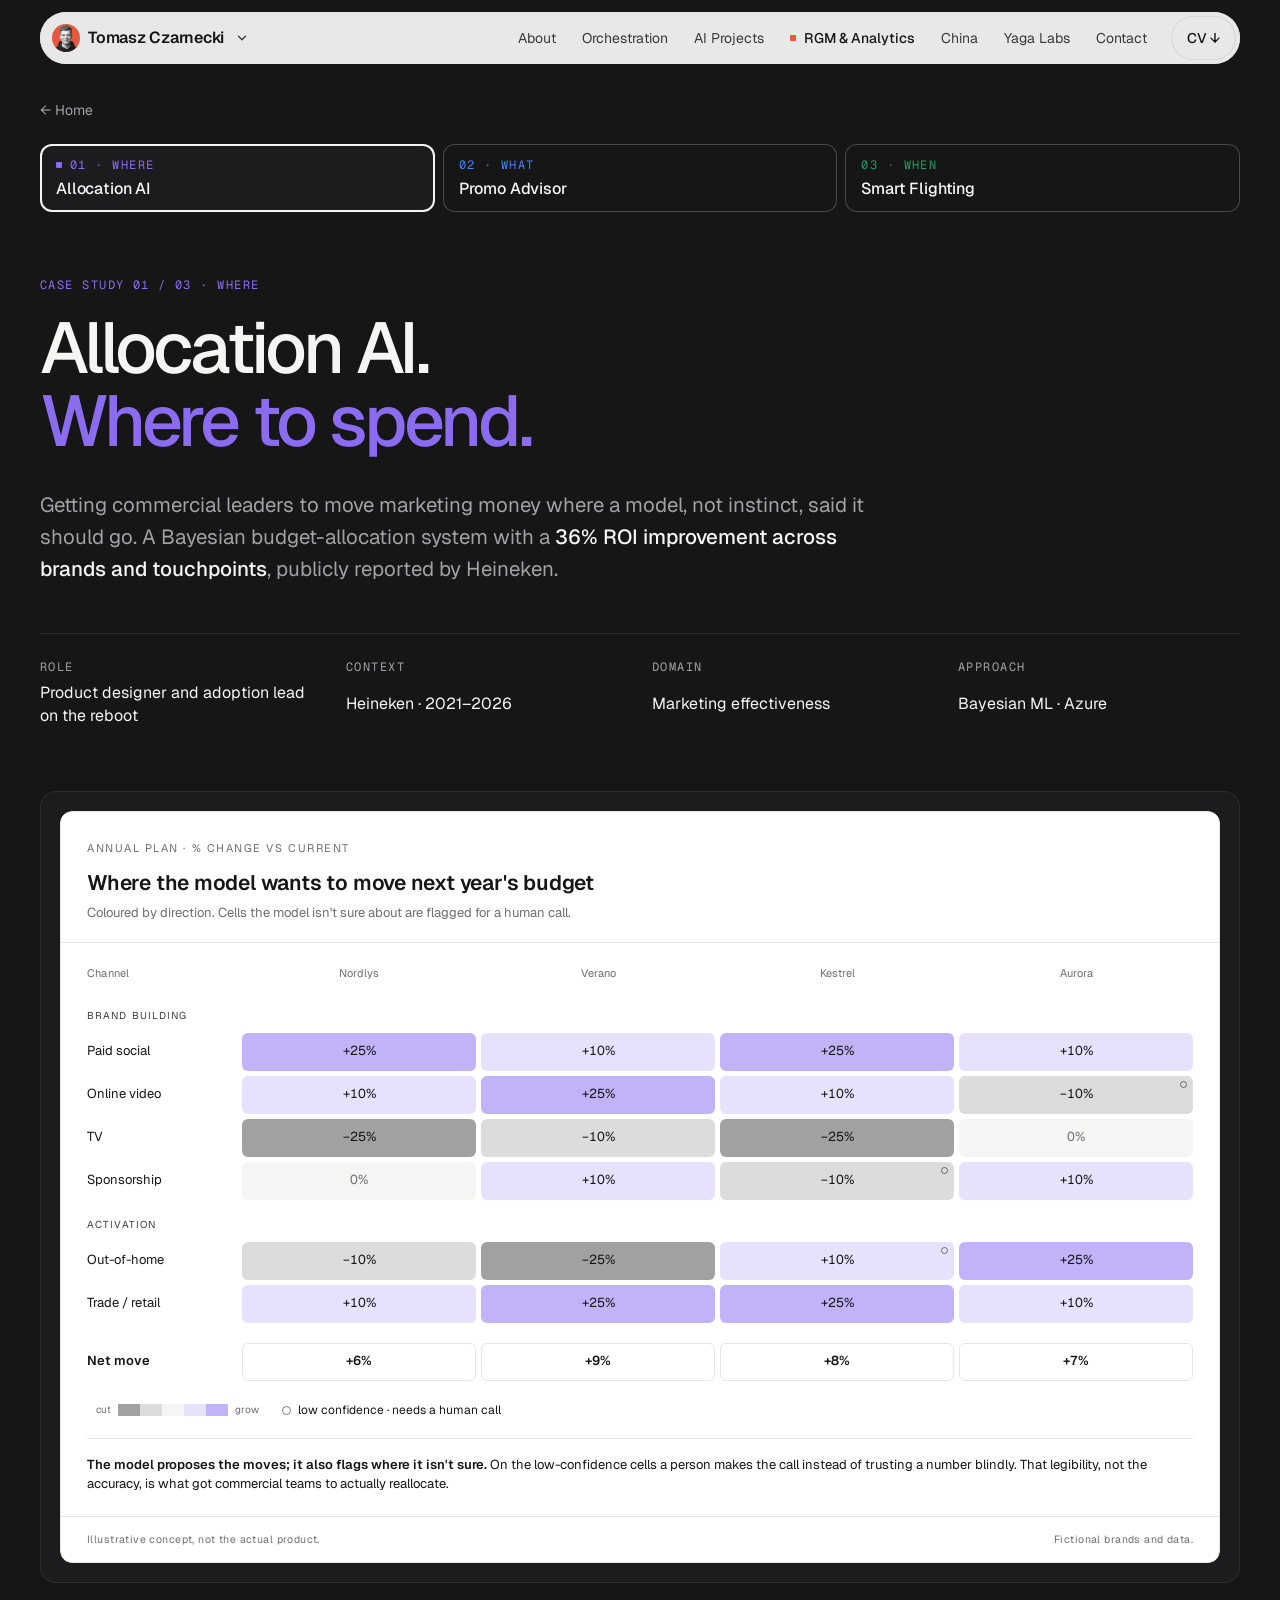
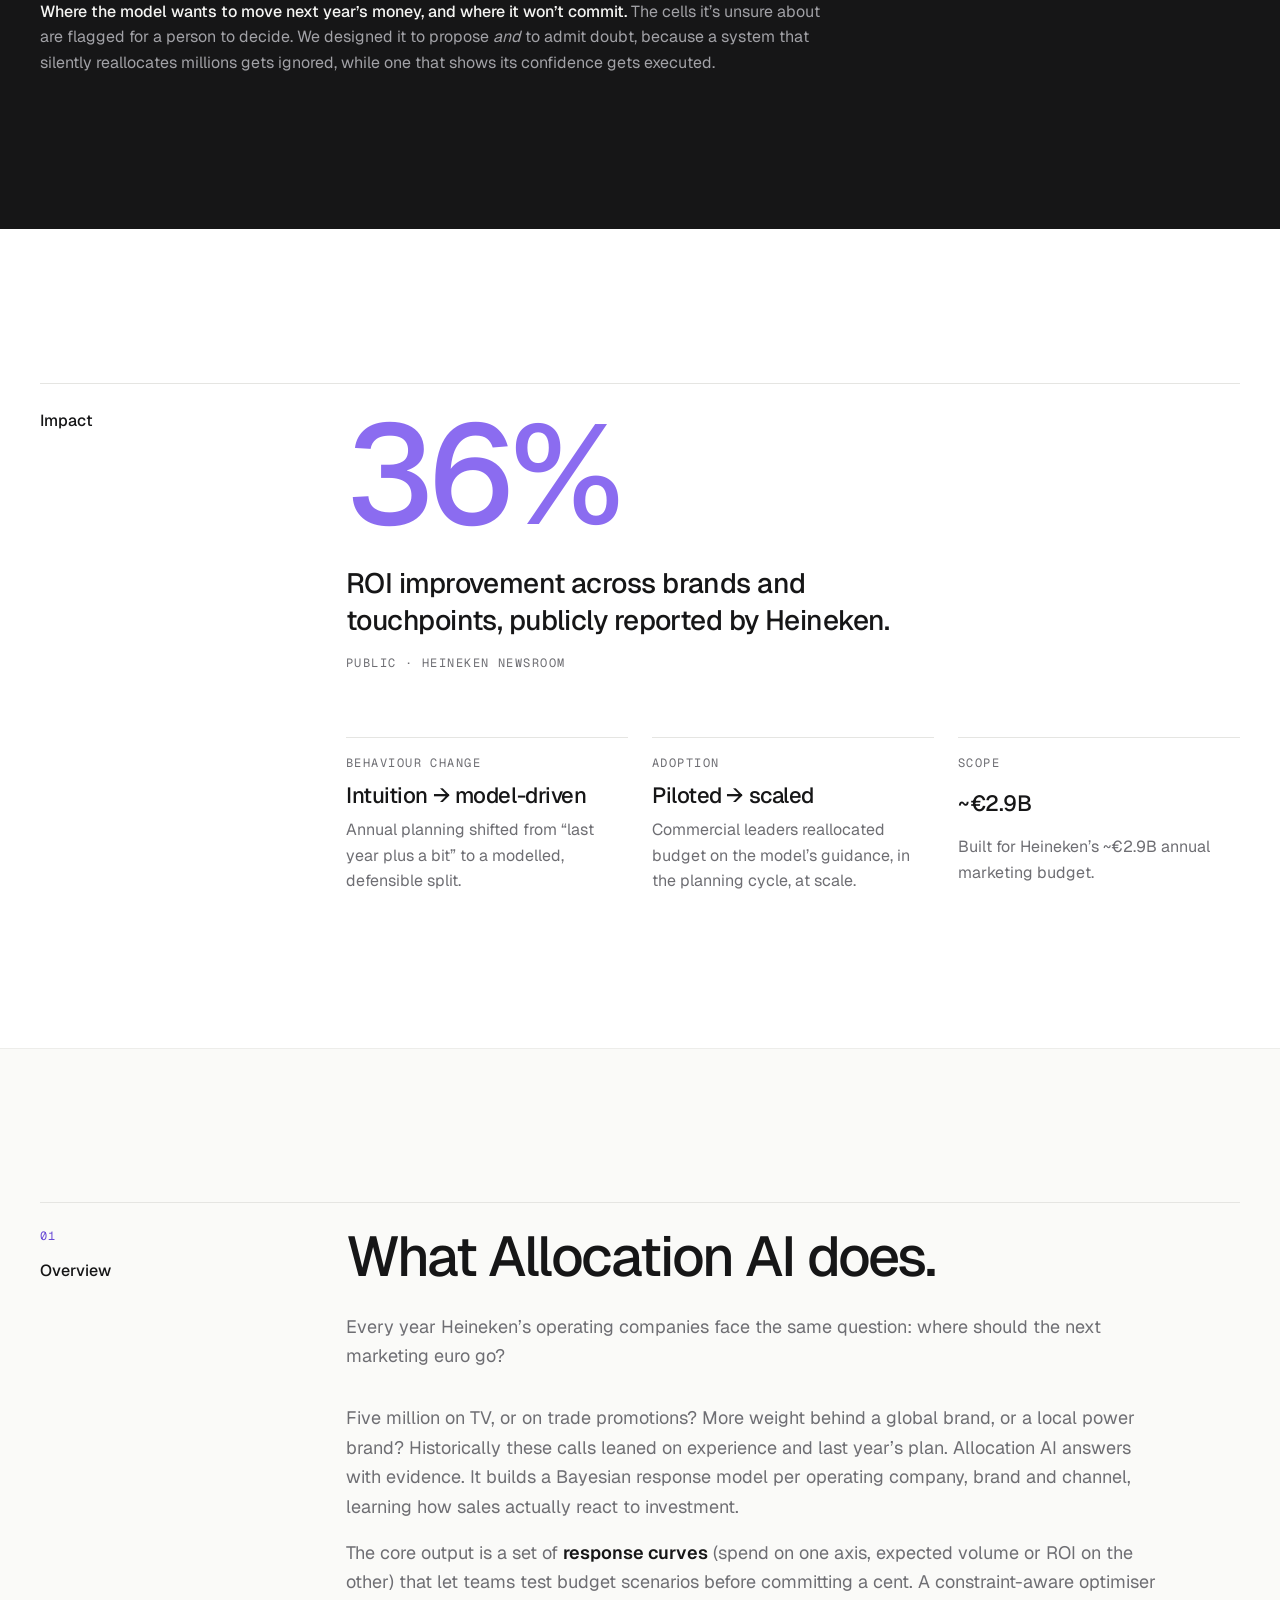
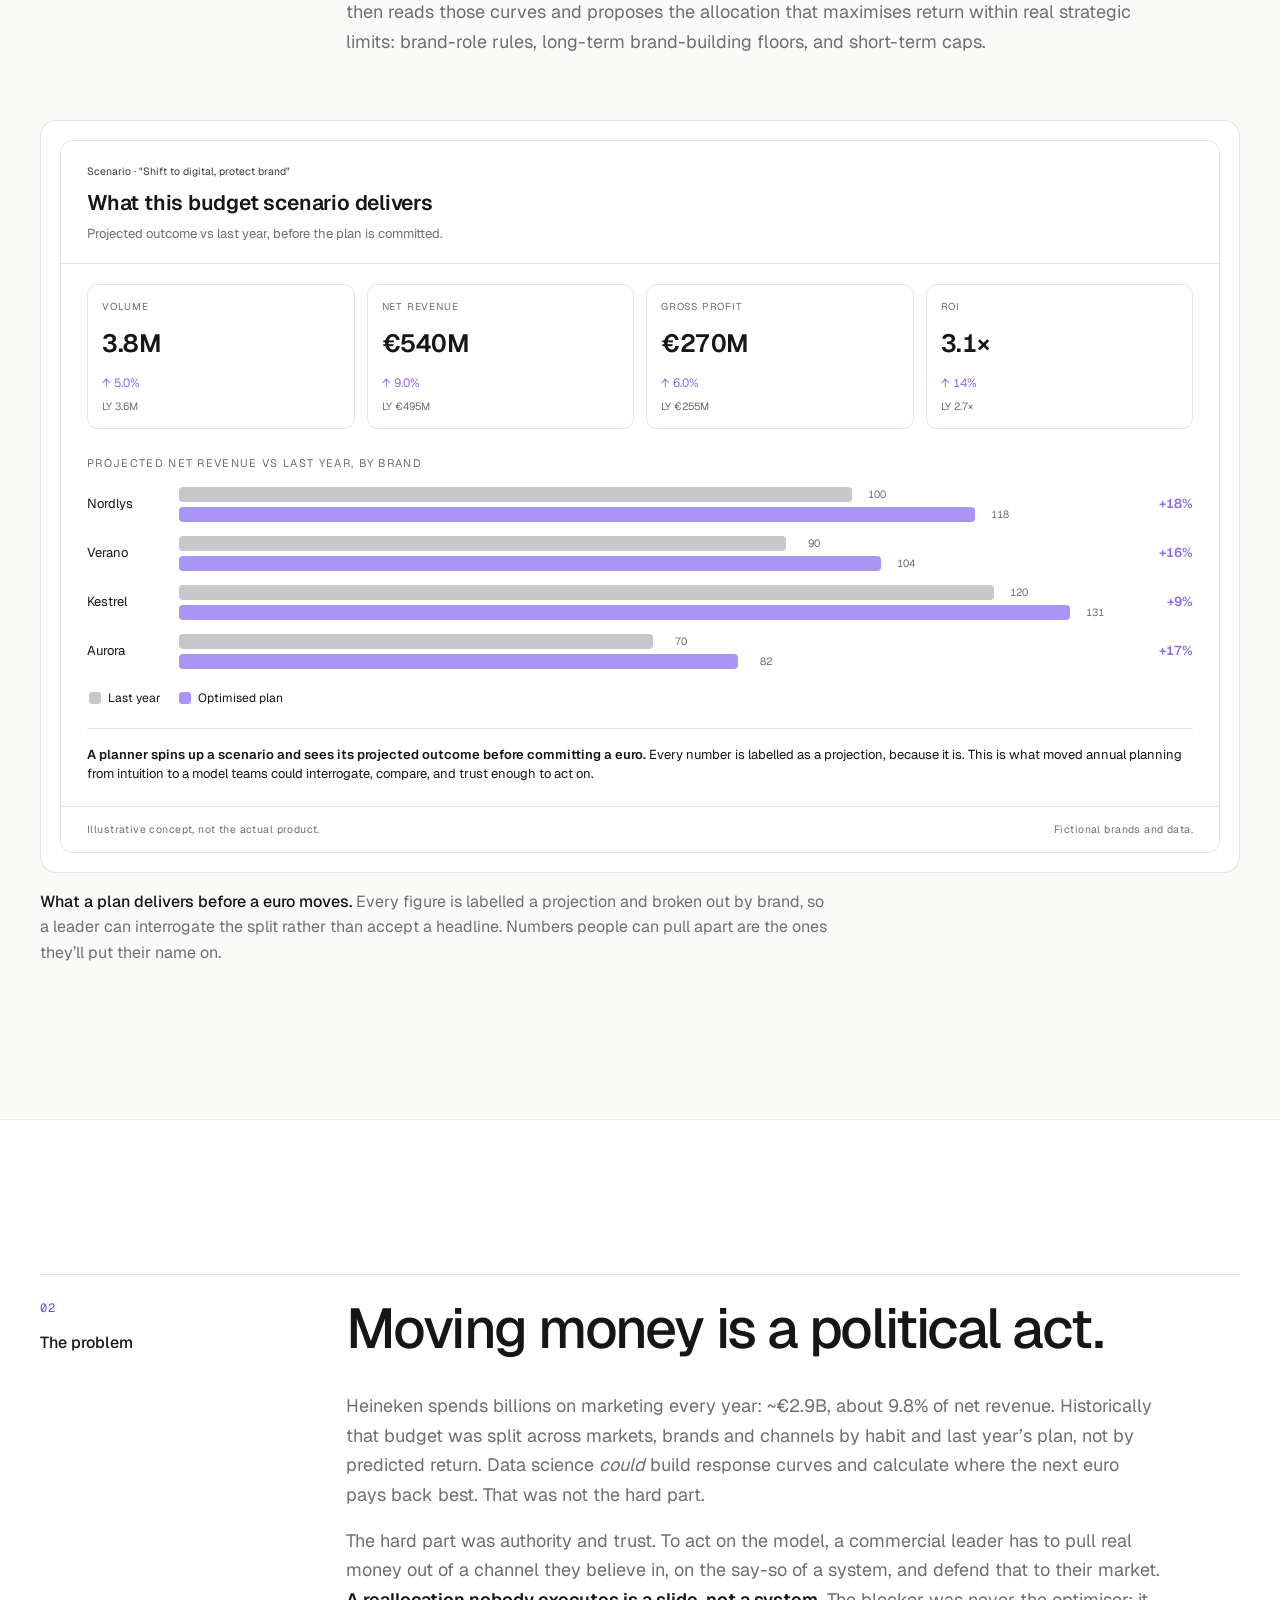
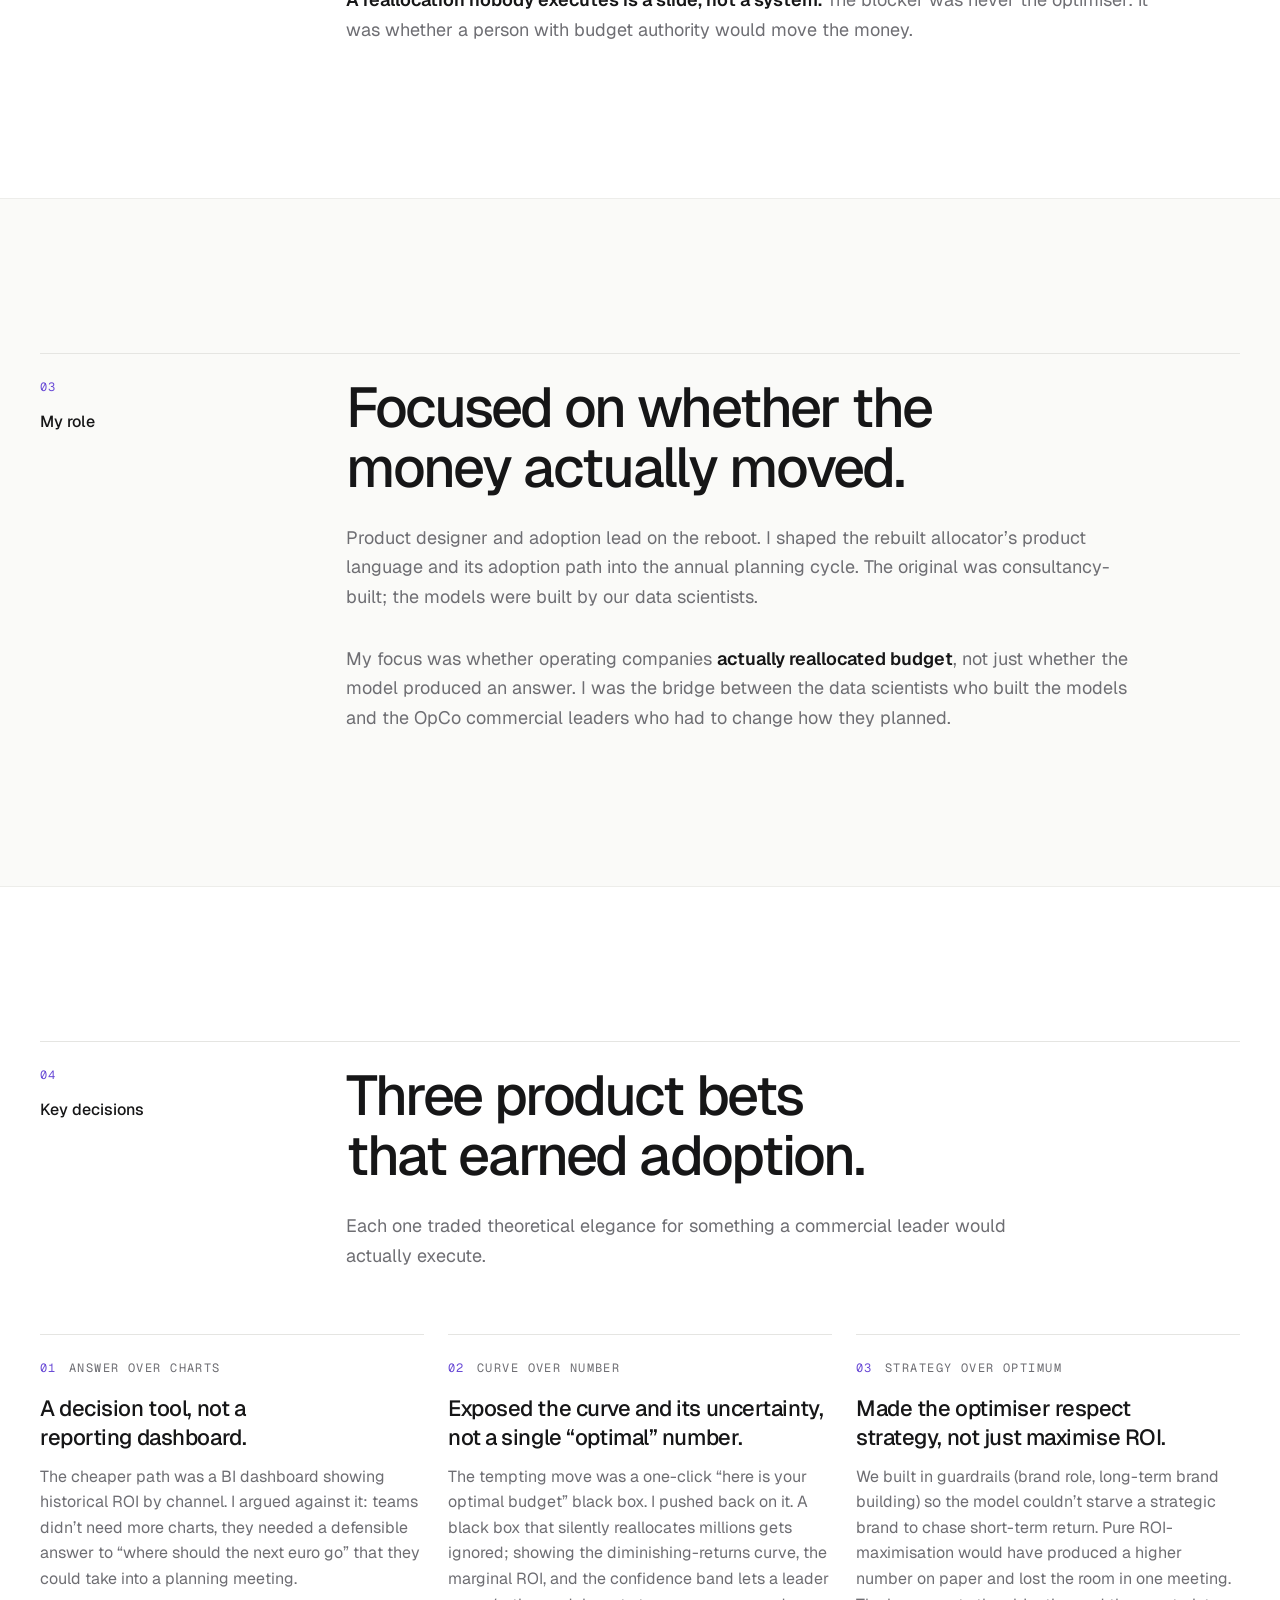
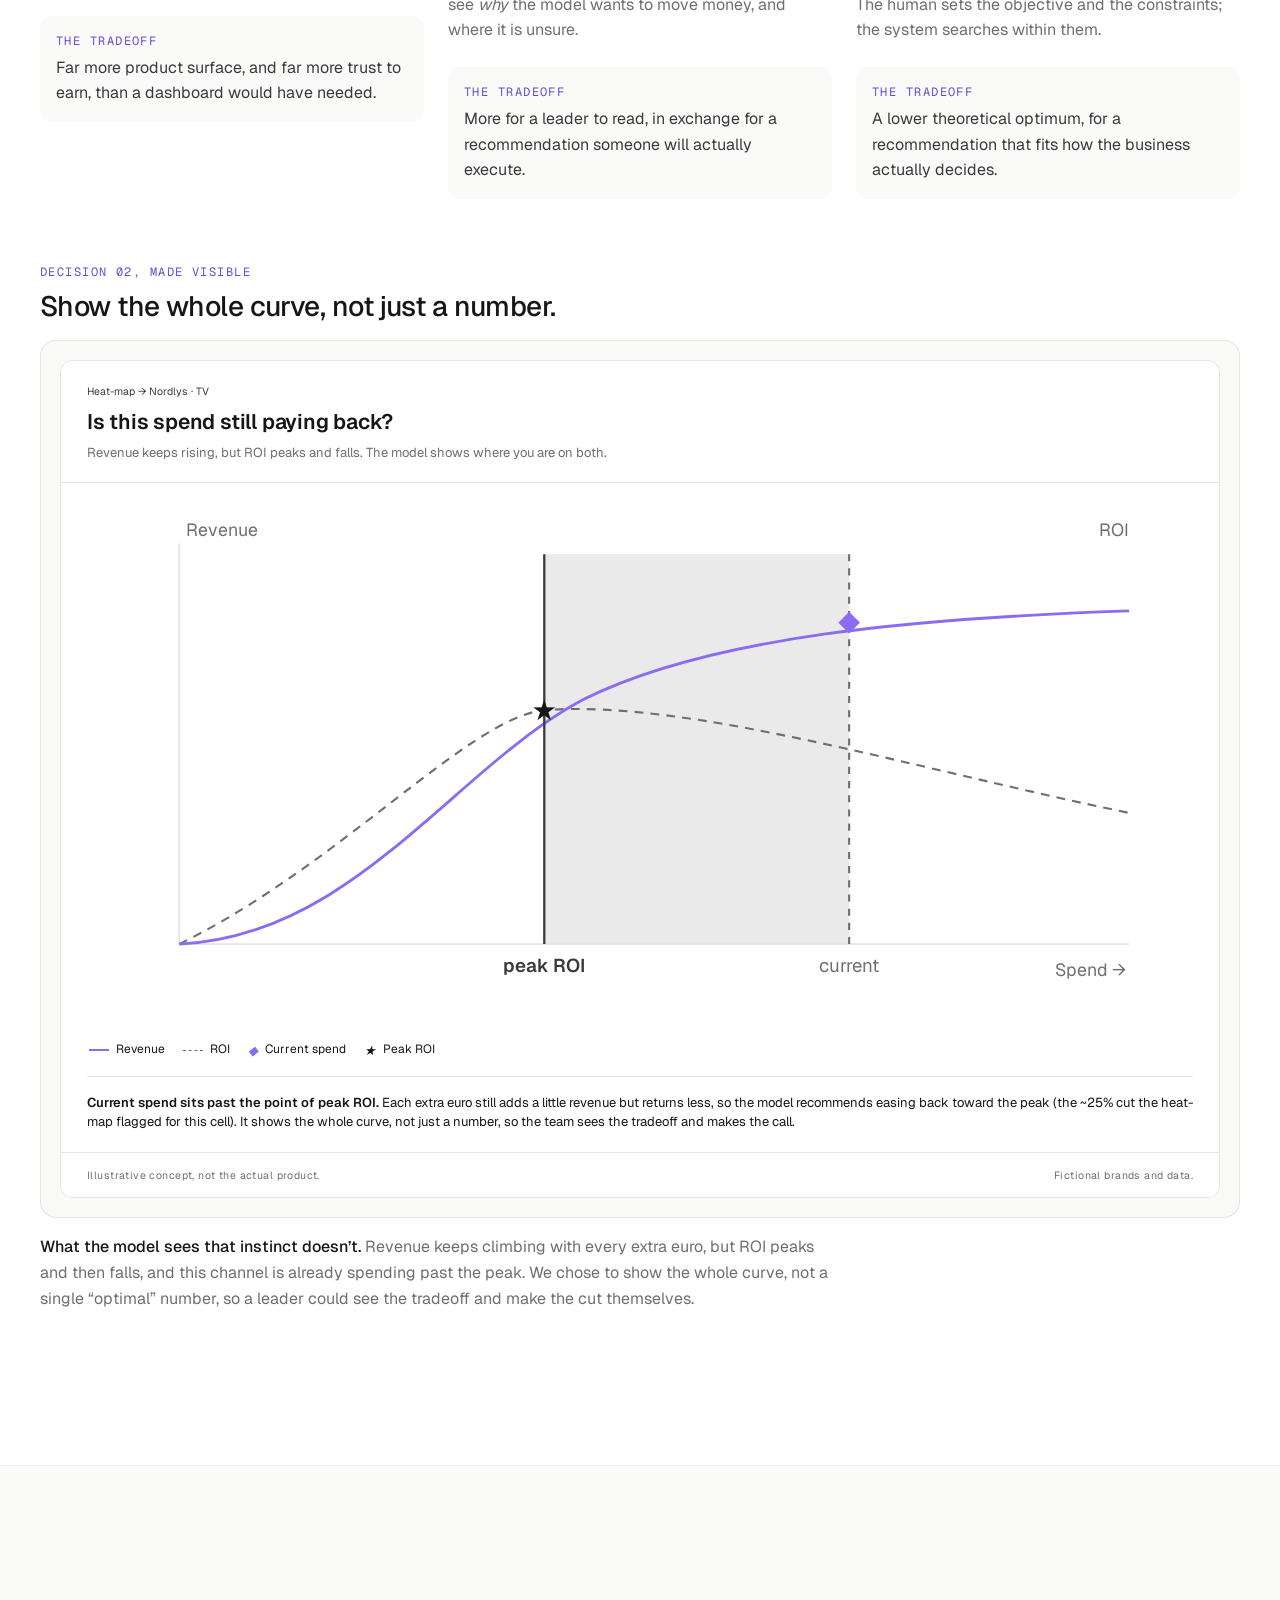
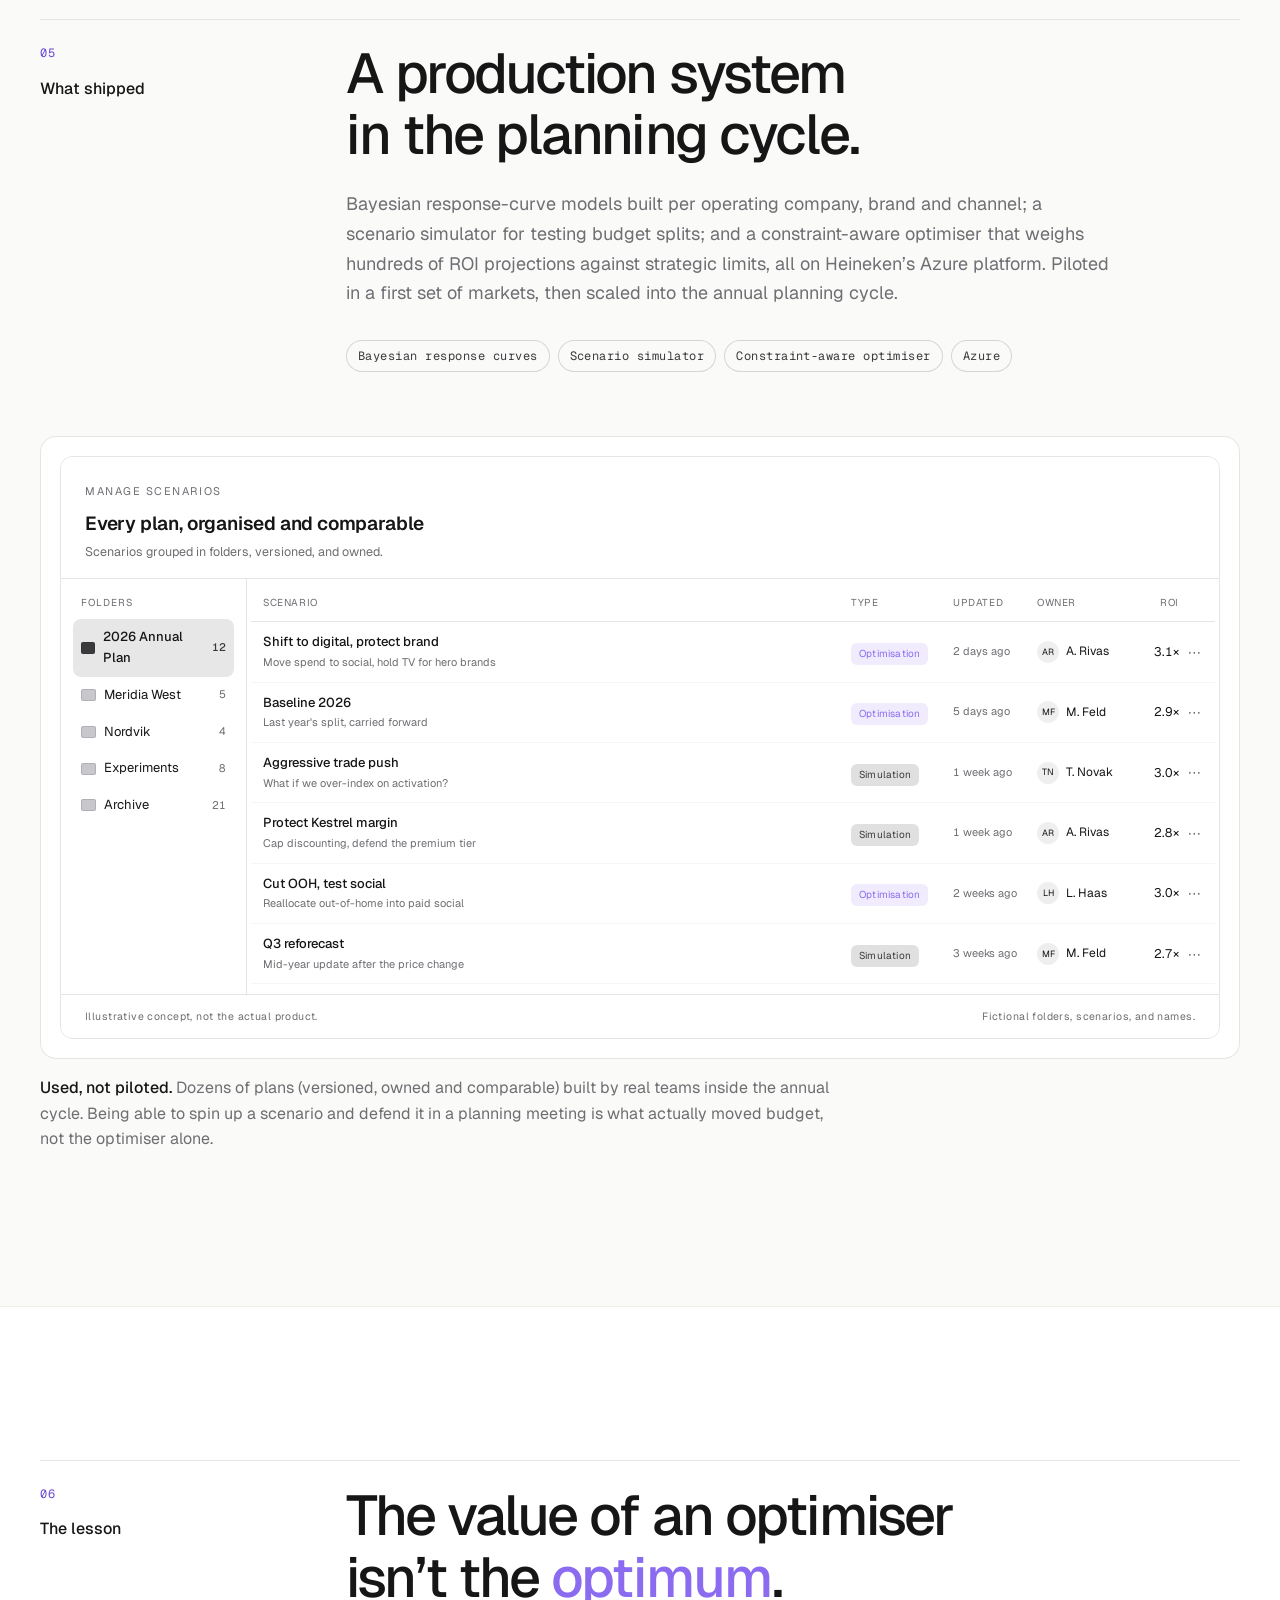
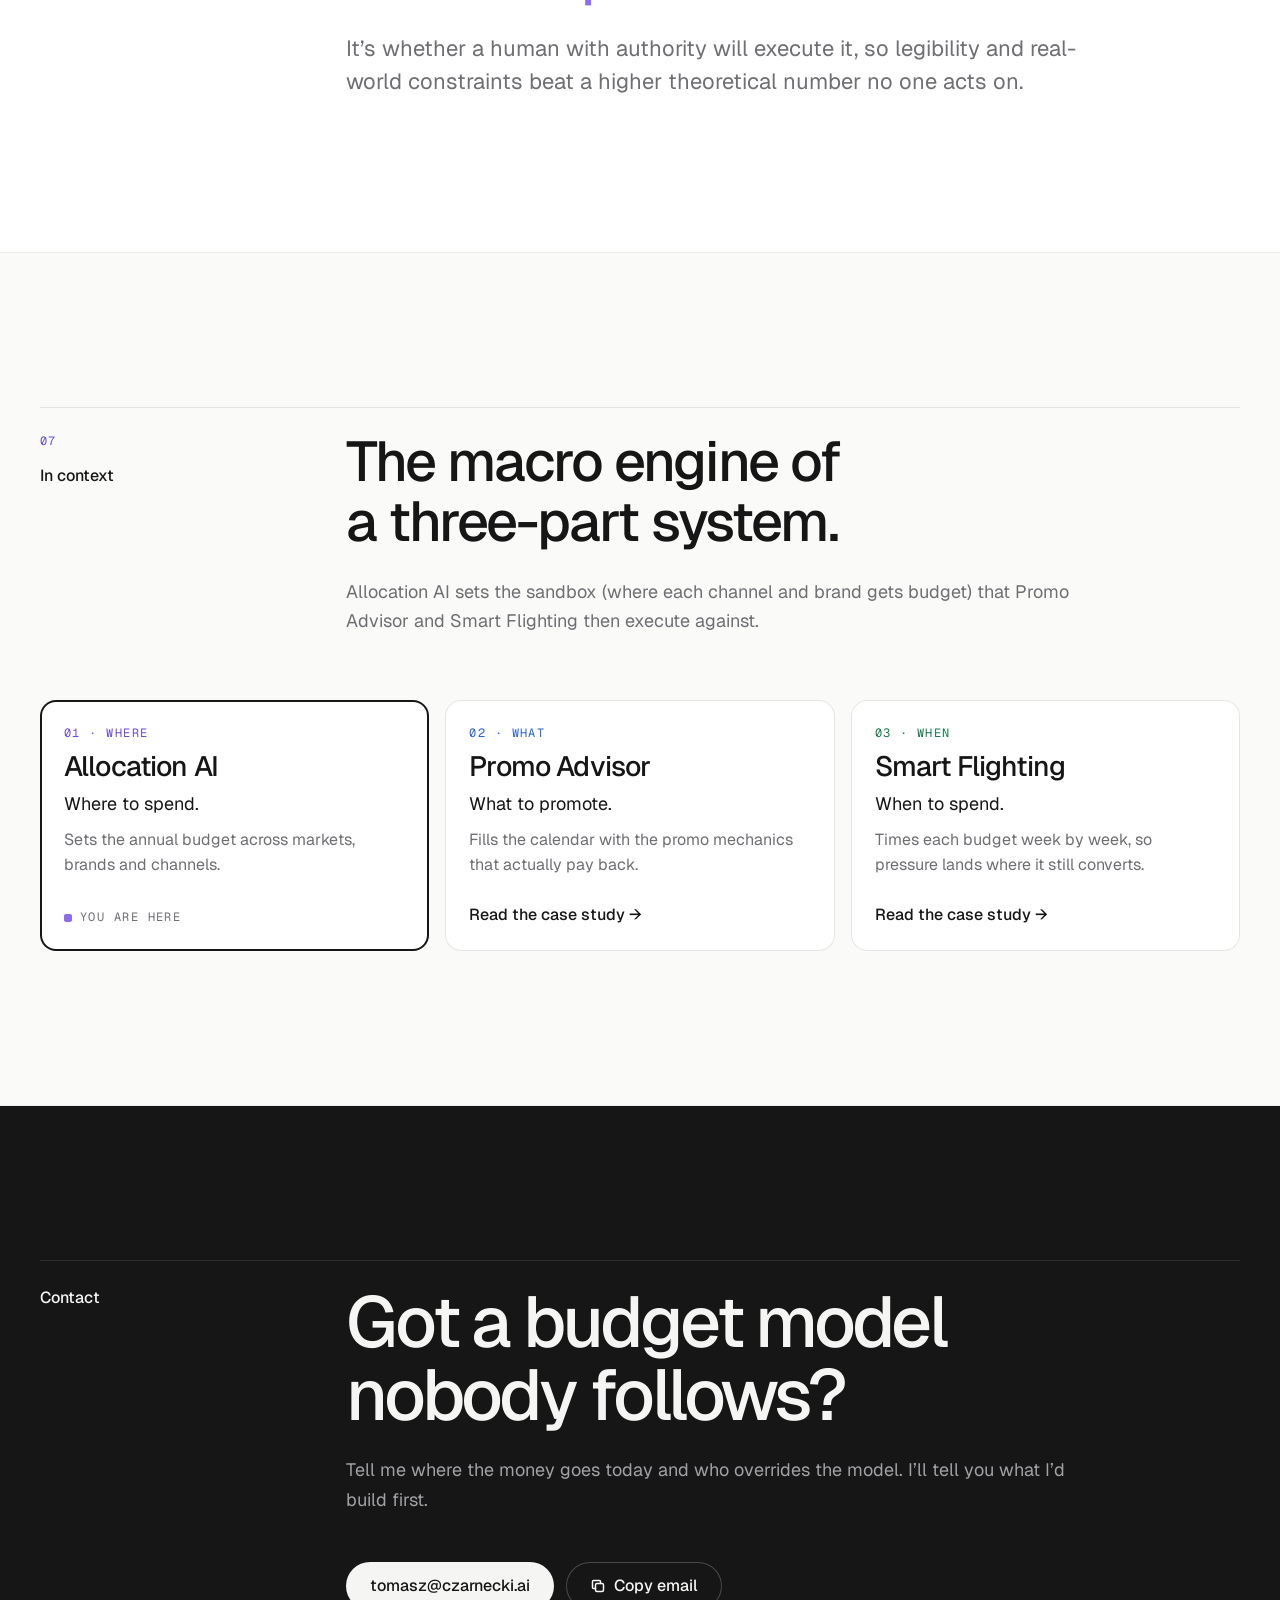
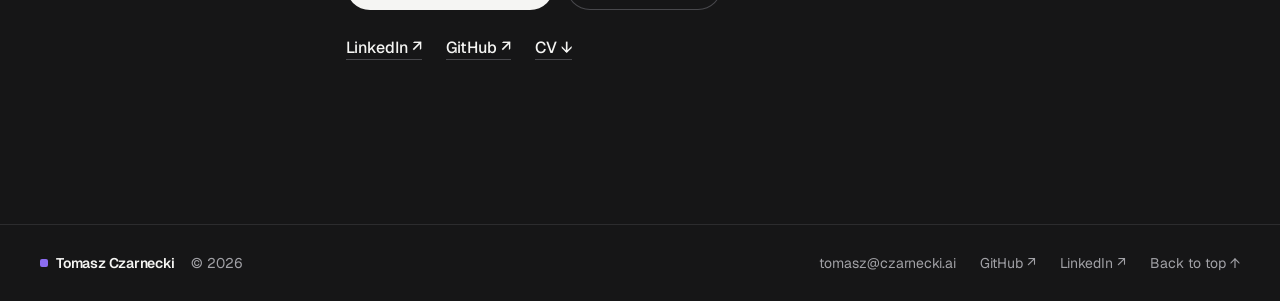
<file: allocation-ai.html>
<!DOCTYPE html>
<html lang="en" data-case="allocation-ai">
<head>
<meta charset="utf-8">
<meta name="viewport" content="width=device-width, initial-scale=1">
<meta name="color-scheme" content="light">
<title>Allocation AI · Case Study | Tomasz Czarnecki</title>
<meta name="description" content="Shaping the reboot of Heineken’s Bayesian budget allocator. 36% ROI improvement across brands and touchpoints, publicly reported by Heineken.">
<meta name="author" content="Tomasz Czarnecki">
<meta property="og:type" content="website">
<meta property="og:site_name" content="Tomasz Czarnecki">
<meta property="og:title" content="Allocation AI · Case Study | Tomasz Czarnecki">
<meta property="og:description" content="Shaping the reboot of Heineken’s Bayesian budget allocator. 36% ROI improvement across brands and touchpoints, publicly reported by Heineken.">
<meta property="og:url" content="https://czarnecki.ai/allocation-ai.html">
<meta property="og:image" content="https://czarnecki.ai/assets/og-card.jpg?v=7">
<meta name="twitter:card" content="summary_large_image">
<meta name="twitter:title" content="Allocation AI · Case Study | Tomasz Czarnecki">
<meta name="twitter:description" content="Shaping the reboot of Heineken’s Bayesian budget allocator. 36% ROI improvement across brands and touchpoints, publicly reported by Heineken.">
<meta name="twitter:image" content="https://czarnecki.ai/assets/og-card.jpg?v=7">
<link rel="canonical" href="https://czarnecki.ai/allocation-ai.html">
<meta name="theme-color" content="#161617">
<link rel="icon" type="image/png" sizes="32x32" href="assets/favicon-32.png?v=6">
<link rel="icon" type="image/png" sizes="16x16" href="assets/favicon-16.png?v=6">
<link rel="apple-touch-icon" sizes="180x180" href="assets/apple-touch-icon.png?v=6">
<link rel="manifest" href="assets/site.webmanifest">
<link rel="preconnect" href="https://fonts.googleapis.com">
<link rel="preconnect" href="https://fonts.gstatic.com" crossorigin>
<link href="https://fonts.googleapis.com/css2?family=Geist:wght@400;500;600&family=Geist+Mono:wght@400;500&display=swap" rel="stylesheet">
<style>
/* OD-LAYOUT-PRIMITIVES v1 — structure only: display, flex/grid, overflow, wrapping, ratio.
   Put this @layer first; product CSS outside the layer always wins. */
@layer od-layout {
  :where(.od-stack,.od-row,.od-row-top,.od-cluster,.od-grid,.od-field,.od-stat,.od-cell,.od-tile) > :where(*) { min-width: 0; }

  /* containers */
  .od-stack   { display: flex; flex-direction: column; gap: var(--od-gap, 8px); }
  .od-row     { display: flex; align-items: center; gap: var(--od-gap, 8px); }
  .od-row-top { display: flex; align-items: flex-start; gap: var(--od-gap, 8px); }
  .od-cluster { display: flex; flex-wrap: wrap; align-items: center; gap: var(--od-gap, 8px); }
  .od-fill    { flex: 1 1 0; min-width: 0; }
  .od-fixed   { flex: none; }
  .od-grid    { display: grid; gap: var(--od-gap, 12px); grid-template-columns: repeat(var(--od-cols, 3), minmax(0, 1fr)); }

  /* stacked information: each piece is its own line — never sibling inline spans */
  .od-stat, .od-field, .od-cell { display: grid; gap: var(--od-gap, 2px); }
  :where(.od-stat,.od-field,.od-cell) > :where(*) { display: block; }
  .od-tile { display: grid; grid-template-rows: auto 1fr; }
  :where(.od-tile) > :where(*) { display: block; }

  /* media keeps its intrinsic ratio by default; never a distorted or cropped
     cover by accident. height:auto lets the ratio win over an <img height="…">
     attribute. Cropping to a uniform box is an explicit opt-in: set --od-ratio
     AND add .od-media-cover together (per the core rule, only where a crop is
     deliberate — tile thumbs, decorative fills — never on full-frame content). */
  .od-media { display: block; width: 100%; height: auto; aspect-ratio: var(--od-ratio, auto); }
  .od-media-cover { object-fit: cover; }

  /* data text only — authored copy is rewritten to its budget instead */
  .od-truncate { display: block; max-width: 100%; overflow: hidden; white-space: nowrap; text-overflow: ellipsis; }
  .od-clamp-2, .od-clamp-3 { display: -webkit-box; -webkit-box-orient: vertical; overflow: hidden; overflow-wrap: anywhere; }
  .od-clamp-2 { -webkit-line-clamp: 2; }
  .od-clamp-3 { -webkit-line-clamp: 3; }
  .od-lines-2 { min-height: calc(2 * 1.4em); }   /* block-level reservation for a shared baseline */
  .od-nowrap  { white-space: nowrap; }           /* 数字+单位 · 价格+起 · 日期+星期 */
  .od-keep    { word-break: keep-all; overflow-wrap: anywhere; } /* CJK labels break at spaces / <wbr> first */

  /* screen skeleton (optional): bars take their own space, the middle scrolls — no padding guessed for chrome */
  .od-screen { display: grid; grid-template-rows: auto minmax(0, 1fr) auto; height: 100%; }
  .od-scroll { overflow-y: auto; overscroll-behavior: contain; min-height: 0; }

  /* horizontal rail: the next item peeks at the edge; trailing room survives overflow */
  .od-rail { display: flex; gap: var(--od-gap, 8px); overflow-x: auto; scroll-snap-type: x proximity; scrollbar-width: none;
             padding-inline: var(--od-rail-pad, 16px); scroll-padding-inline: var(--od-rail-pad, 16px); }
  .od-rail::-webkit-scrollbar { display: none; }
  :where(.od-rail) > :where(*) { flex: none; scroll-snap-align: start; }
  :where(.od-rail) > :where(:last-child) { margin-inline-end: var(--od-rail-pad, 16px); }

  .od-spacer { flex: none; visibility: hidden; pointer-events: none; }
  .od-touch  { min-width: 44px; min-height: 44px; }
}
/* /OD-LAYOUT-PRIMITIVES v1 */
</style>
<link rel="stylesheet" href="css/site.css">
</head>
<body>
<a class="skip" href="#main">Skip to content</a>

<header class="site-head">
  <div class="wrap">
    <nav class="nav" aria-label="Primary">
      <a class="brand" href="index.html"><span class="brand-avatar" aria-hidden="true"><img class="od-media" src="assets/tomasz_hoodie.webp" alt="" width="400" height="400"></span><span>Tomasz Czarnecki</span></a>
      <details class="switcher" data-switcher>
        <summary aria-label="Switch site"><svg class="ico" viewBox="0 0 16 16" fill="none" stroke="currentColor" stroke-width="1.5" stroke-linecap="round" stroke-linejoin="round" aria-hidden="true"><path d="M4 6l4 4 4-4"/></svg></summary>
        <div class="switcher-panel">
          <a class="switcher-item od-row" href="https://www.yaga.sh"><img class="od-fixed" src="assets/yaga-logo.svg" alt="" width="28" height="28"><span class="od-field"><span class="switcher-name">Yaga.sh</span><span class="switcher-desc">Experimentation platform</span></span></a>
          <a class="switcher-item od-row" href="https://yagalabs.io"><img class="od-fixed" src="assets/yagalabs-logo.svg" alt="" width="28" height="28"><span class="od-field"><span class="switcher-name">Yaga Labs</span><span class="switcher-desc">Corporate page</span></span></a>
        </div>
      </details>
      <ul class="nav-links">
        <li><a href="index.html#about">About</a></li>
        <li><a href="index.html#skills">Orchestration</a></li>
        <li><a href="index.html#projects">AI Projects</a></li>
        <li><a href="index.html#work" aria-current="page">RGM &amp; Analytics</a></li>
        <li><a href="index.html#china">China</a></li>
        <li><a href="index.html#yagalabs">Yaga Labs</a></li>
        <li><a href="#contact">Contact</a></li>
      </ul>
      <a class="nav-cv" href="https://czarnecki.ai/CV_TomaszCzarnecki_Latest.pdf" target="_blank" rel="noopener">CV ↓</a>
      <button class="nav-menu" type="button" data-menu-open aria-controls="menu" aria-expanded="false" aria-label="Open menu"><svg class="ico" viewBox="0 0 16 16" fill="none" stroke="currentColor" stroke-width="1.5" stroke-linecap="round" aria-hidden="true"><path d="M3 5.5h10M3 10.5h10"/></svg></button>
    </nav>
  </div>
</header>

<dialog class="sheet" id="menu" aria-label="Menu">
  <div class="sheet-inner">
    <div class="sheet-top od-row">
      <a class="brand" href="index.html"><span class="brand-avatar" aria-hidden="true"><img class="od-media" src="assets/tomasz_hoodie.webp" alt="" width="400" height="400"></span><span>Tomasz Czarnecki</span></a>
      <span class="od-fill"></span>
      <button class="sheet-close" type="button" data-menu-close aria-label="Close menu"><svg class="ico" viewBox="0 0 16 16" fill="none" stroke="currentColor" stroke-width="1.5" stroke-linecap="round" aria-hidden="true"><path d="M4 4l8 8M12 4l-8 8"/></svg></button>
    </div>
    <nav aria-label="Sections">
      <ul class="sheet-links">
        <li><a href="index.html#about"><span class="sheet-name">About</span><span class="sheet-num">01</span></a></li>
        <li><a href="index.html#skills"><span class="sheet-name">Orchestration</span><span class="sheet-num">02</span></a></li>
        <li><a href="index.html#projects"><span class="sheet-name">AI Projects</span><span class="sheet-num">03</span></a></li>
        <li><a href="index.html#work" aria-current="page"><span class="sheet-name">RGM &amp; Analytics</span><span class="sheet-num">04</span></a></li>
        <li><a href="index.html#china"><span class="sheet-name">China</span><span class="sheet-num">05</span></a></li>
        <li><a href="index.html#yagalabs"><span class="sheet-name">Yaga Labs</span><span class="sheet-num">06</span></a></li>
        <li><a href="#contact"><span class="sheet-name">Contact</span></a></li>
      </ul>
    </nav>
    <div class="sheet-foot od-cluster">
      <a class="btn btn-solid" href="mailto:tomasz@czarnecki.ai">Let’s talk</a>
      <a class="btn btn-line" href="https://czarnecki.ai/CV_TomaszCzarnecki_Latest.pdf" target="_blank" rel="noopener">CV ↓</a>
    </div>
  </div>
</dialog>

<main id="main">

  <section class="case-hero is-dark" id="top" aria-labelledby="case-title">
    <div class="wrap">
      <nav class="case-switch" aria-label="Case studies">
        <a class="case-back" href="index.html">← Home</a>
        <ol class="case-tabs">
          <li><span class="case-tab od-stat" data-case="allocation-ai" aria-current="page"><span class="mono-label">01 · Where</span><span class="case-tab-name">Allocation AI</span></span></li>
          <li><a class="case-tab od-stat" data-case="promo-advisor" href="promo-advisor.html"><span class="mono-label">02 · What</span><span class="case-tab-name">Promo Advisor</span></a></li>
          <li><a class="case-tab od-stat" data-case="smart-flighting" href="smart-flighting.html"><span class="mono-label">03 · When</span><span class="case-tab-name">Smart Flighting</span></a></li>
        </ol>
      </nav>
      <span class="mono-label case-eyebrow">Case study 01 / 03 · Where</span>
      <h1 class="case-title" id="case-title"><span>Allocation AI.</span> <span class="accent">Where to spend.</span></h1>
      <p class="case-lead">Getting commercial leaders to move marketing money where a model, not instinct, said it should go. A Bayesian budget-allocation system with a <strong>36% ROI improvement across brands and touchpoints</strong>, publicly reported by Heineken.</p>
      <dl class="facts">
        <div class="od-stat"><dt>Role</dt><dd>Product designer and adoption lead on the reboot</dd></div>
        <div class="od-stat"><dt>Context</dt><dd>Heineken · 2021–2026</dd></div>
        <div class="od-stat"><dt>Domain</dt><dd>Marketing effectiveness</dd></div>
        <div class="od-stat"><dt>Approach</dt><dd>Bayesian ML · Azure</dd></div>
      </dl>
      <figure class="viz" data-reveal>
  <div class="viz-frame"><div class="viz-scroll" tabindex="0" role="region" aria-label="Where the model wants to move next year’s money, and where it won’t commit">
<div style="color:#161617; font-family:'Geist',system-ui,sans-serif;"><div style="background:#FFFFFF; border:1px solid #E5E5E2; border-radius:12px; overflow:hidden;">
      <div style="padding:22px 26px 18px; border-bottom:1px solid #E5E5E2;">
        <span style="font-family:'Geist',system-ui,sans-serif; font-variant-numeric:tabular-nums; font-size:11px; letter-spacing:.14em; text-transform:uppercase; color:#6E6E73;">Annual plan · % change vs current</span>
        <h3 style="margin:6px 0 4px; font-size:21px; font-weight:600; letter-spacing:-.01em;">Where the model wants to move next year's budget</h3>
        <div style="color:#6E6E73; font-size:13px;">Coloured by direction. Cells the model isn't sure about are flagged for a human call.</div>
      </div>
      <div style="overflow-x:auto; overflow-y:hidden; -webkit-overflow-scrolling:touch;">
      <div style="padding:20px 26px 0; min-width:620px;">
        <div style="display:grid; grid-template-columns:150px repeat(4,1fr); gap:5px;">
          <div style="font-family:'Geist',system-ui,sans-serif; font-variant-numeric:tabular-nums; font-size:11px; letter-spacing:.02em; color:#6E6E73; text-align:left; padding:2px 0 8px;">Channel</div>
          <div style="font-family:'Geist',system-ui,sans-serif; font-variant-numeric:tabular-nums; font-size:11px; color:#6E6E73; text-align:center; padding:2px 0 8px;">Nordlys</div>
          <div style="font-family:'Geist',system-ui,sans-serif; font-variant-numeric:tabular-nums; font-size:11px; color:#6E6E73; text-align:center; padding:2px 0 8px;">Verano</div>
          <div style="font-family:'Geist',system-ui,sans-serif; font-variant-numeric:tabular-nums; font-size:11px; color:#6E6E73; text-align:center; padding:2px 0 8px;">Kestrel</div>
          <div style="font-family:'Geist',system-ui,sans-serif; font-variant-numeric:tabular-nums; font-size:11px; color:#6E6E73; text-align:center; padding:2px 0 8px;">Aurora</div>

          <div style="grid-column:1 / -1; font-family:'Geist',system-ui,sans-serif; font-variant-numeric:tabular-nums; font-size:10px; letter-spacing:.11em; text-transform:uppercase; color:#3A3A3D; padding:12px 0 4px;">Brand building</div>
          <div style="display:flex; align-items:center; font-size:13px; padding-right:8px;">Paid social</div>
          <div style="position:relative; height:38px; display:flex; align-items:center; justify-content:center; border-radius:6px; font-family:'Geist',system-ui,sans-serif; font-variant-numeric:tabular-nums; font-size:13px; background:rgba(139,108,240,.52);">+25%</div>
          <div style="position:relative; height:38px; display:flex; align-items:center; justify-content:center; border-radius:6px; font-family:'Geist',system-ui,sans-serif; font-variant-numeric:tabular-nums; font-size:13px; background:rgba(139,108,240,.20);">+10%</div>
          <div style="position:relative; height:38px; display:flex; align-items:center; justify-content:center; border-radius:6px; font-family:'Geist',system-ui,sans-serif; font-variant-numeric:tabular-nums; font-size:13px; background:rgba(139,108,240,.52);">+25%</div>
          <div style="position:relative; height:38px; display:flex; align-items:center; justify-content:center; border-radius:6px; font-family:'Geist',system-ui,sans-serif; font-variant-numeric:tabular-nums; font-size:13px; background:rgba(139,108,240,.20);">+10%</div>

          <div style="display:flex; align-items:center; font-size:13px; padding-right:8px;">Online video</div>
          <div style="position:relative; height:38px; display:flex; align-items:center; justify-content:center; border-radius:6px; font-family:'Geist',system-ui,sans-serif; font-variant-numeric:tabular-nums; font-size:13px; background:rgba(139,108,240,.20);">+10%</div>
          <div style="position:relative; height:38px; display:flex; align-items:center; justify-content:center; border-radius:6px; font-family:'Geist',system-ui,sans-serif; font-variant-numeric:tabular-nums; font-size:13px; background:rgba(139,108,240,.52);">+25%</div>
          <div style="position:relative; height:38px; display:flex; align-items:center; justify-content:center; border-radius:6px; font-family:'Geist',system-ui,sans-serif; font-variant-numeric:tabular-nums; font-size:13px; background:rgba(139,108,240,.20);">+10%</div>
          <div style="position:relative; height:38px; display:flex; align-items:center; justify-content:center; border-radius:6px; font-family:'Geist',system-ui,sans-serif; font-variant-numeric:tabular-nums; font-size:13px; background:rgba(22,22,23,.15);">−10%<span style="position:absolute; top:5px; right:6px; width:7px; height:7px; border:1.5px solid rgba(22,22,23,.55); border-radius:50%;"></span></div>

          <div style="display:flex; align-items:center; font-size:13px; padding-right:8px;">TV</div>
          <div style="position:relative; height:38px; display:flex; align-items:center; justify-content:center; border-radius:6px; font-family:'Geist',system-ui,sans-serif; font-variant-numeric:tabular-nums; font-size:13px; background:rgba(22,22,23,.40);">−25%</div>
          <div style="position:relative; height:38px; display:flex; align-items:center; justify-content:center; border-radius:6px; font-family:'Geist',system-ui,sans-serif; font-variant-numeric:tabular-nums; font-size:13px; background:rgba(22,22,23,.15);">−10%</div>
          <div style="position:relative; height:38px; display:flex; align-items:center; justify-content:center; border-radius:6px; font-family:'Geist',system-ui,sans-serif; font-variant-numeric:tabular-nums; font-size:13px; background:rgba(22,22,23,.40);">−25%</div>
          <div style="position:relative; height:38px; display:flex; align-items:center; justify-content:center; border-radius:6px; font-family:'Geist',system-ui,sans-serif; font-variant-numeric:tabular-nums; font-size:13px; background:#F5F5F3; color:#6E6E73;">0%</div>

          <div style="display:flex; align-items:center; font-size:13px; padding-right:8px;">Sponsorship</div>
          <div style="position:relative; height:38px; display:flex; align-items:center; justify-content:center; border-radius:6px; font-family:'Geist',system-ui,sans-serif; font-variant-numeric:tabular-nums; font-size:13px; background:#F5F5F3; color:#6E6E73;">0%</div>
          <div style="position:relative; height:38px; display:flex; align-items:center; justify-content:center; border-radius:6px; font-family:'Geist',system-ui,sans-serif; font-variant-numeric:tabular-nums; font-size:13px; background:rgba(139,108,240,.20);">+10%</div>
          <div style="position:relative; height:38px; display:flex; align-items:center; justify-content:center; border-radius:6px; font-family:'Geist',system-ui,sans-serif; font-variant-numeric:tabular-nums; font-size:13px; background:rgba(22,22,23,.15);">−10%<span style="position:absolute; top:5px; right:6px; width:7px; height:7px; border:1.5px solid rgba(22,22,23,.55); border-radius:50%;"></span></div>
          <div style="position:relative; height:38px; display:flex; align-items:center; justify-content:center; border-radius:6px; font-family:'Geist',system-ui,sans-serif; font-variant-numeric:tabular-nums; font-size:13px; background:rgba(139,108,240,.20);">+10%</div>

          <div style="grid-column:1 / -1; font-family:'Geist',system-ui,sans-serif; font-variant-numeric:tabular-nums; font-size:10px; letter-spacing:.11em; text-transform:uppercase; color:#3A3A3D; padding:12px 0 4px;">Activation</div>
          <div style="display:flex; align-items:center; font-size:13px; padding-right:8px;">Out-of-home</div>
          <div style="position:relative; height:38px; display:flex; align-items:center; justify-content:center; border-radius:6px; font-family:'Geist',system-ui,sans-serif; font-variant-numeric:tabular-nums; font-size:13px; background:rgba(22,22,23,.15);">−10%</div>
          <div style="position:relative; height:38px; display:flex; align-items:center; justify-content:center; border-radius:6px; font-family:'Geist',system-ui,sans-serif; font-variant-numeric:tabular-nums; font-size:13px; background:rgba(22,22,23,.40);">−25%</div>
          <div style="position:relative; height:38px; display:flex; align-items:center; justify-content:center; border-radius:6px; font-family:'Geist',system-ui,sans-serif; font-variant-numeric:tabular-nums; font-size:13px; background:rgba(139,108,240,.20);">+10%<span style="position:absolute; top:5px; right:6px; width:7px; height:7px; border:1.5px solid rgba(22,22,23,.55); border-radius:50%;"></span></div>
          <div style="position:relative; height:38px; display:flex; align-items:center; justify-content:center; border-radius:6px; font-family:'Geist',system-ui,sans-serif; font-variant-numeric:tabular-nums; font-size:13px; background:rgba(139,108,240,.52);">+25%</div>

          <div style="display:flex; align-items:center; font-size:13px; padding-right:8px;">Trade / retail</div>
          <div style="position:relative; height:38px; display:flex; align-items:center; justify-content:center; border-radius:6px; font-family:'Geist',system-ui,sans-serif; font-variant-numeric:tabular-nums; font-size:13px; background:rgba(139,108,240,.20);">+10%</div>
          <div style="position:relative; height:38px; display:flex; align-items:center; justify-content:center; border-radius:6px; font-family:'Geist',system-ui,sans-serif; font-variant-numeric:tabular-nums; font-size:13px; background:rgba(139,108,240,.52);">+25%</div>
          <div style="position:relative; height:38px; display:flex; align-items:center; justify-content:center; border-radius:6px; font-family:'Geist',system-ui,sans-serif; font-variant-numeric:tabular-nums; font-size:13px; background:rgba(139,108,240,.52);">+25%</div>
          <div style="position:relative; height:38px; display:flex; align-items:center; justify-content:center; border-radius:6px; font-family:'Geist',system-ui,sans-serif; font-variant-numeric:tabular-nums; font-size:13px; background:rgba(139,108,240,.20);">+10%</div>

          <div style="grid-column:1 / -1; height:10px;"></div>
          <div style="display:flex; align-items:center; font-size:13px; padding-right:8px; font-weight:600;">Net move</div>
          <div style="position:relative; height:38px; display:flex; align-items:center; justify-content:center; border-radius:6px; font-family:'Geist',system-ui,sans-serif; font-variant-numeric:tabular-nums; font-size:13px; border:1px solid #E5E5E2; font-weight:600;">+6%</div>
          <div style="position:relative; height:38px; display:flex; align-items:center; justify-content:center; border-radius:6px; font-family:'Geist',system-ui,sans-serif; font-variant-numeric:tabular-nums; font-size:13px; border:1px solid #E5E5E2; font-weight:600;">+9%</div>
          <div style="position:relative; height:38px; display:flex; align-items:center; justify-content:center; border-radius:6px; font-family:'Geist',system-ui,sans-serif; font-variant-numeric:tabular-nums; font-size:13px; border:1px solid #E5E5E2; font-weight:600;">+8%</div>
          <div style="position:relative; height:38px; display:flex; align-items:center; justify-content:center; border-radius:6px; font-family:'Geist',system-ui,sans-serif; font-variant-numeric:tabular-nums; font-size:13px; border:1px solid #E5E5E2; font-weight:600;">+7%</div>
        </div>
      </div>
      </div>
      <div style="padding:0 26px 22px;">
        <div style="display:flex; gap:16px; flex-wrap:wrap; align-items:center; margin:20px 2px 0; font-size:12px;">
          <span style="display:inline-flex; align-items:center; gap:0;">
            <span style="font-family:'Geist',system-ui,sans-serif; font-variant-numeric:tabular-nums; font-size:10px; color:#6E6E73; margin:0 7px;">cut</span>
            <i style="width:22px; height:12px; display:inline-block; background:rgba(22,22,23,.40);"></i><i style="width:22px; height:12px; display:inline-block; background:rgba(22,22,23,.15);"></i><i style="width:22px; height:12px; display:inline-block; background:#F5F5F3;"></i><i style="width:22px; height:12px; display:inline-block; background:rgba(139,108,240,.20);"></i><i style="width:22px; height:12px; display:inline-block; background:rgba(139,108,240,.52);"></i>
            <span style="font-family:'Geist',system-ui,sans-serif; font-variant-numeric:tabular-nums; font-size:10px; color:#6E6E73; margin:0 7px;">grow</span>
          </span>
          <span style="display:inline-flex; align-items:center; gap:7px;"><span style="width:9px; height:9px; border:1.5px solid rgba(22,22,23,.55); border-radius:50%; display:inline-block;"></span>low confidence · needs a human call</span>
        </div>

        <div style="margin-top:18px; border-top:1px solid #E5E5E2; padding-top:16px; font-size:13px; line-height:1.5;"><b style="font-weight:600;">The model proposes the moves; it also flags where it isn't sure.</b> On the low-confidence cells a person makes the call instead of trusting a number blindly. That legibility, not the accuracy, is what got commercial teams to actually reallocate.</div>
      </div>
      <div style="padding:14px 26px; border-top:1px solid #E5E5E2; font-family:'Geist',system-ui,sans-serif; font-variant-numeric:tabular-nums; font-size:10.5px; letter-spacing:.04em; color:#6E6E73; display:flex; justify-content:space-between; flex-wrap:wrap; gap:6px;">
        <span>Illustrative concept, not the actual product.</span><span>Fictional brands and data.</span>
      </div>
    </div></div>
  </div></div>
  <figcaption><span>Where the model wants to move next year’s money, and where it won’t commit.</span> The cells it’s unsure about are flagged for a person to decide. We designed it to propose <em>and</em> to admit doubt, because a system that silently reallocates millions gets ignored, while one that shows its confidence gets executed.</figcaption>
</figure>
    </div>
  </section>

  <section class="sec" id="impact" aria-labelledby="impact-label">
    <div class="wrap">
      <div class="sec-head grid12" data-reveal>
        <div class="sec-index col-index"><span class="sec-label" id="impact-label">Impact</span></div>
        <div class="col-body">
          <p class="impact-num">36%</p>
          <p class="impact-text">ROI improvement across brands and touchpoints, publicly reported by Heineken.</p>
          <span class="mono-label impact-src">Public · Heineken newsroom</span>
          <ul class="impact-cards">
            <li class="od-stat"><span class="mono-label">Behaviour change</span><span class="impact-v">Intuition → model-driven</span><span class="impact-d">Annual planning shifted from “last year plus a bit” to a modelled, defensible split.</span></li>
            <li class="od-stat"><span class="mono-label">Adoption</span><span class="impact-v">Piloted → scaled</span><span class="impact-d">Commercial leaders reallocated budget on the model’s guidance, in the planning cycle, at scale.</span></li>
            <li class="od-stat"><span class="mono-label">Scope</span><span class="impact-v">~€2.9B</span><span class="impact-d">Built for Heineken’s ~€2.9B annual marketing budget.</span></li>
          </ul>
        </div>
      </div>
    </div>
  </section>

  <section class="sec sec--alt" id="overview" aria-labelledby="overview-title">
    <div class="wrap">
      <header class="sec-head grid12" data-reveal>
        <div class="sec-index col-index"><span class="sec-num">01</span><span class="sec-label">Overview</span></div>
        <div class="col-body">
          <h2 class="sec-title" id="overview-title">What Allocation AI does.</h2>
          <p class="lead">Every year Heineken’s operating companies face the same question: where should the next marketing euro go?</p>
        </div>
      </header>
      <div class="grid12">
        <div class="prose col-body" data-reveal>
          <p>Five million on TV, or on trade promotions? More weight behind a global brand, or a local power brand? Historically these calls leaned on experience and last year’s plan. Allocation AI answers with evidence. It builds a Bayesian response model per operating company, brand and channel, learning how sales actually react to investment.</p>
          <p>The core output is a set of <strong>response curves</strong> (spend on one axis, expected volume or ROI on the other) that let teams test budget scenarios before committing a cent. A constraint-aware optimiser then reads those curves and proposes the allocation that maximises return within real strategic limits: brand-role rules, long-term brand-building floors, and short-term caps.</p>
        </div>
      </div>
      <figure class="viz" data-reveal>
  <div class="viz-frame"><div class="viz-scroll" tabindex="0" role="region" aria-label="What a plan delivers before a euro moves">
<div style="color:#161617; font-family:'Geist',system-ui,sans-serif;"><div style="background:#FFFFFF; border:1px solid #E5E5E2; border-radius:12px; overflow:hidden;">
      <div style="padding:22px 26px 18px; border-bottom:1px solid #E5E5E2;">
        <div style="font-family:'Geist',system-ui,sans-serif; font-variant-numeric:tabular-nums; font-size:10.5px; color:#3A3A3D; margin-bottom:2px;">Scenario · "Shift to digital, protect brand"</div>
        <h3 style="margin:6px 0 4px; font-size:21px; font-weight:600; letter-spacing:-.01em;">What this budget scenario delivers</h3>
        <div style="color:#6E6E73; font-size:13px;">Projected outcome vs last year, before the plan is committed.</div>
      </div>
      <div style="padding:20px 26px 0;">
        <div id="v2-kpi-scenario" style="display:grid; grid-template-columns:repeat(4,1fr); gap:12px; margin-bottom:26px;">
          <div style="border:1px solid #E5E5E2; border-radius:11px; padding:14px 14px 13px;"><div style="font-family:'Geist',system-ui,sans-serif; font-variant-numeric:tabular-nums; font-size:10px; letter-spacing:.08em; text-transform:uppercase; color:#6E6E73;">Volume</div><div style="font-family:'Geist',system-ui,sans-serif; font-variant-numeric:tabular-nums; font-size:25px; font-weight:600; letter-spacing:-.02em; margin:8px 0 6px;">3.8M</div><div style="font-family:'Geist',system-ui,sans-serif; font-variant-numeric:tabular-nums; font-size:12px; color:#8B6CF0; display:inline-flex; align-items:center; gap:4px;">↑ 5.0%</div><div style="font-family:'Geist',system-ui,sans-serif; font-variant-numeric:tabular-nums; font-size:10.5px; color:#6E6E73; margin-top:4px;">LY 3.6M</div></div>
          <div style="border:1px solid #E5E5E2; border-radius:11px; padding:14px 14px 13px;"><div style="font-family:'Geist',system-ui,sans-serif; font-variant-numeric:tabular-nums; font-size:10px; letter-spacing:.08em; text-transform:uppercase; color:#6E6E73;">Net revenue</div><div style="font-family:'Geist',system-ui,sans-serif; font-variant-numeric:tabular-nums; font-size:25px; font-weight:600; letter-spacing:-.02em; margin:8px 0 6px;">€540M</div><div style="font-family:'Geist',system-ui,sans-serif; font-variant-numeric:tabular-nums; font-size:12px; color:#8B6CF0; display:inline-flex; align-items:center; gap:4px;">↑ 9.0%</div><div style="font-family:'Geist',system-ui,sans-serif; font-variant-numeric:tabular-nums; font-size:10.5px; color:#6E6E73; margin-top:4px;">LY €495M</div></div>
          <div style="border:1px solid #E5E5E2; border-radius:11px; padding:14px 14px 13px;"><div style="font-family:'Geist',system-ui,sans-serif; font-variant-numeric:tabular-nums; font-size:10px; letter-spacing:.08em; text-transform:uppercase; color:#6E6E73;">Gross profit</div><div style="font-family:'Geist',system-ui,sans-serif; font-variant-numeric:tabular-nums; font-size:25px; font-weight:600; letter-spacing:-.02em; margin:8px 0 6px;">€270M</div><div style="font-family:'Geist',system-ui,sans-serif; font-variant-numeric:tabular-nums; font-size:12px; color:#8B6CF0; display:inline-flex; align-items:center; gap:4px;">↑ 6.0%</div><div style="font-family:'Geist',system-ui,sans-serif; font-variant-numeric:tabular-nums; font-size:10.5px; color:#6E6E73; margin-top:4px;">LY €255M</div></div>
          <div style="border:1px solid #E5E5E2; border-radius:11px; padding:14px 14px 13px;"><div style="font-family:'Geist',system-ui,sans-serif; font-variant-numeric:tabular-nums; font-size:10px; letter-spacing:.08em; text-transform:uppercase; color:#6E6E73;">ROI</div><div style="font-family:'Geist',system-ui,sans-serif; font-variant-numeric:tabular-nums; font-size:25px; font-weight:600; letter-spacing:-.02em; margin:8px 0 6px;">3.1×</div><div style="font-family:'Geist',system-ui,sans-serif; font-variant-numeric:tabular-nums; font-size:12px; color:#8B6CF0; display:inline-flex; align-items:center; gap:4px;">↑ 14%</div><div style="font-family:'Geist',system-ui,sans-serif; font-variant-numeric:tabular-nums; font-size:10.5px; color:#6E6E73; margin-top:4px;">LY 2.7×</div></div>
        </div>

        <div style="font-family:'Geist',system-ui,sans-serif; font-variant-numeric:tabular-nums; font-size:11px; letter-spacing:.12em; text-transform:uppercase; color:#6E6E73; margin-bottom:14px;">Projected net revenue vs last year, by brand</div>
      </div>
      <div style="overflow-x:auto; overflow-y:hidden; -webkit-overflow-scrolling:touch;">
      <div style="padding:0 26px; min-width:560px;">
        <div style="display:grid; grid-template-columns:78px 1fr 52px; align-items:center; gap:14px; margin-bottom:14px;">
          <span style="font-size:13px;">Nordlys</span>
          <div style="display:flex; flex-direction:column; gap:5px;">
            <div style="height:15px; border-radius:4px; display:flex; align-items:center; position:relative; background:#C7C7CC; width:71%;"><span style="position:absolute; right:-34px; font-family:'Geist',system-ui,sans-serif; font-variant-numeric:tabular-nums; font-size:10.5px; color:#6E6E73;">100</span></div>
            <div style="height:15px; border-radius:4px; display:flex; align-items:center; position:relative; background:rgba(139,108,240,.72); width:84%;"><span style="position:absolute; right:-34px; font-family:'Geist',system-ui,sans-serif; font-variant-numeric:tabular-nums; font-size:10.5px; color:#6E6E73;">118</span></div>
          </div>
          <span style="font-family:'Geist',system-ui,sans-serif; font-variant-numeric:tabular-nums; font-size:13px; color:#8B6CF0; text-align:right; font-weight:600;">+18%</span>
        </div>
        <div style="display:grid; grid-template-columns:78px 1fr 52px; align-items:center; gap:14px; margin-bottom:14px;">
          <span style="font-size:13px;">Verano</span>
          <div style="display:flex; flex-direction:column; gap:5px;">
            <div style="height:15px; border-radius:4px; display:flex; align-items:center; position:relative; background:#C7C7CC; width:64%;"><span style="position:absolute; right:-34px; font-family:'Geist',system-ui,sans-serif; font-variant-numeric:tabular-nums; font-size:10.5px; color:#6E6E73;">90</span></div>
            <div style="height:15px; border-radius:4px; display:flex; align-items:center; position:relative; background:rgba(139,108,240,.72); width:74%;"><span style="position:absolute; right:-34px; font-family:'Geist',system-ui,sans-serif; font-variant-numeric:tabular-nums; font-size:10.5px; color:#6E6E73;">104</span></div>
          </div>
          <span style="font-family:'Geist',system-ui,sans-serif; font-variant-numeric:tabular-nums; font-size:13px; color:#8B6CF0; text-align:right; font-weight:600;">+16%</span>
        </div>
        <div style="display:grid; grid-template-columns:78px 1fr 52px; align-items:center; gap:14px; margin-bottom:14px;">
          <span style="font-size:13px;">Kestrel</span>
          <div style="display:flex; flex-direction:column; gap:5px;">
            <div style="height:15px; border-radius:4px; display:flex; align-items:center; position:relative; background:#C7C7CC; width:86%;"><span style="position:absolute; right:-34px; font-family:'Geist',system-ui,sans-serif; font-variant-numeric:tabular-nums; font-size:10.5px; color:#6E6E73;">120</span></div>
            <div style="height:15px; border-radius:4px; display:flex; align-items:center; position:relative; background:rgba(139,108,240,.72); width:94%;"><span style="position:absolute; right:-34px; font-family:'Geist',system-ui,sans-serif; font-variant-numeric:tabular-nums; font-size:10.5px; color:#6E6E73;">131</span></div>
          </div>
          <span style="font-family:'Geist',system-ui,sans-serif; font-variant-numeric:tabular-nums; font-size:13px; color:#8B6CF0; text-align:right; font-weight:600;">+9%</span>
        </div>
        <div style="display:grid; grid-template-columns:78px 1fr 52px; align-items:center; gap:14px; margin-bottom:14px;">
          <span style="font-size:13px;">Aurora</span>
          <div style="display:flex; flex-direction:column; gap:5px;">
            <div style="height:15px; border-radius:4px; display:flex; align-items:center; position:relative; background:#C7C7CC; width:50%;"><span style="position:absolute; right:-34px; font-family:'Geist',system-ui,sans-serif; font-variant-numeric:tabular-nums; font-size:10.5px; color:#6E6E73;">70</span></div>
            <div style="height:15px; border-radius:4px; display:flex; align-items:center; position:relative; background:rgba(139,108,240,.72); width:59%;"><span style="position:absolute; right:-34px; font-family:'Geist',system-ui,sans-serif; font-variant-numeric:tabular-nums; font-size:10.5px; color:#6E6E73;">82</span></div>
          </div>
          <span style="font-family:'Geist',system-ui,sans-serif; font-variant-numeric:tabular-nums; font-size:13px; color:#8B6CF0; text-align:right; font-weight:600;">+17%</span>
        </div>
      </div>
      </div>
      <div style="padding:0 26px 22px;">
        <div style="display:flex; gap:18px; flex-wrap:wrap; margin:6px 2px 0; font-size:12px;">
          <span style="display:inline-flex; align-items:center; gap:7px;"><i style="width:12px; height:12px; border-radius:3px; display:inline-block; background:#C7C7CC;"></i>Last year</span>
          <span style="display:inline-flex; align-items:center; gap:7px;"><i style="width:12px; height:12px; border-radius:3px; display:inline-block; background:rgba(139,108,240,.72);"></i>Optimised plan</span>
        </div>

        <div style="margin-top:20px; border-top:1px solid #E5E5E2; padding-top:16px; font-size:13px; line-height:1.5;"><b style="font-weight:600;">A planner spins up a scenario and sees its projected outcome before committing a euro.</b> Every number is labelled as a projection, because it is. This is what moved annual planning from intuition to a model teams could interrogate, compare, and trust enough to act on.</div>
      </div>
      <div style="padding:14px 26px; border-top:1px solid #E5E5E2; font-family:'Geist',system-ui,sans-serif; font-variant-numeric:tabular-nums; font-size:10.5px; letter-spacing:.04em; color:#6E6E73; display:flex; justify-content:space-between; flex-wrap:wrap; gap:6px;">
        <span>Illustrative concept, not the actual product.</span><span>Fictional brands and data.</span>
      </div>
    </div></div>
  </div></div>
  <figcaption><span>What a plan delivers before a euro moves.</span> Every figure is labelled a projection and broken out by brand, so a leader can interrogate the split rather than accept a headline. Numbers people can pull apart are the ones they’ll put their name on.</figcaption>
</figure>
    </div>
  </section>

  <section class="sec" id="problem" aria-labelledby="problem-title">
    <div class="wrap">
      <header class="sec-head grid12" data-reveal>
        <div class="sec-index col-index"><span class="sec-num">02</span><span class="sec-label">The problem</span></div>
        <div class="col-body">
          <h2 class="sec-title" id="problem-title">Moving money is a political act.</h2>
        </div>
      </header>
      <div class="grid12">
        <div class="prose col-body" data-reveal>
          <p>Heineken spends billions on marketing every year: ~€2.9B, about 9.8% of net revenue. Historically that budget was split across markets, brands and channels by habit and last year’s plan, not by predicted return. Data science <em>could</em> build response curves and calculate where the next euro pays back best. That was not the hard part.</p>
          <p>The hard part was authority and trust. To act on the model, a commercial leader has to pull real money out of a channel they believe in, on the say-so of a system, and defend that to their market. <strong>A reallocation nobody executes is a slide, not a system.</strong> The blocker was never the optimiser: it was whether a person with budget authority would move the money.</p>
        </div>
      </div>
    </div>
  </section>

  <section class="sec sec--alt" id="role" aria-labelledby="role-title">
    <div class="wrap">
      <header class="sec-head grid12" data-reveal>
        <div class="sec-index col-index"><span class="sec-num">03</span><span class="sec-label">My role</span></div>
        <div class="col-body">
          <h2 class="sec-title" id="role-title">Focused on whether the money actually moved.</h2>
          <p class="lead">Product designer and adoption lead on the reboot. I shaped the rebuilt allocator’s product language and its adoption path into the annual planning cycle. The original was consultancy-built; the models were built by our data scientists.</p>
        </div>
      </header>
      <div class="grid12">
        <div class="prose col-body" data-reveal>
          <p>My focus was whether operating companies <strong>actually reallocated budget</strong>, not just whether the model produced an answer. I was the bridge between the data scientists who built the models and the OpCo commercial leaders who had to change how they planned.</p>
        </div>
      </div>
    </div>
  </section>

  <section class="sec" id="decisions" aria-labelledby="decisions-title">
    <div class="wrap">
      <header class="sec-head grid12" data-reveal>
        <div class="sec-index col-index"><span class="sec-num">04</span><span class="sec-label">Key decisions</span></div>
        <div class="col-body">
          <h2 class="sec-title" id="decisions-title">Three product bets that earned adoption.</h2>
          <p class="lead">Each one traded theoretical elegance for something a commercial leader would actually execute.</p>
        </div>
      </header>
      <div class="decisions" data-reveal>
        <article class="decision">
          <div class="decision-meta od-row"><span class="decision-num">01</span><span class="decision-tag">Answer over charts</span></div>
          <h3 class="decision-title">A decision tool, not a reporting dashboard.</h3>
          <p>The cheaper path was a BI dashboard showing historical ROI by channel. I argued against it: teams didn’t need more charts, they needed a defensible answer to “where should the next euro go” that they could take into a planning meeting.</p>
          <div class="tradeoff od-field"><span class="mono-label">The tradeoff</span><span>Far more product surface, and far more trust to earn, than a dashboard would have needed.</span></div>
        </article>
        <article class="decision">
          <div class="decision-meta od-row"><span class="decision-num">02</span><span class="decision-tag">Curve over number</span></div>
          <h3 class="decision-title">Exposed the curve and its uncertainty, not a single “optimal” number.</h3>
          <p>The tempting move was a one-click “here is your optimal budget” black box. I pushed back on it. A black box that silently reallocates millions gets ignored; showing the diminishing-returns curve, the marginal ROI, and the confidence band lets a leader see <em>why</em> the model wants to move money, and where it is unsure.</p>
          <div class="tradeoff od-field"><span class="mono-label">The tradeoff</span><span>More for a leader to read, in exchange for a recommendation someone will actually execute.</span></div>
        </article>
        <article class="decision">
          <div class="decision-meta od-row"><span class="decision-num">03</span><span class="decision-tag">Strategy over optimum</span></div>
          <h3 class="decision-title">Made the optimiser respect strategy, not just maximise ROI.</h3>
          <p>We built in guardrails (brand role, long-term brand building) so the model couldn’t starve a strategic brand to chase short-term return. Pure ROI-maximisation would have produced a higher number on paper and lost the room in one meeting. The human sets the objective and the constraints; the system searches within them.</p>
          <div class="tradeoff od-field"><span class="mono-label">The tradeoff</span><span>A lower theoretical optimum, for a recommendation that fits how the business actually decides.</span></div>
        </article>
      </div>
      <figure class="viz" data-reveal>
  <div class="viz-head od-stack"><span class="mono-label">Decision 02, made visible</span><h3 class="viz-title">Show the whole curve, not just a number.</h3></div>
  <div class="viz-frame"><div class="viz-scroll" tabindex="0" role="region" aria-label="Show the whole curve, not just a number.">
<div style="color:#161617; font-family:'Geist',system-ui,sans-serif;"><div style="background:#FFFFFF; border:1px solid #E5E5E2; border-radius:12px; overflow:hidden;">
      <div style="padding:22px 26px 18px; border-bottom:1px solid #E5E5E2;">
        <div style="font-family:'Geist',system-ui,sans-serif; font-variant-numeric:tabular-nums; font-size:10.5px; color:#3A3A3D; margin-bottom:2px;">Heat-map → Nordlys · TV</div>
        <h3 style="margin:6px 0 4px; font-size:21px; font-weight:600; letter-spacing:-.01em;">Is this spend still paying back?</h3>
        <div style="color:#6E6E73; font-size:13px;">Revenue keeps rising, but ROI peaks and falls. The model shows where you are on both.</div>
      </div>
      <div style="padding:18px 26px 20px;">
        <svg style="width:100%; height:auto; display:block;" viewBox="0 0 624 300" role="img" aria-label="Response curve: revenue and ROI against spend">
          <rect x="258" y="30" width="172" height="220" fill="rgba(22,22,23,0.09)"></rect>
          <line x1="52" y1="24" x2="52" y2="250" stroke="#E5E5E2" stroke-width="1"></line>
          <line x1="52" y1="250" x2="588" y2="250" stroke="#E5E5E2" stroke-width="1"></line>
          <path d="M52,250 C142,206 216,122 258,118 C340,112 462,150 588,176" fill="none" stroke="#6E6E73" stroke-width="1.2" stroke-dasharray="5 4"></path>
          <path d="M52,250 C150,246 208,150 280,112 C352,76 470,66 588,62" fill="none" stroke="#8B6CF0" stroke-width="1.6"></path>
          <line x1="430" y1="30" x2="430" y2="250" stroke="#6E6E73" stroke-width="1.2" stroke-dasharray="4 4"></line>
          <line x1="258" y1="30" x2="258" y2="250" stroke="#3A3A3D" stroke-width="1.3"></line>
          <text x="430" y="67" font-size="16" fill="#8B6CF0" text-anchor="middle" dominant-baseline="central">◆</text>
          <text x="258" y="118" font-size="16" fill="#161617" text-anchor="middle" dominant-baseline="central">★</text>
          <text x="56" y="20" font-family="Geist" font-size="10" fill="#6E6E73">Revenue</text>
          <text x="588" y="20" text-anchor="end" font-family="Geist" font-size="10" fill="#6E6E73">ROI</text>
          <text x="586" y="268" text-anchor="end" font-family="Geist" font-size="10" fill="#6E6E73">Spend →</text>
          <text x="258" y="266" text-anchor="middle" font-family="Geist" font-size="10.5" fill="#3A3A3D" font-weight="600">peak ROI</text>
          <text x="430" y="266" text-anchor="middle" font-family="Geist" font-size="10.5" fill="#6E6E73">current</text>
        </svg>
        <div style="display:flex; gap:18px; flex-wrap:wrap; margin:8px 2px 0; font-size:12px;">
          <span style="display:inline-flex; align-items:center; gap:7px;"><i style="width:20px; height:0; border-top:2.5px solid #8B6CF0; display:inline-block;"></i>Revenue</span>
          <span style="display:inline-flex; align-items:center; gap:7px;"><i style="width:20px; height:0; border-top:1.8px dashed #6E6E73; display:inline-block;"></i>ROI</span>
          <span style="display:inline-flex; align-items:center; gap:7px;"><i style="font-family:'Geist',system-ui,sans-serif; font-variant-numeric:tabular-nums; font-size:13px; line-height:1; color:#8B6CF0;">◆</i>Current spend</span>
          <span style="display:inline-flex; align-items:center; gap:7px;"><i style="font-family:'Geist',system-ui,sans-serif; font-variant-numeric:tabular-nums; font-size:13px; line-height:1; color:#161617;">★</i>Peak ROI</span>
        </div>
        <div style="margin-top:16px; border-top:1px solid #E5E5E2; padding-top:16px; font-size:13px; line-height:1.5;"><b style="font-weight:600;">Current spend sits past the point of peak ROI.</b> Each extra euro still adds a little revenue but returns less, so the model recommends easing back toward the peak (the ~25% cut the heat-map flagged for this cell). It shows the whole curve, not just a number, so the team sees the tradeoff and makes the call.</div>
      </div>
      <div style="padding:14px 26px; border-top:1px solid #E5E5E2; font-family:'Geist',system-ui,sans-serif; font-variant-numeric:tabular-nums; font-size:10.5px; letter-spacing:.04em; color:#6E6E73; display:flex; justify-content:space-between; flex-wrap:wrap; gap:6px;">
        <span>Illustrative concept, not the actual product.</span><span>Fictional brands and data.</span>
      </div>
    </div></div>
  </div></div>
  <figcaption><span>What the model sees that instinct doesn’t.</span> Revenue keeps climbing with every extra euro, but ROI peaks and then falls, and this channel is already spending past the peak. We chose to show the whole curve, not a single “optimal” number, so a leader could see the tradeoff and make the cut themselves.</figcaption>
</figure>
    </div>
  </section>

  <section class="sec sec--alt" id="shipped" aria-labelledby="shipped-title">
    <div class="wrap">
      <header class="sec-head grid12" data-reveal>
        <div class="sec-index col-index"><span class="sec-num">05</span><span class="sec-label">What shipped</span></div>
        <div class="col-body">
          <h2 class="sec-title" id="shipped-title">A production system in the planning cycle.</h2>
          <p class="lead">Bayesian response-curve models built per operating company, brand and channel; a scenario simulator for testing budget splits; and a constraint-aware optimiser that weighs hundreds of ROI projections against strategic limits, all on Heineken’s Azure platform. Piloted in a first set of markets, then scaled into the annual planning cycle.</p>
          <ul class="chips od-cluster" aria-label="What it is built on"><li class="chip">Bayesian response curves</li><li class="chip">Scenario simulator</li><li class="chip">Constraint-aware optimiser</li><li class="chip">Azure</li></ul>
        </div>
      </header>
      <figure class="viz" data-reveal>
  <div class="viz-frame"><div class="viz-scroll" tabindex="0" role="region" aria-label="Used, not piloted">
<div style="color:#161617; font-family:'Geist',system-ui,sans-serif;"><div style="background:#FFFFFF; border:1px solid #E5E5E2; border-radius:12px; overflow:hidden;">
      <div style="padding:20px 24px 16px; border-bottom:1px solid #E5E5E2;">
        <span style="font-family:'Geist',system-ui,sans-serif; font-variant-numeric:tabular-nums; font-size:11px; letter-spacing:.14em; text-transform:uppercase; color:#6E6E73;">Manage scenarios</span>
        <h3 style="margin:6px 0 3px; font-size:19px; font-weight:600; letter-spacing:-.01em;">Every plan, organised and comparable</h3>
        <div style="color:#6E6E73; font-size:12.5px;">Scenarios grouped in folders, versioned, and owned.</div>
      </div>
      <div style="display:grid; grid-template-columns:186px 1fr; min-height:380px;">
        <div style="border-right:1px solid #E5E5E2; padding:16px 12px;">
          <div style="font-family:'Geist',system-ui,sans-serif; font-variant-numeric:tabular-nums; font-size:10px; letter-spacing:.1em; text-transform:uppercase; color:#6E6E73; padding:0 8px 8px;">Folders</div>
          <div style="display:flex; align-items:center; justify-content:space-between; gap:8px; padding:8px 8px; border-radius:8px; font-size:13px; background:rgba(22,22,23,.10); color:#161617; font-weight:500;"><span style="display:flex; align-items:center; gap:8px;"><i style="width:15px; height:12px; border-radius:2px; background:#3A3A3D; display:inline-block; border:1px solid rgba(22,22,23,.12);"></i>2026 Annual Plan</span><span style="font-family:'Geist',system-ui,sans-serif; font-variant-numeric:tabular-nums; font-size:11px; color:#3A3A3D;">12</span></div>
          <div style="display:flex; align-items:center; justify-content:space-between; gap:8px; padding:8px 8px; border-radius:8px; font-size:13px;"><span style="display:flex; align-items:center; gap:8px;"><i style="width:15px; height:12px; border-radius:2px; background:#C7C7CC; display:inline-block; border:1px solid rgba(22,22,23,.12);"></i>Meridia West</span><span style="font-family:'Geist',system-ui,sans-serif; font-variant-numeric:tabular-nums; font-size:11px; color:#6E6E73;">5</span></div>
          <div style="display:flex; align-items:center; justify-content:space-between; gap:8px; padding:8px 8px; border-radius:8px; font-size:13px;"><span style="display:flex; align-items:center; gap:8px;"><i style="width:15px; height:12px; border-radius:2px; background:#C7C7CC; display:inline-block; border:1px solid rgba(22,22,23,.12);"></i>Nordvik</span><span style="font-family:'Geist',system-ui,sans-serif; font-variant-numeric:tabular-nums; font-size:11px; color:#6E6E73;">4</span></div>
          <div style="display:flex; align-items:center; justify-content:space-between; gap:8px; padding:8px 8px; border-radius:8px; font-size:13px;"><span style="display:flex; align-items:center; gap:8px;"><i style="width:15px; height:12px; border-radius:2px; background:#C7C7CC; display:inline-block; border:1px solid rgba(22,22,23,.12);"></i>Experiments</span><span style="font-family:'Geist',system-ui,sans-serif; font-variant-numeric:tabular-nums; font-size:11px; color:#6E6E73;">8</span></div>
          <div style="display:flex; align-items:center; justify-content:space-between; gap:8px; padding:8px 8px; border-radius:8px; font-size:13px;"><span style="display:flex; align-items:center; gap:8px;"><i style="width:15px; height:12px; border-radius:2px; background:#C7C7CC; display:inline-block; border:1px solid rgba(22,22,23,.12);"></i>Archive</span><span style="font-family:'Geist',system-ui,sans-serif; font-variant-numeric:tabular-nums; font-size:11px; color:#6E6E73;">21</span></div>
        </div>
        <div style="padding:6px 4px 10px;">
          <div style="display:grid; grid-template-columns:1fr 94px 76px 92px 42px 16px; align-items:center; gap:8px; padding:10px 12px; border-bottom:1px solid #E5E5E2; font-family:'Geist',system-ui,sans-serif; font-variant-numeric:tabular-nums; font-size:10px; letter-spacing:.06em; text-transform:uppercase; color:#6E6E73;">
            <span>Scenario</span><span>Type</span><span>Updated</span><span>Owner</span><span style="text-align:right;">ROI</span><span></span>
          </div>
          
            <div style="display:grid; grid-template-columns:1fr 94px 76px 92px 42px 16px; align-items:center; gap:8px; padding:10px 12px; border-bottom:1px solid #F5F5F3;">
              <div><div style="font-size:13px; font-weight:500;">Shift to digital, protect brand</div><div style="font-size:11px; color:#6E6E73; margin-top:1px; white-space:nowrap; overflow:hidden; text-overflow:ellipsis;">Move spend to social, hold TV for hero brands</div></div>
              <span><span style="font-family:'Geist',system-ui,sans-serif; font-variant-numeric:tabular-nums; font-size:10px; letter-spacing:.02em; padding:3px 8px; border-radius:6px; display:inline-block; color:#8B6CF0; background:rgba(139,108,240,.13);">Optimisation</span></span>
              <span style="font-family:'Geist',system-ui,sans-serif; font-variant-numeric:tabular-nums; font-size:11px; color:#6E6E73;">2 days ago</span>
              <span style="display:flex; align-items:center; gap:7px; font-size:12px;"><span style="width:22px; height:22px; border-radius:50%; background:rgba(22,22,23,.07); color:#161617; font-family:'Geist',system-ui,sans-serif; font-variant-numeric:tabular-nums; font-size:9px; display:flex; align-items:center; justify-content:center; flex-shrink:0;">AR</span>A. Rivas</span>
              <span style="font-family:'Geist',system-ui,sans-serif; font-variant-numeric:tabular-nums; font-size:12.5px; text-align:right;">3.1×</span>
              <span style="color:#6E6E73; text-align:center; font-size:14px; letter-spacing:1px;">⋯</span>
            </div>
          
            <div style="display:grid; grid-template-columns:1fr 94px 76px 92px 42px 16px; align-items:center; gap:8px; padding:10px 12px; border-bottom:1px solid #F5F5F3;">
              <div><div style="font-size:13px; font-weight:500;">Baseline 2026</div><div style="font-size:11px; color:#6E6E73; margin-top:1px; white-space:nowrap; overflow:hidden; text-overflow:ellipsis;">Last year's split, carried forward</div></div>
              <span><span style="font-family:'Geist',system-ui,sans-serif; font-variant-numeric:tabular-nums; font-size:10px; letter-spacing:.02em; padding:3px 8px; border-radius:6px; display:inline-block; color:#8B6CF0; background:rgba(139,108,240,.13);">Optimisation</span></span>
              <span style="font-family:'Geist',system-ui,sans-serif; font-variant-numeric:tabular-nums; font-size:11px; color:#6E6E73;">5 days ago</span>
              <span style="display:flex; align-items:center; gap:7px; font-size:12px;"><span style="width:22px; height:22px; border-radius:50%; background:rgba(22,22,23,.07); color:#161617; font-family:'Geist',system-ui,sans-serif; font-variant-numeric:tabular-nums; font-size:9px; display:flex; align-items:center; justify-content:center; flex-shrink:0;">MF</span>M. Feld</span>
              <span style="font-family:'Geist',system-ui,sans-serif; font-variant-numeric:tabular-nums; font-size:12.5px; text-align:right;">2.9×</span>
              <span style="color:#6E6E73; text-align:center; font-size:14px; letter-spacing:1px;">⋯</span>
            </div>
          
            <div style="display:grid; grid-template-columns:1fr 94px 76px 92px 42px 16px; align-items:center; gap:8px; padding:10px 12px; border-bottom:1px solid #F5F5F3;">
              <div><div style="font-size:13px; font-weight:500;">Aggressive trade push</div><div style="font-size:11px; color:#6E6E73; margin-top:1px; white-space:nowrap; overflow:hidden; text-overflow:ellipsis;">What if we over-index on activation?</div></div>
              <span><span style="font-family:'Geist',system-ui,sans-serif; font-variant-numeric:tabular-nums; font-size:10px; letter-spacing:.02em; padding:3px 8px; border-radius:6px; display:inline-block; color:#3A3A3D; background:rgba(22,22,23,.13);">Simulation</span></span>
              <span style="font-family:'Geist',system-ui,sans-serif; font-variant-numeric:tabular-nums; font-size:11px; color:#6E6E73;">1 week ago</span>
              <span style="display:flex; align-items:center; gap:7px; font-size:12px;"><span style="width:22px; height:22px; border-radius:50%; background:rgba(22,22,23,.07); color:#161617; font-family:'Geist',system-ui,sans-serif; font-variant-numeric:tabular-nums; font-size:9px; display:flex; align-items:center; justify-content:center; flex-shrink:0;">TN</span>T. Novak</span>
              <span style="font-family:'Geist',system-ui,sans-serif; font-variant-numeric:tabular-nums; font-size:12.5px; text-align:right;">3.0×</span>
              <span style="color:#6E6E73; text-align:center; font-size:14px; letter-spacing:1px;">⋯</span>
            </div>
          
            <div style="display:grid; grid-template-columns:1fr 94px 76px 92px 42px 16px; align-items:center; gap:8px; padding:10px 12px; border-bottom:1px solid #F5F5F3;">
              <div><div style="font-size:13px; font-weight:500;">Protect Kestrel margin</div><div style="font-size:11px; color:#6E6E73; margin-top:1px; white-space:nowrap; overflow:hidden; text-overflow:ellipsis;">Cap discounting, defend the premium tier</div></div>
              <span><span style="font-family:'Geist',system-ui,sans-serif; font-variant-numeric:tabular-nums; font-size:10px; letter-spacing:.02em; padding:3px 8px; border-radius:6px; display:inline-block; color:#3A3A3D; background:rgba(22,22,23,.13);">Simulation</span></span>
              <span style="font-family:'Geist',system-ui,sans-serif; font-variant-numeric:tabular-nums; font-size:11px; color:#6E6E73;">1 week ago</span>
              <span style="display:flex; align-items:center; gap:7px; font-size:12px;"><span style="width:22px; height:22px; border-radius:50%; background:rgba(22,22,23,.07); color:#161617; font-family:'Geist',system-ui,sans-serif; font-variant-numeric:tabular-nums; font-size:9px; display:flex; align-items:center; justify-content:center; flex-shrink:0;">AR</span>A. Rivas</span>
              <span style="font-family:'Geist',system-ui,sans-serif; font-variant-numeric:tabular-nums; font-size:12.5px; text-align:right;">2.8×</span>
              <span style="color:#6E6E73; text-align:center; font-size:14px; letter-spacing:1px;">⋯</span>
            </div>
          
            <div style="display:grid; grid-template-columns:1fr 94px 76px 92px 42px 16px; align-items:center; gap:8px; padding:10px 12px; border-bottom:1px solid #F5F5F3;">
              <div><div style="font-size:13px; font-weight:500;">Cut OOH, test social</div><div style="font-size:11px; color:#6E6E73; margin-top:1px; white-space:nowrap; overflow:hidden; text-overflow:ellipsis;">Reallocate out-of-home into paid social</div></div>
              <span><span style="font-family:'Geist',system-ui,sans-serif; font-variant-numeric:tabular-nums; font-size:10px; letter-spacing:.02em; padding:3px 8px; border-radius:6px; display:inline-block; color:#8B6CF0; background:rgba(139,108,240,.13);">Optimisation</span></span>
              <span style="font-family:'Geist',system-ui,sans-serif; font-variant-numeric:tabular-nums; font-size:11px; color:#6E6E73;">2 weeks ago</span>
              <span style="display:flex; align-items:center; gap:7px; font-size:12px;"><span style="width:22px; height:22px; border-radius:50%; background:rgba(22,22,23,.07); color:#161617; font-family:'Geist',system-ui,sans-serif; font-variant-numeric:tabular-nums; font-size:9px; display:flex; align-items:center; justify-content:center; flex-shrink:0;">LH</span>L. Haas</span>
              <span style="font-family:'Geist',system-ui,sans-serif; font-variant-numeric:tabular-nums; font-size:12.5px; text-align:right;">3.0×</span>
              <span style="color:#6E6E73; text-align:center; font-size:14px; letter-spacing:1px;">⋯</span>
            </div>
          
            <div style="display:grid; grid-template-columns:1fr 94px 76px 92px 42px 16px; align-items:center; gap:8px; padding:10px 12px; border-bottom:1px solid #F5F5F3;">
              <div><div style="font-size:13px; font-weight:500;">Q3 reforecast</div><div style="font-size:11px; color:#6E6E73; margin-top:1px; white-space:nowrap; overflow:hidden; text-overflow:ellipsis;">Mid-year update after the price change</div></div>
              <span><span style="font-family:'Geist',system-ui,sans-serif; font-variant-numeric:tabular-nums; font-size:10px; letter-spacing:.02em; padding:3px 8px; border-radius:6px; display:inline-block; color:#3A3A3D; background:rgba(22,22,23,.13);">Simulation</span></span>
              <span style="font-family:'Geist',system-ui,sans-serif; font-variant-numeric:tabular-nums; font-size:11px; color:#6E6E73;">3 weeks ago</span>
              <span style="display:flex; align-items:center; gap:7px; font-size:12px;"><span style="width:22px; height:22px; border-radius:50%; background:rgba(22,22,23,.07); color:#161617; font-family:'Geist',system-ui,sans-serif; font-variant-numeric:tabular-nums; font-size:9px; display:flex; align-items:center; justify-content:center; flex-shrink:0;">MF</span>M. Feld</span>
              <span style="font-family:'Geist',system-ui,sans-serif; font-variant-numeric:tabular-nums; font-size:12.5px; text-align:right;">2.7×</span>
              <span style="color:#6E6E73; text-align:center; font-size:14px; letter-spacing:1px;">⋯</span>
            </div>
          
        </div>
      </div>
      <div style="padding:13px 24px; border-top:1px solid #E5E5E2; font-family:'Geist',system-ui,sans-serif; font-variant-numeric:tabular-nums; font-size:10.5px; letter-spacing:.04em; color:#6E6E73; display:flex; justify-content:space-between; flex-wrap:wrap; gap:6px;">
        <span>Illustrative concept, not the actual product.</span><span>Fictional folders, scenarios, and names.</span>
      </div>
    </div></div>
  </div></div>
  <figcaption><span>Used, not piloted.</span> Dozens of plans (versioned, owned and comparable) built by real teams inside the annual cycle. Being able to spin up a scenario and defend it in a planning meeting is what actually moved budget, not the optimiser alone.</figcaption>
</figure>
    </div>
  </section>

  <section class="sec" id="lesson" aria-labelledby="lesson-label">
    <div class="wrap">
      <div class="sec-head grid12" data-reveal>
        <div class="sec-index col-index"><span class="sec-num">06</span><span class="sec-label" id="lesson-label">The lesson</span></div>
        <div class="col-body">
          <p class="lesson-statement">The value of an optimiser isn’t the <span class="accent">optimum</span>.</p>
          <p class="lesson-follow">It’s whether a human with authority will execute it, so legibility and real-world constraints beat a higher theoretical number no one acts on.</p>
        </div>
      </div>
    </div>
  </section>

  <section class="sec sec--alt" id="in-context" aria-labelledby="context-title">
    <div class="wrap">
      <header class="sec-head grid12" data-reveal>
        <div class="sec-index col-index"><span class="sec-num">07</span><span class="sec-label">In context</span></div>
        <div class="col-body">
          <h2 class="sec-title" id="context-title">The macro engine of a three-part system.</h2>
          <p class="lead">Allocation AI sets the sandbox (where each channel and brand gets budget) that Promo Advisor and Smart Flighting then execute against.</p>
        </div>
      </header>
      <div class="context" data-reveal>
        <div class="ctx-card is-current" data-case="allocation-ai" aria-current="page">
          <span class="mono-label">01 · Where</span>
          <h3 class="ctx-name">Allocation AI</h3>
          <p class="ctx-tag">Where to spend.</p>
          <p class="ctx-desc">Sets the annual budget across markets, brands and channels.</p>
          <span class="ctx-foot"><span class="brand-mark" aria-hidden="true"></span>You are here</span>
        </div>
        <a class="ctx-card" data-case="promo-advisor" href="promo-advisor.html">
          <span class="mono-label">02 · What</span>
          <h3 class="ctx-name">Promo Advisor</h3>
          <p class="ctx-tag">What to promote.</p>
          <p class="ctx-desc">Fills the calendar with the promo mechanics that actually pay back.</p>
          <span class="ctx-foot">Read the case study →</span>
        </a>
        <a class="ctx-card" data-case="smart-flighting" href="smart-flighting.html">
          <span class="mono-label">03 · When</span>
          <h3 class="ctx-name">Smart Flighting</h3>
          <p class="ctx-tag">When to spend.</p>
          <p class="ctx-desc">Times each budget week by week, so pressure lands where it still converts.</p>
          <span class="ctx-foot">Read the case study →</span>
        </a>
      </div>
    </div>
  </section>

  <section class="sec is-dark" id="contact" aria-labelledby="contact-title">
    <div class="wrap">
      <header class="sec-head grid12" data-reveal>
        <div class="sec-index col-index"><span class="sec-label">Contact</span></div>
        <div class="col-body">
          <h2 class="contact-title" id="contact-title">Got a budget model nobody follows?</h2>
          <p class="lead">Tell me where the money goes today and who overrides the model. I’ll tell you what I’d build first.</p>
          <div class="contact-actions od-cluster">
            <a class="btn btn-solid" href="mailto:tomasz@czarnecki.ai">tomasz@czarnecki.ai</a>
            <button class="btn btn-line copy-btn" type="button" data-copy="tomasz@czarnecki.ai">
              <svg class="ico ico-copy" viewBox="0 0 16 16" fill="none" stroke="currentColor" stroke-width="1.5" stroke-linecap="round" stroke-linejoin="round" aria-hidden="true"><rect x="5.5" y="5.5" width="8" height="8" rx="1.5"/><path d="M10.5 5.5v-2a1 1 0 0 0-1-1h-6a1 1 0 0 0-1 1v6a1 1 0 0 0 1 1h2"/></svg>
              <svg class="ico ico-done" viewBox="0 0 16 16" fill="none" stroke="currentColor" stroke-width="1.5" stroke-linecap="round" stroke-linejoin="round" aria-hidden="true"><path d="M3.5 8.5l3 3 6-7"/></svg>
              <span data-copy-label>Copy email</span>
            </button>
            <span class="sr-only" role="status" data-copy-status></span>
          </div>
          <div class="contact-links od-cluster">
            <a class="link-arrow" href="https://www.linkedin.com/in/czarnecki-ai/" target="_blank" rel="noopener">LinkedIn ↗</a>
            <a class="link-arrow" href="https://github.com/tomasz-czarnecki" target="_blank" rel="noopener">GitHub ↗</a>
            <a class="link-arrow" href="https://czarnecki.ai/CV_TomaszCzarnecki_Latest.pdf" target="_blank" rel="noopener">CV ↓</a>
          </div>
        </div>
      </header>
    </div>
  </section>
</main>

<footer class="foot is-dark">
  <div class="wrap foot-row">
    <div class="foot-id od-cluster">
      <span class="foot-name"><span class="brand-mark" aria-hidden="true"></span>Tomasz Czarnecki</span>
      <span>© 2026</span>
    </div>
    <div class="foot-links od-cluster">
      <a href="mailto:tomasz@czarnecki.ai">tomasz@czarnecki.ai</a>
      <a href="https://github.com/tomasz-czarnecki" target="_blank" rel="noopener">GitHub ↗</a>
      <a href="https://www.linkedin.com/in/czarnecki-ai/" target="_blank" rel="noopener">LinkedIn ↗</a>
      <a href="#top">Back to top ↑</a>
    </div>
  </div>
</footer>

<script src="js/site.js"></script>
</body>
</html>
</file>
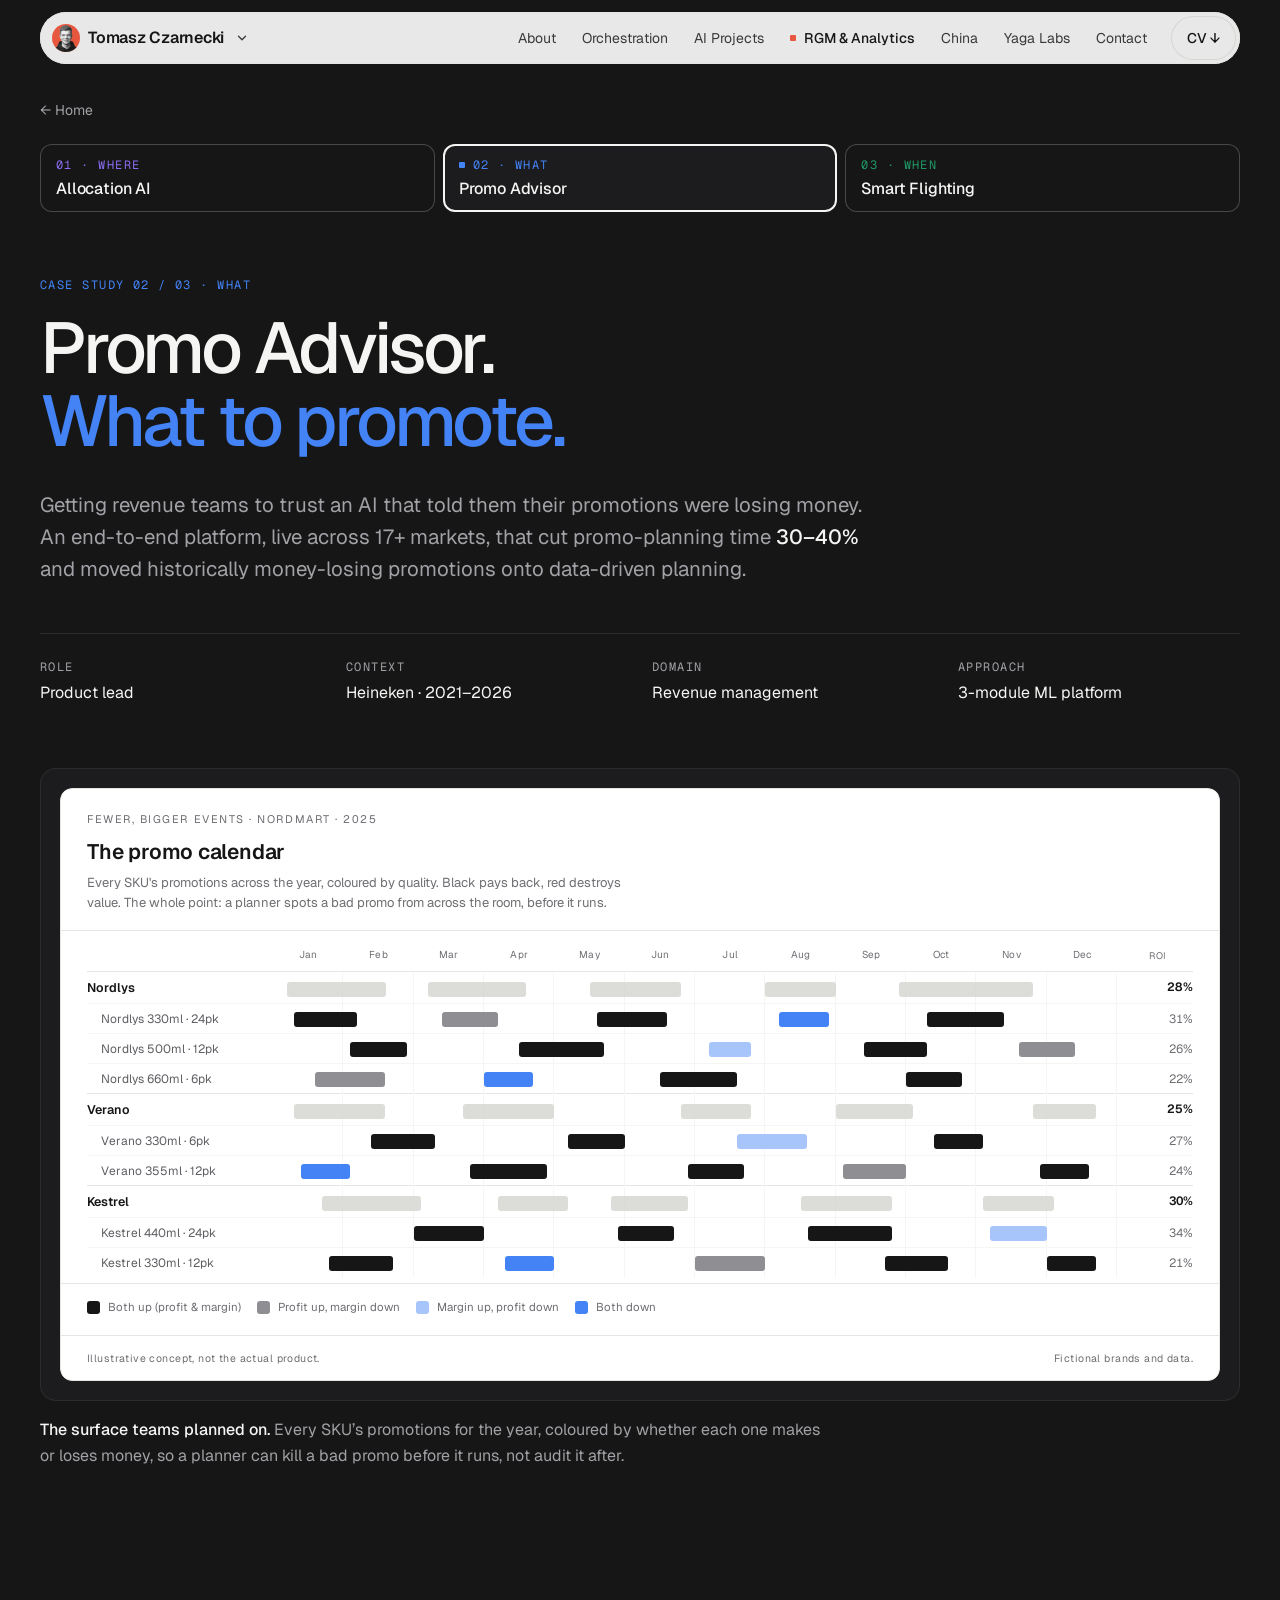
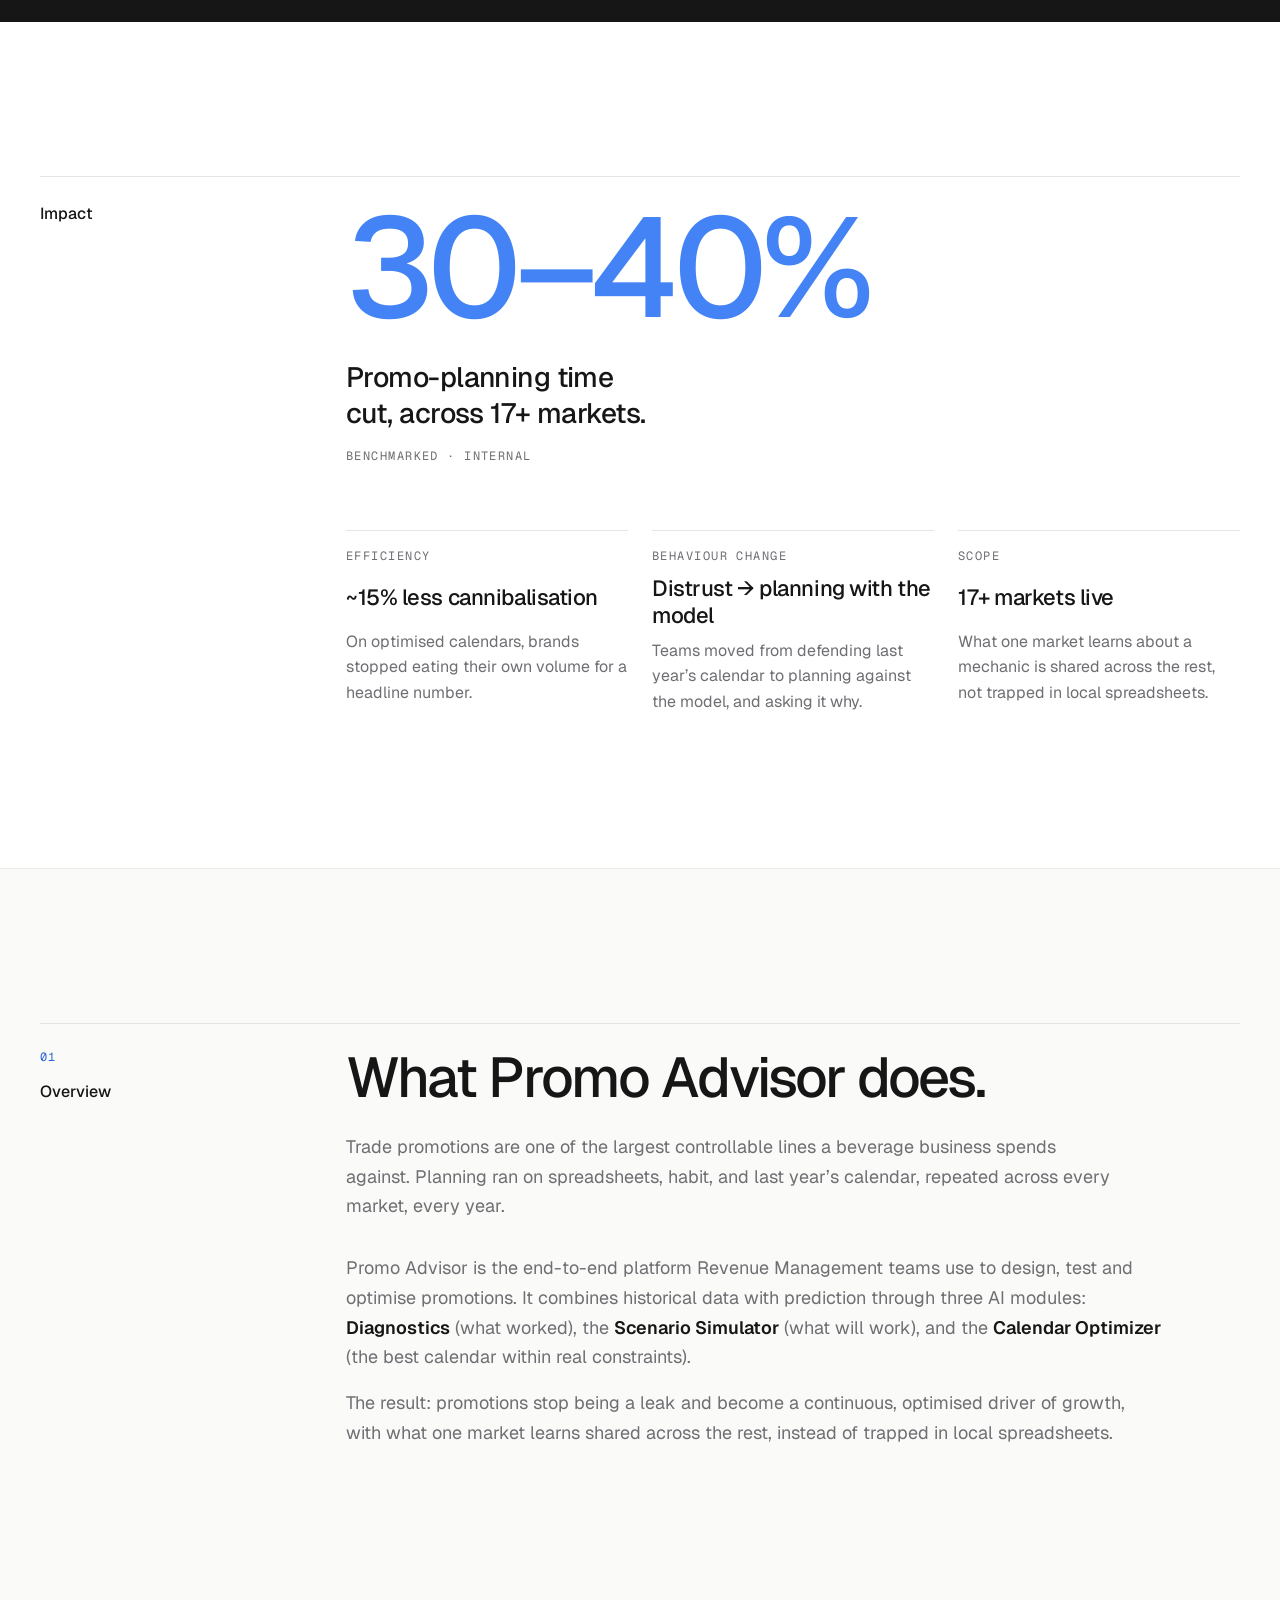
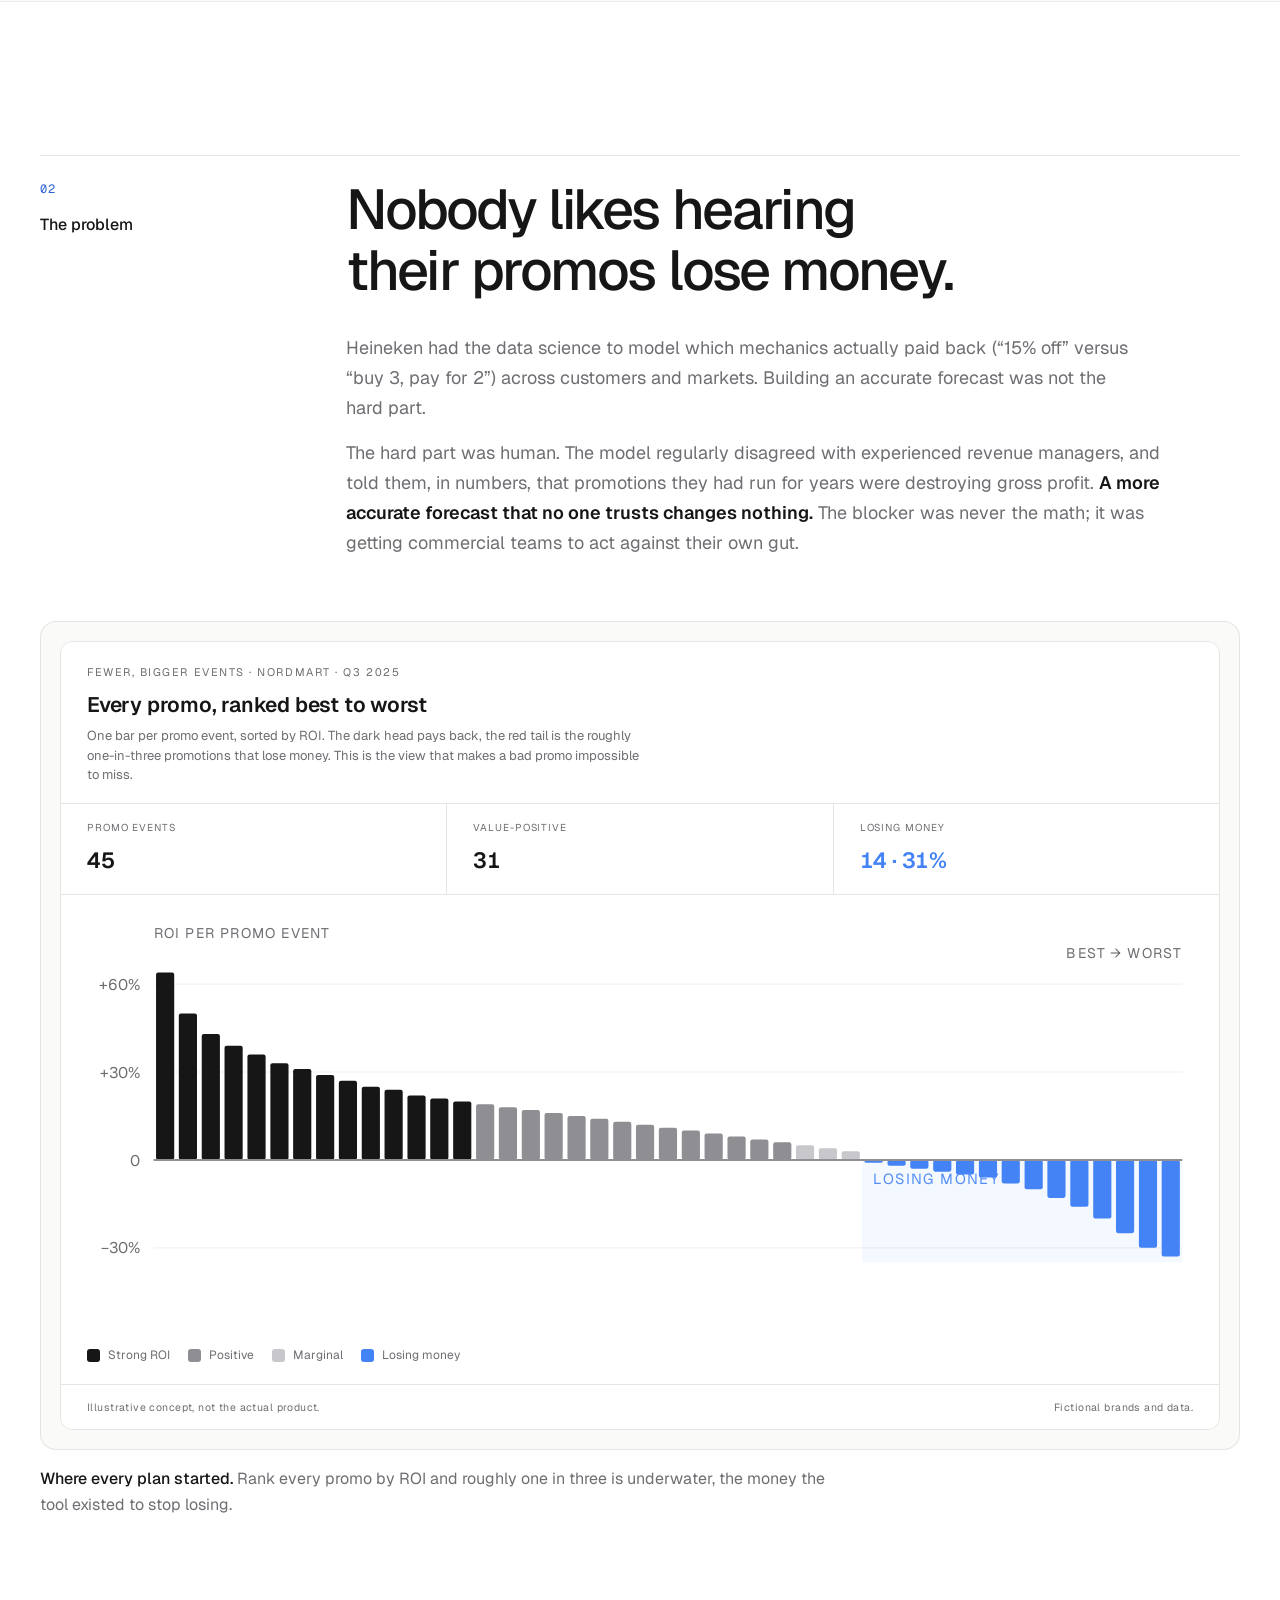
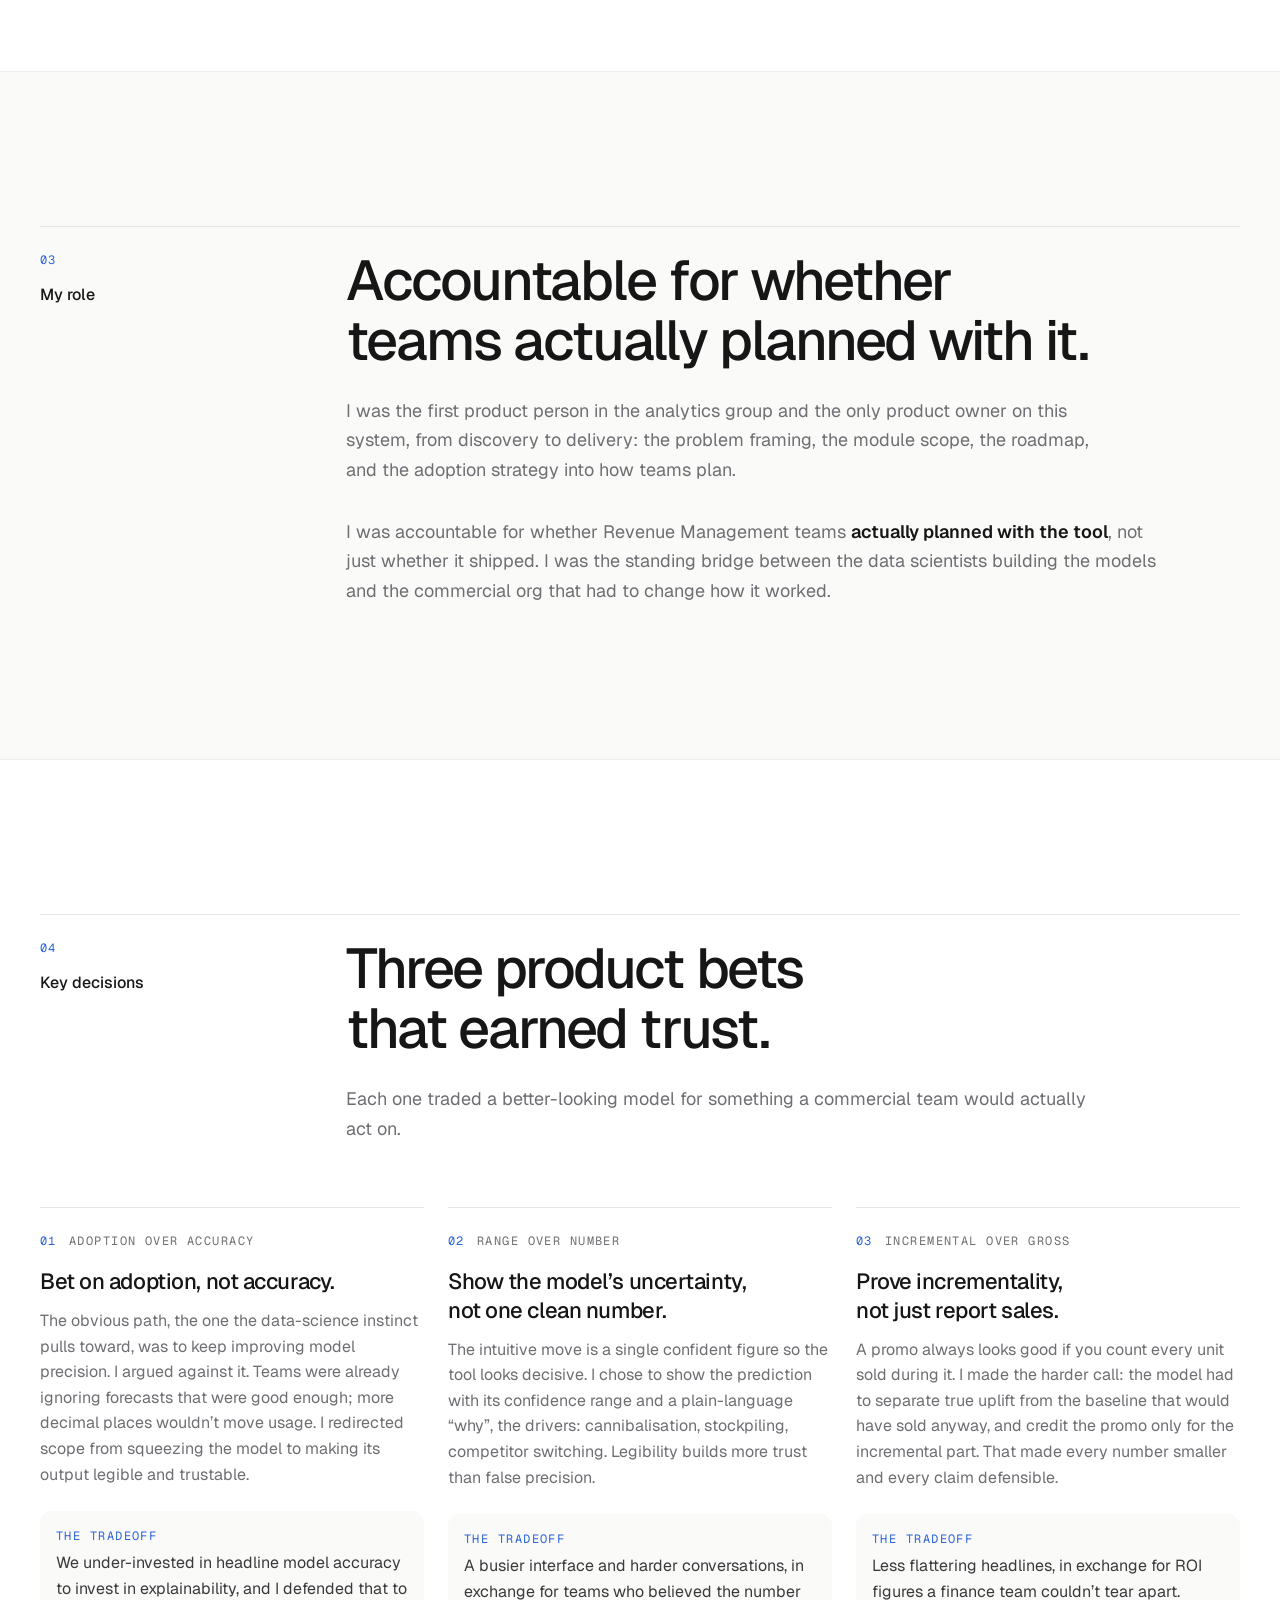
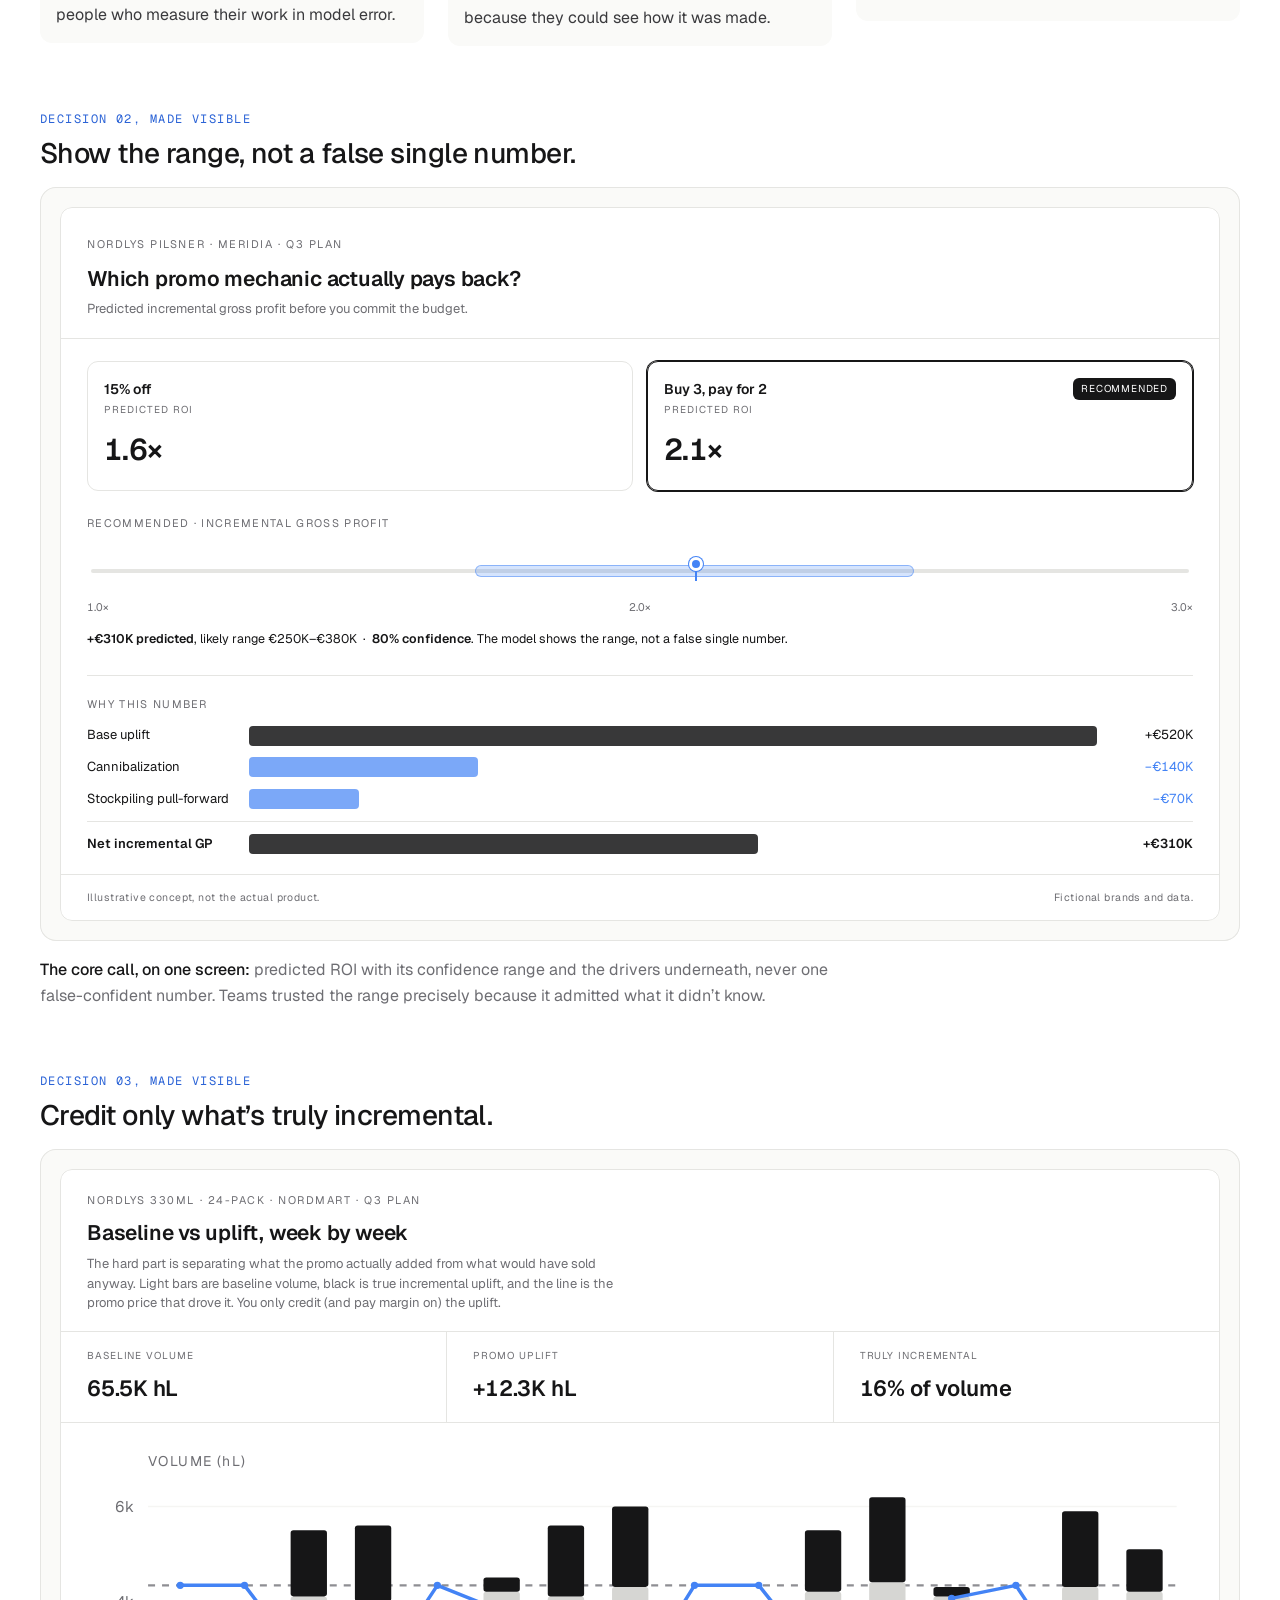
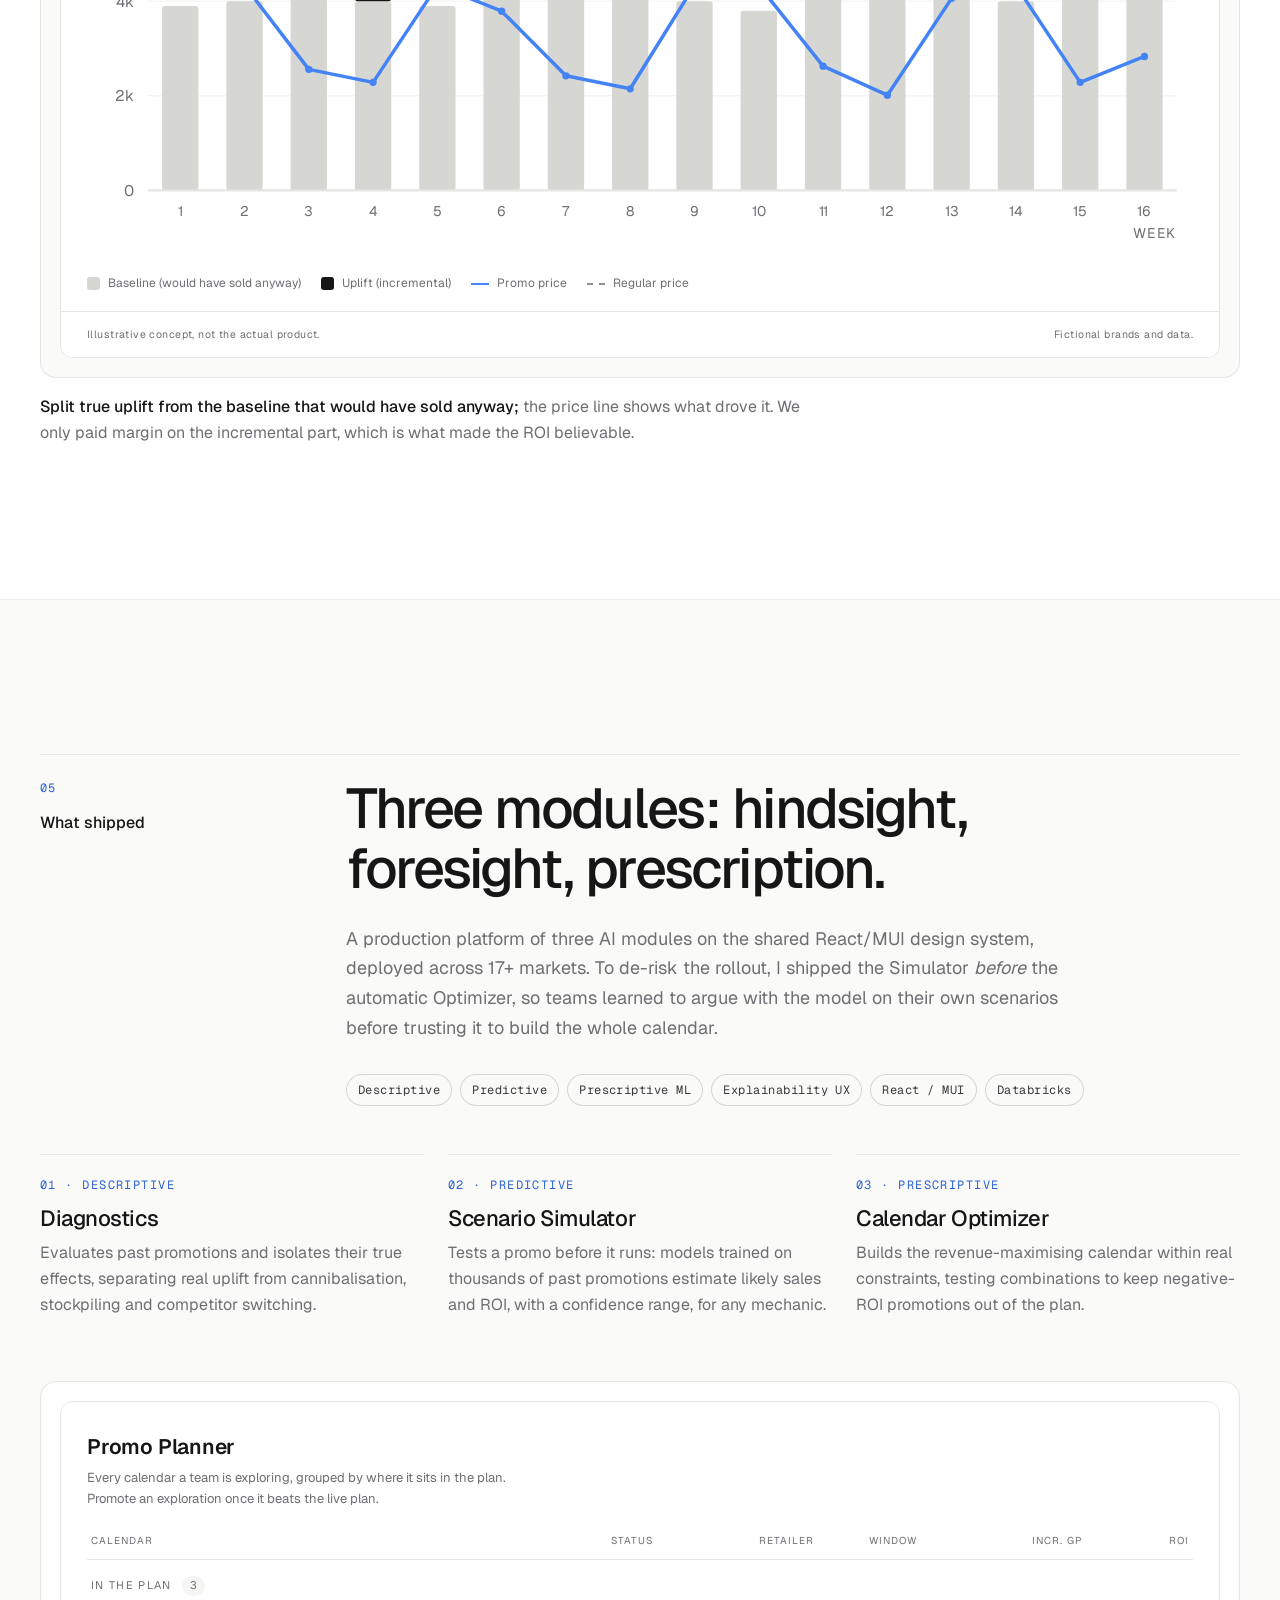
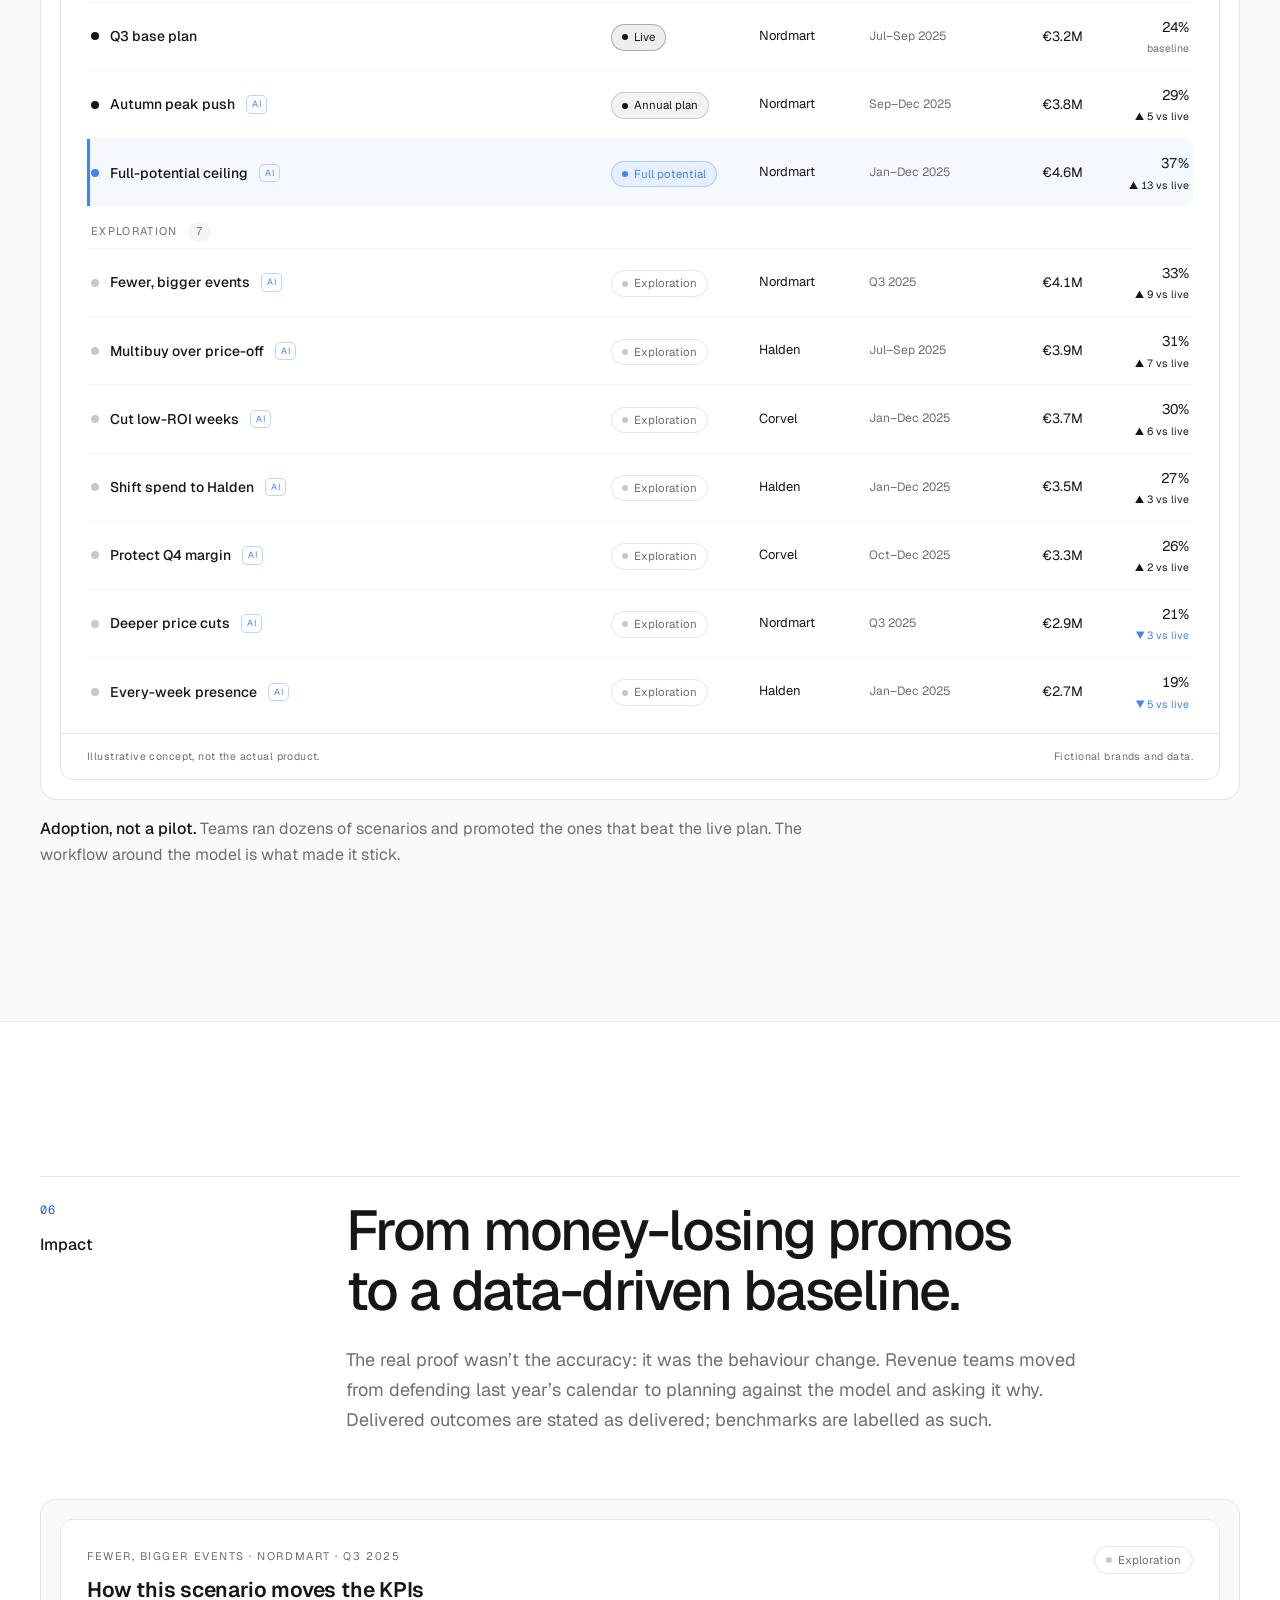
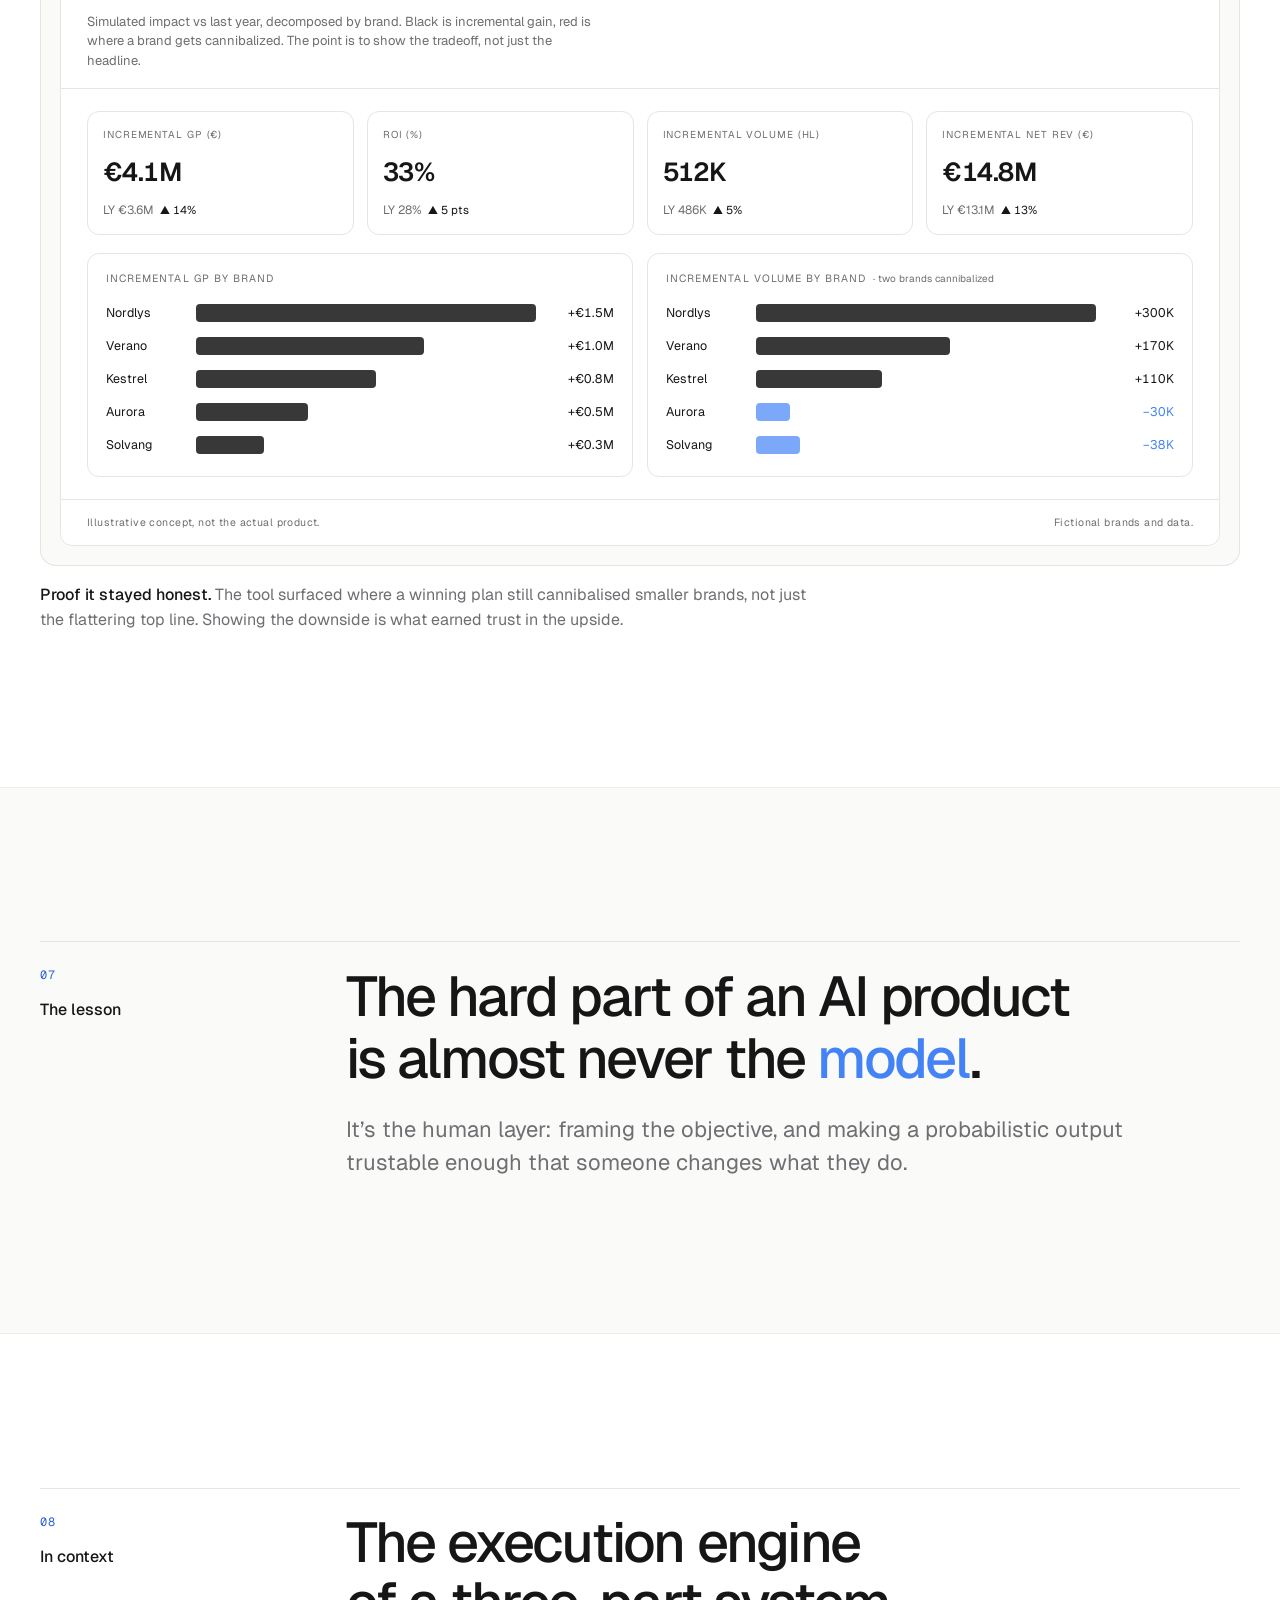
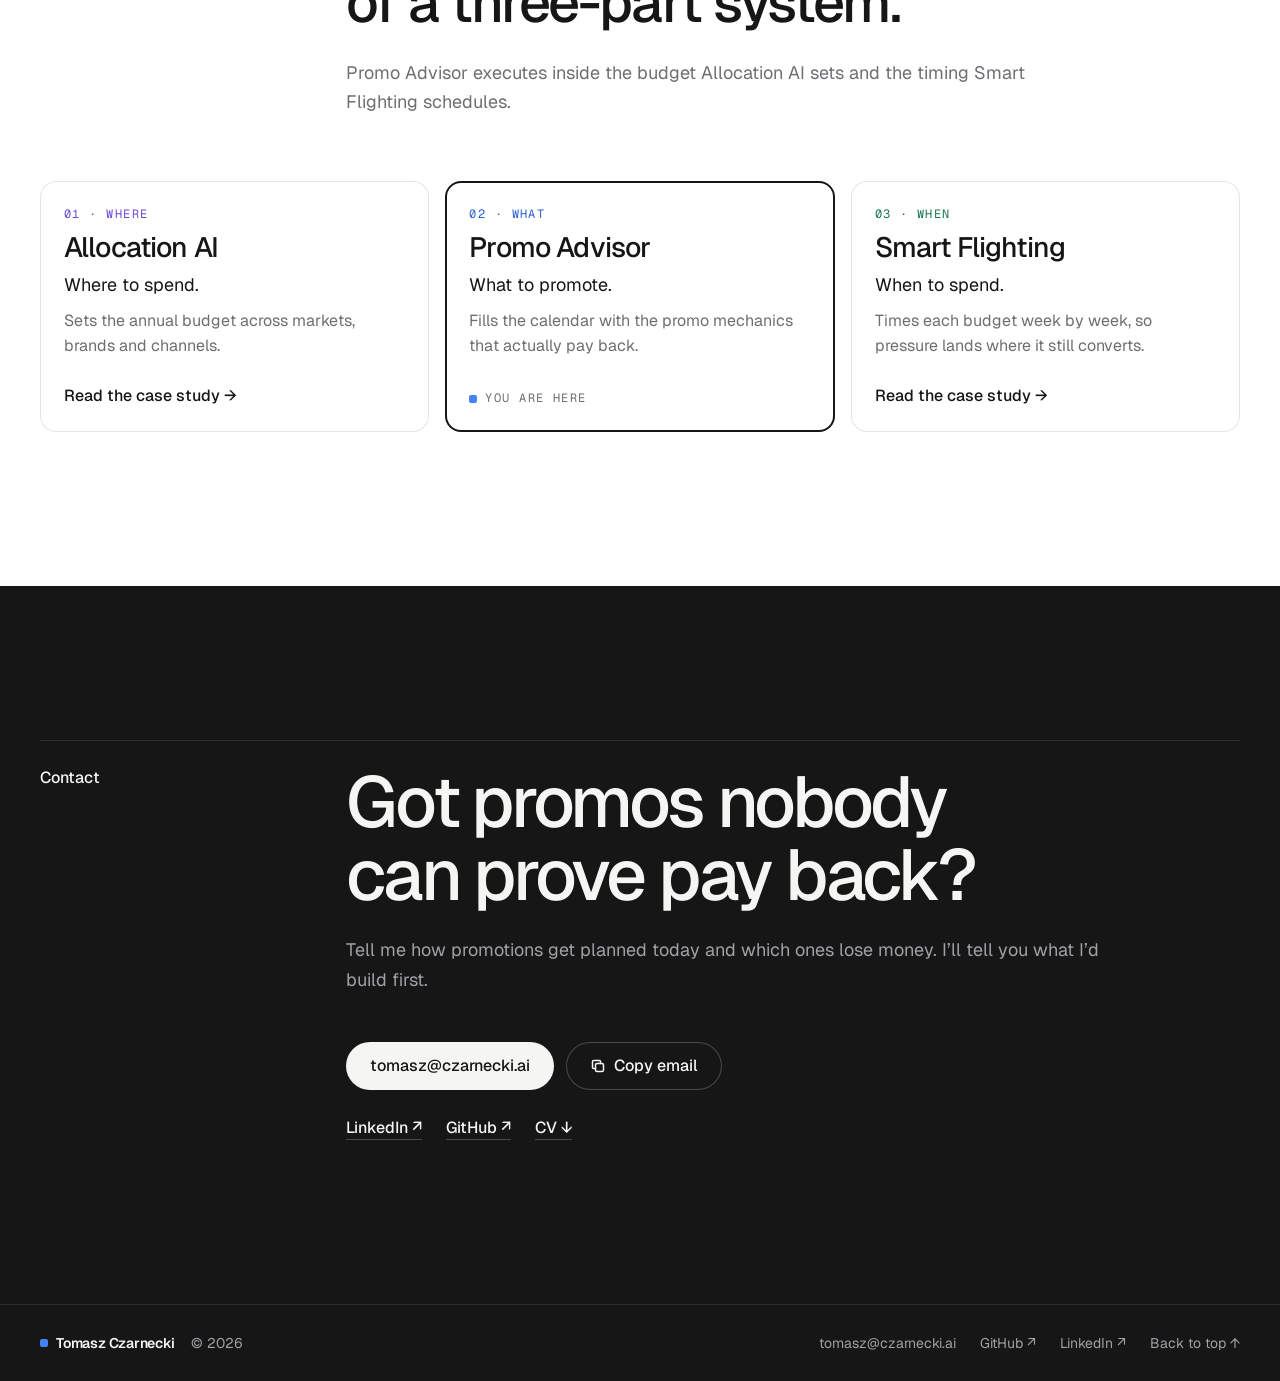
<file: promo-advisor.html>
<!DOCTYPE html>
<html lang="en" data-case="promo-advisor">
<head>
<meta charset="utf-8">
<meta name="viewport" content="width=device-width, initial-scale=1">
<meta name="color-scheme" content="light">
<title>Promo Advisor · Case Study | Tomasz Czarnecki</title>
<meta name="description" content="Heineken’s promotion platform, owned from discovery to v2: three modules shipped to 17+ markets. Planning time down 30–40%, cannibalisation down ~15%.">
<meta name="author" content="Tomasz Czarnecki">
<meta property="og:type" content="website">
<meta property="og:site_name" content="Tomasz Czarnecki">
<meta property="og:title" content="Promo Advisor · Case Study | Tomasz Czarnecki">
<meta property="og:description" content="Heineken’s promotion platform, owned from discovery to v2: three modules shipped to 17+ markets. Planning time down 30–40%, cannibalisation down ~15%.">
<meta property="og:url" content="https://czarnecki.ai/promo-advisor.html">
<meta property="og:image" content="https://czarnecki.ai/assets/og-card.jpg?v=7">
<meta name="twitter:card" content="summary_large_image">
<meta name="twitter:title" content="Promo Advisor · Case Study | Tomasz Czarnecki">
<meta name="twitter:description" content="Heineken’s promotion platform, owned from discovery to v2: three modules shipped to 17+ markets. Planning time down 30–40%, cannibalisation down ~15%.">
<meta name="twitter:image" content="https://czarnecki.ai/assets/og-card.jpg?v=7">
<link rel="canonical" href="https://czarnecki.ai/promo-advisor.html">
<meta name="theme-color" content="#161617">
<link rel="icon" type="image/png" sizes="32x32" href="assets/favicon-32.png?v=6">
<link rel="icon" type="image/png" sizes="16x16" href="assets/favicon-16.png?v=6">
<link rel="apple-touch-icon" sizes="180x180" href="assets/apple-touch-icon.png?v=6">
<link rel="manifest" href="assets/site.webmanifest">
<link rel="preconnect" href="https://fonts.googleapis.com">
<link rel="preconnect" href="https://fonts.gstatic.com" crossorigin>
<link href="https://fonts.googleapis.com/css2?family=Geist:wght@400;500;600&family=Geist+Mono:wght@400;500&display=swap" rel="stylesheet">
<style>
/* OD-LAYOUT-PRIMITIVES v1 — structure only: display, flex/grid, overflow, wrapping, ratio.
   Put this @layer first; product CSS outside the layer always wins. */
@layer od-layout {
  :where(.od-stack,.od-row,.od-row-top,.od-cluster,.od-grid,.od-field,.od-stat,.od-cell,.od-tile) > :where(*) { min-width: 0; }

  /* containers */
  .od-stack   { display: flex; flex-direction: column; gap: var(--od-gap, 8px); }
  .od-row     { display: flex; align-items: center; gap: var(--od-gap, 8px); }
  .od-row-top { display: flex; align-items: flex-start; gap: var(--od-gap, 8px); }
  .od-cluster { display: flex; flex-wrap: wrap; align-items: center; gap: var(--od-gap, 8px); }
  .od-fill    { flex: 1 1 0; min-width: 0; }
  .od-fixed   { flex: none; }
  .od-grid    { display: grid; gap: var(--od-gap, 12px); grid-template-columns: repeat(var(--od-cols, 3), minmax(0, 1fr)); }

  /* stacked information: each piece is its own line — never sibling inline spans */
  .od-stat, .od-field, .od-cell { display: grid; gap: var(--od-gap, 2px); }
  :where(.od-stat,.od-field,.od-cell) > :where(*) { display: block; }
  .od-tile { display: grid; grid-template-rows: auto 1fr; }
  :where(.od-tile) > :where(*) { display: block; }

  /* media keeps its intrinsic ratio by default; never a distorted or cropped
     cover by accident. height:auto lets the ratio win over an <img height="…">
     attribute. Cropping to a uniform box is an explicit opt-in: set --od-ratio
     AND add .od-media-cover together (per the core rule, only where a crop is
     deliberate — tile thumbs, decorative fills — never on full-frame content). */
  .od-media { display: block; width: 100%; height: auto; aspect-ratio: var(--od-ratio, auto); }
  .od-media-cover { object-fit: cover; }

  /* data text only — authored copy is rewritten to its budget instead */
  .od-truncate { display: block; max-width: 100%; overflow: hidden; white-space: nowrap; text-overflow: ellipsis; }
  .od-clamp-2, .od-clamp-3 { display: -webkit-box; -webkit-box-orient: vertical; overflow: hidden; overflow-wrap: anywhere; }
  .od-clamp-2 { -webkit-line-clamp: 2; }
  .od-clamp-3 { -webkit-line-clamp: 3; }
  .od-lines-2 { min-height: calc(2 * 1.4em); }   /* block-level reservation for a shared baseline */
  .od-nowrap  { white-space: nowrap; }           /* 数字+单位 · 价格+起 · 日期+星期 */
  .od-keep    { word-break: keep-all; overflow-wrap: anywhere; } /* CJK labels break at spaces / <wbr> first */

  /* screen skeleton (optional): bars take their own space, the middle scrolls — no padding guessed for chrome */
  .od-screen { display: grid; grid-template-rows: auto minmax(0, 1fr) auto; height: 100%; }
  .od-scroll { overflow-y: auto; overscroll-behavior: contain; min-height: 0; }

  /* horizontal rail: the next item peeks at the edge; trailing room survives overflow */
  .od-rail { display: flex; gap: var(--od-gap, 8px); overflow-x: auto; scroll-snap-type: x proximity; scrollbar-width: none;
             padding-inline: var(--od-rail-pad, 16px); scroll-padding-inline: var(--od-rail-pad, 16px); }
  .od-rail::-webkit-scrollbar { display: none; }
  :where(.od-rail) > :where(*) { flex: none; scroll-snap-align: start; }
  :where(.od-rail) > :where(:last-child) { margin-inline-end: var(--od-rail-pad, 16px); }

  .od-spacer { flex: none; visibility: hidden; pointer-events: none; }
  .od-touch  { min-width: 44px; min-height: 44px; }
}
/* /OD-LAYOUT-PRIMITIVES v1 */
</style>
<link rel="stylesheet" href="css/site.css">
</head>
<body>
<a class="skip" href="#main">Skip to content</a>

<header class="site-head">
  <div class="wrap">
    <nav class="nav" aria-label="Primary">
      <a class="brand" href="index.html"><span class="brand-avatar" aria-hidden="true"><img class="od-media" src="assets/tomasz_hoodie.webp" alt="" width="400" height="400"></span><span>Tomasz Czarnecki</span></a>
      <details class="switcher" data-switcher>
        <summary aria-label="Switch site"><svg class="ico" viewBox="0 0 16 16" fill="none" stroke="currentColor" stroke-width="1.5" stroke-linecap="round" stroke-linejoin="round" aria-hidden="true"><path d="M4 6l4 4 4-4"/></svg></summary>
        <div class="switcher-panel">
          <a class="switcher-item od-row" href="https://www.yaga.sh"><img class="od-fixed" src="assets/yaga-logo.svg" alt="" width="28" height="28"><span class="od-field"><span class="switcher-name">Yaga.sh</span><span class="switcher-desc">Experimentation platform</span></span></a>
          <a class="switcher-item od-row" href="https://yagalabs.io"><img class="od-fixed" src="assets/yagalabs-logo.svg" alt="" width="28" height="28"><span class="od-field"><span class="switcher-name">Yaga Labs</span><span class="switcher-desc">Corporate page</span></span></a>
        </div>
      </details>
      <ul class="nav-links">
        <li><a href="index.html#about">About</a></li>
        <li><a href="index.html#skills">Orchestration</a></li>
        <li><a href="index.html#projects">AI Projects</a></li>
        <li><a href="index.html#work" aria-current="page">RGM &amp; Analytics</a></li>
        <li><a href="index.html#china">China</a></li>
        <li><a href="index.html#yagalabs">Yaga Labs</a></li>
        <li><a href="#contact">Contact</a></li>
      </ul>
      <a class="nav-cv" href="https://czarnecki.ai/CV_TomaszCzarnecki_Latest.pdf" target="_blank" rel="noopener">CV ↓</a>
      <button class="nav-menu" type="button" data-menu-open aria-controls="menu" aria-expanded="false" aria-label="Open menu"><svg class="ico" viewBox="0 0 16 16" fill="none" stroke="currentColor" stroke-width="1.5" stroke-linecap="round" aria-hidden="true"><path d="M3 5.5h10M3 10.5h10"/></svg></button>
    </nav>
  </div>
</header>

<dialog class="sheet" id="menu" aria-label="Menu">
  <div class="sheet-inner">
    <div class="sheet-top od-row">
      <a class="brand" href="index.html"><span class="brand-avatar" aria-hidden="true"><img class="od-media" src="assets/tomasz_hoodie.webp" alt="" width="400" height="400"></span><span>Tomasz Czarnecki</span></a>
      <span class="od-fill"></span>
      <button class="sheet-close" type="button" data-menu-close aria-label="Close menu"><svg class="ico" viewBox="0 0 16 16" fill="none" stroke="currentColor" stroke-width="1.5" stroke-linecap="round" aria-hidden="true"><path d="M4 4l8 8M12 4l-8 8"/></svg></button>
    </div>
    <nav aria-label="Sections">
      <ul class="sheet-links">
        <li><a href="index.html#about"><span class="sheet-name">About</span><span class="sheet-num">01</span></a></li>
        <li><a href="index.html#skills"><span class="sheet-name">Orchestration</span><span class="sheet-num">02</span></a></li>
        <li><a href="index.html#projects"><span class="sheet-name">AI Projects</span><span class="sheet-num">03</span></a></li>
        <li><a href="index.html#work" aria-current="page"><span class="sheet-name">RGM &amp; Analytics</span><span class="sheet-num">04</span></a></li>
        <li><a href="index.html#china"><span class="sheet-name">China</span><span class="sheet-num">05</span></a></li>
        <li><a href="index.html#yagalabs"><span class="sheet-name">Yaga Labs</span><span class="sheet-num">06</span></a></li>
        <li><a href="#contact"><span class="sheet-name">Contact</span></a></li>
      </ul>
    </nav>
    <div class="sheet-foot od-cluster">
      <a class="btn btn-solid" href="mailto:tomasz@czarnecki.ai">Let’s talk</a>
      <a class="btn btn-line" href="https://czarnecki.ai/CV_TomaszCzarnecki_Latest.pdf" target="_blank" rel="noopener">CV ↓</a>
    </div>
  </div>
</dialog>

<main id="main">

  <section class="case-hero is-dark" id="top" aria-labelledby="case-title">
    <div class="wrap">
      <nav class="case-switch" aria-label="Case studies">
        <a class="case-back" href="index.html">← Home</a>
        <ol class="case-tabs">
          <li><a class="case-tab od-stat" data-case="allocation-ai" href="allocation-ai.html"><span class="mono-label">01 · Where</span><span class="case-tab-name">Allocation AI</span></a></li>
          <li><span class="case-tab od-stat" data-case="promo-advisor" aria-current="page"><span class="mono-label">02 · What</span><span class="case-tab-name">Promo Advisor</span></span></li>
          <li><a class="case-tab od-stat" data-case="smart-flighting" href="smart-flighting.html"><span class="mono-label">03 · When</span><span class="case-tab-name">Smart Flighting</span></a></li>
        </ol>
      </nav>
      <span class="mono-label case-eyebrow">Case study 02 / 03 · What</span>
      <h1 class="case-title" id="case-title"><span>Promo Advisor.</span> <span class="accent">What to promote.</span></h1>
      <p class="case-lead">Getting revenue teams to trust an AI that told them their promotions were losing money. An end-to-end platform, live across 17+ markets, that cut promo-planning time <strong>30–40%</strong> and moved historically money-losing promotions onto data-driven planning.</p>
      <dl class="facts">
        <div class="od-stat"><dt>Role</dt><dd>Product lead</dd></div>
        <div class="od-stat"><dt>Context</dt><dd>Heineken · 2021–2026</dd></div>
        <div class="od-stat"><dt>Domain</dt><dd>Revenue management</dd></div>
        <div class="od-stat"><dt>Approach</dt><dd>3-module ML platform</dd></div>
      </dl>
      <figure class="viz" data-reveal>
  <div class="viz-frame"><div class="viz-scroll" tabindex="0" role="region" aria-label="The surface teams planned on">
<div style="color:#161617; font-family:'Geist',system-ui,sans-serif;"><div style="background:#FFFFFF; border:1px solid #E5E5E2; border-radius:12px; overflow:hidden;">
      <div style="padding:22px 26px 18px; border-bottom:1px solid #E5E5E2;">
        <div style="font-family:'Geist',system-ui,sans-serif; font-variant-numeric:tabular-nums; font-size:11px; letter-spacing:.14em; text-transform:uppercase; color:#6E6E73; margin-bottom:6px;">Fewer, bigger events · Nordmart · 2025</div>
        <h3 style="margin:0 0 5px; font-size:21px; font-weight:600; letter-spacing:-.01em;">The promo calendar</h3>
        <div style="color:#6E6E73; font-size:13px; max-width:540px; line-height:1.5;">Every SKU's promotions across the year, coloured by quality. Black pays back, red destroys value. The whole point: a planner spots a bad promo from across the room, before it runs.</div>
      </div>
      <div style="overflow-x:auto; overflow-y:hidden; -webkit-overflow-scrolling:touch;"><div style="padding:8px 26px 6px;">
        <div style="display:grid; grid-template-columns:186px minmax(360px,1fr) 76px; align-items:center; min-width:624px; padding:8px 0;">
          <div></div>
          <div style="display:grid; grid-template-columns:repeat(12,1fr);">
            
              <span style="font-family:'Geist',system-ui,sans-serif; font-variant-numeric:tabular-nums; font-size:10px; color:#6E6E73; text-align:center; letter-spacing:.02em;">Jan</span>
            
              <span style="font-family:'Geist',system-ui,sans-serif; font-variant-numeric:tabular-nums; font-size:10px; color:#6E6E73; text-align:center; letter-spacing:.02em;">Feb</span>
            
              <span style="font-family:'Geist',system-ui,sans-serif; font-variant-numeric:tabular-nums; font-size:10px; color:#6E6E73; text-align:center; letter-spacing:.02em;">Mar</span>
            
              <span style="font-family:'Geist',system-ui,sans-serif; font-variant-numeric:tabular-nums; font-size:10px; color:#6E6E73; text-align:center; letter-spacing:.02em;">Apr</span>
            
              <span style="font-family:'Geist',system-ui,sans-serif; font-variant-numeric:tabular-nums; font-size:10px; color:#6E6E73; text-align:center; letter-spacing:.02em;">May</span>
            
              <span style="font-family:'Geist',system-ui,sans-serif; font-variant-numeric:tabular-nums; font-size:10px; color:#6E6E73; text-align:center; letter-spacing:.02em;">Jun</span>
            
              <span style="font-family:'Geist',system-ui,sans-serif; font-variant-numeric:tabular-nums; font-size:10px; color:#6E6E73; text-align:center; letter-spacing:.02em;">Jul</span>
            
              <span style="font-family:'Geist',system-ui,sans-serif; font-variant-numeric:tabular-nums; font-size:10px; color:#6E6E73; text-align:center; letter-spacing:.02em;">Aug</span>
            
              <span style="font-family:'Geist',system-ui,sans-serif; font-variant-numeric:tabular-nums; font-size:10px; color:#6E6E73; text-align:center; letter-spacing:.02em;">Sep</span>
            
              <span style="font-family:'Geist',system-ui,sans-serif; font-variant-numeric:tabular-nums; font-size:10px; color:#6E6E73; text-align:center; letter-spacing:.02em;">Oct</span>
            
              <span style="font-family:'Geist',system-ui,sans-serif; font-variant-numeric:tabular-nums; font-size:10px; color:#6E6E73; text-align:center; letter-spacing:.02em;">Nov</span>
            
              <span style="font-family:'Geist',system-ui,sans-serif; font-variant-numeric:tabular-nums; font-size:10px; color:#6E6E73; text-align:center; letter-spacing:.02em;">Dec</span>
            
          </div>
          <div style="font-family:'Geist',system-ui,sans-serif; font-variant-numeric:tabular-nums; font-size:9.5px; letter-spacing:.06em; text-transform:uppercase; color:#6E6E73; text-align:right; padding-right:26px;">ROI</div>
        </div>
        
          <div style="display:grid; grid-template-columns:186px minmax(360px,1fr) 76px; align-items:center; min-width:624px; height:32px; border-top:1px solid #E5E5E2;">
            <div style="font-size:12.5px; white-space:nowrap; overflow:hidden; text-overflow:ellipsis; padding-right:10px; padding-left:0px; color:#161617; font-weight:600;">Nordlys</div>
            <div style="position:relative; height:30px; background:repeating-linear-gradient(to right,transparent 0,transparent calc(100%/12 - 1px),#F5F5F3 calc(100%/12 - 1px),#F5F5F3 calc(100%/12));">
              
                <div style="position:absolute; top:9px; height:15px; border-radius:3px; left:1.67%; width:11.67%; background:#D6D6D3; opacity:0.85;"></div>
              
                <div style="position:absolute; top:9px; height:15px; border-radius:3px; left:18.33%; width:11.67%; background:#D6D6D3; opacity:0.85;"></div>
              
                <div style="position:absolute; top:9px; height:15px; border-radius:3px; left:37.50%; width:10.83%; background:#D6D6D3; opacity:0.85;"></div>
              
                <div style="position:absolute; top:9px; height:15px; border-radius:3px; left:58.33%; width:8.33%; background:#D6D6D3; opacity:0.85;"></div>
              
                <div style="position:absolute; top:9px; height:15px; border-radius:3px; left:74.17%; width:15.83%; background:#D6D6D3; opacity:0.85;"></div>
              
            </div>
            <div style="font-family:'Geist',system-ui,sans-serif; font-variant-numeric:tabular-nums; font-size:12px; text-align:right; color:#161617; font-weight:600;">28%</div>
          </div>
        
          <div style="display:grid; grid-template-columns:186px minmax(360px,1fr) 76px; align-items:center; min-width:624px; height:30px; border-top:1px solid #F5F5F3;">
            <div style="font-size:12px; white-space:nowrap; overflow:hidden; text-overflow:ellipsis; padding-right:10px; padding-left:14px; color:#5E5E63; font-weight:400;">Nordlys 330ml · 24pk</div>
            <div style="position:relative; height:30px; background:repeating-linear-gradient(to right,transparent 0,transparent calc(100%/12 - 1px),#F5F5F3 calc(100%/12 - 1px),#F5F5F3 calc(100%/12));">
              
                <div style="position:absolute; top:8px; height:15px; border-radius:3px; left:2.50%; width:7.50%; background:#161617; opacity:1;"></div>
              
                <div style="position:absolute; top:8px; height:15px; border-radius:3px; left:20.00%; width:6.67%; background:#8E8E93; opacity:1;"></div>
              
                <div style="position:absolute; top:8px; height:15px; border-radius:3px; left:38.33%; width:8.33%; background:#161617; opacity:1;"></div>
              
                <div style="position:absolute; top:8px; height:15px; border-radius:3px; left:60.00%; width:5.83%; background:#4383F5; opacity:1;"></div>
              
                <div style="position:absolute; top:8px; height:15px; border-radius:3px; left:77.50%; width:9.17%; background:#161617; opacity:1;"></div>
              
            </div>
            <div style="font-family:'Geist',system-ui,sans-serif; font-variant-numeric:tabular-nums; font-size:12px; text-align:right; color:#6E6E73; font-weight:400;">31%</div>
          </div>
        
          <div style="display:grid; grid-template-columns:186px minmax(360px,1fr) 76px; align-items:center; min-width:624px; height:30px; border-top:1px solid #F5F5F3;">
            <div style="font-size:12px; white-space:nowrap; overflow:hidden; text-overflow:ellipsis; padding-right:10px; padding-left:14px; color:#5E5E63; font-weight:400;">Nordlys 500ml · 12pk</div>
            <div style="position:relative; height:30px; background:repeating-linear-gradient(to right,transparent 0,transparent calc(100%/12 - 1px),#F5F5F3 calc(100%/12 - 1px),#F5F5F3 calc(100%/12));">
              
                <div style="position:absolute; top:8px; height:15px; border-radius:3px; left:9.17%; width:6.67%; background:#161617; opacity:1;"></div>
              
                <div style="position:absolute; top:8px; height:15px; border-radius:3px; left:29.17%; width:10.00%; background:#161617; opacity:1;"></div>
              
                <div style="position:absolute; top:8px; height:15px; border-radius:3px; left:51.67%; width:5.00%; background:#A7C5FA; opacity:1;"></div>
              
                <div style="position:absolute; top:8px; height:15px; border-radius:3px; left:70.00%; width:7.50%; background:#161617; opacity:1;"></div>
              
                <div style="position:absolute; top:8px; height:15px; border-radius:3px; left:88.33%; width:6.67%; background:#8E8E93; opacity:1;"></div>
              
            </div>
            <div style="font-family:'Geist',system-ui,sans-serif; font-variant-numeric:tabular-nums; font-size:12px; text-align:right; color:#6E6E73; font-weight:400;">26%</div>
          </div>
        
          <div style="display:grid; grid-template-columns:186px minmax(360px,1fr) 76px; align-items:center; min-width:624px; height:30px; border-top:1px solid #F5F5F3;">
            <div style="font-size:12px; white-space:nowrap; overflow:hidden; text-overflow:ellipsis; padding-right:10px; padding-left:14px; color:#5E5E63; font-weight:400;">Nordlys 660ml · 6pk</div>
            <div style="position:relative; height:30px; background:repeating-linear-gradient(to right,transparent 0,transparent calc(100%/12 - 1px),#F5F5F3 calc(100%/12 - 1px),#F5F5F3 calc(100%/12));">
              
                <div style="position:absolute; top:8px; height:15px; border-radius:3px; left:5.00%; width:8.33%; background:#8E8E93; opacity:1;"></div>
              
                <div style="position:absolute; top:8px; height:15px; border-radius:3px; left:25.00%; width:5.83%; background:#4383F5; opacity:1;"></div>
              
                <div style="position:absolute; top:8px; height:15px; border-radius:3px; left:45.83%; width:9.17%; background:#161617; opacity:1;"></div>
              
                <div style="position:absolute; top:8px; height:15px; border-radius:3px; left:75.00%; width:6.67%; background:#161617; opacity:1;"></div>
              
            </div>
            <div style="font-family:'Geist',system-ui,sans-serif; font-variant-numeric:tabular-nums; font-size:12px; text-align:right; color:#6E6E73; font-weight:400;">22%</div>
          </div>
        
          <div style="display:grid; grid-template-columns:186px minmax(360px,1fr) 76px; align-items:center; min-width:624px; height:32px; border-top:1px solid #E5E5E2;">
            <div style="font-size:12.5px; white-space:nowrap; overflow:hidden; text-overflow:ellipsis; padding-right:10px; padding-left:0px; color:#161617; font-weight:600;">Verano</div>
            <div style="position:relative; height:30px; background:repeating-linear-gradient(to right,transparent 0,transparent calc(100%/12 - 1px),#F5F5F3 calc(100%/12 - 1px),#F5F5F3 calc(100%/12));">
              
                <div style="position:absolute; top:9px; height:15px; border-radius:3px; left:2.50%; width:10.83%; background:#D6D6D3; opacity:0.85;"></div>
              
                <div style="position:absolute; top:9px; height:15px; border-radius:3px; left:22.50%; width:10.83%; background:#D6D6D3; opacity:0.85;"></div>
              
                <div style="position:absolute; top:9px; height:15px; border-radius:3px; left:48.33%; width:8.33%; background:#D6D6D3; opacity:0.85;"></div>
              
                <div style="position:absolute; top:9px; height:15px; border-radius:3px; left:66.67%; width:9.17%; background:#D6D6D3; opacity:0.85;"></div>
              
                <div style="position:absolute; top:9px; height:15px; border-radius:3px; left:90.00%; width:7.50%; background:#D6D6D3; opacity:0.85;"></div>
              
            </div>
            <div style="font-family:'Geist',system-ui,sans-serif; font-variant-numeric:tabular-nums; font-size:12px; text-align:right; color:#161617; font-weight:600;">25%</div>
          </div>
        
          <div style="display:grid; grid-template-columns:186px minmax(360px,1fr) 76px; align-items:center; min-width:624px; height:30px; border-top:1px solid #F5F5F3;">
            <div style="font-size:12px; white-space:nowrap; overflow:hidden; text-overflow:ellipsis; padding-right:10px; padding-left:14px; color:#5E5E63; font-weight:400;">Verano 330ml · 6pk</div>
            <div style="position:relative; height:30px; background:repeating-linear-gradient(to right,transparent 0,transparent calc(100%/12 - 1px),#F5F5F3 calc(100%/12 - 1px),#F5F5F3 calc(100%/12));">
              
                <div style="position:absolute; top:8px; height:15px; border-radius:3px; left:11.67%; width:7.50%; background:#161617; opacity:1;"></div>
              
                <div style="position:absolute; top:8px; height:15px; border-radius:3px; left:35.00%; width:6.67%; background:#161617; opacity:1;"></div>
              
                <div style="position:absolute; top:8px; height:15px; border-radius:3px; left:55.00%; width:8.33%; background:#A7C5FA; opacity:1;"></div>
              
                <div style="position:absolute; top:8px; height:15px; border-radius:3px; left:78.33%; width:5.83%; background:#161617; opacity:1;"></div>
              
            </div>
            <div style="font-family:'Geist',system-ui,sans-serif; font-variant-numeric:tabular-nums; font-size:12px; text-align:right; color:#6E6E73; font-weight:400;">27%</div>
          </div>
        
          <div style="display:grid; grid-template-columns:186px minmax(360px,1fr) 76px; align-items:center; min-width:624px; height:30px; border-top:1px solid #F5F5F3;">
            <div style="font-size:12px; white-space:nowrap; overflow:hidden; text-overflow:ellipsis; padding-right:10px; padding-left:14px; color:#5E5E63; font-weight:400;">Verano 355ml · 12pk</div>
            <div style="position:relative; height:30px; background:repeating-linear-gradient(to right,transparent 0,transparent calc(100%/12 - 1px),#F5F5F3 calc(100%/12 - 1px),#F5F5F3 calc(100%/12));">
              
                <div style="position:absolute; top:8px; height:15px; border-radius:3px; left:3.33%; width:5.83%; background:#4383F5; opacity:1;"></div>
              
                <div style="position:absolute; top:8px; height:15px; border-radius:3px; left:23.33%; width:9.17%; background:#161617; opacity:1;"></div>
              
                <div style="position:absolute; top:8px; height:15px; border-radius:3px; left:49.17%; width:6.67%; background:#161617; opacity:1;"></div>
              
                <div style="position:absolute; top:8px; height:15px; border-radius:3px; left:67.50%; width:7.50%; background:#8E8E93; opacity:1;"></div>
              
                <div style="position:absolute; top:8px; height:15px; border-radius:3px; left:90.83%; width:5.83%; background:#161617; opacity:1;"></div>
              
            </div>
            <div style="font-family:'Geist',system-ui,sans-serif; font-variant-numeric:tabular-nums; font-size:12px; text-align:right; color:#6E6E73; font-weight:400;">24%</div>
          </div>
        
          <div style="display:grid; grid-template-columns:186px minmax(360px,1fr) 76px; align-items:center; min-width:624px; height:32px; border-top:1px solid #E5E5E2;">
            <div style="font-size:12.5px; white-space:nowrap; overflow:hidden; text-overflow:ellipsis; padding-right:10px; padding-left:0px; color:#161617; font-weight:600;">Kestrel</div>
            <div style="position:relative; height:30px; background:repeating-linear-gradient(to right,transparent 0,transparent calc(100%/12 - 1px),#F5F5F3 calc(100%/12 - 1px),#F5F5F3 calc(100%/12));">
              
                <div style="position:absolute; top:9px; height:15px; border-radius:3px; left:5.83%; width:11.67%; background:#D6D6D3; opacity:0.85;"></div>
              
                <div style="position:absolute; top:9px; height:15px; border-radius:3px; left:26.67%; width:8.33%; background:#D6D6D3; opacity:0.85;"></div>
              
                <div style="position:absolute; top:9px; height:15px; border-radius:3px; left:40.00%; width:9.17%; background:#D6D6D3; opacity:0.85;"></div>
              
                <div style="position:absolute; top:9px; height:15px; border-radius:3px; left:62.50%; width:10.83%; background:#D6D6D3; opacity:0.85;"></div>
              
                <div style="position:absolute; top:9px; height:15px; border-radius:3px; left:84.17%; width:8.33%; background:#D6D6D3; opacity:0.85;"></div>
              
            </div>
            <div style="font-family:'Geist',system-ui,sans-serif; font-variant-numeric:tabular-nums; font-size:12px; text-align:right; color:#161617; font-weight:600;">30%</div>
          </div>
        
          <div style="display:grid; grid-template-columns:186px minmax(360px,1fr) 76px; align-items:center; min-width:624px; height:30px; border-top:1px solid #F5F5F3;">
            <div style="font-size:12px; white-space:nowrap; overflow:hidden; text-overflow:ellipsis; padding-right:10px; padding-left:14px; color:#5E5E63; font-weight:400;">Kestrel 440ml · 24pk</div>
            <div style="position:relative; height:30px; background:repeating-linear-gradient(to right,transparent 0,transparent calc(100%/12 - 1px),#F5F5F3 calc(100%/12 - 1px),#F5F5F3 calc(100%/12));">
              
                <div style="position:absolute; top:8px; height:15px; border-radius:3px; left:16.67%; width:8.33%; background:#161617; opacity:1;"></div>
              
                <div style="position:absolute; top:8px; height:15px; border-radius:3px; left:40.83%; width:6.67%; background:#161617; opacity:1;"></div>
              
                <div style="position:absolute; top:8px; height:15px; border-radius:3px; left:63.33%; width:10.00%; background:#161617; opacity:1;"></div>
              
                <div style="position:absolute; top:8px; height:15px; border-radius:3px; left:85.00%; width:6.67%; background:#A7C5FA; opacity:1;"></div>
              
            </div>
            <div style="font-family:'Geist',system-ui,sans-serif; font-variant-numeric:tabular-nums; font-size:12px; text-align:right; color:#6E6E73; font-weight:400;">34%</div>
          </div>
        
          <div style="display:grid; grid-template-columns:186px minmax(360px,1fr) 76px; align-items:center; min-width:624px; height:30px; border-top:1px solid #F5F5F3;">
            <div style="font-size:12px; white-space:nowrap; overflow:hidden; text-overflow:ellipsis; padding-right:10px; padding-left:14px; color:#5E5E63; font-weight:400;">Kestrel 330ml · 12pk</div>
            <div style="position:relative; height:30px; background:repeating-linear-gradient(to right,transparent 0,transparent calc(100%/12 - 1px),#F5F5F3 calc(100%/12 - 1px),#F5F5F3 calc(100%/12));">
              
                <div style="position:absolute; top:8px; height:15px; border-radius:3px; left:6.67%; width:7.50%; background:#161617; opacity:1;"></div>
              
                <div style="position:absolute; top:8px; height:15px; border-radius:3px; left:27.50%; width:5.83%; background:#4383F5; opacity:1;"></div>
              
                <div style="position:absolute; top:8px; height:15px; border-radius:3px; left:50.00%; width:8.33%; background:#8E8E93; opacity:1;"></div>
              
                <div style="position:absolute; top:8px; height:15px; border-radius:3px; left:72.50%; width:7.50%; background:#161617; opacity:1;"></div>
              
                <div style="position:absolute; top:8px; height:15px; border-radius:3px; left:91.67%; width:5.83%; background:#161617; opacity:1;"></div>
              
            </div>
            <div style="font-family:'Geist',system-ui,sans-serif; font-variant-numeric:tabular-nums; font-size:12px; text-align:right; color:#6E6E73; font-weight:400;">21%</div>
          </div>
        
      </div></div>
      <div style="display:flex; gap:16px; flex-wrap:wrap; padding:14px 26px 18px; border-top:1px solid #E5E5E2;">
        <span style="display:flex; align-items:center; gap:8px; font-size:11.5px; color:#6E6E73;"><span style="width:13px; height:13px; border-radius:3px; flex:none; background:#161617;"></span>Both up (profit &amp; margin)</span>
        <span style="display:flex; align-items:center; gap:8px; font-size:11.5px; color:#6E6E73;"><span style="width:13px; height:13px; border-radius:3px; flex:none; background:#8E8E93;"></span>Profit up, margin down</span>
        <span style="display:flex; align-items:center; gap:8px; font-size:11.5px; color:#6E6E73;"><span style="width:13px; height:13px; border-radius:3px; flex:none; background:#A7C5FA;"></span>Margin up, profit down</span>
        <span style="display:flex; align-items:center; gap:8px; font-size:11.5px; color:#6E6E73;"><span style="width:13px; height:13px; border-radius:3px; flex:none; background:#4383F5;"></span>Both down</span>
      </div>
      <div style="padding:14px 26px; border-top:1px solid #E5E5E2; font-family:'Geist',system-ui,sans-serif; font-variant-numeric:tabular-nums; font-size:10.5px; letter-spacing:.04em; color:#6E6E73; display:flex; justify-content:space-between; flex-wrap:wrap; gap:6px;">
        <span>Illustrative concept, not the actual product.</span><span>Fictional brands and data.</span>
      </div>
    </div></div>
  </div></div>
  <figcaption><span>The surface teams planned on.</span> Every SKU’s promotions for the year, coloured by whether each one makes or loses money, so a planner can kill a bad promo before it runs, not audit it after.</figcaption>
</figure>
    </div>
  </section>

  <section class="sec" id="impact" aria-labelledby="impact-label">
    <div class="wrap">
      <div class="sec-head grid12" data-reveal>
        <div class="sec-index col-index"><span class="sec-label" id="impact-label">Impact</span></div>
        <div class="col-body">
          <p class="impact-num">30–40%</p>
          <p class="impact-text">Promo-planning time cut, across 17+ markets.</p>
          <span class="mono-label impact-src">Benchmarked · internal</span>
          <ul class="impact-cards">
            <li class="od-stat"><span class="mono-label">Efficiency</span><span class="impact-v">~15% less cannibalisation</span><span class="impact-d">On optimised calendars, brands stopped eating their own volume for a headline number.</span></li>
            <li class="od-stat"><span class="mono-label">Behaviour change</span><span class="impact-v">Distrust → planning with the model</span><span class="impact-d">Teams moved from defending last year’s calendar to planning against the model, and asking it why.</span></li>
            <li class="od-stat"><span class="mono-label">Scope</span><span class="impact-v">17+ markets live</span><span class="impact-d">What one market learns about a mechanic is shared across the rest, not trapped in local spreadsheets.</span></li>
          </ul>
        </div>
      </div>
    </div>
  </section>

  <section class="sec sec--alt" id="overview" aria-labelledby="overview-title">
    <div class="wrap">
      <header class="sec-head grid12" data-reveal>
        <div class="sec-index col-index"><span class="sec-num">01</span><span class="sec-label">Overview</span></div>
        <div class="col-body">
          <h2 class="sec-title" id="overview-title">What Promo Advisor does.</h2>
          <p class="lead">Trade promotions are one of the largest controllable lines a beverage business spends against. Planning ran on spreadsheets, habit, and last year’s calendar, repeated across every market, every year.</p>
        </div>
      </header>
      <div class="grid12">
        <div class="prose col-body" data-reveal>
          <p>Promo Advisor is the end-to-end platform Revenue Management teams use to design, test and optimise promotions. It combines historical data with prediction through three AI modules: <strong>Diagnostics</strong> (what worked), the <strong>Scenario Simulator</strong> (what will work), and the <strong>Calendar Optimizer</strong> (the best calendar within real constraints).</p>
          <p>The result: promotions stop being a leak and become a continuous, optimised driver of growth, with what one market learns shared across the rest, instead of trapped in local spreadsheets.</p>
        </div>
      </div>
    </div>
  </section>

  <section class="sec" id="problem" aria-labelledby="problem-title">
    <div class="wrap">
      <header class="sec-head grid12" data-reveal>
        <div class="sec-index col-index"><span class="sec-num">02</span><span class="sec-label">The problem</span></div>
        <div class="col-body">
          <h2 class="sec-title" id="problem-title">Nobody likes hearing their promos lose money.</h2>
        </div>
      </header>
      <div class="grid12">
        <div class="prose col-body" data-reveal>
          <p>Heineken had the data science to model which mechanics actually paid back (“15% off” versus “buy 3, pay for 2”) across customers and markets. Building an accurate forecast was not the hard part.</p>
          <p>The hard part was human. The model regularly disagreed with experienced revenue managers, and told them, in numbers, that promotions they had run for years were destroying gross profit. <strong>A more accurate forecast that no one trusts changes nothing.</strong> The blocker was never the math; it was getting commercial teams to act against their own gut.</p>
        </div>
      </div>
      <figure class="viz" data-reveal>
  <div class="viz-frame"><div class="viz-scroll" tabindex="0" role="region" aria-label="Where every plan started">
<div style="color:#161617; font-family:'Geist',system-ui,sans-serif;"><div style="background:#FFFFFF; border:1px solid #E5E5E2; border-radius:12px; overflow:hidden;">
      <div style="padding:22px 26px 18px; border-bottom:1px solid #E5E5E2;">
        <div style="font-family:'Geist',system-ui,sans-serif; font-variant-numeric:tabular-nums; font-size:11px; letter-spacing:.14em; text-transform:uppercase; color:#6E6E73; margin-bottom:6px;">Fewer, bigger events · Nordmart · Q3 2025</div>
        <h3 style="margin:0 0 5px; font-size:21px; font-weight:600; letter-spacing:-.01em;">Every promo, ranked best to worst</h3>
        <div style="color:#6E6E73; font-size:13px; max-width:560px; line-height:1.5;">One bar per promo event, sorted by ROI. The dark head pays back, the red tail is the roughly one-in-three promotions that lose money. This is the view that makes a bad promo impossible to miss.</div>
      </div>
      <div style="display:flex; gap:0; border-bottom:1px solid #E5E5E2;">
        <div style="flex:1; padding:16px 26px; border-right:1px solid #E5E5E2;"><div style="font-family:'Geist',system-ui,sans-serif; font-variant-numeric:tabular-nums; font-size:10px; letter-spacing:.09em; text-transform:uppercase; color:#6E6E73;">Promo events</div><div style="font-family:'Geist',system-ui,sans-serif; font-variant-numeric:tabular-nums; font-size:22px; font-weight:600; letter-spacing:-.01em; margin-top:7px;">45</div></div>
        <div style="flex:1; padding:16px 26px; border-right:1px solid #E5E5E2;"><div style="font-family:'Geist',system-ui,sans-serif; font-variant-numeric:tabular-nums; font-size:10px; letter-spacing:.09em; text-transform:uppercase; color:#6E6E73;">Value-positive</div><div style="font-family:'Geist',system-ui,sans-serif; font-variant-numeric:tabular-nums; font-size:22px; font-weight:600; letter-spacing:-.01em; margin-top:7px;">31</div></div>
        <div style="flex:1; padding:16px 26px;"><div style="font-family:'Geist',system-ui,sans-serif; font-variant-numeric:tabular-nums; font-size:10px; letter-spacing:.09em; text-transform:uppercase; color:#6E6E73;">Losing money</div><div style="font-family:'Geist',system-ui,sans-serif; font-variant-numeric:tabular-nums; font-size:22px; font-weight:600; letter-spacing:-.01em; margin-top:7px; color:#4383F5;">14 · 31%</div></div>
      </div>
      <div style="padding:18px 20px 8px;">
        <svg viewBox="0 0 800 300" role="img" aria-label="Promo events ranked by ROI from best to worst" style="display:block; width:100%; height:auto;">
          
            <line x1="52" y1="51" x2="788" y2="51" stroke="#F5F5F3" stroke-width="1"></line>
            <text x="42" y="55" text-anchor="end" font-family="Geist" font-size="11" fill="#6E6E73">+60%</text>
          
            <line x1="52" y1="113.8" x2="788" y2="113.8" stroke="#F5F5F3" stroke-width="1"></line>
            <text x="42" y="117.8" text-anchor="end" font-family="Geist" font-size="11" fill="#6E6E73">+30%</text>
          
            <line x1="52" y1="176.7" x2="788" y2="176.7" stroke="#C7C7CC" stroke-width="1.5"></line>
            <text x="42" y="180.7" text-anchor="end" font-family="Geist" font-size="11" fill="#6E6E73">0</text>
          
            <line x1="52" y1="239.5" x2="788" y2="239.5" stroke="#F5F5F3" stroke-width="1"></line>
            <text x="42" y="243.5" text-anchor="end" font-family="Geist" font-size="11" fill="#6E6E73">−30%</text>
          
          <rect x="559" y="176.7" width="229" height="73.3" fill="#4383F5" opacity="0.06"></rect>
          <text x="567" y="193.7" text-anchor="start" font-family="Geist" font-size="10.5" letter-spacing="1" fill="#4383F5" opacity="0.9">LOSING MONEY →</text>
          
            <rect x="53.7" y="42.6" width="13" height="134.1" rx="1.5" fill="#161617"></rect>
          
            <rect x="70" y="71.9" width="13" height="104.8" rx="1.5" fill="#161617"></rect>
          
            <rect x="86.4" y="86.6" width="13" height="90.1" rx="1.5" fill="#161617"></rect>
          
            <rect x="102.7" y="95" width="13" height="81.7" rx="1.5" fill="#161617"></rect>
          
            <rect x="119.1" y="101.2" width="13" height="75.4" rx="1.5" fill="#161617"></rect>
          
            <rect x="135.5" y="107.5" width="13" height="69.1" rx="1.5" fill="#161617"></rect>
          
            <rect x="151.8" y="111.7" width="13" height="65" rx="1.5" fill="#161617"></rect>
          
            <rect x="168.2" y="115.9" width="13" height="60.8" rx="1.5" fill="#161617"></rect>
          
            <rect x="184.5" y="120.1" width="13" height="56.6" rx="1.5" fill="#161617"></rect>
          
            <rect x="200.9" y="124.3" width="13" height="52.4" rx="1.5" fill="#161617"></rect>
          
            <rect x="217.2" y="126.4" width="13" height="50.3" rx="1.5" fill="#161617"></rect>
          
            <rect x="233.6" y="130.6" width="13" height="46.1" rx="1.5" fill="#161617"></rect>
          
            <rect x="249.9" y="132.7" width="13" height="44" rx="1.5" fill="#161617"></rect>
          
            <rect x="266.3" y="134.8" width="13" height="41.9" rx="1.5" fill="#161617"></rect>
          
            <rect x="282.7" y="136.9" width="13" height="39.8" rx="1.5" fill="#8E8E93"></rect>
          
            <rect x="299" y="139" width="13" height="37.7" rx="1.5" fill="#8E8E93"></rect>
          
            <rect x="315.4" y="141" width="13" height="35.6" rx="1.5" fill="#8E8E93"></rect>
          
            <rect x="331.7" y="143.1" width="13" height="33.5" rx="1.5" fill="#8E8E93"></rect>
          
            <rect x="348.1" y="145.2" width="13" height="31.4" rx="1.5" fill="#8E8E93"></rect>
          
            <rect x="364.4" y="147.3" width="13" height="29.3" rx="1.5" fill="#8E8E93"></rect>
          
            <rect x="380.8" y="149.4" width="13" height="27.2" rx="1.5" fill="#8E8E93"></rect>
          
            <rect x="397.1" y="151.5" width="13" height="25.1" rx="1.5" fill="#8E8E93"></rect>
          
            <rect x="413.5" y="153.6" width="13" height="23" rx="1.5" fill="#8E8E93"></rect>
          
            <rect x="429.9" y="155.7" width="13" height="21" rx="1.5" fill="#8E8E93"></rect>
          
            <rect x="446.2" y="157.8" width="13" height="18.9" rx="1.5" fill="#8E8E93"></rect>
          
            <rect x="462.6" y="159.9" width="13" height="16.8" rx="1.5" fill="#8E8E93"></rect>
          
            <rect x="478.9" y="162" width="13" height="14.7" rx="1.5" fill="#8E8E93"></rect>
          
            <rect x="495.3" y="164.1" width="13" height="12.6" rx="1.5" fill="#8E8E93"></rect>
          
            <rect x="511.6" y="166.2" width="13" height="10.5" rx="1.5" fill="#C7C7CC"></rect>
          
            <rect x="528" y="168.3" width="13" height="8.4" rx="1.5" fill="#C7C7CC"></rect>
          
            <rect x="544.3" y="170.4" width="13" height="6.3" rx="1.5" fill="#C7C7CC"></rect>
          
            <rect x="560.7" y="176.7" width="13" height="2.1" rx="1.5" fill="#4383F5"></rect>
          
            <rect x="577.1" y="176.7" width="13" height="4.2" rx="1.5" fill="#4383F5"></rect>
          
            <rect x="593.4" y="176.7" width="13" height="6.3" rx="1.5" fill="#4383F5"></rect>
          
            <rect x="609.8" y="176.7" width="13" height="8.4" rx="1.5" fill="#4383F5"></rect>
          
            <rect x="626.1" y="176.7" width="13" height="10.5" rx="1.5" fill="#4383F5"></rect>
          
            <rect x="642.5" y="176.7" width="13" height="12.6" rx="1.5" fill="#4383F5"></rect>
          
            <rect x="658.8" y="176.7" width="13" height="16.8" rx="1.5" fill="#4383F5"></rect>
          
            <rect x="675.2" y="176.7" width="13" height="21" rx="1.5" fill="#4383F5"></rect>
          
            <rect x="691.5" y="176.7" width="13" height="27.2" rx="1.5" fill="#4383F5"></rect>
          
            <rect x="707.9" y="176.7" width="13" height="33.5" rx="1.5" fill="#4383F5"></rect>
          
            <rect x="724.3" y="176.7" width="13" height="41.9" rx="1.5" fill="#4383F5"></rect>
          
            <rect x="740.6" y="176.7" width="13" height="52.4" rx="1.5" fill="#4383F5"></rect>
          
            <rect x="757" y="176.7" width="13" height="62.9" rx="1.5" fill="#4383F5"></rect>
          
            <rect x="773.3" y="176.7" width="13" height="69.1" rx="1.5" fill="#4383F5"></rect>
          
          <line x1="52" y1="176.7" x2="788" y2="176.7" stroke="#8E8E93" stroke-width="1.5"></line>
          <text x="52" y="18" font-family="Geist" font-size="10" letter-spacing="1" fill="#6E6E73">ROI PER PROMO EVENT</text>
          <text x="788" y="32" text-anchor="end" font-family="Geist" font-size="10" letter-spacing="1" fill="#6E6E73">BEST → WORST</text>
        </svg>
      </div>
      <div style="display:flex; gap:18px; flex-wrap:wrap; padding:6px 26px 18px;">
        <span style="display:flex; align-items:center; gap:8px; font-size:12px; color:#6E6E73;"><span style="width:13px; height:13px; border-radius:3px; flex:none; background:#161617;"></span>Strong ROI</span>
        <span style="display:flex; align-items:center; gap:8px; font-size:12px; color:#6E6E73;"><span style="width:13px; height:13px; border-radius:3px; flex:none; background:#8E8E93;"></span>Positive</span>
        <span style="display:flex; align-items:center; gap:8px; font-size:12px; color:#6E6E73;"><span style="width:13px; height:13px; border-radius:3px; flex:none; background:#C7C7CC;"></span>Marginal</span>
        <span style="display:flex; align-items:center; gap:8px; font-size:12px; color:#6E6E73;"><span style="width:13px; height:13px; border-radius:3px; flex:none; background:#4383F5;"></span>Losing money</span>
      </div>
      <div style="padding:14px 26px; border-top:1px solid #E5E5E2; font-family:'Geist',system-ui,sans-serif; font-variant-numeric:tabular-nums; font-size:10.5px; letter-spacing:.04em; color:#6E6E73; display:flex; justify-content:space-between; flex-wrap:wrap; gap:6px;">
        <span>Illustrative concept, not the actual product.</span><span>Fictional brands and data.</span>
      </div>
    </div></div>
  </div></div>
  <figcaption><span>Where every plan started.</span> Rank every promo by ROI and roughly one in three is underwater, the money the tool existed to stop losing.</figcaption>
</figure>
    </div>
  </section>

  <section class="sec sec--alt" id="role" aria-labelledby="role-title">
    <div class="wrap">
      <header class="sec-head grid12" data-reveal>
        <div class="sec-index col-index"><span class="sec-num">03</span><span class="sec-label">My role</span></div>
        <div class="col-body">
          <h2 class="sec-title" id="role-title">Accountable for whether teams actually planned with it.</h2>
          <p class="lead">I was the first product person in the analytics group and the only product owner on this system, from discovery to delivery: the problem framing, the module scope, the roadmap, and the adoption strategy into how teams plan.</p>
        </div>
      </header>
      <div class="grid12">
        <div class="prose col-body" data-reveal>
          <p>I was accountable for whether Revenue Management teams <strong>actually planned with the tool</strong>, not just whether it shipped. I was the standing bridge between the data scientists building the models and the commercial org that had to change how it worked.</p>
        </div>
      </div>
    </div>
  </section>

  <section class="sec" id="decisions" aria-labelledby="decisions-title">
    <div class="wrap">
      <header class="sec-head grid12" data-reveal>
        <div class="sec-index col-index"><span class="sec-num">04</span><span class="sec-label">Key decisions</span></div>
        <div class="col-body">
          <h2 class="sec-title" id="decisions-title">Three product bets that earned trust.</h2>
          <p class="lead">Each one traded a better-looking model for something a commercial team would actually act on.</p>
        </div>
      </header>
      <div class="decisions" data-reveal>
        <article class="decision">
          <div class="decision-meta od-row"><span class="decision-num">01</span><span class="decision-tag">Adoption over accuracy</span></div>
          <h3 class="decision-title">Bet on adoption, not accuracy.</h3>
          <p>The obvious path, the one the data-science instinct pulls toward, was to keep improving model precision. I argued against it. Teams were already ignoring forecasts that were good enough; more decimal places wouldn’t move usage. I redirected scope from squeezing the model to making its output legible and trustable.</p>
          <div class="tradeoff od-field"><span class="mono-label">The tradeoff</span><span>We under-invested in headline model accuracy to invest in explainability, and I defended that to people who measure their work in model error.</span></div>
        </article>
        <article class="decision">
          <div class="decision-meta od-row"><span class="decision-num">02</span><span class="decision-tag">Range over number</span></div>
          <h3 class="decision-title">Show the model’s uncertainty, not one clean number.</h3>
          <p>The intuitive move is a single confident figure so the tool looks decisive. I chose to show the prediction with its confidence range and a plain-language “why”, the drivers: cannibalisation, stockpiling, competitor switching. Legibility builds more trust than false precision.</p>
          <div class="tradeoff od-field"><span class="mono-label">The tradeoff</span><span>A busier interface and harder conversations, in exchange for teams who believed the number because they could see how it was made.</span></div>
        </article>
        <article class="decision">
          <div class="decision-meta od-row"><span class="decision-num">03</span><span class="decision-tag">Incremental over gross</span></div>
          <h3 class="decision-title">Prove incrementality, not just report sales.</h3>
          <p>A promo always looks good if you count every unit sold during it. I made the harder call: the model had to separate true uplift from the baseline that would have sold anyway, and credit the promo only for the incremental part. That made every number smaller and every claim defensible.</p>
          <div class="tradeoff od-field"><span class="mono-label">The tradeoff</span><span>Less flattering headlines, in exchange for ROI figures a finance team couldn’t tear apart.</span></div>
        </article>
      </div>
      <figure class="viz" data-reveal>
  <div class="viz-head od-stack"><span class="mono-label">Decision 02, made visible</span><h3 class="viz-title">Show the range, not a false single number.</h3></div>
  <div class="viz-frame"><div class="viz-scroll" tabindex="0" role="region" aria-label="Show the range, not a false single number.">
<div style="color:#161617; font-family:'Geist',system-ui,sans-serif;"><div style="background:#FFFFFF; border:1px solid #E5E5E2; border-radius:12px; overflow:hidden;">
      <div style="padding:22px 26px 18px; border-bottom:1px solid #E5E5E2;">
        <span style="font-family:'Geist',system-ui,sans-serif; font-variant-numeric:tabular-nums; font-size:11px; letter-spacing:.14em; text-transform:uppercase; color:#6E6E73;">Nordlys Pilsner · Meridia · Q3 plan</span>
        <h3 style="margin:6px 0 4px; font-size:21px; font-weight:600; letter-spacing:-.01em;">Which promo mechanic actually pays back?</h3>
        <div style="color:#6E6E73; font-size:13px;">Predicted incremental gross profit before you commit the budget.</div>
      </div>
      <div style="padding:22px 26px 20px;">
        <div style="display:grid; grid-template-columns:1fr 1fr; gap:14px; margin-bottom:24px;">
          <div style="border:1px solid #E5E5E2; border-radius:11px; padding:16px;">
            <span style="font-size:14px; font-weight:600; margin-bottom:2px; display:block;">15% off</span>
            <div style="font-family:'Geist',system-ui,sans-serif; font-variant-numeric:tabular-nums; font-size:10px; letter-spacing:.1em; text-transform:uppercase; color:#6E6E73;">Predicted ROI</div>
            <div style="font-family:'Geist',system-ui,sans-serif; font-variant-numeric:tabular-nums; font-size:30px; font-weight:600; letter-spacing:-.02em; margin-top:8px;">1.6×</div>
          </div>
          <div style="border:1px solid #161617; box-shadow:0 0 0 1px #161617; border-radius:11px; padding:16px;">
            <span style="display:inline-block; font-family:'Geist',system-ui,sans-serif; font-variant-numeric:tabular-nums; font-size:10px; letter-spacing:.08em; text-transform:uppercase; color:#fff; background:#161617; border-radius:6px; padding:3px 8px; float:right;">Recommended</span>
            <span style="font-size:14px; font-weight:600; margin-bottom:2px; display:block;">Buy 3, pay for 2</span>
            <div style="font-family:'Geist',system-ui,sans-serif; font-variant-numeric:tabular-nums; font-size:10px; letter-spacing:.1em; text-transform:uppercase; color:#6E6E73;">Predicted ROI</div>
            <div style="font-family:'Geist',system-ui,sans-serif; font-variant-numeric:tabular-nums; font-size:30px; font-weight:600; letter-spacing:-.02em; margin-top:8px;">2.1×</div>
          </div>
        </div>
        <div style="margin-bottom:26px;">
          <div style="font-family:'Geist',system-ui,sans-serif; font-variant-numeric:tabular-nums; font-size:11px; letter-spacing:.12em; text-transform:uppercase; color:#6E6E73; margin-bottom:12px;">Recommended · incremental gross profit</div>
          <div style="position:relative; height:44px; margin:16px 4px 6px;">
            <div style="position:absolute; top:20px; left:0; right:0; height:4px; background:#E5E5E2; border-radius:4px;"></div>
            <div style="position:absolute; top:16px; height:12px; border-radius:6px; background:rgba(67,131,245,.22); border:1px solid rgba(67,131,245,.5); left:35%; width:40%;"></div>
            <div style="position:absolute; top:12px; width:2px; height:20px; background:#4383F5; left:55%;"></div>
            <div style="position:absolute; top:8px; width:14px; height:14px; border-radius:50%; background:#4383F5; border:3px solid #fff; box-shadow:0 0 0 1px #4383F5; transform:translateX(-6px); left:55%;"></div>
          </div>
          <div style="display:flex; justify-content:space-between; font-family:'Geist',system-ui,sans-serif; font-variant-numeric:tabular-nums; font-size:11px; color:#6E6E73;"><span>1.0×</span><span>2.0×</span><span>3.0×</span></div>
          <div style="font-size:12.5px; color:#161617; margin-top:12px;"><b style="font-weight:600;">+€310K predicted</b>, likely range €250K–€380K &nbsp;·&nbsp; <b style="font-weight:600;">80% confidence</b>. The model shows the range, not a false single number.</div>
        </div>
        <div style="border-top:1px solid #E5E5E2; padding-top:20px;">
          <div style="font-family:'Geist',system-ui,sans-serif; font-variant-numeric:tabular-nums; font-size:11px; letter-spacing:.12em; text-transform:uppercase; color:#6E6E73; margin-bottom:12px;">Why this number</div>
          <div style="display:grid; grid-template-columns:150px 1fr 84px; align-items:center; gap:12px; margin-bottom:11px;">
            <span style="font-size:13px;">Base uplift</span>
            <div style="height:20px; position:relative;"><div style="height:20px; border-radius:4px; background:rgba(22,22,23,.85); width:100%;"></div></div>
            <span style="font-family:'Geist',system-ui,sans-serif; font-variant-numeric:tabular-nums; font-size:13px; text-align:right; color:#161617;">+€520K</span>
          </div>
          <div style="display:grid; grid-template-columns:150px 1fr 84px; align-items:center; gap:12px; margin-bottom:11px;">
            <span style="font-size:13px;">Cannibalization</span>
            <div style="height:20px; position:relative;"><div style="height:20px; border-radius:4px; background:rgba(67,131,245,.7); width:27%;"></div></div>
            <span style="font-family:'Geist',system-ui,sans-serif; font-variant-numeric:tabular-nums; font-size:13px; text-align:right; color:#4383F5;">−€140K</span>
          </div>
          <div style="display:grid; grid-template-columns:150px 1fr 84px; align-items:center; gap:12px; margin-bottom:11px;">
            <span style="font-size:13px;">Stockpiling pull-forward</span>
            <div style="height:20px; position:relative;"><div style="height:20px; border-radius:4px; background:rgba(67,131,245,.7); width:13%;"></div></div>
            <span style="font-family:'Geist',system-ui,sans-serif; font-variant-numeric:tabular-nums; font-size:13px; text-align:right; color:#4383F5;">−€70K</span>
          </div>
          <div style="display:grid; grid-template-columns:150px 1fr 84px; align-items:center; gap:12px; border-top:1px solid #E5E5E2; padding-top:12px; margin-top:4px;">
            <span style="font-size:13px; font-weight:600;">Net incremental GP</span>
            <div style="height:20px; position:relative;"><div style="height:20px; border-radius:4px; background:rgba(22,22,23,.85); width:60%;"></div></div>
            <span style="font-family:'Geist',system-ui,sans-serif; font-variant-numeric:tabular-nums; font-size:13px; text-align:right; color:#161617; font-weight:600;">+€310K</span>
          </div>
        </div>
      </div>
      <div style="padding:14px 26px; border-top:1px solid #E5E5E2; font-family:'Geist',system-ui,sans-serif; font-variant-numeric:tabular-nums; font-size:10.5px; letter-spacing:.04em; color:#6E6E73; display:flex; justify-content:space-between; flex-wrap:wrap; gap:6px;">
        <span>Illustrative concept, not the actual product.</span><span>Fictional brands and data.</span>
      </div>
    </div></div>
  </div></div>
  <figcaption><span>The core call, on one screen:</span> predicted ROI with its confidence range and the drivers underneath, never one false-confident number. Teams trusted the range precisely because it admitted what it didn’t know.</figcaption>
</figure>
      <figure class="viz" data-reveal>
  <div class="viz-head od-stack"><span class="mono-label">Decision 03, made visible</span><h3 class="viz-title">Credit only what’s truly incremental.</h3></div>
  <div class="viz-frame"><div class="viz-scroll" tabindex="0" role="region" aria-label="Credit only what’s truly incremental.">
<div style="color:#161617; font-family:'Geist',system-ui,sans-serif;"><div style="background:#FFFFFF; border:1px solid #E5E5E2; border-radius:12px; overflow:hidden;">
      <div style="padding:22px 26px 18px; border-bottom:1px solid #E5E5E2;">
        <div style="font-family:'Geist',system-ui,sans-serif; font-variant-numeric:tabular-nums; font-size:11px; letter-spacing:.14em; text-transform:uppercase; color:#6E6E73; margin-bottom:6px;">Nordlys 330ml · 24-pack · Nordmart · Q3 plan</div>
        <h3 style="margin:0 0 5px; font-size:21px; font-weight:600; letter-spacing:-.01em;">Baseline vs uplift, week by week</h3>
        <div style="color:#6E6E73; font-size:13px; max-width:560px; line-height:1.5;">The hard part is separating what the promo actually added from what would have sold anyway. Light bars are baseline volume, black is true incremental uplift, and the line is the promo price that drove it. You only credit (and pay margin on) the uplift.</div>
      </div>
      <div id="v2-kpi-baseline" style="display:flex; gap:0; border-bottom:1px solid #E5E5E2;">
        <div style="flex:1; padding:16px 26px; border-right:1px solid #E5E5E2;"><div style="font-family:'Geist',system-ui,sans-serif; font-variant-numeric:tabular-nums; font-size:10px; letter-spacing:.09em; text-transform:uppercase; color:#6E6E73;">Baseline volume</div><div style="font-family:'Geist',system-ui,sans-serif; font-variant-numeric:tabular-nums; font-size:22px; font-weight:600; letter-spacing:-.01em; margin-top:7px;">65.5K hL</div></div>
        <div style="flex:1; padding:16px 26px; border-right:1px solid #E5E5E2;"><div style="font-family:'Geist',system-ui,sans-serif; font-variant-numeric:tabular-nums; font-size:10px; letter-spacing:.09em; text-transform:uppercase; color:#6E6E73;">Promo uplift</div><div style="font-family:'Geist',system-ui,sans-serif; font-variant-numeric:tabular-nums; font-size:22px; font-weight:600; letter-spacing:-.01em; margin-top:7px; color:#161617;">+12.3K hL</div></div>
        <div style="flex:1; padding:16px 26px;"><div style="font-family:'Geist',system-ui,sans-serif; font-variant-numeric:tabular-nums; font-size:10px; letter-spacing:.09em; text-transform:uppercase; color:#6E6E73;">Truly incremental</div><div style="font-family:'Geist',system-ui,sans-serif; font-variant-numeric:tabular-nums; font-size:22px; font-weight:600; letter-spacing:-.01em; margin-top:7px;">16% of volume</div></div>
      </div>
      <div style="overflow-x:auto; overflow-y:hidden; -webkit-overflow-scrolling:touch;">
      <div style="padding:18px 20px 8px; min-width:480px;">
        <svg viewBox="0 0 800 300" role="img" aria-label="Weekly baseline and uplift volume with promo price line" style="display:block; width:100%; height:auto;">
          
            <line x1="48" y1="250" x2="784" y2="250" stroke="#F5F5F3" stroke-width="1"></line>
            <text x="38" y="254" text-anchor="end" font-family="Geist" font-size="11" fill="#6E6E73">0</text>
          
            <line x1="48" y1="182.3" x2="784" y2="182.3" stroke="#F5F5F3" stroke-width="1"></line>
            <text x="38" y="186.3" text-anchor="end" font-family="Geist" font-size="11" fill="#6E6E73">2k</text>
          
            <line x1="48" y1="114.6" x2="784" y2="114.6" stroke="#F5F5F3" stroke-width="1"></line>
            <text x="38" y="118.6" text-anchor="end" font-family="Geist" font-size="11" fill="#6E6E73">4k</text>
          
            <line x1="48" y1="46.9" x2="784" y2="46.9" stroke="#F5F5F3" stroke-width="1"></line>
            <text x="38" y="50.9" text-anchor="end" font-family="Geist" font-size="11" fill="#6E6E73">6k</text>
          
          <line x1="48" y1="103.3" x2="784" y2="103.3" stroke="#8E8E93" stroke-width="1.5" stroke-dasharray="5 5"></line>
          
            <rect x="58" y="118" width="26" height="132" rx="2" fill="#D6D6D3"></rect>
            
            <text x="71" y="268" text-anchor="middle" font-family="Geist" font-size="10" fill="#6E6E73">1</text>
          
            <rect x="104" y="114.6" width="26" height="135.4" rx="2" fill="#D6D6D3"></rect>
            
            <text x="117" y="268" text-anchor="middle" font-family="Geist" font-size="10" fill="#6E6E73">2</text>
          
            <rect x="150" y="111.2" width="26" height="138.8" rx="2" fill="#D6D6D3"></rect>
            <rect x="150" y="63.8" width="26" height="47.4" rx="2" fill="#161617"></rect>
            <text x="163" y="268" text-anchor="middle" font-family="Geist" font-size="10" fill="#6E6E73">3</text>
          
            <rect x="196" y="114.6" width="26" height="135.4" rx="2" fill="#D6D6D3"></rect>
            <rect x="196" y="60.5" width="26" height="54.2" rx="2" fill="#161617"></rect>
            <text x="209" y="268" text-anchor="middle" font-family="Geist" font-size="10" fill="#6E6E73">4</text>
          
            <rect x="242" y="118" width="26" height="132" rx="2" fill="#D6D6D3"></rect>
            
            <text x="255" y="268" text-anchor="middle" font-family="Geist" font-size="10" fill="#6E6E73">5</text>
          
            <rect x="288" y="107.8" width="26" height="142.2" rx="2" fill="#D6D6D3"></rect>
            <rect x="288" y="97.7" width="26" height="10.2" rx="2" fill="#161617"></rect>
            <text x="301" y="268" text-anchor="middle" font-family="Geist" font-size="10" fill="#6E6E73">6</text>
          
            <rect x="334" y="111.2" width="26" height="138.8" rx="2" fill="#D6D6D3"></rect>
            <rect x="334" y="60.5" width="26" height="50.8" rx="2" fill="#161617"></rect>
            <text x="347" y="268" text-anchor="middle" font-family="Geist" font-size="10" fill="#6E6E73">7</text>
          
            <rect x="380" y="104.5" width="26" height="145.5" rx="2" fill="#D6D6D3"></rect>
            <rect x="380" y="46.9" width="26" height="57.5" rx="2" fill="#161617"></rect>
            <text x="393" y="268" text-anchor="middle" font-family="Geist" font-size="10" fill="#6E6E73">8</text>
          
            <rect x="426" y="114.6" width="26" height="135.4" rx="2" fill="#D6D6D3"></rect>
            
            <text x="439" y="268" text-anchor="middle" font-family="Geist" font-size="10" fill="#6E6E73">9</text>
          
            <rect x="472" y="121.4" width="26" height="128.6" rx="2" fill="#D6D6D3"></rect>
            
            <text x="485" y="268" text-anchor="middle" font-family="Geist" font-size="10" fill="#6E6E73">10</text>
          
            <rect x="518" y="107.8" width="26" height="142.2" rx="2" fill="#D6D6D3"></rect>
            <rect x="518" y="63.8" width="26" height="44" rx="2" fill="#161617"></rect>
            <text x="531" y="268" text-anchor="middle" font-family="Geist" font-size="10" fill="#6E6E73">11</text>
          
            <rect x="564" y="101.1" width="26" height="148.9" rx="2" fill="#D6D6D3"></rect>
            <rect x="564" y="40.2" width="26" height="60.9" rx="2" fill="#161617"></rect>
            <text x="577" y="268" text-anchor="middle" font-family="Geist" font-size="10" fill="#6E6E73">12</text>
          
            <rect x="610" y="111.2" width="26" height="138.8" rx="2" fill="#D6D6D3"></rect>
            <rect x="610" y="104.5" width="26" height="6.8" rx="2" fill="#161617"></rect>
            <text x="623" y="268" text-anchor="middle" font-family="Geist" font-size="10" fill="#6E6E73">13</text>
          
            <rect x="656" y="114.6" width="26" height="135.4" rx="2" fill="#D6D6D3"></rect>
            
            <text x="669" y="268" text-anchor="middle" font-family="Geist" font-size="10" fill="#6E6E73">14</text>
          
            <rect x="702" y="104.5" width="26" height="145.5" rx="2" fill="#D6D6D3"></rect>
            <rect x="702" y="50.3" width="26" height="54.2" rx="2" fill="#161617"></rect>
            <text x="715" y="268" text-anchor="middle" font-family="Geist" font-size="10" fill="#6E6E73">15</text>
          
            <rect x="748" y="107.8" width="26" height="142.2" rx="2" fill="#D6D6D3"></rect>
            <rect x="748" y="77.4" width="26" height="30.5" rx="2" fill="#161617"></rect>
            <text x="761" y="268" text-anchor="middle" font-family="Geist" font-size="10" fill="#6E6E73">16</text>
          
          <line x1="48" y1="250" x2="784" y2="250" stroke="#E5E5E2" stroke-width="1.5"></line>
          <path d="M71.0,103.3 L117.0,103.3 L163.0,163.4 L209.0,172.7 L255.0,103.3 L301.0,121.8 L347.0,168.0 L393.0,177.3 L439.0,103.3 L485.0,103.3 L531.0,161.1 L577.0,181.9 L623.0,112.6 L669.0,103.3 L715.0,172.7 L761.0,154.2 " fill="none" stroke="#4383F5" stroke-width="2.5" stroke-linejoin="round" stroke-linecap="round"></path>
          
            <circle cx="71" cy="103.3" r="2.6" fill="#4383F5"></circle>
          
            <circle cx="117" cy="103.3" r="2.6" fill="#4383F5"></circle>
          
            <circle cx="163" cy="163.4" r="2.6" fill="#4383F5"></circle>
          
            <circle cx="209" cy="172.7" r="2.6" fill="#4383F5"></circle>
          
            <circle cx="255" cy="103.3" r="2.6" fill="#4383F5"></circle>
          
            <circle cx="301" cy="121.8" r="2.6" fill="#4383F5"></circle>
          
            <circle cx="347" cy="168" r="2.6" fill="#4383F5"></circle>
          
            <circle cx="393" cy="177.3" r="2.6" fill="#4383F5"></circle>
          
            <circle cx="439" cy="103.3" r="2.6" fill="#4383F5"></circle>
          
            <circle cx="485" cy="103.3" r="2.6" fill="#4383F5"></circle>
          
            <circle cx="531" cy="161.1" r="2.6" fill="#4383F5"></circle>
          
            <circle cx="577" cy="181.9" r="2.6" fill="#4383F5"></circle>
          
            <circle cx="623" cy="112.6" r="2.6" fill="#4383F5"></circle>
          
            <circle cx="669" cy="103.3" r="2.6" fill="#4383F5"></circle>
          
            <circle cx="715" cy="172.7" r="2.6" fill="#4383F5"></circle>
          
            <circle cx="761" cy="154.2" r="2.6" fill="#4383F5"></circle>
          
          <text x="48" y="18" font-family="Geist" font-size="10" letter-spacing="1" fill="#6E6E73">VOLUME (hL)</text>
          <text x="784" y="284" text-anchor="end" font-family="Geist" font-size="10" letter-spacing="1" fill="#6E6E73">WEEK</text>
        </svg>
      </div>
      </div>
      <div style="display:flex; gap:20px; flex-wrap:wrap; padding:6px 26px 18px;">
        <span style="display:flex; align-items:center; gap:8px; font-size:12px; color:#6E6E73;"><span style="width:13px; height:13px; border-radius:3px; flex:none; background:#D6D6D3;"></span>Baseline (would have sold anyway)</span>
        <span style="display:flex; align-items:center; gap:8px; font-size:12px; color:#6E6E73;"><span style="width:13px; height:13px; border-radius:3px; flex:none; background:#161617;"></span>Uplift (incremental)</span>
        <span style="display:flex; align-items:center; gap:8px; font-size:12px; color:#6E6E73;"><span style="width:18px; height:0; border-top:2.5px solid #4383F5; flex:none;"></span>Promo price</span>
        <span style="display:flex; align-items:center; gap:8px; font-size:12px; color:#6E6E73;"><span style="width:18px; height:0; border-top:2px dashed #8E8E93; flex:none;"></span>Regular price</span>
      </div>
      <div style="padding:14px 26px; border-top:1px solid #E5E5E2; font-family:'Geist',system-ui,sans-serif; font-variant-numeric:tabular-nums; font-size:10.5px; letter-spacing:.04em; color:#6E6E73; display:flex; justify-content:space-between; flex-wrap:wrap; gap:6px;">
        <span>Illustrative concept, not the actual product.</span><span>Fictional brands and data.</span>
      </div>
    </div></div>
  </div></div>
  <figcaption><span>Split true uplift from the baseline that would have sold anyway;</span> the price line shows what drove it. We only paid margin on the incremental part, which is what made the ROI believable.</figcaption>
</figure>
    </div>
  </section>

  <section class="sec sec--alt" id="shipped" aria-labelledby="shipped-title">
    <div class="wrap">
      <header class="sec-head grid12" data-reveal>
        <div class="sec-index col-index"><span class="sec-num">05</span><span class="sec-label">What shipped</span></div>
        <div class="col-body">
          <h2 class="sec-title" id="shipped-title">Three modules: hindsight, foresight, prescription.</h2>
          <p class="lead">A production platform of three AI modules on the shared React/MUI design system, deployed across 17+ markets. To de-risk the rollout, I shipped the Simulator <em>before</em> the automatic Optimizer, so teams learned to argue with the model on their own scenarios before trusting it to build the whole calendar.</p>
          <ul class="chips od-cluster" aria-label="What it is built on"><li class="chip">Descriptive</li><li class="chip">Predictive</li><li class="chip">Prescriptive ML</li><li class="chip">Explainability UX</li><li class="chip">React / MUI</li><li class="chip">Databricks</li></ul>
        </div>
      </header>
      <ul class="modules" data-reveal>
        <li><span class="mono-label">01 · Descriptive</span><h3 class="module-name">Diagnostics</h3><p>Evaluates past promotions and isolates their true effects, separating real uplift from cannibalisation, stockpiling and competitor switching.</p></li>
        <li><span class="mono-label">02 · Predictive</span><h3 class="module-name">Scenario Simulator</h3><p>Tests a promo before it runs: models trained on thousands of past promotions estimate likely sales and ROI, with a confidence range, for any mechanic.</p></li>
        <li><span class="mono-label">03 · Prescriptive</span><h3 class="module-name">Calendar Optimizer</h3><p>Builds the revenue-maximising calendar within real constraints, testing combinations to keep negative-ROI promotions out of the plan.</p></li>
      </ul>
      <figure class="viz" data-reveal>
  <div class="viz-frame"><div class="viz-scroll" tabindex="0" role="region" aria-label="Adoption, not a pilot">
<div style="color:#161617; font-family:'Geist',system-ui,sans-serif;"><div style="background:#FFFFFF; border:1px solid #E5E5E2; border-radius:12px; overflow:hidden;">
      <div style="padding:22px 26px 6px; display:flex; justify-content:space-between; align-items:flex-start; gap:16px; flex-wrap:wrap;">
        <div>
          <h3 style="margin:6px 0 4px; font-size:21px; font-weight:600; letter-spacing:-.01em;">Promo Planner</h3>
          <div style="color:#6E6E73; font-size:13px; max-width:460px;">Every calendar a team is exploring, grouped by where it sits in the plan. Promote an exploration once it beats the live plan.</div>
        </div>
      </div>
      <div style="overflow-x:auto; overflow-y:hidden; -webkit-overflow-scrolling:touch;"><div style="padding:6px 26px 8px;">
        <div style="display:grid; grid-template-columns:minmax(200px,1fr) 134px 96px 118px 82px 92px; align-items:center; column-gap:14px; min-width:796px; padding:12px 4px 10px; border-bottom:1px solid #E5E5E2;">
          <span style="font-family:'Geist',system-ui,sans-serif; font-variant-numeric:tabular-nums; font-size:10px; letter-spacing:.1em; text-transform:uppercase; color:#6E6E73;">Calendar</span>
          <span style="font-family:'Geist',system-ui,sans-serif; font-variant-numeric:tabular-nums; font-size:10px; letter-spacing:.1em; text-transform:uppercase; color:#6E6E73;">Status</span>
          <span style="font-family:'Geist',system-ui,sans-serif; font-variant-numeric:tabular-nums; font-size:10px; letter-spacing:.1em; text-transform:uppercase; color:#6E6E73;">Retailer</span>
          <span style="font-family:'Geist',system-ui,sans-serif; font-variant-numeric:tabular-nums; font-size:10px; letter-spacing:.1em; text-transform:uppercase; color:#6E6E73;">Window</span>
          <span style="font-family:'Geist',system-ui,sans-serif; font-variant-numeric:tabular-nums; font-size:10px; letter-spacing:.1em; text-transform:uppercase; color:#6E6E73; text-align:right;">Incr. GP</span>
          <span style="font-family:'Geist',system-ui,sans-serif; font-variant-numeric:tabular-nums; font-size:10px; letter-spacing:.1em; text-transform:uppercase; color:#6E6E73; text-align:right;">ROI</span>
        </div>
        <div style="display:flex; align-items:center; gap:10px; padding:16px 4px 6px;"><span style="font-family:'Geist',system-ui,sans-serif; font-variant-numeric:tabular-nums; font-size:11px; letter-spacing:.12em; text-transform:uppercase; color:#6E6E73;">In the plan</span><span style="font-family:'Geist',system-ui,sans-serif; font-variant-numeric:tabular-nums; font-size:11px; color:#6E6E73; background:#F5F5F3; border-radius:999px; padding:1px 8px;">3</span></div>
        
          <div style="display:grid; grid-template-columns:minmax(200px,1fr) 134px 96px 118px 82px 92px; align-items:center; column-gap:14px; min-width:796px; padding:13px 4px; border-top:1px solid #F5F5F3; ">
            <div style="display:flex; align-items:center; gap:11px; min-width:0;"><span style="width:8px; height:8px; border-radius:50%; flex:none; background:#161617;"></span><span style="font-size:14px; font-weight:500; white-space:nowrap; overflow:hidden; text-overflow:ellipsis;">Q3 base plan</span></div>
            <div><span style="display:inline-flex; align-items:center; gap:6px; font-size:11.5px; padding:3px 10px; border-radius:999px; white-space:nowrap; color:#161617; border:1px solid rgba(22,22,23,.3); background:rgba(22,22,23,.07);"><span style="width:6px; height:6px; border-radius:50%; background:#161617;"></span>Live</span></div>
            <div style="font-size:13px;">Nordmart</div>
            <div style="font-family:'Geist',system-ui,sans-serif; font-variant-numeric:tabular-nums; font-size:12px; color:#6E6E73;">Jul–Sep 2025</div>
            <div style="font-family:'Geist',system-ui,sans-serif; font-variant-numeric:tabular-nums; font-size:13.5px; text-align:right;">€3.2M</div>
            <div style="text-align:right;"><div style="font-family:'Geist',system-ui,sans-serif; font-variant-numeric:tabular-nums; font-size:14px;">24%</div><div style="font-family:'Geist',system-ui,sans-serif; font-variant-numeric:tabular-nums; font-size:10.5px; margin-top:2px; color:#6E6E73;">baseline</div></div>
          </div>
        
          <div style="display:grid; grid-template-columns:minmax(200px,1fr) 134px 96px 118px 82px 92px; align-items:center; column-gap:14px; min-width:796px; padding:13px 4px; border-top:1px solid #F5F5F3; ">
            <div style="display:flex; align-items:center; gap:11px; min-width:0;"><span style="width:8px; height:8px; border-radius:50%; flex:none; background:#161617;"></span><span style="font-size:14px; font-weight:500; white-space:nowrap; overflow:hidden; text-overflow:ellipsis;">Autumn peak push</span><span style="font-family:'Geist',system-ui,sans-serif; font-variant-numeric:tabular-nums; font-size:9px; letter-spacing:.08em; text-transform:uppercase; color:#4383F5; border:1px solid rgba(67,131,245,.35); border-radius:5px; padding:1px 5px; flex:none;">AI</span></div>
            <div><span style="display:inline-flex; align-items:center; gap:6px; font-size:11.5px; padding:3px 10px; border-radius:999px; white-space:nowrap; color:#161617; border:1px solid rgba(22,22,23,.2); background:rgba(22,22,23,.05);"><span style="width:6px; height:6px; border-radius:50%; background:#161617;"></span>Annual plan</span></div>
            <div style="font-size:13px;">Nordmart</div>
            <div style="font-family:'Geist',system-ui,sans-serif; font-variant-numeric:tabular-nums; font-size:12px; color:#6E6E73;">Sep–Dec 2025</div>
            <div style="font-family:'Geist',system-ui,sans-serif; font-variant-numeric:tabular-nums; font-size:13.5px; text-align:right;">€3.8M</div>
            <div style="text-align:right;"><div style="font-family:'Geist',system-ui,sans-serif; font-variant-numeric:tabular-nums; font-size:14px;">29%</div><div style="font-family:'Geist',system-ui,sans-serif; font-variant-numeric:tabular-nums; font-size:10.5px; margin-top:2px; color:#161617;">▲ 5 vs live</div></div>
          </div>
        
          <div style="display:grid; grid-template-columns:minmax(200px,1fr) 134px 96px 118px 82px 92px; align-items:center; column-gap:14px; min-width:796px; padding:13px 4px; border-top:1px solid #F5F5F3; background:rgba(67,131,245,.05); box-shadow:inset 3px 0 0 #4383F5; border-radius:0 8px 8px 0;">
            <div style="display:flex; align-items:center; gap:11px; min-width:0;"><span style="width:8px; height:8px; border-radius:50%; flex:none; background:#4383F5;"></span><span style="font-size:14px; font-weight:500; white-space:nowrap; overflow:hidden; text-overflow:ellipsis;">Full-potential ceiling</span><span style="font-family:'Geist',system-ui,sans-serif; font-variant-numeric:tabular-nums; font-size:9px; letter-spacing:.08em; text-transform:uppercase; color:#4383F5; border:1px solid rgba(67,131,245,.35); border-radius:5px; padding:1px 5px; flex:none;">AI</span></div>
            <div><span style="display:inline-flex; align-items:center; gap:6px; font-size:11.5px; padding:3px 10px; border-radius:999px; white-space:nowrap; color:#4383F5; border:1px solid rgba(67,131,245,.35); background:rgba(67,131,245,.08);"><span style="width:6px; height:6px; border-radius:50%; background:#4383F5;"></span>Full potential</span></div>
            <div style="font-size:13px;">Nordmart</div>
            <div style="font-family:'Geist',system-ui,sans-serif; font-variant-numeric:tabular-nums; font-size:12px; color:#6E6E73;">Jan–Dec 2025</div>
            <div style="font-family:'Geist',system-ui,sans-serif; font-variant-numeric:tabular-nums; font-size:13.5px; text-align:right;">€4.6M</div>
            <div style="text-align:right;"><div style="font-family:'Geist',system-ui,sans-serif; font-variant-numeric:tabular-nums; font-size:14px;">37%</div><div style="font-family:'Geist',system-ui,sans-serif; font-variant-numeric:tabular-nums; font-size:10.5px; margin-top:2px; color:#161617;">▲ 13 vs live</div></div>
          </div>
        
        <div style="display:flex; align-items:center; gap:10px; padding:16px 4px 6px;"><span style="font-family:'Geist',system-ui,sans-serif; font-variant-numeric:tabular-nums; font-size:11px; letter-spacing:.12em; text-transform:uppercase; color:#6E6E73;">Exploration</span><span style="font-family:'Geist',system-ui,sans-serif; font-variant-numeric:tabular-nums; font-size:11px; color:#6E6E73; background:#F5F5F3; border-radius:999px; padding:1px 8px;">7</span></div>
        
          <div style="display:grid; grid-template-columns:minmax(200px,1fr) 134px 96px 118px 82px 92px; align-items:center; column-gap:14px; min-width:796px; padding:13px 4px; border-top:1px solid #F5F5F3;">
            <div style="display:flex; align-items:center; gap:11px; min-width:0;"><span style="width:8px; height:8px; border-radius:50%; flex:none; background:#C7C7CC;"></span><span style="font-size:14px; font-weight:500; white-space:nowrap; overflow:hidden; text-overflow:ellipsis;">Fewer, bigger events</span><span style="font-family:'Geist',system-ui,sans-serif; font-variant-numeric:tabular-nums; font-size:9px; letter-spacing:.08em; text-transform:uppercase; color:#4383F5; border:1px solid rgba(67,131,245,.35); border-radius:5px; padding:1px 5px; flex:none;">AI</span></div>
            <div><span style="display:inline-flex; align-items:center; gap:6px; font-size:11.5px; padding:3px 10px; border-radius:999px; white-space:nowrap; color:#6E6E73; border:1px solid #E5E5E2; background:#fff;"><span style="width:6px; height:6px; border-radius:50%; background:#C7C7CC;"></span>Exploration</span></div>
            <div style="font-size:13px;">Nordmart</div>
            <div style="font-family:'Geist',system-ui,sans-serif; font-variant-numeric:tabular-nums; font-size:12px; color:#6E6E73;">Q3 2025</div>
            <div style="font-family:'Geist',system-ui,sans-serif; font-variant-numeric:tabular-nums; font-size:13.5px; text-align:right;">€4.1M</div>
            <div style="text-align:right;"><div style="font-family:'Geist',system-ui,sans-serif; font-variant-numeric:tabular-nums; font-size:14px;">33%</div><div style="font-family:'Geist',system-ui,sans-serif; font-variant-numeric:tabular-nums; font-size:10.5px; margin-top:2px; color:#161617;">▲ 9 vs live</div></div>
          </div>
        
          <div style="display:grid; grid-template-columns:minmax(200px,1fr) 134px 96px 118px 82px 92px; align-items:center; column-gap:14px; min-width:796px; padding:13px 4px; border-top:1px solid #F5F5F3;">
            <div style="display:flex; align-items:center; gap:11px; min-width:0;"><span style="width:8px; height:8px; border-radius:50%; flex:none; background:#C7C7CC;"></span><span style="font-size:14px; font-weight:500; white-space:nowrap; overflow:hidden; text-overflow:ellipsis;">Multibuy over price-off</span><span style="font-family:'Geist',system-ui,sans-serif; font-variant-numeric:tabular-nums; font-size:9px; letter-spacing:.08em; text-transform:uppercase; color:#4383F5; border:1px solid rgba(67,131,245,.35); border-radius:5px; padding:1px 5px; flex:none;">AI</span></div>
            <div><span style="display:inline-flex; align-items:center; gap:6px; font-size:11.5px; padding:3px 10px; border-radius:999px; white-space:nowrap; color:#6E6E73; border:1px solid #E5E5E2; background:#fff;"><span style="width:6px; height:6px; border-radius:50%; background:#C7C7CC;"></span>Exploration</span></div>
            <div style="font-size:13px;">Halden</div>
            <div style="font-family:'Geist',system-ui,sans-serif; font-variant-numeric:tabular-nums; font-size:12px; color:#6E6E73;">Jul–Sep 2025</div>
            <div style="font-family:'Geist',system-ui,sans-serif; font-variant-numeric:tabular-nums; font-size:13.5px; text-align:right;">€3.9M</div>
            <div style="text-align:right;"><div style="font-family:'Geist',system-ui,sans-serif; font-variant-numeric:tabular-nums; font-size:14px;">31%</div><div style="font-family:'Geist',system-ui,sans-serif; font-variant-numeric:tabular-nums; font-size:10.5px; margin-top:2px; color:#161617;">▲ 7 vs live</div></div>
          </div>
        
          <div style="display:grid; grid-template-columns:minmax(200px,1fr) 134px 96px 118px 82px 92px; align-items:center; column-gap:14px; min-width:796px; padding:13px 4px; border-top:1px solid #F5F5F3;">
            <div style="display:flex; align-items:center; gap:11px; min-width:0;"><span style="width:8px; height:8px; border-radius:50%; flex:none; background:#C7C7CC;"></span><span style="font-size:14px; font-weight:500; white-space:nowrap; overflow:hidden; text-overflow:ellipsis;">Cut low-ROI weeks</span><span style="font-family:'Geist',system-ui,sans-serif; font-variant-numeric:tabular-nums; font-size:9px; letter-spacing:.08em; text-transform:uppercase; color:#4383F5; border:1px solid rgba(67,131,245,.35); border-radius:5px; padding:1px 5px; flex:none;">AI</span></div>
            <div><span style="display:inline-flex; align-items:center; gap:6px; font-size:11.5px; padding:3px 10px; border-radius:999px; white-space:nowrap; color:#6E6E73; border:1px solid #E5E5E2; background:#fff;"><span style="width:6px; height:6px; border-radius:50%; background:#C7C7CC;"></span>Exploration</span></div>
            <div style="font-size:13px;">Corvel</div>
            <div style="font-family:'Geist',system-ui,sans-serif; font-variant-numeric:tabular-nums; font-size:12px; color:#6E6E73;">Jan–Dec 2025</div>
            <div style="font-family:'Geist',system-ui,sans-serif; font-variant-numeric:tabular-nums; font-size:13.5px; text-align:right;">€3.7M</div>
            <div style="text-align:right;"><div style="font-family:'Geist',system-ui,sans-serif; font-variant-numeric:tabular-nums; font-size:14px;">30%</div><div style="font-family:'Geist',system-ui,sans-serif; font-variant-numeric:tabular-nums; font-size:10.5px; margin-top:2px; color:#161617;">▲ 6 vs live</div></div>
          </div>
        
          <div style="display:grid; grid-template-columns:minmax(200px,1fr) 134px 96px 118px 82px 92px; align-items:center; column-gap:14px; min-width:796px; padding:13px 4px; border-top:1px solid #F5F5F3;">
            <div style="display:flex; align-items:center; gap:11px; min-width:0;"><span style="width:8px; height:8px; border-radius:50%; flex:none; background:#C7C7CC;"></span><span style="font-size:14px; font-weight:500; white-space:nowrap; overflow:hidden; text-overflow:ellipsis;">Shift spend to Halden</span><span style="font-family:'Geist',system-ui,sans-serif; font-variant-numeric:tabular-nums; font-size:9px; letter-spacing:.08em; text-transform:uppercase; color:#4383F5; border:1px solid rgba(67,131,245,.35); border-radius:5px; padding:1px 5px; flex:none;">AI</span></div>
            <div><span style="display:inline-flex; align-items:center; gap:6px; font-size:11.5px; padding:3px 10px; border-radius:999px; white-space:nowrap; color:#6E6E73; border:1px solid #E5E5E2; background:#fff;"><span style="width:6px; height:6px; border-radius:50%; background:#C7C7CC;"></span>Exploration</span></div>
            <div style="font-size:13px;">Halden</div>
            <div style="font-family:'Geist',system-ui,sans-serif; font-variant-numeric:tabular-nums; font-size:12px; color:#6E6E73;">Jan–Dec 2025</div>
            <div style="font-family:'Geist',system-ui,sans-serif; font-variant-numeric:tabular-nums; font-size:13.5px; text-align:right;">€3.5M</div>
            <div style="text-align:right;"><div style="font-family:'Geist',system-ui,sans-serif; font-variant-numeric:tabular-nums; font-size:14px;">27%</div><div style="font-family:'Geist',system-ui,sans-serif; font-variant-numeric:tabular-nums; font-size:10.5px; margin-top:2px; color:#161617;">▲ 3 vs live</div></div>
          </div>
        
          <div style="display:grid; grid-template-columns:minmax(200px,1fr) 134px 96px 118px 82px 92px; align-items:center; column-gap:14px; min-width:796px; padding:13px 4px; border-top:1px solid #F5F5F3;">
            <div style="display:flex; align-items:center; gap:11px; min-width:0;"><span style="width:8px; height:8px; border-radius:50%; flex:none; background:#C7C7CC;"></span><span style="font-size:14px; font-weight:500; white-space:nowrap; overflow:hidden; text-overflow:ellipsis;">Protect Q4 margin</span><span style="font-family:'Geist',system-ui,sans-serif; font-variant-numeric:tabular-nums; font-size:9px; letter-spacing:.08em; text-transform:uppercase; color:#4383F5; border:1px solid rgba(67,131,245,.35); border-radius:5px; padding:1px 5px; flex:none;">AI</span></div>
            <div><span style="display:inline-flex; align-items:center; gap:6px; font-size:11.5px; padding:3px 10px; border-radius:999px; white-space:nowrap; color:#6E6E73; border:1px solid #E5E5E2; background:#fff;"><span style="width:6px; height:6px; border-radius:50%; background:#C7C7CC;"></span>Exploration</span></div>
            <div style="font-size:13px;">Corvel</div>
            <div style="font-family:'Geist',system-ui,sans-serif; font-variant-numeric:tabular-nums; font-size:12px; color:#6E6E73;">Oct–Dec 2025</div>
            <div style="font-family:'Geist',system-ui,sans-serif; font-variant-numeric:tabular-nums; font-size:13.5px; text-align:right;">€3.3M</div>
            <div style="text-align:right;"><div style="font-family:'Geist',system-ui,sans-serif; font-variant-numeric:tabular-nums; font-size:14px;">26%</div><div style="font-family:'Geist',system-ui,sans-serif; font-variant-numeric:tabular-nums; font-size:10.5px; margin-top:2px; color:#161617;">▲ 2 vs live</div></div>
          </div>
        
          <div style="display:grid; grid-template-columns:minmax(200px,1fr) 134px 96px 118px 82px 92px; align-items:center; column-gap:14px; min-width:796px; padding:13px 4px; border-top:1px solid #F5F5F3;">
            <div style="display:flex; align-items:center; gap:11px; min-width:0;"><span style="width:8px; height:8px; border-radius:50%; flex:none; background:#C7C7CC;"></span><span style="font-size:14px; font-weight:500; white-space:nowrap; overflow:hidden; text-overflow:ellipsis;">Deeper price cuts</span><span style="font-family:'Geist',system-ui,sans-serif; font-variant-numeric:tabular-nums; font-size:9px; letter-spacing:.08em; text-transform:uppercase; color:#4383F5; border:1px solid rgba(67,131,245,.35); border-radius:5px; padding:1px 5px; flex:none;">AI</span></div>
            <div><span style="display:inline-flex; align-items:center; gap:6px; font-size:11.5px; padding:3px 10px; border-radius:999px; white-space:nowrap; color:#6E6E73; border:1px solid #E5E5E2; background:#fff;"><span style="width:6px; height:6px; border-radius:50%; background:#C7C7CC;"></span>Exploration</span></div>
            <div style="font-size:13px;">Nordmart</div>
            <div style="font-family:'Geist',system-ui,sans-serif; font-variant-numeric:tabular-nums; font-size:12px; color:#6E6E73;">Q3 2025</div>
            <div style="font-family:'Geist',system-ui,sans-serif; font-variant-numeric:tabular-nums; font-size:13.5px; text-align:right;">€2.9M</div>
            <div style="text-align:right;"><div style="font-family:'Geist',system-ui,sans-serif; font-variant-numeric:tabular-nums; font-size:14px;">21%</div><div style="font-family:'Geist',system-ui,sans-serif; font-variant-numeric:tabular-nums; font-size:10.5px; margin-top:2px; color:#4383F5;">▼ 3 vs live</div></div>
          </div>
        
          <div style="display:grid; grid-template-columns:minmax(200px,1fr) 134px 96px 118px 82px 92px; align-items:center; column-gap:14px; min-width:796px; padding:13px 4px; border-top:1px solid #F5F5F3;">
            <div style="display:flex; align-items:center; gap:11px; min-width:0;"><span style="width:8px; height:8px; border-radius:50%; flex:none; background:#C7C7CC;"></span><span style="font-size:14px; font-weight:500; white-space:nowrap; overflow:hidden; text-overflow:ellipsis;">Every-week presence</span><span style="font-family:'Geist',system-ui,sans-serif; font-variant-numeric:tabular-nums; font-size:9px; letter-spacing:.08em; text-transform:uppercase; color:#4383F5; border:1px solid rgba(67,131,245,.35); border-radius:5px; padding:1px 5px; flex:none;">AI</span></div>
            <div><span style="display:inline-flex; align-items:center; gap:6px; font-size:11.5px; padding:3px 10px; border-radius:999px; white-space:nowrap; color:#6E6E73; border:1px solid #E5E5E2; background:#fff;"><span style="width:6px; height:6px; border-radius:50%; background:#C7C7CC;"></span>Exploration</span></div>
            <div style="font-size:13px;">Halden</div>
            <div style="font-family:'Geist',system-ui,sans-serif; font-variant-numeric:tabular-nums; font-size:12px; color:#6E6E73;">Jan–Dec 2025</div>
            <div style="font-family:'Geist',system-ui,sans-serif; font-variant-numeric:tabular-nums; font-size:13.5px; text-align:right;">€2.7M</div>
            <div style="text-align:right;"><div style="font-family:'Geist',system-ui,sans-serif; font-variant-numeric:tabular-nums; font-size:14px;">19%</div><div style="font-family:'Geist',system-ui,sans-serif; font-variant-numeric:tabular-nums; font-size:10.5px; margin-top:2px; color:#4383F5;">▼ 5 vs live</div></div>
          </div>
        
      </div></div>
      <div style="padding:14px 26px; border-top:1px solid #E5E5E2; font-family:'Geist',system-ui,sans-serif; font-variant-numeric:tabular-nums; font-size:10.5px; letter-spacing:.04em; color:#6E6E73; display:flex; justify-content:space-between; flex-wrap:wrap; gap:6px;">
        <span>Illustrative concept, not the actual product.</span><span>Fictional brands and data.</span>
      </div>
    </div></div>
  </div></div>
  <figcaption><span>Adoption, not a pilot.</span> Teams ran dozens of scenarios and promoted the ones that beat the live plan. The workflow around the model is what made it stick.</figcaption>
</figure>
    </div>
  </section>

  <section class="sec" id="impact-detail" aria-labelledby="impact-detail-title">
    <div class="wrap">
      <header class="sec-head grid12" data-reveal>
        <div class="sec-index col-index"><span class="sec-num">06</span><span class="sec-label">Impact</span></div>
        <div class="col-body">
          <h2 class="sec-title" id="impact-detail-title">From money-losing promos to a data-driven baseline.</h2>
          <p class="lead">The real proof wasn’t the accuracy: it was the behaviour change. Revenue teams moved from defending last year’s calendar to planning against the model and asking it why. Delivered outcomes are stated as delivered; benchmarks are labelled as such.</p>
        </div>
      </header>
      <figure class="viz" data-reveal>
  <div class="viz-frame"><div class="viz-scroll" tabindex="0" role="region" aria-label="Proof it stayed honest">
<div style="color:#161617; font-family:'Geist',system-ui,sans-serif;"><div style="background:#FFFFFF; border:1px solid #E5E5E2; border-radius:12px; overflow:hidden;">
      <div style="padding:22px 26px 18px; border-bottom:1px solid #E5E5E2; display:flex; justify-content:space-between; align-items:flex-start; gap:16px; flex-wrap:wrap;">
        <div>
          <span style="font-family:'Geist',system-ui,sans-serif; font-variant-numeric:tabular-nums; font-size:11px; letter-spacing:.14em; text-transform:uppercase; color:#6E6E73;">Fewer, bigger events · Nordmart · Q3 2025</span>
          <h3 style="margin:6px 0 5px; font-size:21px; font-weight:600; letter-spacing:-.01em;">How this scenario moves the KPIs</h3>
          <div style="color:#6E6E73; font-size:13px; max-width:520px; line-height:1.5;">Simulated impact vs last year, decomposed by brand. Black is incremental gain, red is where a brand gets cannibalized. The point is to show the tradeoff, not just the headline.</div>
        </div>
        <span style="display:inline-flex; align-items:center; gap:6px; font-size:11.5px; padding:4px 11px; border-radius:999px; border:1px solid #E5E5E2; color:#6E6E73; white-space:nowrap; flex:none; margin-top:4px;"><span style="width:6px; height:6px; border-radius:50%; background:#C7C7CC;"></span>Exploration</span>
      </div>
      <div style="padding:22px 26px 22px;">
        <div style="display:grid; grid-template-columns:repeat(4,1fr); gap:13px; margin-bottom:18px;">
          <div style="border:1px solid #E5E5E2; border-radius:12px; padding:15px 15px 14px;"><div style="font-family:'Geist',system-ui,sans-serif; font-variant-numeric:tabular-nums; font-size:10px; letter-spacing:.09em; text-transform:uppercase; color:#6E6E73;">Incremental GP (€)</div><div style="font-family:'Geist',system-ui,sans-serif; font-variant-numeric:tabular-nums; font-size:26px; font-weight:600; letter-spacing:-.02em; margin:9px 0 7px;">€4.1M</div><div style="font-size:12px; color:#6E6E73;">LY €3.6M &nbsp;<span style="color:#161617; font-family:'Geist',system-ui,sans-serif; font-variant-numeric:tabular-nums; font-size:11.5px;">▲ 14%</span></div></div>
          <div style="border:1px solid #E5E5E2; border-radius:12px; padding:15px 15px 14px;"><div style="font-family:'Geist',system-ui,sans-serif; font-variant-numeric:tabular-nums; font-size:10px; letter-spacing:.09em; text-transform:uppercase; color:#6E6E73;">ROI (%)</div><div style="font-family:'Geist',system-ui,sans-serif; font-variant-numeric:tabular-nums; font-size:26px; font-weight:600; letter-spacing:-.02em; margin:9px 0 7px;">33%</div><div style="font-size:12px; color:#6E6E73;">LY 28% &nbsp;<span style="color:#161617; font-family:'Geist',system-ui,sans-serif; font-variant-numeric:tabular-nums; font-size:11.5px;">▲ 5 pts</span></div></div>
          <div style="border:1px solid #E5E5E2; border-radius:12px; padding:15px 15px 14px;"><div style="font-family:'Geist',system-ui,sans-serif; font-variant-numeric:tabular-nums; font-size:10px; letter-spacing:.09em; text-transform:uppercase; color:#6E6E73;">Incremental volume (hL)</div><div style="font-family:'Geist',system-ui,sans-serif; font-variant-numeric:tabular-nums; font-size:26px; font-weight:600; letter-spacing:-.02em; margin:9px 0 7px;">512K</div><div style="font-size:12px; color:#6E6E73;">LY 486K &nbsp;<span style="color:#161617; font-family:'Geist',system-ui,sans-serif; font-variant-numeric:tabular-nums; font-size:11.5px;">▲ 5%</span></div></div>
          <div style="border:1px solid #E5E5E2; border-radius:12px; padding:15px 15px 14px;"><div style="font-family:'Geist',system-ui,sans-serif; font-variant-numeric:tabular-nums; font-size:10px; letter-spacing:.09em; text-transform:uppercase; color:#6E6E73;">Incremental net rev (€)</div><div style="font-family:'Geist',system-ui,sans-serif; font-variant-numeric:tabular-nums; font-size:26px; font-weight:600; letter-spacing:-.02em; margin:9px 0 7px;">€14.8M</div><div style="font-size:12px; color:#6E6E73;">LY €13.1M &nbsp;<span style="color:#161617; font-family:'Geist',system-ui,sans-serif; font-variant-numeric:tabular-nums; font-size:11.5px;">▲ 13%</span></div></div>
        </div>
        <div style="display:grid; grid-template-columns:1fr 1fr; gap:14px;">
          <div style="border:1px solid #E5E5E2; border-radius:12px; padding:16px 18px 8px;">
            <div style="font-family:'Geist',system-ui,sans-serif; font-variant-numeric:tabular-nums; font-size:10.5px; letter-spacing:.1em; text-transform:uppercase; color:#6E6E73; margin-bottom:16px;">Incremental GP by brand</div>
            
              <div style="display:grid; grid-template-columns:78px 1fr 66px; align-items:center; gap:12px; margin-bottom:13px;"><span style="font-size:12.5px; white-space:nowrap; overflow:hidden; text-overflow:ellipsis;">Nordlys</span><div style="height:18px; position:relative;"><div style="height:18px; border-radius:4px; background:rgba(22,22,23,.85); width:100%;"></div></div><span style="font-family:'Geist',system-ui,sans-serif; font-variant-numeric:tabular-nums; font-size:12.5px; text-align:right; color:#161617;">+€1.5M</span></div>
            
              <div style="display:grid; grid-template-columns:78px 1fr 66px; align-items:center; gap:12px; margin-bottom:13px;"><span style="font-size:12.5px; white-space:nowrap; overflow:hidden; text-overflow:ellipsis;">Verano</span><div style="height:18px; position:relative;"><div style="height:18px; border-radius:4px; background:rgba(22,22,23,.85); width:67%;"></div></div><span style="font-family:'Geist',system-ui,sans-serif; font-variant-numeric:tabular-nums; font-size:12.5px; text-align:right; color:#161617;">+€1.0M</span></div>
            
              <div style="display:grid; grid-template-columns:78px 1fr 66px; align-items:center; gap:12px; margin-bottom:13px;"><span style="font-size:12.5px; white-space:nowrap; overflow:hidden; text-overflow:ellipsis;">Kestrel</span><div style="height:18px; position:relative;"><div style="height:18px; border-radius:4px; background:rgba(22,22,23,.85); width:53%;"></div></div><span style="font-family:'Geist',system-ui,sans-serif; font-variant-numeric:tabular-nums; font-size:12.5px; text-align:right; color:#161617;">+€0.8M</span></div>
            
              <div style="display:grid; grid-template-columns:78px 1fr 66px; align-items:center; gap:12px; margin-bottom:13px;"><span style="font-size:12.5px; white-space:nowrap; overflow:hidden; text-overflow:ellipsis;">Aurora</span><div style="height:18px; position:relative;"><div style="height:18px; border-radius:4px; background:rgba(22,22,23,.85); width:33%;"></div></div><span style="font-family:'Geist',system-ui,sans-serif; font-variant-numeric:tabular-nums; font-size:12.5px; text-align:right; color:#161617;">+€0.5M</span></div>
            
              <div style="display:grid; grid-template-columns:78px 1fr 66px; align-items:center; gap:12px; margin-bottom:13px;"><span style="font-size:12.5px; white-space:nowrap; overflow:hidden; text-overflow:ellipsis;">Solvang</span><div style="height:18px; position:relative;"><div style="height:18px; border-radius:4px; background:rgba(22,22,23,.85); width:20%;"></div></div><span style="font-family:'Geist',system-ui,sans-serif; font-variant-numeric:tabular-nums; font-size:12.5px; text-align:right; color:#161617;">+€0.3M</span></div>
            
          </div>
          <div style="border:1px solid #E5E5E2; border-radius:12px; padding:16px 18px 8px;">
            <div style="font-family:'Geist',system-ui,sans-serif; font-variant-numeric:tabular-nums; font-size:10.5px; letter-spacing:.1em; text-transform:uppercase; color:#6E6E73; margin-bottom:16px;">Incremental volume by brand <span style="font-family:'Geist',system-ui,sans-serif; font-variant-numeric:tabular-nums; font-size:10px; color:#6E6E73; text-transform:none; letter-spacing:0;">&nbsp;· two brands cannibalized</span></div>
            
              <div style="display:grid; grid-template-columns:78px 1fr 66px; align-items:center; gap:12px; margin-bottom:13px;"><span style="font-size:12.5px; white-space:nowrap; overflow:hidden; text-overflow:ellipsis;">Nordlys</span><div style="height:18px; position:relative;"><div style="height:18px; border-radius:4px; background:rgba(22,22,23,.85); width:100%;"></div></div><span style="font-family:'Geist',system-ui,sans-serif; font-variant-numeric:tabular-nums; font-size:12.5px; text-align:right; color:#161617;">+300K</span></div>
            
              <div style="display:grid; grid-template-columns:78px 1fr 66px; align-items:center; gap:12px; margin-bottom:13px;"><span style="font-size:12.5px; white-space:nowrap; overflow:hidden; text-overflow:ellipsis;">Verano</span><div style="height:18px; position:relative;"><div style="height:18px; border-radius:4px; background:rgba(22,22,23,.85); width:57%;"></div></div><span style="font-family:'Geist',system-ui,sans-serif; font-variant-numeric:tabular-nums; font-size:12.5px; text-align:right; color:#161617;">+170K</span></div>
            
              <div style="display:grid; grid-template-columns:78px 1fr 66px; align-items:center; gap:12px; margin-bottom:13px;"><span style="font-size:12.5px; white-space:nowrap; overflow:hidden; text-overflow:ellipsis;">Kestrel</span><div style="height:18px; position:relative;"><div style="height:18px; border-radius:4px; background:rgba(22,22,23,.85); width:37%;"></div></div><span style="font-family:'Geist',system-ui,sans-serif; font-variant-numeric:tabular-nums; font-size:12.5px; text-align:right; color:#161617;">+110K</span></div>
            
              <div style="display:grid; grid-template-columns:78px 1fr 66px; align-items:center; gap:12px; margin-bottom:13px;"><span style="font-size:12.5px; white-space:nowrap; overflow:hidden; text-overflow:ellipsis;">Aurora</span><div style="height:18px; position:relative;"><div style="height:18px; border-radius:4px; background:rgba(67,131,245,.7); width:10%;"></div></div><span style="font-family:'Geist',system-ui,sans-serif; font-variant-numeric:tabular-nums; font-size:12.5px; text-align:right; color:#4383F5;">−30K</span></div>
            
              <div style="display:grid; grid-template-columns:78px 1fr 66px; align-items:center; gap:12px; margin-bottom:13px;"><span style="font-size:12.5px; white-space:nowrap; overflow:hidden; text-overflow:ellipsis;">Solvang</span><div style="height:18px; position:relative;"><div style="height:18px; border-radius:4px; background:rgba(67,131,245,.7); width:13%;"></div></div><span style="font-family:'Geist',system-ui,sans-serif; font-variant-numeric:tabular-nums; font-size:12.5px; text-align:right; color:#4383F5;">−38K</span></div>
            
          </div>
        </div>
      </div>
      <div style="padding:14px 26px; border-top:1px solid #E5E5E2; font-family:'Geist',system-ui,sans-serif; font-variant-numeric:tabular-nums; font-size:10.5px; letter-spacing:.04em; color:#6E6E73; display:flex; justify-content:space-between; flex-wrap:wrap; gap:6px;">
        <span>Illustrative concept, not the actual product.</span><span>Fictional brands and data.</span>
      </div>
    </div></div>
  </div></div>
  <figcaption><span>Proof it stayed honest.</span> The tool surfaced where a winning plan still cannibalised smaller brands, not just the flattering top line. Showing the downside is what earned trust in the upside.</figcaption>
</figure>
    </div>
  </section>

  <section class="sec sec--alt" id="lesson" aria-labelledby="lesson-label">
    <div class="wrap">
      <div class="sec-head grid12" data-reveal>
        <div class="sec-index col-index"><span class="sec-num">07</span><span class="sec-label" id="lesson-label">The lesson</span></div>
        <div class="col-body">
          <p class="lesson-statement">The hard part of an AI product is almost never the <span class="accent">model</span>.</p>
          <p class="lesson-follow">It’s the human layer: framing the objective, and making a probabilistic output trustable enough that someone changes what they do.</p>
        </div>
      </div>
    </div>
  </section>

  <section class="sec" id="in-context" aria-labelledby="context-title">
    <div class="wrap">
      <header class="sec-head grid12" data-reveal>
        <div class="sec-index col-index"><span class="sec-num">08</span><span class="sec-label">In context</span></div>
        <div class="col-body">
          <h2 class="sec-title" id="context-title">The execution engine of a three-part system.</h2>
          <p class="lead">Promo Advisor executes inside the budget Allocation AI sets and the timing Smart Flighting schedules.</p>
        </div>
      </header>
      <div class="context" data-reveal>
        <a class="ctx-card" data-case="allocation-ai" href="allocation-ai.html">
          <span class="mono-label">01 · Where</span>
          <h3 class="ctx-name">Allocation AI</h3>
          <p class="ctx-tag">Where to spend.</p>
          <p class="ctx-desc">Sets the annual budget across markets, brands and channels.</p>
          <span class="ctx-foot">Read the case study →</span>
        </a>
        <div class="ctx-card is-current" data-case="promo-advisor" aria-current="page">
          <span class="mono-label">02 · What</span>
          <h3 class="ctx-name">Promo Advisor</h3>
          <p class="ctx-tag">What to promote.</p>
          <p class="ctx-desc">Fills the calendar with the promo mechanics that actually pay back.</p>
          <span class="ctx-foot"><span class="brand-mark" aria-hidden="true"></span>You are here</span>
        </div>
        <a class="ctx-card" data-case="smart-flighting" href="smart-flighting.html">
          <span class="mono-label">03 · When</span>
          <h3 class="ctx-name">Smart Flighting</h3>
          <p class="ctx-tag">When to spend.</p>
          <p class="ctx-desc">Times each budget week by week, so pressure lands where it still converts.</p>
          <span class="ctx-foot">Read the case study →</span>
        </a>
      </div>
    </div>
  </section>

  <section class="sec is-dark" id="contact" aria-labelledby="contact-title">
    <div class="wrap">
      <header class="sec-head grid12" data-reveal>
        <div class="sec-index col-index"><span class="sec-label">Contact</span></div>
        <div class="col-body">
          <h2 class="contact-title" id="contact-title">Got promos nobody can prove pay back?</h2>
          <p class="lead">Tell me how promotions get planned today and which ones lose money. I’ll tell you what I’d build first.</p>
          <div class="contact-actions od-cluster">
            <a class="btn btn-solid" href="mailto:tomasz@czarnecki.ai">tomasz@czarnecki.ai</a>
            <button class="btn btn-line copy-btn" type="button" data-copy="tomasz@czarnecki.ai">
              <svg class="ico ico-copy" viewBox="0 0 16 16" fill="none" stroke="currentColor" stroke-width="1.5" stroke-linecap="round" stroke-linejoin="round" aria-hidden="true"><rect x="5.5" y="5.5" width="8" height="8" rx="1.5"/><path d="M10.5 5.5v-2a1 1 0 0 0-1-1h-6a1 1 0 0 0-1 1v6a1 1 0 0 0 1 1h2"/></svg>
              <svg class="ico ico-done" viewBox="0 0 16 16" fill="none" stroke="currentColor" stroke-width="1.5" stroke-linecap="round" stroke-linejoin="round" aria-hidden="true"><path d="M3.5 8.5l3 3 6-7"/></svg>
              <span data-copy-label>Copy email</span>
            </button>
            <span class="sr-only" role="status" data-copy-status></span>
          </div>
          <div class="contact-links od-cluster">
            <a class="link-arrow" href="https://www.linkedin.com/in/czarnecki-ai/" target="_blank" rel="noopener">LinkedIn ↗</a>
            <a class="link-arrow" href="https://github.com/tomasz-czarnecki" target="_blank" rel="noopener">GitHub ↗</a>
            <a class="link-arrow" href="https://czarnecki.ai/CV_TomaszCzarnecki_Latest.pdf" target="_blank" rel="noopener">CV ↓</a>
          </div>
        </div>
      </header>
    </div>
  </section>
</main>

<footer class="foot is-dark">
  <div class="wrap foot-row">
    <div class="foot-id od-cluster">
      <span class="foot-name"><span class="brand-mark" aria-hidden="true"></span>Tomasz Czarnecki</span>
      <span>© 2026</span>
    </div>
    <div class="foot-links od-cluster">
      <a href="mailto:tomasz@czarnecki.ai">tomasz@czarnecki.ai</a>
      <a href="https://github.com/tomasz-czarnecki" target="_blank" rel="noopener">GitHub ↗</a>
      <a href="https://www.linkedin.com/in/czarnecki-ai/" target="_blank" rel="noopener">LinkedIn ↗</a>
      <a href="#top">Back to top ↑</a>
    </div>
  </div>
</footer>

<script src="js/site.js"></script>
</body>
</html>
</file>
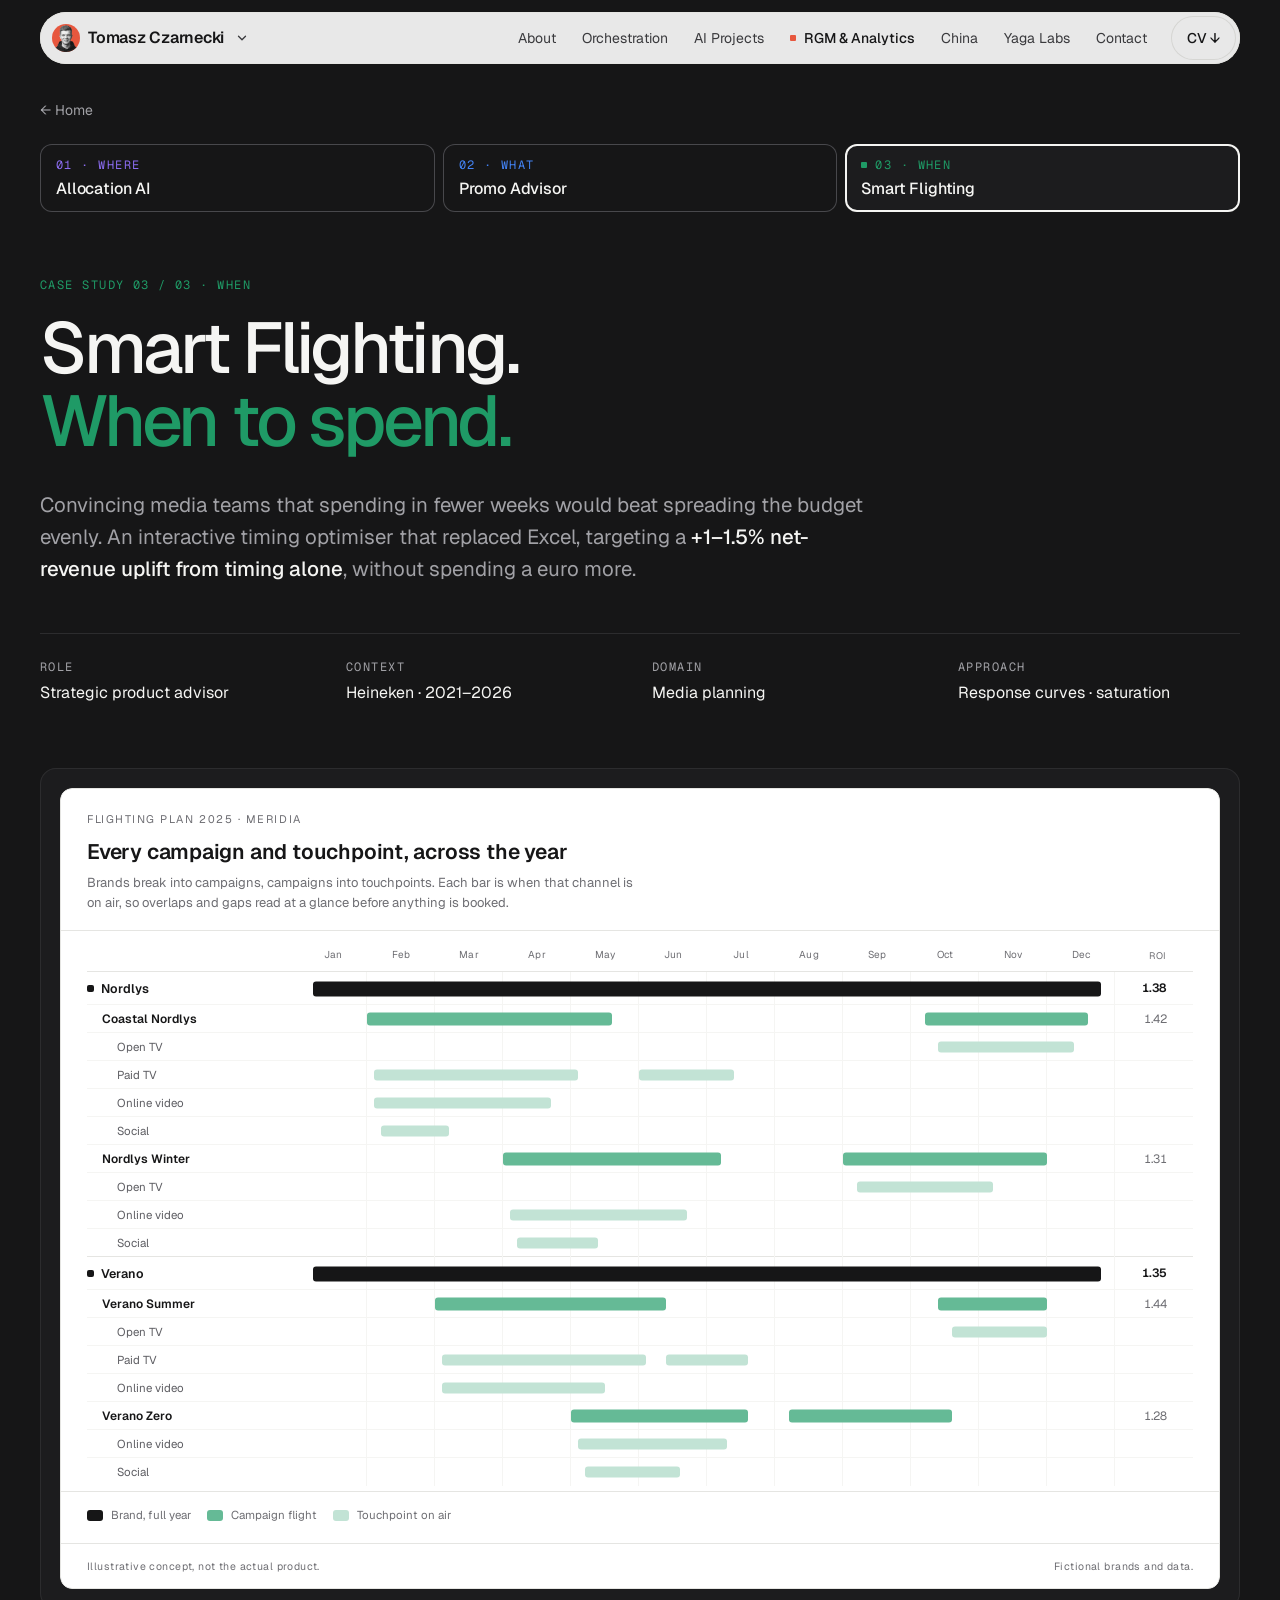
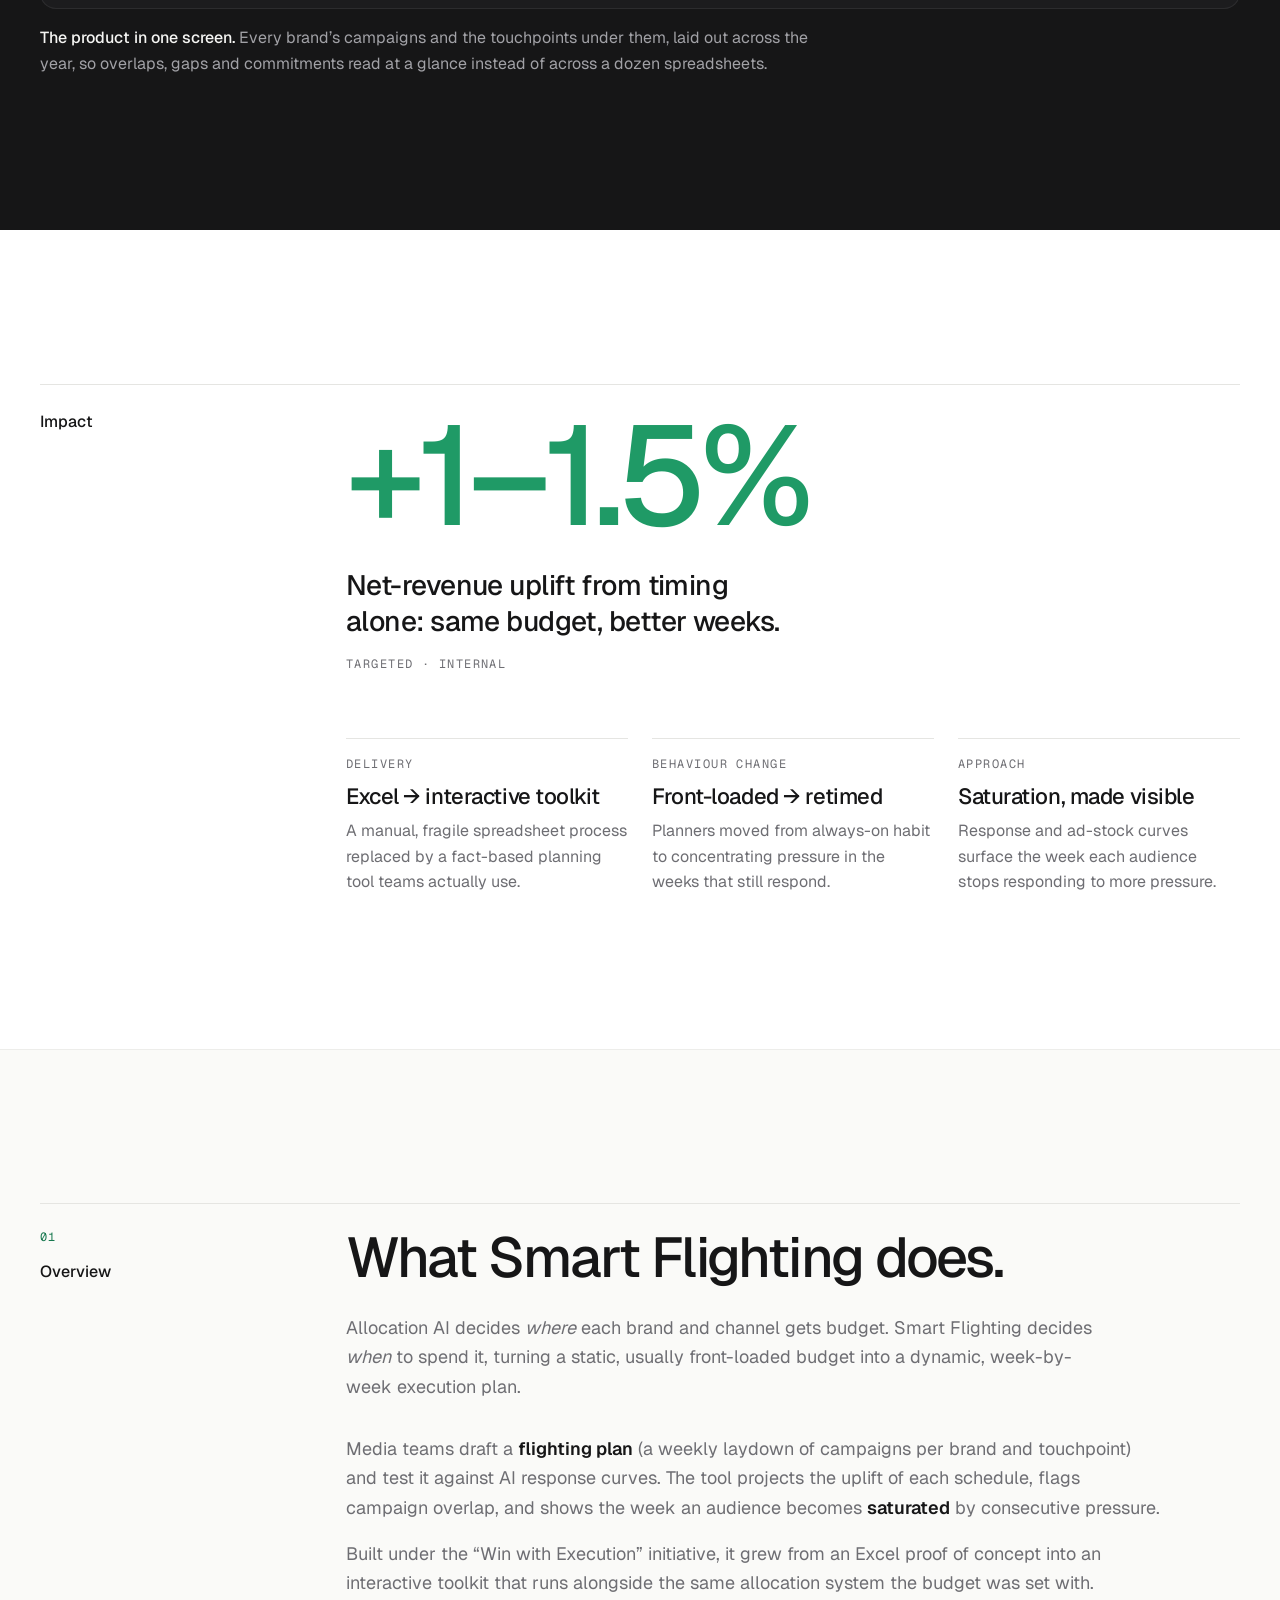
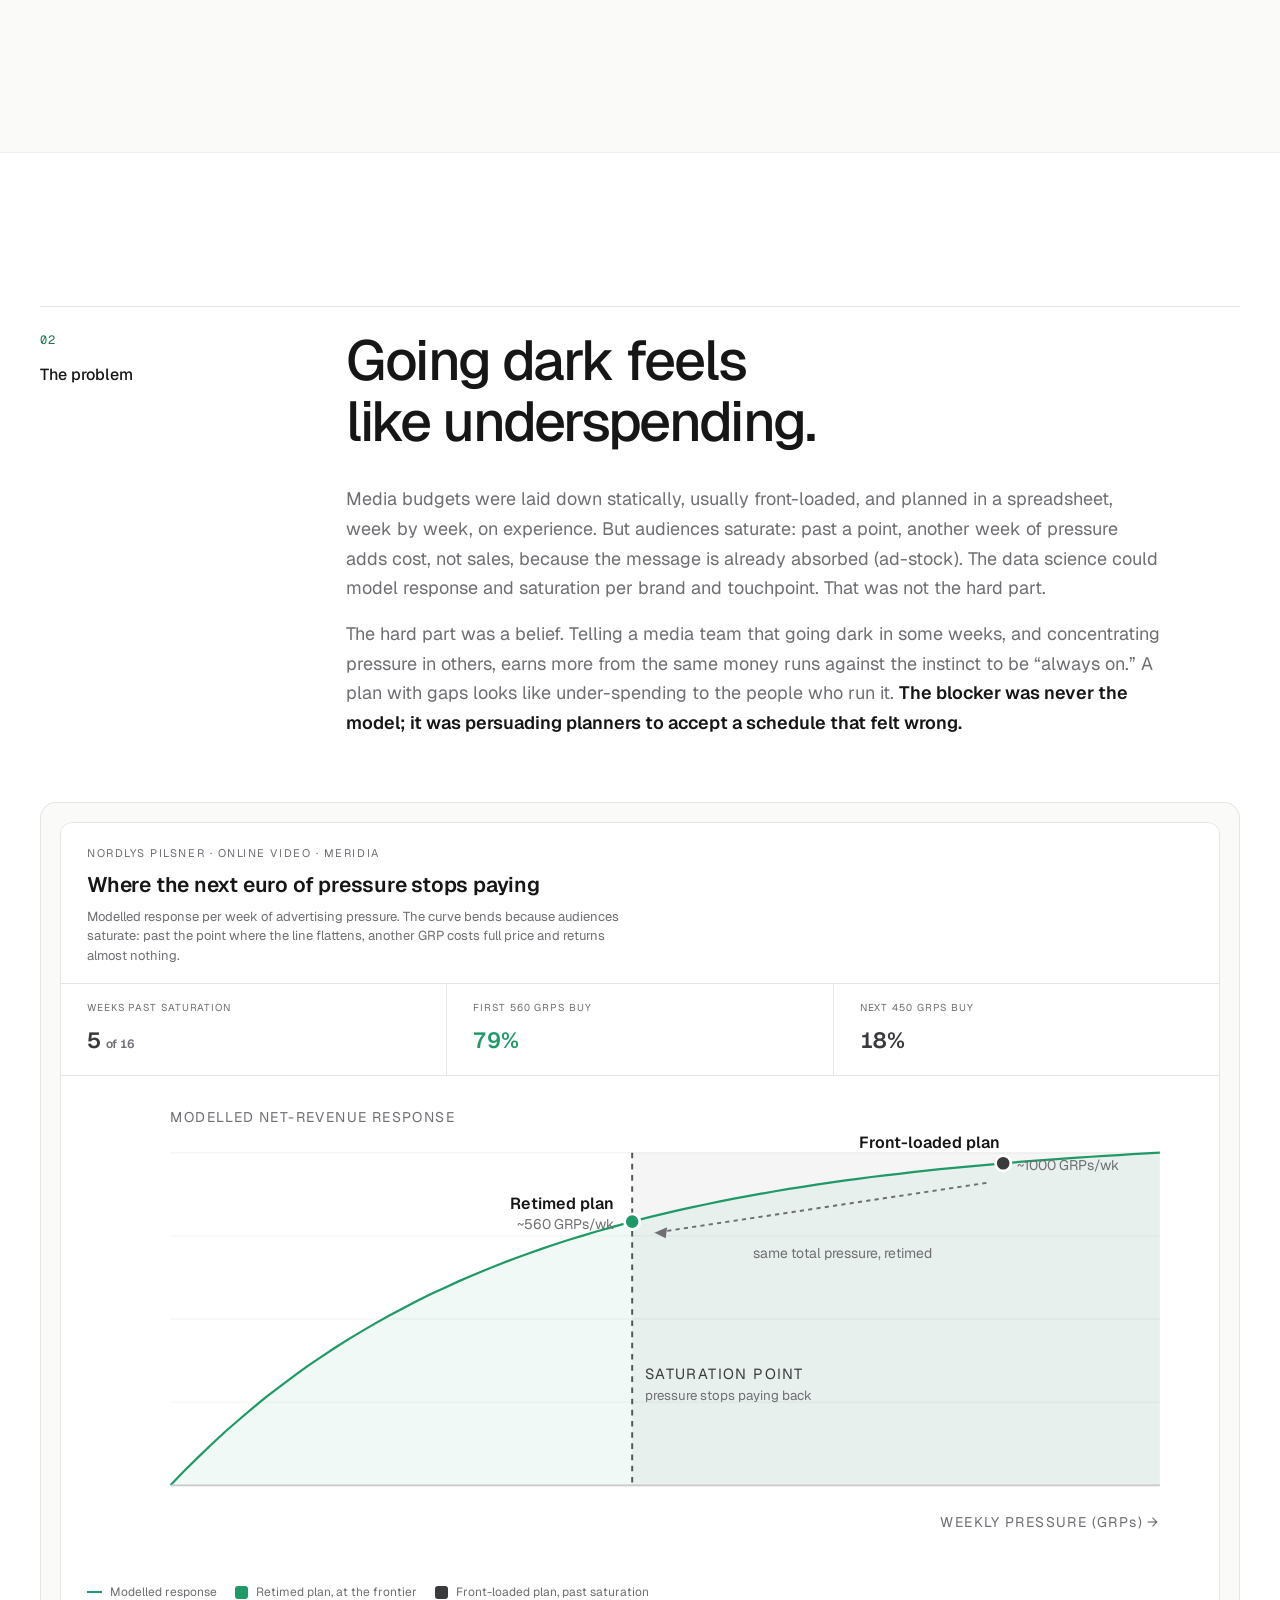
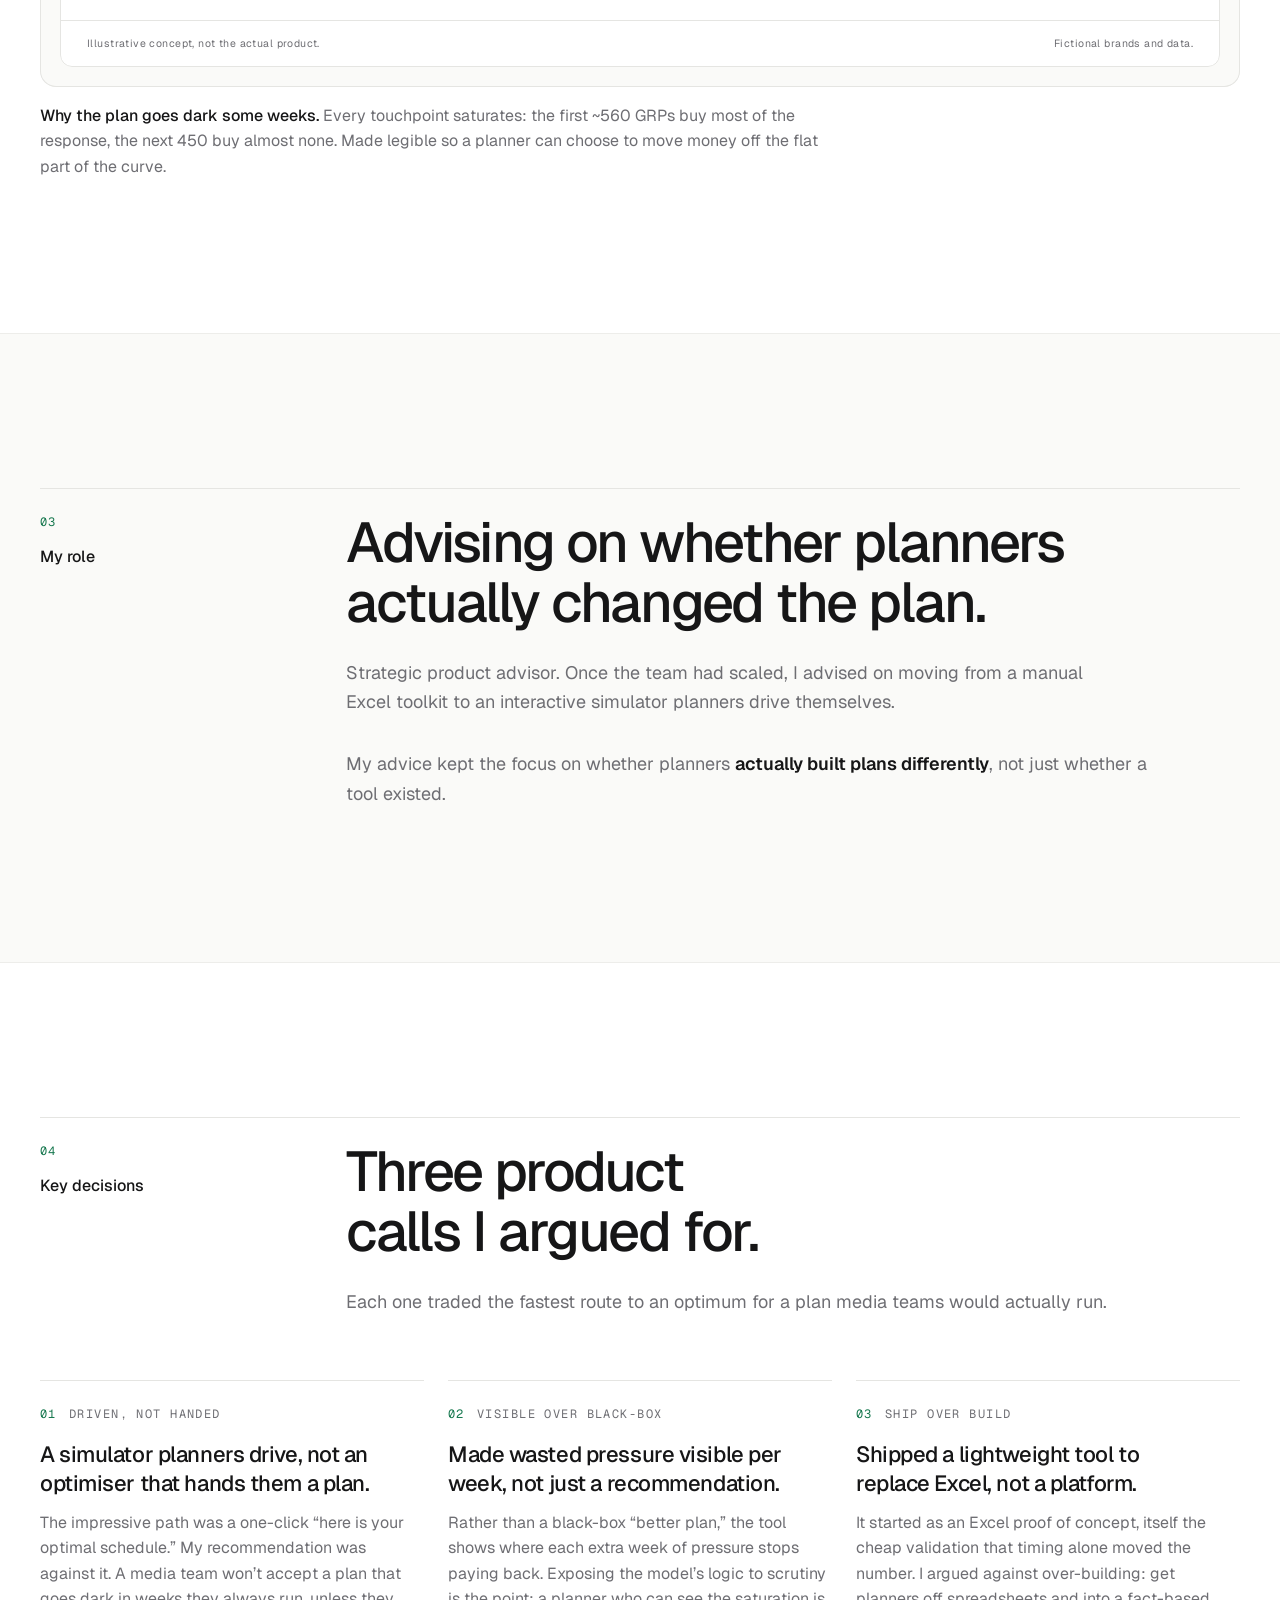
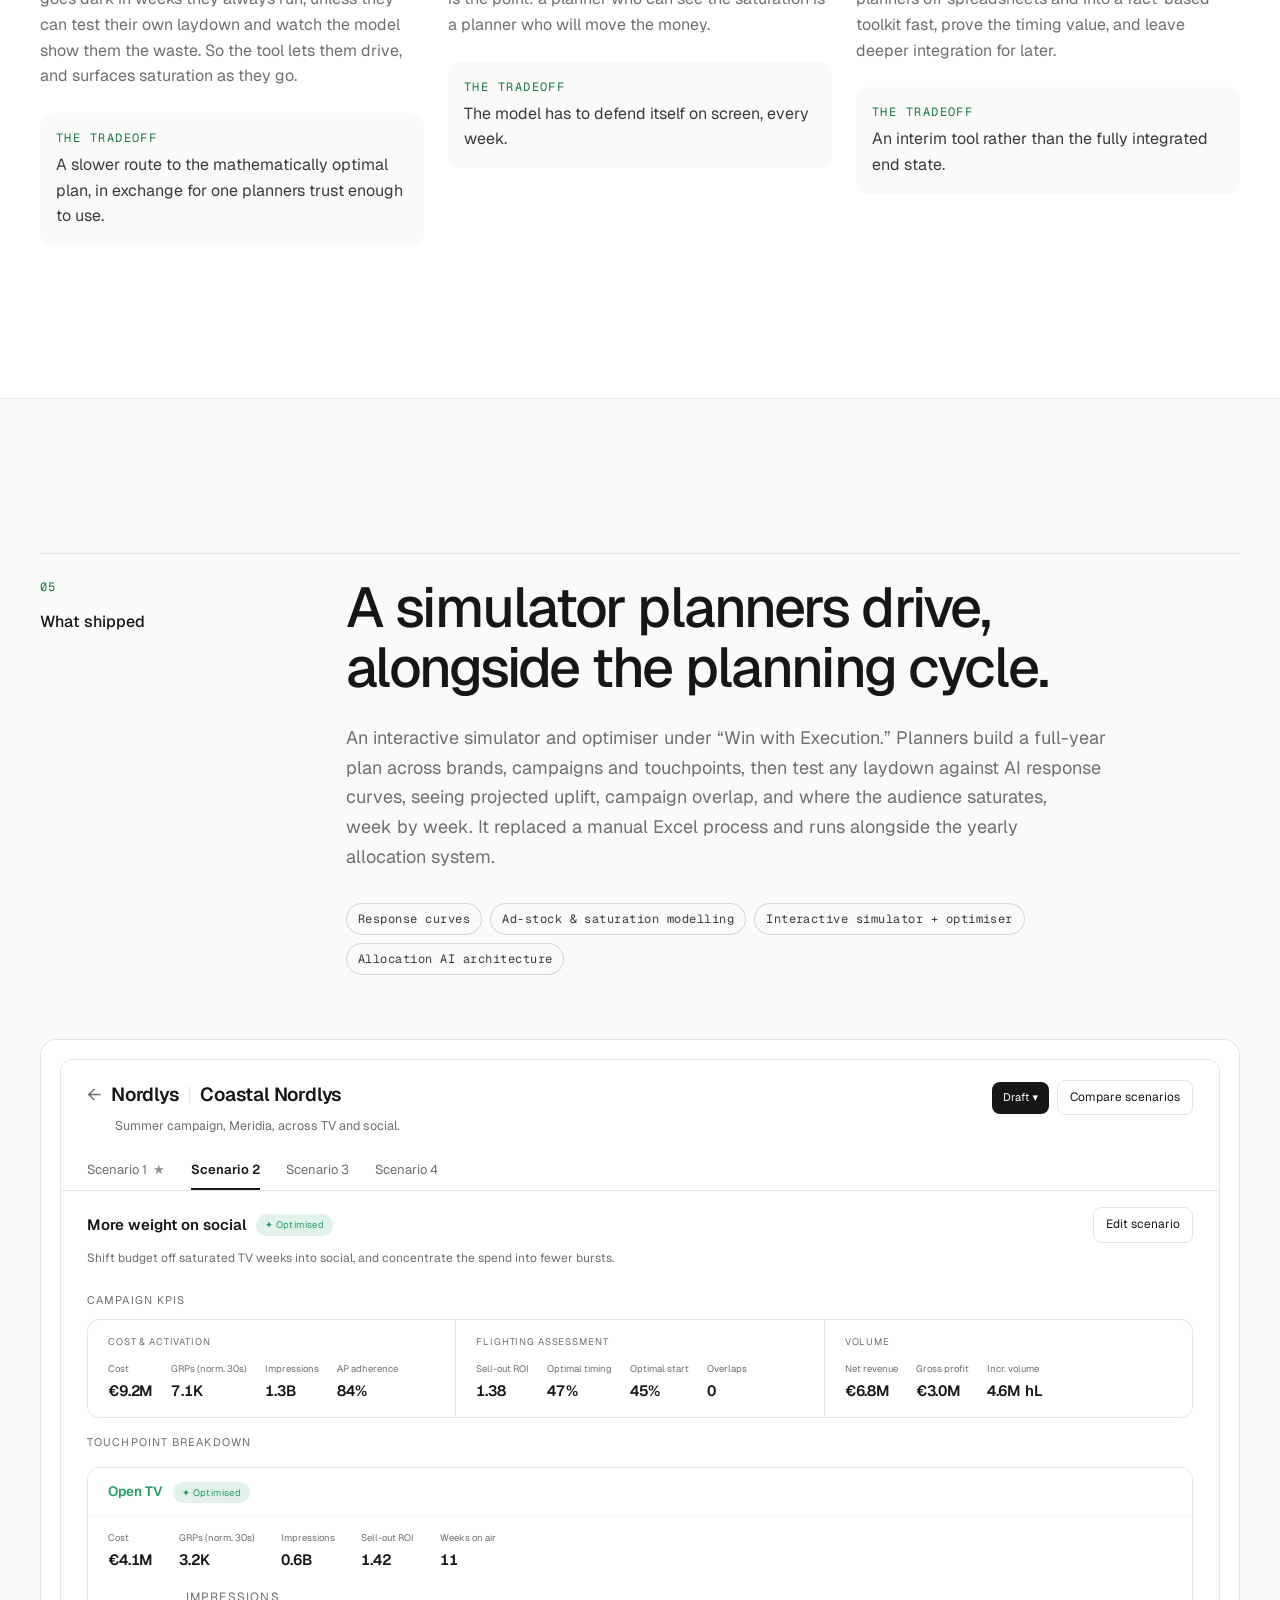
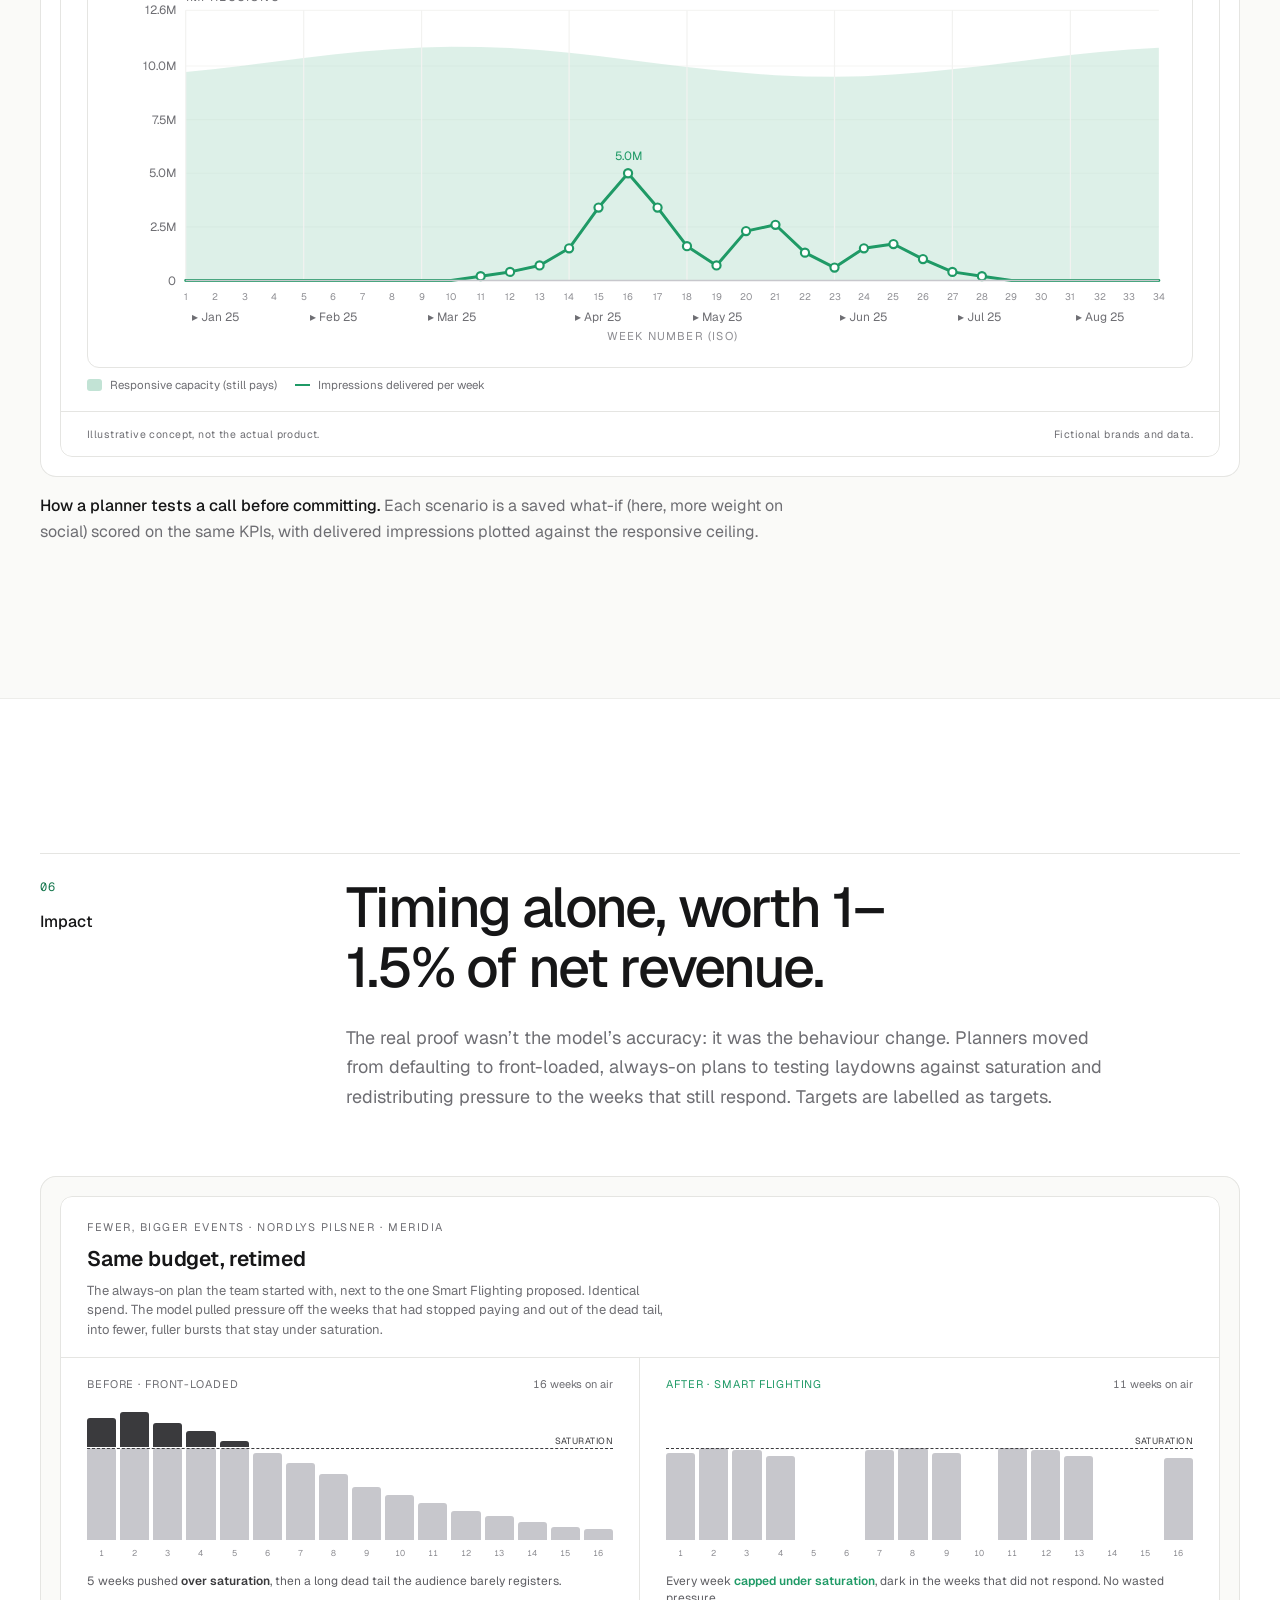
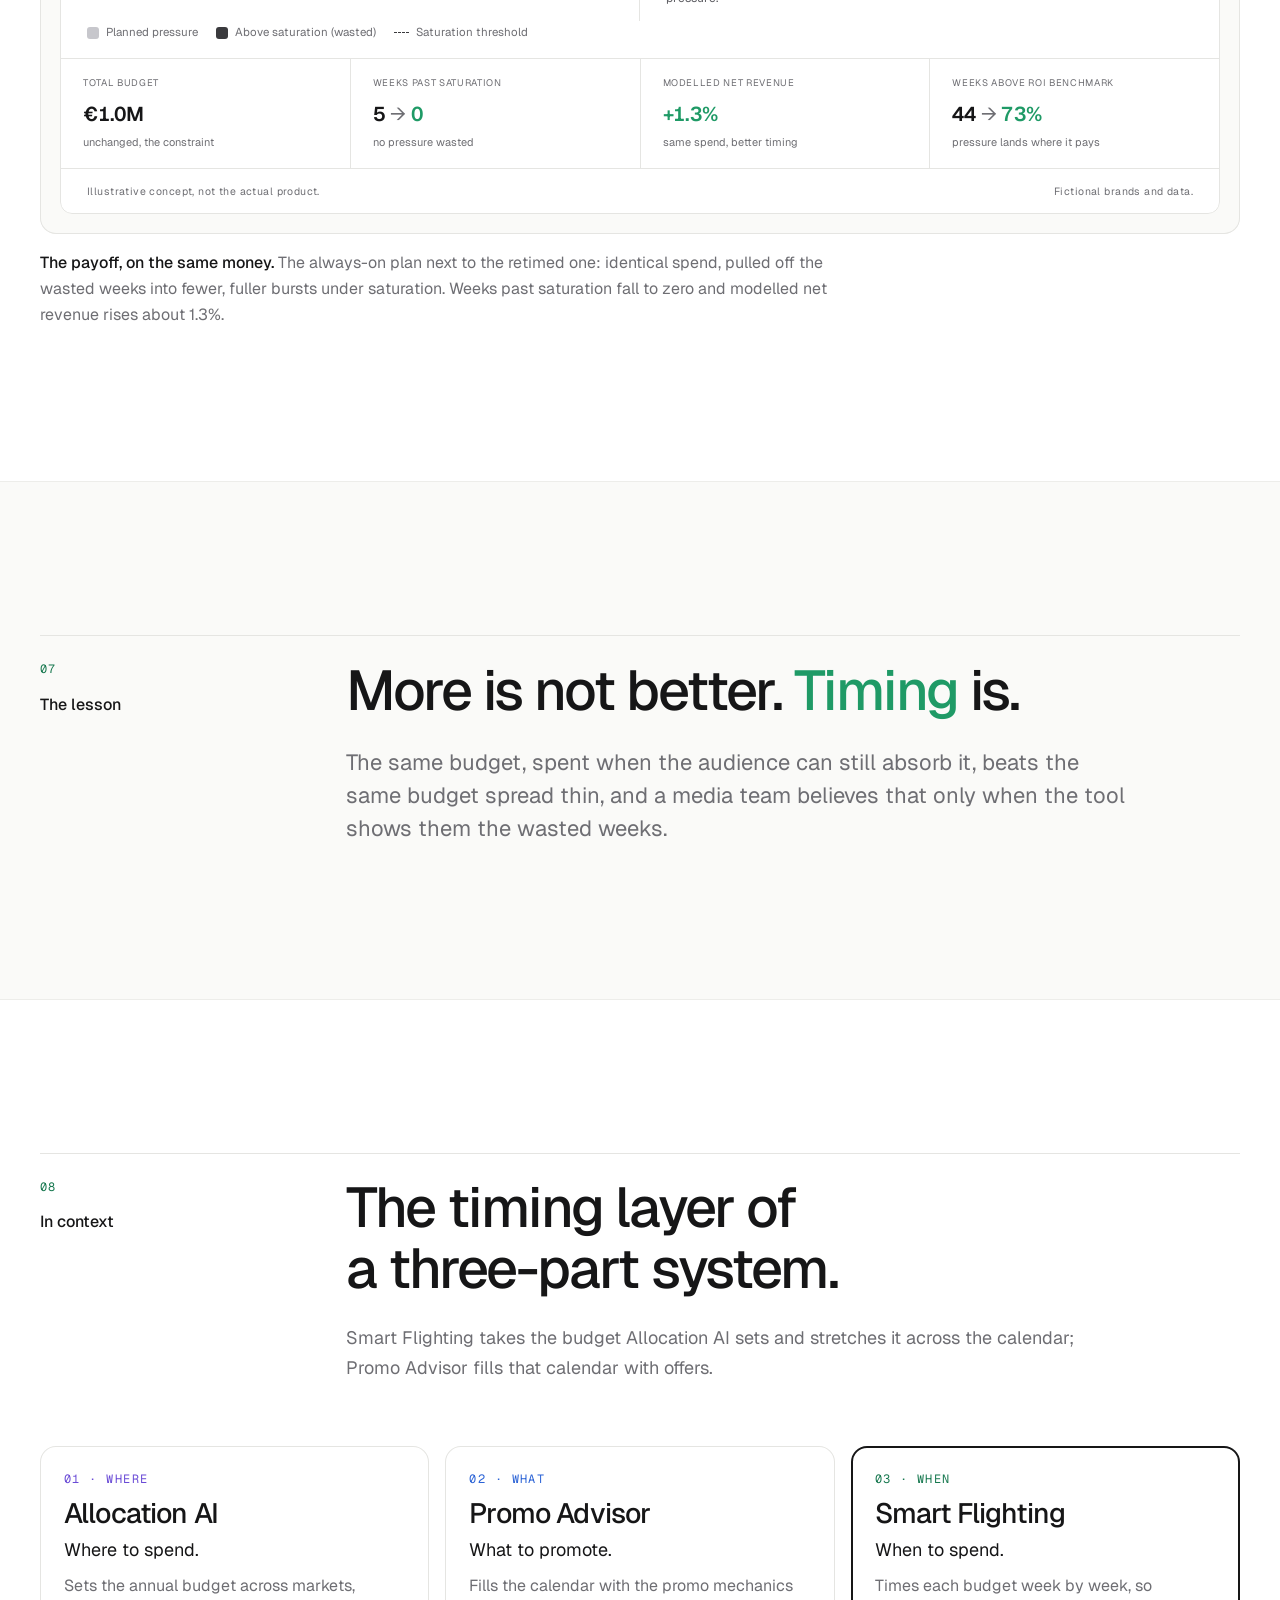
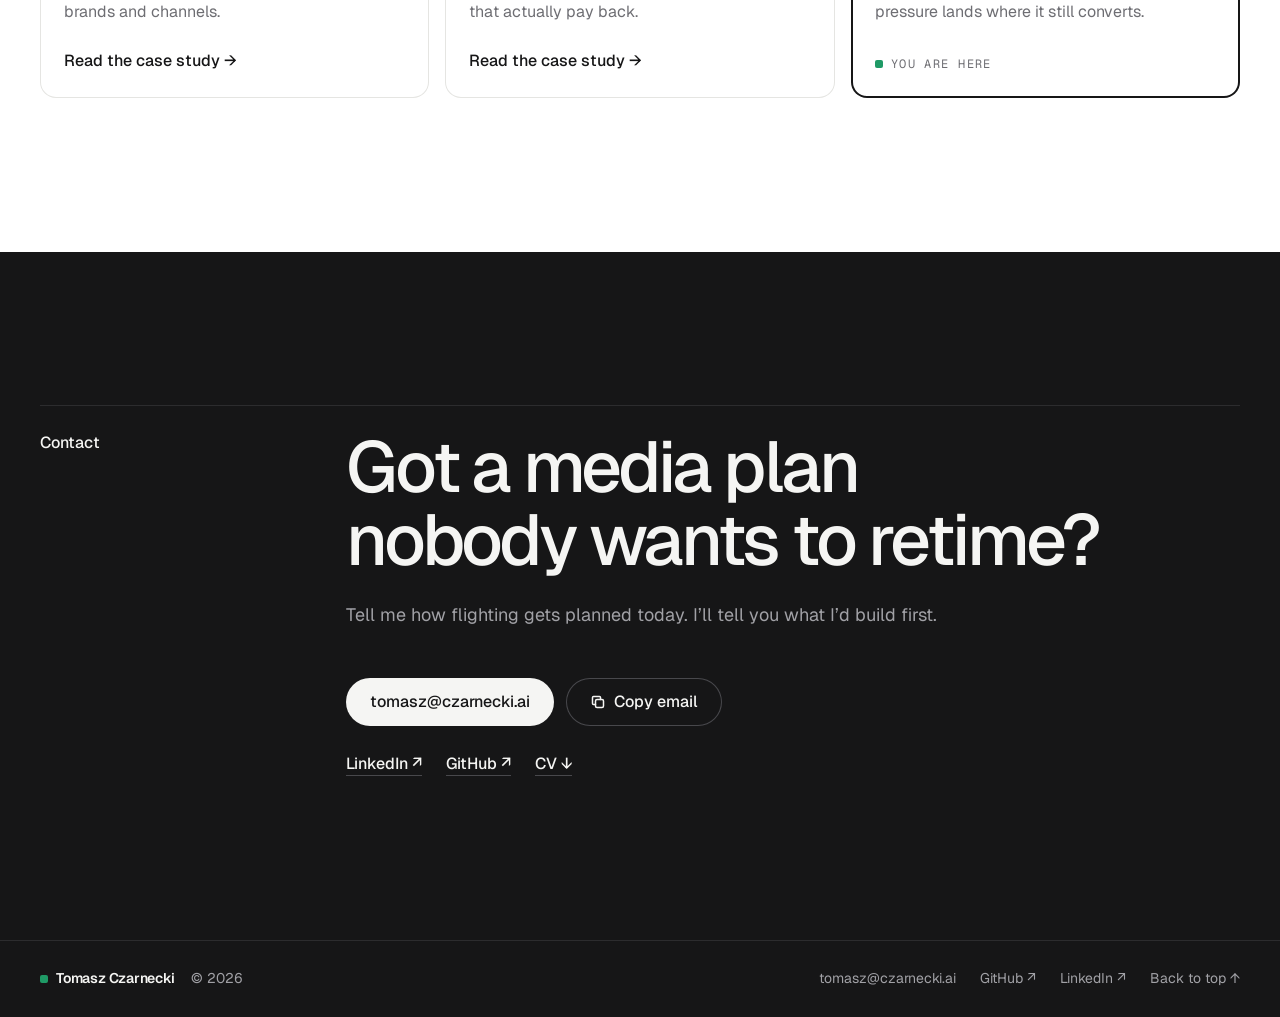
<file: smart-flighting.html>
<!DOCTYPE html>
<html lang="en" data-case="smart-flighting">
<head>
<meta charset="utf-8">
<meta name="viewport" content="width=device-width, initial-scale=1">
<meta name="color-scheme" content="light">
<title>Smart Flighting · Case Study | Tomasz Czarnecki</title>
<meta name="description" content="Strategic advisor on Heineken’s campaign-timing simulator, which replaced an Excel process. Targets +1–1.5% net revenue from timing alone.">
<meta name="author" content="Tomasz Czarnecki">
<meta property="og:type" content="website">
<meta property="og:site_name" content="Tomasz Czarnecki">
<meta property="og:title" content="Smart Flighting · Case Study | Tomasz Czarnecki">
<meta property="og:description" content="Strategic advisor on Heineken’s campaign-timing simulator, which replaced an Excel process. Targets +1–1.5% net revenue from timing alone.">
<meta property="og:url" content="https://czarnecki.ai/smart-flighting.html">
<meta property="og:image" content="https://czarnecki.ai/assets/og-card.jpg?v=7">
<meta name="twitter:card" content="summary_large_image">
<meta name="twitter:title" content="Smart Flighting · Case Study | Tomasz Czarnecki">
<meta name="twitter:description" content="Strategic advisor on Heineken’s campaign-timing simulator, which replaced an Excel process. Targets +1–1.5% net revenue from timing alone.">
<meta name="twitter:image" content="https://czarnecki.ai/assets/og-card.jpg?v=7">
<link rel="canonical" href="https://czarnecki.ai/smart-flighting.html">
<meta name="theme-color" content="#161617">
<link rel="icon" type="image/png" sizes="32x32" href="assets/favicon-32.png?v=6">
<link rel="icon" type="image/png" sizes="16x16" href="assets/favicon-16.png?v=6">
<link rel="apple-touch-icon" sizes="180x180" href="assets/apple-touch-icon.png?v=6">
<link rel="manifest" href="assets/site.webmanifest">
<link rel="preconnect" href="https://fonts.googleapis.com">
<link rel="preconnect" href="https://fonts.gstatic.com" crossorigin>
<link href="https://fonts.googleapis.com/css2?family=Geist:wght@400;500;600&family=Geist+Mono:wght@400;500&display=swap" rel="stylesheet">
<style>
/* OD-LAYOUT-PRIMITIVES v1 — structure only: display, flex/grid, overflow, wrapping, ratio.
   Put this @layer first; product CSS outside the layer always wins. */
@layer od-layout {
  :where(.od-stack,.od-row,.od-row-top,.od-cluster,.od-grid,.od-field,.od-stat,.od-cell,.od-tile) > :where(*) { min-width: 0; }

  /* containers */
  .od-stack   { display: flex; flex-direction: column; gap: var(--od-gap, 8px); }
  .od-row     { display: flex; align-items: center; gap: var(--od-gap, 8px); }
  .od-row-top { display: flex; align-items: flex-start; gap: var(--od-gap, 8px); }
  .od-cluster { display: flex; flex-wrap: wrap; align-items: center; gap: var(--od-gap, 8px); }
  .od-fill    { flex: 1 1 0; min-width: 0; }
  .od-fixed   { flex: none; }
  .od-grid    { display: grid; gap: var(--od-gap, 12px); grid-template-columns: repeat(var(--od-cols, 3), minmax(0, 1fr)); }

  /* stacked information: each piece is its own line — never sibling inline spans */
  .od-stat, .od-field, .od-cell { display: grid; gap: var(--od-gap, 2px); }
  :where(.od-stat,.od-field,.od-cell) > :where(*) { display: block; }
  .od-tile { display: grid; grid-template-rows: auto 1fr; }
  :where(.od-tile) > :where(*) { display: block; }

  /* media keeps its intrinsic ratio by default; never a distorted or cropped
     cover by accident. height:auto lets the ratio win over an <img height="…">
     attribute. Cropping to a uniform box is an explicit opt-in: set --od-ratio
     AND add .od-media-cover together (per the core rule, only where a crop is
     deliberate — tile thumbs, decorative fills — never on full-frame content). */
  .od-media { display: block; width: 100%; height: auto; aspect-ratio: var(--od-ratio, auto); }
  .od-media-cover { object-fit: cover; }

  /* data text only — authored copy is rewritten to its budget instead */
  .od-truncate { display: block; max-width: 100%; overflow: hidden; white-space: nowrap; text-overflow: ellipsis; }
  .od-clamp-2, .od-clamp-3 { display: -webkit-box; -webkit-box-orient: vertical; overflow: hidden; overflow-wrap: anywhere; }
  .od-clamp-2 { -webkit-line-clamp: 2; }
  .od-clamp-3 { -webkit-line-clamp: 3; }
  .od-lines-2 { min-height: calc(2 * 1.4em); }   /* block-level reservation for a shared baseline */
  .od-nowrap  { white-space: nowrap; }           /* 数字+单位 · 价格+起 · 日期+星期 */
  .od-keep    { word-break: keep-all; overflow-wrap: anywhere; } /* CJK labels break at spaces / <wbr> first */

  /* screen skeleton (optional): bars take their own space, the middle scrolls — no padding guessed for chrome */
  .od-screen { display: grid; grid-template-rows: auto minmax(0, 1fr) auto; height: 100%; }
  .od-scroll { overflow-y: auto; overscroll-behavior: contain; min-height: 0; }

  /* horizontal rail: the next item peeks at the edge; trailing room survives overflow */
  .od-rail { display: flex; gap: var(--od-gap, 8px); overflow-x: auto; scroll-snap-type: x proximity; scrollbar-width: none;
             padding-inline: var(--od-rail-pad, 16px); scroll-padding-inline: var(--od-rail-pad, 16px); }
  .od-rail::-webkit-scrollbar { display: none; }
  :where(.od-rail) > :where(*) { flex: none; scroll-snap-align: start; }
  :where(.od-rail) > :where(:last-child) { margin-inline-end: var(--od-rail-pad, 16px); }

  .od-spacer { flex: none; visibility: hidden; pointer-events: none; }
  .od-touch  { min-width: 44px; min-height: 44px; }
}
/* /OD-LAYOUT-PRIMITIVES v1 */
</style>
<link rel="stylesheet" href="css/site.css">
</head>
<body>
<a class="skip" href="#main">Skip to content</a>

<header class="site-head">
  <div class="wrap">
    <nav class="nav" aria-label="Primary">
      <a class="brand" href="index.html"><span class="brand-avatar" aria-hidden="true"><img class="od-media" src="assets/tomasz_hoodie.webp" alt="" width="400" height="400"></span><span>Tomasz Czarnecki</span></a>
      <details class="switcher" data-switcher>
        <summary aria-label="Switch site"><svg class="ico" viewBox="0 0 16 16" fill="none" stroke="currentColor" stroke-width="1.5" stroke-linecap="round" stroke-linejoin="round" aria-hidden="true"><path d="M4 6l4 4 4-4"/></svg></summary>
        <div class="switcher-panel">
          <a class="switcher-item od-row" href="https://www.yaga.sh"><img class="od-fixed" src="assets/yaga-logo.svg" alt="" width="28" height="28"><span class="od-field"><span class="switcher-name">Yaga.sh</span><span class="switcher-desc">Experimentation platform</span></span></a>
          <a class="switcher-item od-row" href="https://yagalabs.io"><img class="od-fixed" src="assets/yagalabs-logo.svg" alt="" width="28" height="28"><span class="od-field"><span class="switcher-name">Yaga Labs</span><span class="switcher-desc">Corporate page</span></span></a>
        </div>
      </details>
      <ul class="nav-links">
        <li><a href="index.html#about">About</a></li>
        <li><a href="index.html#skills">Orchestration</a></li>
        <li><a href="index.html#projects">AI Projects</a></li>
        <li><a href="index.html#work" aria-current="page">RGM &amp; Analytics</a></li>
        <li><a href="index.html#china">China</a></li>
        <li><a href="index.html#yagalabs">Yaga Labs</a></li>
        <li><a href="#contact">Contact</a></li>
      </ul>
      <a class="nav-cv" href="https://czarnecki.ai/CV_TomaszCzarnecki_Latest.pdf" target="_blank" rel="noopener">CV ↓</a>
      <button class="nav-menu" type="button" data-menu-open aria-controls="menu" aria-expanded="false" aria-label="Open menu"><svg class="ico" viewBox="0 0 16 16" fill="none" stroke="currentColor" stroke-width="1.5" stroke-linecap="round" aria-hidden="true"><path d="M3 5.5h10M3 10.5h10"/></svg></button>
    </nav>
  </div>
</header>

<dialog class="sheet" id="menu" aria-label="Menu">
  <div class="sheet-inner">
    <div class="sheet-top od-row">
      <a class="brand" href="index.html"><span class="brand-avatar" aria-hidden="true"><img class="od-media" src="assets/tomasz_hoodie.webp" alt="" width="400" height="400"></span><span>Tomasz Czarnecki</span></a>
      <span class="od-fill"></span>
      <button class="sheet-close" type="button" data-menu-close aria-label="Close menu"><svg class="ico" viewBox="0 0 16 16" fill="none" stroke="currentColor" stroke-width="1.5" stroke-linecap="round" aria-hidden="true"><path d="M4 4l8 8M12 4l-8 8"/></svg></button>
    </div>
    <nav aria-label="Sections">
      <ul class="sheet-links">
        <li><a href="index.html#about"><span class="sheet-name">About</span><span class="sheet-num">01</span></a></li>
        <li><a href="index.html#skills"><span class="sheet-name">Orchestration</span><span class="sheet-num">02</span></a></li>
        <li><a href="index.html#projects"><span class="sheet-name">AI Projects</span><span class="sheet-num">03</span></a></li>
        <li><a href="index.html#work" aria-current="page"><span class="sheet-name">RGM &amp; Analytics</span><span class="sheet-num">04</span></a></li>
        <li><a href="index.html#china"><span class="sheet-name">China</span><span class="sheet-num">05</span></a></li>
        <li><a href="index.html#yagalabs"><span class="sheet-name">Yaga Labs</span><span class="sheet-num">06</span></a></li>
        <li><a href="#contact"><span class="sheet-name">Contact</span></a></li>
      </ul>
    </nav>
    <div class="sheet-foot od-cluster">
      <a class="btn btn-solid" href="mailto:tomasz@czarnecki.ai">Let’s talk</a>
      <a class="btn btn-line" href="https://czarnecki.ai/CV_TomaszCzarnecki_Latest.pdf" target="_blank" rel="noopener">CV ↓</a>
    </div>
  </div>
</dialog>

<main id="main">

  <section class="case-hero is-dark" id="top" aria-labelledby="case-title">
    <div class="wrap">
      <nav class="case-switch" aria-label="Case studies">
        <a class="case-back" href="index.html">← Home</a>
        <ol class="case-tabs">
          <li><a class="case-tab od-stat" data-case="allocation-ai" href="allocation-ai.html"><span class="mono-label">01 · Where</span><span class="case-tab-name">Allocation AI</span></a></li>
          <li><a class="case-tab od-stat" data-case="promo-advisor" href="promo-advisor.html"><span class="mono-label">02 · What</span><span class="case-tab-name">Promo Advisor</span></a></li>
          <li><span class="case-tab od-stat" data-case="smart-flighting" aria-current="page"><span class="mono-label">03 · When</span><span class="case-tab-name">Smart Flighting</span></span></li>
        </ol>
      </nav>
      <span class="mono-label case-eyebrow">Case study 03 / 03 · When</span>
      <h1 class="case-title" id="case-title"><span>Smart Flighting.</span> <span class="accent">When to spend.</span></h1>
      <p class="case-lead">Convincing media teams that spending in fewer weeks would beat spreading the budget evenly. An interactive timing optimiser that replaced Excel, targeting a <strong>+1–1.5% net-revenue uplift from timing alone</strong>, without spending a euro more.</p>
      <dl class="facts">
        <div class="od-stat"><dt>Role</dt><dd>Strategic product advisor</dd></div>
        <div class="od-stat"><dt>Context</dt><dd>Heineken · 2021–2026</dd></div>
        <div class="od-stat"><dt>Domain</dt><dd>Media planning</dd></div>
        <div class="od-stat"><dt>Approach</dt><dd>Response curves · saturation</dd></div>
      </dl>
      <figure class="viz" data-reveal>
  <div class="viz-frame"><div class="viz-scroll" tabindex="0" role="region" aria-label="The product in one screen">
<div style="color:#161617; font-family:'Geist',system-ui,sans-serif;"><div style="background:#FFFFFF; border:1px solid #E5E5E2; border-radius:12px; overflow:hidden;">
      <div style="padding:22px 26px 18px; border-bottom:1px solid #E5E5E2;">
        <div style="font-family:'Geist',system-ui,sans-serif; font-variant-numeric:tabular-nums; font-size:11px; letter-spacing:.14em; text-transform:uppercase; color:#6E6E73; margin-bottom:6px;">Flighting plan 2025 · Meridia</div>
        <h3 style="margin:0 0 5px; font-size:21px; font-weight:600; letter-spacing:-.01em;">Every campaign and touchpoint, across the year</h3>
        <div style="color:#6E6E73; font-size:13px; max-width:560px; line-height:1.5;">Brands break into campaigns, campaigns into touchpoints. Each bar is when that channel is on air, so overlaps and gaps read at a glance before anything is booked.</div>
      </div>
      <div style="overflow-x:auto; overflow-y:hidden; -webkit-overflow-scrolling:touch;"><div style="padding:8px 26px 6px;">
        <div style="display:grid; grid-template-columns:212px minmax(360px,1fr) 78px; align-items:center; min-width:650px; padding:8px 0;">
          <div></div>
          <div style="display:grid; grid-template-columns:repeat(12,1fr);">
            
              <span style="font-family:'Geist',system-ui,sans-serif; font-variant-numeric:tabular-nums; font-size:10px; color:#6E6E73; text-align:center; letter-spacing:.02em;">Jan</span>
            
              <span style="font-family:'Geist',system-ui,sans-serif; font-variant-numeric:tabular-nums; font-size:10px; color:#6E6E73; text-align:center; letter-spacing:.02em;">Feb</span>
            
              <span style="font-family:'Geist',system-ui,sans-serif; font-variant-numeric:tabular-nums; font-size:10px; color:#6E6E73; text-align:center; letter-spacing:.02em;">Mar</span>
            
              <span style="font-family:'Geist',system-ui,sans-serif; font-variant-numeric:tabular-nums; font-size:10px; color:#6E6E73; text-align:center; letter-spacing:.02em;">Apr</span>
            
              <span style="font-family:'Geist',system-ui,sans-serif; font-variant-numeric:tabular-nums; font-size:10px; color:#6E6E73; text-align:center; letter-spacing:.02em;">May</span>
            
              <span style="font-family:'Geist',system-ui,sans-serif; font-variant-numeric:tabular-nums; font-size:10px; color:#6E6E73; text-align:center; letter-spacing:.02em;">Jun</span>
            
              <span style="font-family:'Geist',system-ui,sans-serif; font-variant-numeric:tabular-nums; font-size:10px; color:#6E6E73; text-align:center; letter-spacing:.02em;">Jul</span>
            
              <span style="font-family:'Geist',system-ui,sans-serif; font-variant-numeric:tabular-nums; font-size:10px; color:#6E6E73; text-align:center; letter-spacing:.02em;">Aug</span>
            
              <span style="font-family:'Geist',system-ui,sans-serif; font-variant-numeric:tabular-nums; font-size:10px; color:#6E6E73; text-align:center; letter-spacing:.02em;">Sep</span>
            
              <span style="font-family:'Geist',system-ui,sans-serif; font-variant-numeric:tabular-nums; font-size:10px; color:#6E6E73; text-align:center; letter-spacing:.02em;">Oct</span>
            
              <span style="font-family:'Geist',system-ui,sans-serif; font-variant-numeric:tabular-nums; font-size:10px; color:#6E6E73; text-align:center; letter-spacing:.02em;">Nov</span>
            
              <span style="font-family:'Geist',system-ui,sans-serif; font-variant-numeric:tabular-nums; font-size:10px; color:#6E6E73; text-align:center; letter-spacing:.02em;">Dec</span>
            
          </div>
          <div style="font-family:'Geist',system-ui,sans-serif; font-variant-numeric:tabular-nums; font-size:9.5px; letter-spacing:.06em; text-transform:uppercase; color:#6E6E73; text-align:right; padding-right:26px;">ROI</div>
        </div>
        
          <div style="display:grid; grid-template-columns:212px minmax(360px,1fr) 78px; align-items:center; min-width:650px; height:33px; border-top:1px solid #E5E5E2;">
            <div style="white-space:nowrap; overflow:hidden; text-overflow:ellipsis; padding-right:10px; font-size:12.5px; font-weight:600; display:flex; align-items:center; gap:7px;"><span style="width:7px; height:7px; border-radius:2px; background:#161617; flex:none;"></span>Nordlys</div>
            <div style="position:relative; height:33px; background:repeating-linear-gradient(to right,transparent 0,transparent calc(100%/12 - 1px),#F5F5F3 calc(100%/12 - 1px),#F5F5F3 calc(100%/12));">
              
                <div style="position:absolute; top:50%; transform:translateY(-50%); border-radius:3px; left:1.67%; width:96.67%; height:15px; background:#161617;"></div>
              
            </div>
            <div style="font-family:'Geist',system-ui,sans-serif; font-variant-numeric:tabular-nums; font-size:12px; text-align:right; padding-right:26px; color:#161617; font-weight:600;">1.38</div>
          </div>
        
          <div style="display:grid; grid-template-columns:212px minmax(360px,1fr) 78px; align-items:center; min-width:650px; height:28px; border-top:1px solid #F5F5F3;">
            <div style="white-space:nowrap; overflow:hidden; text-overflow:ellipsis; padding-right:10px; font-size:12px; font-weight:600; padding-left:15px;">Coastal Nordlys</div>
            <div style="position:relative; height:28px; background:repeating-linear-gradient(to right,transparent 0,transparent calc(100%/12 - 1px),#F5F5F3 calc(100%/12 - 1px),#F5F5F3 calc(100%/12));">
              
                <div style="position:absolute; top:50%; transform:translateY(-50%); border-radius:3px; left:8.33%; width:30.00%; height:13px; background:#65BA96;"></div>
              
                <div style="position:absolute; top:50%; transform:translateY(-50%); border-radius:3px; left:76.67%; width:20.00%; height:13px; background:#65BA96;"></div>
              
            </div>
            <div style="font-family:'Geist',system-ui,sans-serif; font-variant-numeric:tabular-nums; font-size:12px; text-align:right; padding-right:26px; color:#6E6E73; font-weight:400;">1.42</div>
          </div>
        
          <div style="display:grid; grid-template-columns:212px minmax(360px,1fr) 78px; align-items:center; min-width:650px; height:28px; border-top:1px solid #F5F5F3;">
            <div style="white-space:nowrap; overflow:hidden; text-overflow:ellipsis; padding-right:10px; font-size:11.5px; color:#5E5E63; padding-left:30px;">Open TV</div>
            <div style="position:relative; height:28px; background:repeating-linear-gradient(to right,transparent 0,transparent calc(100%/12 - 1px),#F5F5F3 calc(100%/12 - 1px),#F5F5F3 calc(100%/12));">
              
                <div style="position:absolute; top:50%; transform:translateY(-50%); border-radius:3px; left:78.33%; width:16.67%; height:11px; background:#C2E3D5;"></div>
              
            </div>
            <div style="font-family:'Geist',system-ui,sans-serif; font-variant-numeric:tabular-nums; font-size:12px; text-align:right; padding-right:26px; color:#6E6E73; font-weight:400;"></div>
          </div>
        
          <div style="display:grid; grid-template-columns:212px minmax(360px,1fr) 78px; align-items:center; min-width:650px; height:28px; border-top:1px solid #F5F5F3;">
            <div style="white-space:nowrap; overflow:hidden; text-overflow:ellipsis; padding-right:10px; font-size:11.5px; color:#5E5E63; padding-left:30px;">Paid TV</div>
            <div style="position:relative; height:28px; background:repeating-linear-gradient(to right,transparent 0,transparent calc(100%/12 - 1px),#F5F5F3 calc(100%/12 - 1px),#F5F5F3 calc(100%/12));">
              
                <div style="position:absolute; top:50%; transform:translateY(-50%); border-radius:3px; left:9.17%; width:25.00%; height:11px; background:#C2E3D5;"></div>
              
                <div style="position:absolute; top:50%; transform:translateY(-50%); border-radius:3px; left:41.67%; width:11.67%; height:11px; background:#C2E3D5;"></div>
              
            </div>
            <div style="font-family:'Geist',system-ui,sans-serif; font-variant-numeric:tabular-nums; font-size:12px; text-align:right; padding-right:26px; color:#6E6E73; font-weight:400;"></div>
          </div>
        
          <div style="display:grid; grid-template-columns:212px minmax(360px,1fr) 78px; align-items:center; min-width:650px; height:28px; border-top:1px solid #F5F5F3;">
            <div style="white-space:nowrap; overflow:hidden; text-overflow:ellipsis; padding-right:10px; font-size:11.5px; color:#5E5E63; padding-left:30px;">Online video</div>
            <div style="position:relative; height:28px; background:repeating-linear-gradient(to right,transparent 0,transparent calc(100%/12 - 1px),#F5F5F3 calc(100%/12 - 1px),#F5F5F3 calc(100%/12));">
              
                <div style="position:absolute; top:50%; transform:translateY(-50%); border-radius:3px; left:9.17%; width:21.67%; height:11px; background:#C2E3D5;"></div>
              
            </div>
            <div style="font-family:'Geist',system-ui,sans-serif; font-variant-numeric:tabular-nums; font-size:12px; text-align:right; padding-right:26px; color:#6E6E73; font-weight:400;"></div>
          </div>
        
          <div style="display:grid; grid-template-columns:212px minmax(360px,1fr) 78px; align-items:center; min-width:650px; height:28px; border-top:1px solid #F5F5F3;">
            <div style="white-space:nowrap; overflow:hidden; text-overflow:ellipsis; padding-right:10px; font-size:11.5px; color:#5E5E63; padding-left:30px;">Social</div>
            <div style="position:relative; height:28px; background:repeating-linear-gradient(to right,transparent 0,transparent calc(100%/12 - 1px),#F5F5F3 calc(100%/12 - 1px),#F5F5F3 calc(100%/12));">
              
                <div style="position:absolute; top:50%; transform:translateY(-50%); border-radius:3px; left:10.00%; width:8.33%; height:11px; background:#C2E3D5;"></div>
              
            </div>
            <div style="font-family:'Geist',system-ui,sans-serif; font-variant-numeric:tabular-nums; font-size:12px; text-align:right; padding-right:26px; color:#6E6E73; font-weight:400;"></div>
          </div>
        
          <div style="display:grid; grid-template-columns:212px minmax(360px,1fr) 78px; align-items:center; min-width:650px; height:28px; border-top:1px solid #F5F5F3;">
            <div style="white-space:nowrap; overflow:hidden; text-overflow:ellipsis; padding-right:10px; font-size:12px; font-weight:600; padding-left:15px;">Nordlys Winter</div>
            <div style="position:relative; height:28px; background:repeating-linear-gradient(to right,transparent 0,transparent calc(100%/12 - 1px),#F5F5F3 calc(100%/12 - 1px),#F5F5F3 calc(100%/12));">
              
                <div style="position:absolute; top:50%; transform:translateY(-50%); border-radius:3px; left:25.00%; width:26.67%; height:13px; background:#65BA96;"></div>
              
                <div style="position:absolute; top:50%; transform:translateY(-50%); border-radius:3px; left:66.67%; width:25.00%; height:13px; background:#65BA96;"></div>
              
            </div>
            <div style="font-family:'Geist',system-ui,sans-serif; font-variant-numeric:tabular-nums; font-size:12px; text-align:right; padding-right:26px; color:#6E6E73; font-weight:400;">1.31</div>
          </div>
        
          <div style="display:grid; grid-template-columns:212px minmax(360px,1fr) 78px; align-items:center; min-width:650px; height:28px; border-top:1px solid #F5F5F3;">
            <div style="white-space:nowrap; overflow:hidden; text-overflow:ellipsis; padding-right:10px; font-size:11.5px; color:#5E5E63; padding-left:30px;">Open TV</div>
            <div style="position:relative; height:28px; background:repeating-linear-gradient(to right,transparent 0,transparent calc(100%/12 - 1px),#F5F5F3 calc(100%/12 - 1px),#F5F5F3 calc(100%/12));">
              
                <div style="position:absolute; top:50%; transform:translateY(-50%); border-radius:3px; left:68.33%; width:16.67%; height:11px; background:#C2E3D5;"></div>
              
            </div>
            <div style="font-family:'Geist',system-ui,sans-serif; font-variant-numeric:tabular-nums; font-size:12px; text-align:right; padding-right:26px; color:#6E6E73; font-weight:400;"></div>
          </div>
        
          <div style="display:grid; grid-template-columns:212px minmax(360px,1fr) 78px; align-items:center; min-width:650px; height:28px; border-top:1px solid #F5F5F3;">
            <div style="white-space:nowrap; overflow:hidden; text-overflow:ellipsis; padding-right:10px; font-size:11.5px; color:#5E5E63; padding-left:30px;">Online video</div>
            <div style="position:relative; height:28px; background:repeating-linear-gradient(to right,transparent 0,transparent calc(100%/12 - 1px),#F5F5F3 calc(100%/12 - 1px),#F5F5F3 calc(100%/12));">
              
                <div style="position:absolute; top:50%; transform:translateY(-50%); border-radius:3px; left:25.83%; width:21.67%; height:11px; background:#C2E3D5;"></div>
              
            </div>
            <div style="font-family:'Geist',system-ui,sans-serif; font-variant-numeric:tabular-nums; font-size:12px; text-align:right; padding-right:26px; color:#6E6E73; font-weight:400;"></div>
          </div>
        
          <div style="display:grid; grid-template-columns:212px minmax(360px,1fr) 78px; align-items:center; min-width:650px; height:28px; border-top:1px solid #F5F5F3;">
            <div style="white-space:nowrap; overflow:hidden; text-overflow:ellipsis; padding-right:10px; font-size:11.5px; color:#5E5E63; padding-left:30px;">Social</div>
            <div style="position:relative; height:28px; background:repeating-linear-gradient(to right,transparent 0,transparent calc(100%/12 - 1px),#F5F5F3 calc(100%/12 - 1px),#F5F5F3 calc(100%/12));">
              
                <div style="position:absolute; top:50%; transform:translateY(-50%); border-radius:3px; left:26.67%; width:10.00%; height:11px; background:#C2E3D5;"></div>
              
            </div>
            <div style="font-family:'Geist',system-ui,sans-serif; font-variant-numeric:tabular-nums; font-size:12px; text-align:right; padding-right:26px; color:#6E6E73; font-weight:400;"></div>
          </div>
        
          <div style="display:grid; grid-template-columns:212px minmax(360px,1fr) 78px; align-items:center; min-width:650px; height:33px; border-top:1px solid #E5E5E2;">
            <div style="white-space:nowrap; overflow:hidden; text-overflow:ellipsis; padding-right:10px; font-size:12.5px; font-weight:600; display:flex; align-items:center; gap:7px;"><span style="width:7px; height:7px; border-radius:2px; background:#161617; flex:none;"></span>Verano</div>
            <div style="position:relative; height:33px; background:repeating-linear-gradient(to right,transparent 0,transparent calc(100%/12 - 1px),#F5F5F3 calc(100%/12 - 1px),#F5F5F3 calc(100%/12));">
              
                <div style="position:absolute; top:50%; transform:translateY(-50%); border-radius:3px; left:1.67%; width:96.67%; height:15px; background:#161617;"></div>
              
            </div>
            <div style="font-family:'Geist',system-ui,sans-serif; font-variant-numeric:tabular-nums; font-size:12px; text-align:right; padding-right:26px; color:#161617; font-weight:600;">1.35</div>
          </div>
        
          <div style="display:grid; grid-template-columns:212px minmax(360px,1fr) 78px; align-items:center; min-width:650px; height:28px; border-top:1px solid #F5F5F3;">
            <div style="white-space:nowrap; overflow:hidden; text-overflow:ellipsis; padding-right:10px; font-size:12px; font-weight:600; padding-left:15px;">Verano Summer</div>
            <div style="position:relative; height:28px; background:repeating-linear-gradient(to right,transparent 0,transparent calc(100%/12 - 1px),#F5F5F3 calc(100%/12 - 1px),#F5F5F3 calc(100%/12));">
              
                <div style="position:absolute; top:50%; transform:translateY(-50%); border-radius:3px; left:16.67%; width:28.33%; height:13px; background:#65BA96;"></div>
              
                <div style="position:absolute; top:50%; transform:translateY(-50%); border-radius:3px; left:78.33%; width:13.33%; height:13px; background:#65BA96;"></div>
              
            </div>
            <div style="font-family:'Geist',system-ui,sans-serif; font-variant-numeric:tabular-nums; font-size:12px; text-align:right; padding-right:26px; color:#6E6E73; font-weight:400;">1.44</div>
          </div>
        
          <div style="display:grid; grid-template-columns:212px minmax(360px,1fr) 78px; align-items:center; min-width:650px; height:28px; border-top:1px solid #F5F5F3;">
            <div style="white-space:nowrap; overflow:hidden; text-overflow:ellipsis; padding-right:10px; font-size:11.5px; color:#5E5E63; padding-left:30px;">Open TV</div>
            <div style="position:relative; height:28px; background:repeating-linear-gradient(to right,transparent 0,transparent calc(100%/12 - 1px),#F5F5F3 calc(100%/12 - 1px),#F5F5F3 calc(100%/12));">
              
                <div style="position:absolute; top:50%; transform:translateY(-50%); border-radius:3px; left:80.00%; width:11.67%; height:11px; background:#C2E3D5;"></div>
              
            </div>
            <div style="font-family:'Geist',system-ui,sans-serif; font-variant-numeric:tabular-nums; font-size:12px; text-align:right; padding-right:26px; color:#6E6E73; font-weight:400;"></div>
          </div>
        
          <div style="display:grid; grid-template-columns:212px minmax(360px,1fr) 78px; align-items:center; min-width:650px; height:28px; border-top:1px solid #F5F5F3;">
            <div style="white-space:nowrap; overflow:hidden; text-overflow:ellipsis; padding-right:10px; font-size:11.5px; color:#5E5E63; padding-left:30px;">Paid TV</div>
            <div style="position:relative; height:28px; background:repeating-linear-gradient(to right,transparent 0,transparent calc(100%/12 - 1px),#F5F5F3 calc(100%/12 - 1px),#F5F5F3 calc(100%/12));">
              
                <div style="position:absolute; top:50%; transform:translateY(-50%); border-radius:3px; left:17.50%; width:25.00%; height:11px; background:#C2E3D5;"></div>
              
                <div style="position:absolute; top:50%; transform:translateY(-50%); border-radius:3px; left:45.00%; width:10.00%; height:11px; background:#C2E3D5;"></div>
              
            </div>
            <div style="font-family:'Geist',system-ui,sans-serif; font-variant-numeric:tabular-nums; font-size:12px; text-align:right; padding-right:26px; color:#6E6E73; font-weight:400;"></div>
          </div>
        
          <div style="display:grid; grid-template-columns:212px minmax(360px,1fr) 78px; align-items:center; min-width:650px; height:28px; border-top:1px solid #F5F5F3;">
            <div style="white-space:nowrap; overflow:hidden; text-overflow:ellipsis; padding-right:10px; font-size:11.5px; color:#5E5E63; padding-left:30px;">Online video</div>
            <div style="position:relative; height:28px; background:repeating-linear-gradient(to right,transparent 0,transparent calc(100%/12 - 1px),#F5F5F3 calc(100%/12 - 1px),#F5F5F3 calc(100%/12));">
              
                <div style="position:absolute; top:50%; transform:translateY(-50%); border-radius:3px; left:17.50%; width:20.00%; height:11px; background:#C2E3D5;"></div>
              
            </div>
            <div style="font-family:'Geist',system-ui,sans-serif; font-variant-numeric:tabular-nums; font-size:12px; text-align:right; padding-right:26px; color:#6E6E73; font-weight:400;"></div>
          </div>
        
          <div style="display:grid; grid-template-columns:212px minmax(360px,1fr) 78px; align-items:center; min-width:650px; height:28px; border-top:1px solid #F5F5F3;">
            <div style="white-space:nowrap; overflow:hidden; text-overflow:ellipsis; padding-right:10px; font-size:12px; font-weight:600; padding-left:15px;">Verano Zero</div>
            <div style="position:relative; height:28px; background:repeating-linear-gradient(to right,transparent 0,transparent calc(100%/12 - 1px),#F5F5F3 calc(100%/12 - 1px),#F5F5F3 calc(100%/12));">
              
                <div style="position:absolute; top:50%; transform:translateY(-50%); border-radius:3px; left:33.33%; width:21.67%; height:13px; background:#65BA96;"></div>
              
                <div style="position:absolute; top:50%; transform:translateY(-50%); border-radius:3px; left:60.00%; width:20.00%; height:13px; background:#65BA96;"></div>
              
            </div>
            <div style="font-family:'Geist',system-ui,sans-serif; font-variant-numeric:tabular-nums; font-size:12px; text-align:right; padding-right:26px; color:#6E6E73; font-weight:400;">1.28</div>
          </div>
        
          <div style="display:grid; grid-template-columns:212px minmax(360px,1fr) 78px; align-items:center; min-width:650px; height:28px; border-top:1px solid #F5F5F3;">
            <div style="white-space:nowrap; overflow:hidden; text-overflow:ellipsis; padding-right:10px; font-size:11.5px; color:#5E5E63; padding-left:30px;">Online video</div>
            <div style="position:relative; height:28px; background:repeating-linear-gradient(to right,transparent 0,transparent calc(100%/12 - 1px),#F5F5F3 calc(100%/12 - 1px),#F5F5F3 calc(100%/12));">
              
                <div style="position:absolute; top:50%; transform:translateY(-50%); border-radius:3px; left:34.17%; width:18.33%; height:11px; background:#C2E3D5;"></div>
              
            </div>
            <div style="font-family:'Geist',system-ui,sans-serif; font-variant-numeric:tabular-nums; font-size:12px; text-align:right; padding-right:26px; color:#6E6E73; font-weight:400;"></div>
          </div>
        
          <div style="display:grid; grid-template-columns:212px minmax(360px,1fr) 78px; align-items:center; min-width:650px; height:28px; border-top:1px solid #F5F5F3;">
            <div style="white-space:nowrap; overflow:hidden; text-overflow:ellipsis; padding-right:10px; font-size:11.5px; color:#5E5E63; padding-left:30px;">Social</div>
            <div style="position:relative; height:28px; background:repeating-linear-gradient(to right,transparent 0,transparent calc(100%/12 - 1px),#F5F5F3 calc(100%/12 - 1px),#F5F5F3 calc(100%/12));">
              
                <div style="position:absolute; top:50%; transform:translateY(-50%); border-radius:3px; left:35.00%; width:11.67%; height:11px; background:#C2E3D5;"></div>
              
            </div>
            <div style="font-family:'Geist',system-ui,sans-serif; font-variant-numeric:tabular-nums; font-size:12px; text-align:right; padding-right:26px; color:#6E6E73; font-weight:400;"></div>
          </div>
        
      </div></div>
      <div style="display:flex; gap:16px; flex-wrap:wrap; padding:14px 26px 18px; border-top:1px solid #E5E5E2;">
        <span style="display:flex; align-items:center; gap:8px; font-size:11.5px; color:#6E6E73;"><span style="width:16px; height:11px; border-radius:3px; flex:none; background:#161617;"></span>Brand, full year</span>
        <span style="display:flex; align-items:center; gap:8px; font-size:11.5px; color:#6E6E73;"><span style="width:16px; height:11px; border-radius:3px; flex:none; background:#65BA96;"></span>Campaign flight</span>
        <span style="display:flex; align-items:center; gap:8px; font-size:11.5px; color:#6E6E73;"><span style="width:16px; height:11px; border-radius:3px; flex:none; background:#C2E3D5;"></span>Touchpoint on air</span>
      </div>
      <div style="padding:14px 26px; border-top:1px solid #E5E5E2; font-family:'Geist',system-ui,sans-serif; font-variant-numeric:tabular-nums; font-size:10.5px; letter-spacing:.04em; color:#6E6E73; display:flex; justify-content:space-between; flex-wrap:wrap; gap:6px;">
        <span>Illustrative concept, not the actual product.</span><span>Fictional brands and data.</span>
      </div>
    </div></div>
  </div></div>
  <figcaption><span>The product in one screen.</span> Every brand’s campaigns and the touchpoints under them, laid out across the year, so overlaps, gaps and commitments read at a glance instead of across a dozen spreadsheets.</figcaption>
</figure>
    </div>
  </section>

  <section class="sec" id="impact" aria-labelledby="impact-label">
    <div class="wrap">
      <div class="sec-head grid12" data-reveal>
        <div class="sec-index col-index"><span class="sec-label" id="impact-label">Impact</span></div>
        <div class="col-body">
          <p class="impact-num">+1–1.5%</p>
          <p class="impact-text">Net-revenue uplift from timing alone: same budget, better weeks.</p>
          <span class="mono-label impact-src">Targeted · internal</span>
          <ul class="impact-cards">
            <li class="od-stat"><span class="mono-label">Delivery</span><span class="impact-v">Excel → interactive toolkit</span><span class="impact-d">A manual, fragile spreadsheet process replaced by a fact-based planning tool teams actually use.</span></li>
            <li class="od-stat"><span class="mono-label">Behaviour change</span><span class="impact-v">Front-loaded → retimed</span><span class="impact-d">Planners moved from always-on habit to concentrating pressure in the weeks that still respond.</span></li>
            <li class="od-stat"><span class="mono-label">Approach</span><span class="impact-v">Saturation, made visible</span><span class="impact-d">Response and ad-stock curves surface the week each audience stops responding to more pressure.</span></li>
          </ul>
        </div>
      </div>
    </div>
  </section>

  <section class="sec sec--alt" id="overview" aria-labelledby="overview-title">
    <div class="wrap">
      <header class="sec-head grid12" data-reveal>
        <div class="sec-index col-index"><span class="sec-num">01</span><span class="sec-label">Overview</span></div>
        <div class="col-body">
          <h2 class="sec-title" id="overview-title">What Smart Flighting does.</h2>
          <p class="lead">Allocation AI decides <em>where</em> each brand and channel gets budget. Smart Flighting decides <em>when</em> to spend it, turning a static, usually front-loaded budget into a dynamic, week-by-week execution plan.</p>
        </div>
      </header>
      <div class="grid12">
        <div class="prose col-body" data-reveal>
          <p>Media teams draft a <strong>flighting plan</strong> (a weekly laydown of campaigns per brand and touchpoint) and test it against AI response curves. The tool projects the uplift of each schedule, flags campaign overlap, and shows the week an audience becomes <strong>saturated</strong> by consecutive pressure.</p>
          <p>Built under the “Win with Execution” initiative, it grew from an Excel proof of concept into an interactive toolkit that runs alongside the same allocation system the budget was set with.</p>
        </div>
      </div>
    </div>
  </section>

  <section class="sec" id="problem" aria-labelledby="problem-title">
    <div class="wrap">
      <header class="sec-head grid12" data-reveal>
        <div class="sec-index col-index"><span class="sec-num">02</span><span class="sec-label">The problem</span></div>
        <div class="col-body">
          <h2 class="sec-title" id="problem-title">Going dark feels like underspending.</h2>
        </div>
      </header>
      <div class="grid12">
        <div class="prose col-body" data-reveal>
          <p>Media budgets were laid down statically, usually front-loaded, and planned in a spreadsheet, week by week, on experience. But audiences saturate: past a point, another week of pressure adds cost, not sales, because the message is already absorbed (ad-stock). The data science could model response and saturation per brand and touchpoint. That was not the hard part.</p>
          <p>The hard part was a belief. Telling a media team that going dark in some weeks, and concentrating pressure in others, earns more from the same money runs against the instinct to be “always on.” A plan with gaps looks like under-spending to the people who run it. <strong>The blocker was never the model; it was persuading planners to accept a schedule that felt wrong.</strong></p>
        </div>
      </div>
      <figure class="viz" data-reveal>
  <div class="viz-frame"><div class="viz-scroll" tabindex="0" role="region" aria-label="Why the plan goes dark some weeks">
<div style="color:#161617; font-family:'Geist',system-ui,sans-serif;"><div style="background:#FFFFFF; border:1px solid #E5E5E2; border-radius:12px; overflow:hidden;">
      <div style="padding:22px 26px 18px; border-bottom:1px solid #E5E5E2;">
        <div style="font-family:'Geist',system-ui,sans-serif; font-variant-numeric:tabular-nums; font-size:11px; letter-spacing:.14em; text-transform:uppercase; color:#6E6E73; margin-bottom:6px;">Nordlys Pilsner · Online video · Meridia</div>
        <h3 style="margin:0 0 5px; font-size:21px; font-weight:600; letter-spacing:-.01em;">Where the next euro of pressure stops paying</h3>
        <div style="color:#6E6E73; font-size:13px; max-width:560px; line-height:1.5;">Modelled response per week of advertising pressure. The curve bends because audiences saturate: past the point where the line flattens, another GRP costs full price and returns almost nothing.</div>
      </div>
      <div style="display:flex; gap:0; border-bottom:1px solid #E5E5E2;">
        <div style="flex:1; padding:16px 26px; border-right:1px solid #E5E5E2;"><div style="font-family:'Geist',system-ui,sans-serif; font-variant-numeric:tabular-nums; font-size:10px; letter-spacing:.09em; text-transform:uppercase; color:#6E6E73;">Weeks past saturation</div><div style="font-family:'Geist',system-ui,sans-serif; font-variant-numeric:tabular-nums; font-size:22px; font-weight:600; letter-spacing:-.01em; margin-top:7px; color:#3A3A3D;">5 <span style="font-size:12px; color:#6E6E73;">of 16</span></div></div>
        <div style="flex:1; padding:16px 26px; border-right:1px solid #E5E5E2;"><div style="font-family:'Geist',system-ui,sans-serif; font-variant-numeric:tabular-nums; font-size:10px; letter-spacing:.09em; text-transform:uppercase; color:#6E6E73;">First 560 GRPs buy</div><div style="font-family:'Geist',system-ui,sans-serif; font-variant-numeric:tabular-nums; font-size:22px; font-weight:600; letter-spacing:-.01em; margin-top:7px; color:#1F9A66;">79%</div></div>
        <div style="flex:1; padding:16px 26px;"><div style="font-family:'Geist',system-ui,sans-serif; font-variant-numeric:tabular-nums; font-size:10px; letter-spacing:.09em; text-transform:uppercase; color:#6E6E73;">Next 450 GRPs buy</div><div style="font-family:'Geist',system-ui,sans-serif; font-variant-numeric:tabular-nums; font-size:22px; font-weight:600; letter-spacing:-.01em; margin-top:7px; color:#3A3A3D;">18%</div></div>
      </div>
      <div style="padding:18px 20px 8px;">
        <svg viewBox="0 0 800 340" role="img" aria-label="Advertising response curve showing diminishing returns past a saturation point" style="display:block; width:100%; height:auto;">
          
            <line x1="64" y1="220.5" x2="772" y2="220.5" stroke="#F5F5F3" stroke-width="1"></line>
          
            <line x1="64" y1="161" x2="772" y2="161" stroke="#F5F5F3" stroke-width="1"></line>
          
            <line x1="64" y1="101.5" x2="772" y2="101.5" stroke="#F5F5F3" stroke-width="1"></line>
          
            <line x1="64" y1="42" x2="772" y2="42" stroke="#F5F5F3" stroke-width="1"></line>
          
          <rect x="394.4" y="42" width="377.6" height="238" fill="#3A3A3D" opacity="0.05"></rect>
          <path d="M 64 280 L 64.0 280.0 L 73.8 269.8 L 83.7 260.0 L 93.5 250.6 L 103.3 241.5 L 113.2 232.9 L 123.0 224.6 L 132.8 216.6 L 142.7 209.0 L 152.5 201.7 L 162.3 194.6 L 172.2 187.9 L 182.0 181.4 L 191.8 175.2 L 201.7 169.3 L 211.5 163.6 L 221.3 158.1 L 231.2 152.9 L 241.0 147.8 L 250.8 143.0 L 260.7 138.4 L 270.5 133.9 L 280.3 129.7 L 290.2 125.6 L 300.0 121.7 L 309.8 117.9 L 319.7 114.3 L 329.5 110.8 L 339.3 107.5 L 349.2 104.3 L 359.0 101.3 L 368.8 98.4 L 378.7 95.6 L 388.5 92.9 L 398.3 90.3 L 408.2 87.8 L 418.0 85.4 L 427.8 83.1 L 437.7 80.9 L 447.5 78.9 L 457.3 76.8 L 467.2 74.9 L 477.0 73.1 L 486.8 71.3 L 496.7 69.6 L 506.5 67.9 L 516.3 66.4 L 526.2 64.9 L 536.0 63.4 L 545.8 62.0 L 555.7 60.7 L 565.5 59.4 L 575.3 58.2 L 585.2 57.1 L 595.0 55.9 L 604.8 54.9 L 614.7 53.8 L 624.5 52.8 L 634.3 51.9 L 644.2 51.0 L 654.0 50.1 L 663.8 49.3 L 673.7 48.4 L 683.5 47.7 L 693.3 46.9 L 703.2 46.2 L 713.0 45.5 L 722.8 44.9 L 732.7 44.3 L 742.5 43.7 L 752.3 43.1 L 762.2 42.5 L 772.0 42.0 L 772 280 Z" fill="#1F9A66" opacity="0.06"></path>
          <path d="M 64.0 280.0 L 73.8 269.8 L 83.7 260.0 L 93.5 250.6 L 103.3 241.5 L 113.2 232.9 L 123.0 224.6 L 132.8 216.6 L 142.7 209.0 L 152.5 201.7 L 162.3 194.6 L 172.2 187.9 L 182.0 181.4 L 191.8 175.2 L 201.7 169.3 L 211.5 163.6 L 221.3 158.1 L 231.2 152.9 L 241.0 147.8 L 250.8 143.0 L 260.7 138.4 L 270.5 133.9 L 280.3 129.7 L 290.2 125.6 L 300.0 121.7 L 309.8 117.9 L 319.7 114.3 L 329.5 110.8 L 339.3 107.5 L 349.2 104.3 L 359.0 101.3 L 368.8 98.4 L 378.7 95.6 L 388.5 92.9 L 398.3 90.3 L 408.2 87.8 L 418.0 85.4 L 427.8 83.1 L 437.7 80.9 L 447.5 78.9 L 457.3 76.8 L 467.2 74.9 L 477.0 73.1 L 486.8 71.3 L 496.7 69.6 L 506.5 67.9 L 516.3 66.4 L 526.2 64.9 L 536.0 63.4 L 545.8 62.0 L 555.7 60.7 L 565.5 59.4 L 575.3 58.2 L 585.2 57.1 L 595.0 55.9 L 604.8 54.9 L 614.7 53.8 L 624.5 52.8 L 634.3 51.9 L 644.2 51.0 L 654.0 50.1 L 663.8 49.3 L 673.7 48.4 L 683.5 47.7 L 693.3 46.9 L 703.2 46.2 L 713.0 45.5 L 722.8 44.9 L 732.7 44.3 L 742.5 43.7 L 752.3 43.1 L 762.2 42.5 L 772.0 42.0" fill="none" stroke="#1F9A66" stroke-width="1.6" stroke-linejoin="round"></path>
          <line x1="394.4" y1="42" x2="394.4" y2="280" stroke="#3A3A3D" stroke-width="1.4" stroke-dasharray="4 4" opacity="0.85"></line>
          <text x="403.4" y="204" font-family="Geist" font-size="10.5" letter-spacing="1" fill="#3A3A3D">SATURATION POINT</text>
          <text x="403.4" y="219" font-family="Geist" font-size="9.5" fill="#6E6E73">pressure stops paying back</text>
          <line x1="647.9" y1="63.6" x2="410.4" y2="99.3" stroke="#6E6E73" stroke-width="1.4" stroke-dasharray="3 3"></line>
          <path d="M 410.4 99.3 l 9 -4 l -1 8 z" fill="#6E6E73"></path>
          <text x="545.1" y="117.3" text-anchor="middle" font-family="Geist" font-size="10" fill="#6E6E73">same total pressure, retimed</text>
          <circle cx="659.9" cy="49.6" r="5.5" fill="#3A3A3D" stroke="#FFFFFF" stroke-width="2"></circle>
          <text x="657.9" y="38.6" text-anchor="end" font-family="Geist" font-size="11.5" font-weight="600" fill="#161617">Front-loaded plan</text>
          <text x="669.9" y="54.6" text-anchor="start" font-family="Geist" font-size="10" fill="#6E6E73">~1000 GRPs/wk</text>
          <circle cx="394.4" cy="91.3" r="5.5" fill="#1F9A66" stroke="#FFFFFF" stroke-width="2"></circle>
          <text x="381.4" y="82.3" text-anchor="end" font-family="Geist" font-size="11.5" font-weight="600" fill="#161617">Retimed plan</text>
          <text x="381.4" y="96.3" text-anchor="end" font-family="Geist" font-size="10" fill="#6E6E73">~560 GRPs/wk</text>
          <text x="64" y="20" font-family="Geist" font-size="10" letter-spacing="1" fill="#6E6E73">MODELLED NET-REVENUE RESPONSE</text>
          <text x="772" y="310" text-anchor="end" font-family="Geist" font-size="10" letter-spacing="1" fill="#6E6E73">WEEKLY PRESSURE (GRPs) →</text>
          <line x1="64" y1="280" x2="772" y2="280" stroke="#C7C7CC" stroke-width="1.2"></line>
        </svg>
      </div>
      <div style="display:flex; gap:18px; flex-wrap:wrap; padding:6px 26px 18px;">
        <span style="display:flex; align-items:center; gap:8px; font-size:12px; color:#6E6E73;"><span style="width:15px; height:0; border-top:2.5px solid #1F9A66; flex:none;"></span>Modelled response</span>
        <span style="display:flex; align-items:center; gap:8px; font-size:12px; color:#6E6E73;"><span style="width:13px; height:13px; border-radius:3px; flex:none; background:#1F9A66;"></span>Retimed plan, at the frontier</span>
        <span style="display:flex; align-items:center; gap:8px; font-size:12px; color:#6E6E73;"><span style="width:13px; height:13px; border-radius:3px; flex:none; background:#3A3A3D;"></span>Front-loaded plan, past saturation</span>
      </div>
      <div style="padding:14px 26px; border-top:1px solid #E5E5E2; font-family:'Geist',system-ui,sans-serif; font-variant-numeric:tabular-nums; font-size:10.5px; letter-spacing:.04em; color:#6E6E73; display:flex; justify-content:space-between; flex-wrap:wrap; gap:6px;">
        <span>Illustrative concept, not the actual product.</span><span>Fictional brands and data.</span>
      </div>
    </div></div>
  </div></div>
  <figcaption><span>Why the plan goes dark some weeks.</span> Every touchpoint saturates: the first ~560 GRPs buy most of the response, the next 450 buy almost none. Made legible so a planner can choose to move money off the flat part of the curve.</figcaption>
</figure>
    </div>
  </section>

  <section class="sec sec--alt" id="role" aria-labelledby="role-title">
    <div class="wrap">
      <header class="sec-head grid12" data-reveal>
        <div class="sec-index col-index"><span class="sec-num">03</span><span class="sec-label">My role</span></div>
        <div class="col-body">
          <h2 class="sec-title" id="role-title">Advising on whether planners actually changed the plan.</h2>
          <p class="lead">Strategic product advisor. Once the team had scaled, I advised on moving from a manual Excel toolkit to an interactive simulator planners drive themselves.</p>
        </div>
      </header>
      <div class="grid12">
        <div class="prose col-body" data-reveal>
          <p>My advice kept the focus on whether planners <strong>actually built plans differently</strong>, not just whether a tool existed.</p>
        </div>
      </div>
    </div>
  </section>

  <section class="sec" id="decisions" aria-labelledby="decisions-title">
    <div class="wrap">
      <header class="sec-head grid12" data-reveal>
        <div class="sec-index col-index"><span class="sec-num">04</span><span class="sec-label">Key decisions</span></div>
        <div class="col-body">
          <h2 class="sec-title" id="decisions-title">Three product calls I argued for.</h2>
          <p class="lead">Each one traded the fastest route to an optimum for a plan media teams would actually run.</p>
        </div>
      </header>
      <div class="decisions" data-reveal>
        <article class="decision">
          <div class="decision-meta od-row"><span class="decision-num">01</span><span class="decision-tag">Driven, not handed</span></div>
          <h3 class="decision-title">A simulator planners drive, not an optimiser that hands them a plan.</h3>
          <p>The impressive path was a one-click “here is your optimal schedule.” My recommendation was against it. A media team won’t accept a plan that goes dark in weeks they always run, unless they can test their own laydown and watch the model show them the waste. So the tool lets them drive, and surfaces saturation as they go.</p>
          <div class="tradeoff od-field"><span class="mono-label">The tradeoff</span><span>A slower route to the mathematically optimal plan, in exchange for one planners trust enough to use.</span></div>
        </article>
        <article class="decision">
          <div class="decision-meta od-row"><span class="decision-num">02</span><span class="decision-tag">Visible over black-box</span></div>
          <h3 class="decision-title">Made wasted pressure visible per week, not just a recommendation.</h3>
          <p>Rather than a black-box “better plan,” the tool shows where each extra week of pressure stops paying back. Exposing the model’s logic to scrutiny is the point: a planner who can see the saturation is a planner who will move the money.</p>
          <div class="tradeoff od-field"><span class="mono-label">The tradeoff</span><span>The model has to defend itself on screen, every week.</span></div>
        </article>
        <article class="decision">
          <div class="decision-meta od-row"><span class="decision-num">03</span><span class="decision-tag">Ship over build</span></div>
          <h3 class="decision-title">Shipped a lightweight tool to replace Excel, not a platform.</h3>
          <p>It started as an Excel proof of concept, itself the cheap validation that timing alone moved the number. I argued against over-building: get planners off spreadsheets and into a fact-based toolkit fast, prove the timing value, and leave deeper integration for later.</p>
          <div class="tradeoff od-field"><span class="mono-label">The tradeoff</span><span>An interim tool rather than the fully integrated end state.</span></div>
        </article>
      </div>
    </div>
  </section>

  <section class="sec sec--alt" id="shipped" aria-labelledby="shipped-title">
    <div class="wrap">
      <header class="sec-head grid12" data-reveal>
        <div class="sec-index col-index"><span class="sec-num">05</span><span class="sec-label">What shipped</span></div>
        <div class="col-body">
          <h2 class="sec-title" id="shipped-title">A simulator planners drive, alongside the planning cycle.</h2>
          <p class="lead">An interactive simulator and optimiser under “Win with Execution.” Planners build a full-year plan across brands, campaigns and touchpoints, then test any laydown against AI response curves, seeing projected uplift, campaign overlap, and where the audience saturates, week by week. It replaced a manual Excel process and runs alongside the yearly allocation system.</p>
          <ul class="chips od-cluster" aria-label="What it is built on"><li class="chip">Response curves</li><li class="chip">Ad-stock &amp; saturation modelling</li><li class="chip">Interactive simulator + optimiser</li><li class="chip">Allocation AI architecture</li></ul>
        </div>
      </header>
      <figure class="viz" data-reveal>
  <div class="viz-frame"><div class="viz-scroll" tabindex="0" role="region" aria-label="How a planner tests a call before committing">
<div style="color:#161617; font-family:'Geist',system-ui,sans-serif;"><div style="background:#FFFFFF; border:1px solid #E5E5E2; border-radius:12px; overflow:hidden;">
      <div style="padding:20px 26px 14px; display:flex; justify-content:space-between; align-items:flex-start; gap:16px; flex-wrap:wrap;">
        <div>
          <div style="display:flex; align-items:center; gap:10px;"><span style="color:#6E6E73; font-size:18px; line-height:1;">←</span><h3 style="margin:0; font-size:19px; font-weight:600; letter-spacing:-.01em; white-space:nowrap;">Nordlys <span style="color:#E5E5E2; font-weight:400; margin:0 4px;">|</span> Coastal Nordlys</h3></div>
          <div style="color:#6E6E73; font-size:12.5px; margin:5px 0 0 28px;">Summer campaign, Meridia, across TV and social.</div>
        </div>
        <div style="display:flex; gap:8px; align-items:center;">
          <span style="font-family:'Geist',system-ui,sans-serif; font-variant-numeric:tabular-nums; font-size:11px; background:#161617; color:#fff; border-radius:8px; padding:7px 11px;">Draft ▾</span>
          <span style="font-size:12px; color:#161617; border:1px solid #E5E5E2; border-radius:8px; padding:7px 12px; background:#fff;">Compare scenarios</span>
        </div>
      </div>
      <div style="display:flex; gap:26px; padding:0 26px; border-bottom:1px solid #E5E5E2;">
        <span style="font-size:13px; color:#6E6E73; padding:10px 0; display:flex; align-items:center; gap:6px;">Scenario 1 <span style="color:#8E8E93;">★</span></span>
        <span style="font-size:13px; color:#161617; font-weight:600; box-shadow:inset 0 -2px 0 #161617; padding:10px 0; display:flex; align-items:center; gap:6px;">Scenario 2</span>
        <span style="font-size:13px; color:#6E6E73; padding:10px 0;">Scenario 3</span>
        <span style="font-size:13px; color:#6E6E73; padding:10px 0;">Scenario 4</span>
      </div>
      <div style="display:flex; justify-content:space-between; align-items:center; gap:14px; padding:16px 26px 4px; flex-wrap:wrap;">
        <div style="display:flex; align-items:center; gap:10px;"><h3 style="margin:0; font-size:15px; font-weight:600;">More weight on social</h3><span style="font-family:'Geist',system-ui,sans-serif; font-variant-numeric:tabular-nums; font-size:9.5px; letter-spacing:.04em; background:#E2F2EB; color:#1F9A66; border-radius:999px; padding:3px 9px;">✦ Optimised</span></div>
        <span style="font-size:12px; color:#161617; border:1px solid #E5E5E2; border-radius:8px; padding:7px 12px; background:#fff;">Edit scenario</span>
      </div>
      <div style="color:#6E6E73; font-size:12px; margin:2px 0 0 0; padding:0 26px 8px;">Shift budget off saturated TV weeks into social, and concentrate the spend into fewer bursts.</div>
      <div style="font-family:'Geist',system-ui,sans-serif; font-variant-numeric:tabular-nums; font-size:11px; letter-spacing:.1em; text-transform:uppercase; color:#6E6E73; padding:16px 26px 10px;">Campaign KPIs</div>
      <div style="display:flex; margin:0 26px; border:1px solid #E5E5E2; border-radius:12px; overflow:hidden;">
        <div style="flex:1; padding:14px 20px; border-right:1px solid #E5E5E2;">
          <div style="font-family:'Geist',system-ui,sans-serif; font-variant-numeric:tabular-nums; font-size:9.5px; letter-spacing:.09em; text-transform:uppercase; color:#6E6E73; margin-bottom:11px;">Cost &amp; activation</div>
          <div style="display:flex; gap:18px; flex-wrap:wrap;">
            <div><div style="font-size:9.5px; color:#6E6E73;">Cost</div><div style="font-family:'Geist',system-ui,sans-serif; font-variant-numeric:tabular-nums; font-size:15px; font-weight:600; margin-top:3px; letter-spacing:-.01em;">€9.2M</div></div>
            <div><div style="font-size:9.5px; color:#6E6E73;">GRPs (norm. 30s)</div><div style="font-family:'Geist',system-ui,sans-serif; font-variant-numeric:tabular-nums; font-size:15px; font-weight:600; margin-top:3px; letter-spacing:-.01em;">7.1K</div></div>
            <div><div style="font-size:9.5px; color:#6E6E73;">Impressions</div><div style="font-family:'Geist',system-ui,sans-serif; font-variant-numeric:tabular-nums; font-size:15px; font-weight:600; margin-top:3px; letter-spacing:-.01em;">1.3B</div></div>
            <div><div style="font-size:9.5px; color:#6E6E73;">AP adherence</div><div style="font-family:'Geist',system-ui,sans-serif; font-variant-numeric:tabular-nums; font-size:15px; font-weight:600; margin-top:3px; letter-spacing:-.01em;">84%</div></div>
          </div>
        </div>
        <div style="flex:1; padding:14px 20px; border-right:1px solid #E5E5E2;">
          <div style="font-family:'Geist',system-ui,sans-serif; font-variant-numeric:tabular-nums; font-size:9.5px; letter-spacing:.09em; text-transform:uppercase; color:#6E6E73; margin-bottom:11px;">Flighting assessment</div>
          <div style="display:flex; gap:18px; flex-wrap:wrap;">
            <div><div style="font-size:9.5px; color:#6E6E73;">Sell-out ROI</div><div style="font-family:'Geist',system-ui,sans-serif; font-variant-numeric:tabular-nums; font-size:15px; font-weight:600; margin-top:3px; letter-spacing:-.01em;">1.38</div></div>
            <div><div style="font-size:9.5px; color:#6E6E73;">Optimal timing</div><div style="font-family:'Geist',system-ui,sans-serif; font-variant-numeric:tabular-nums; font-size:15px; font-weight:600; margin-top:3px; letter-spacing:-.01em;">47%</div></div>
            <div><div style="font-size:9.5px; color:#6E6E73;">Optimal start</div><div style="font-family:'Geist',system-ui,sans-serif; font-variant-numeric:tabular-nums; font-size:15px; font-weight:600; margin-top:3px; letter-spacing:-.01em;">45%</div></div>
            <div><div style="font-size:9.5px; color:#6E6E73;">Overlaps</div><div style="font-family:'Geist',system-ui,sans-serif; font-variant-numeric:tabular-nums; font-size:15px; font-weight:600; margin-top:3px; letter-spacing:-.01em;">0</div></div>
          </div>
        </div>
        <div style="flex:1; padding:14px 20px;">
          <div style="font-family:'Geist',system-ui,sans-serif; font-variant-numeric:tabular-nums; font-size:9.5px; letter-spacing:.09em; text-transform:uppercase; color:#6E6E73; margin-bottom:11px;">Volume</div>
          <div style="display:flex; gap:18px; flex-wrap:wrap;">
            <div><div style="font-size:9.5px; color:#6E6E73;">Net revenue</div><div style="font-family:'Geist',system-ui,sans-serif; font-variant-numeric:tabular-nums; font-size:15px; font-weight:600; margin-top:3px; letter-spacing:-.01em;">€6.8M</div></div>
            <div><div style="font-size:9.5px; color:#6E6E73;">Gross profit</div><div style="font-family:'Geist',system-ui,sans-serif; font-variant-numeric:tabular-nums; font-size:15px; font-weight:600; margin-top:3px; letter-spacing:-.01em;">€3.0M</div></div>
            <div><div style="font-size:9.5px; color:#6E6E73;">Incr. volume</div><div style="font-family:'Geist',system-ui,sans-serif; font-variant-numeric:tabular-nums; font-size:15px; font-weight:600; margin-top:3px; letter-spacing:-.01em;">4.6M hL</div></div>
          </div>
        </div>
      </div>
      <div style="font-family:'Geist',system-ui,sans-serif; font-variant-numeric:tabular-nums; font-size:11px; letter-spacing:.1em; text-transform:uppercase; color:#6E6E73; padding:16px 26px 10px;">Touchpoint breakdown</div>
      <div style="margin:6px 26px 0; border:1px solid #E5E5E2; border-radius:12px; overflow:hidden;">
        <div style="display:flex; align-items:center; gap:10px; padding:13px 20px; border-bottom:1px solid #F5F5F3;">
          <span style="font-size:13.5px; font-weight:600; color:#1F9A66;">Open TV</span>
          <span style="font-family:'Geist',system-ui,sans-serif; font-variant-numeric:tabular-nums; font-size:9.5px; letter-spacing:.04em; background:#E2F2EB; color:#1F9A66; border-radius:999px; padding:3px 9px;">✦ Optimised</span>
        </div>
        <div style="display:flex; gap:26px; flex-wrap:wrap; padding:13px 20px 6px;">
          <div><div style="font-size:9.5px; color:#6E6E73;">Cost</div><div style="font-family:'Geist',system-ui,sans-serif; font-variant-numeric:tabular-nums; font-size:15px; font-weight:600; margin-top:3px; letter-spacing:-.01em;">€4.1M</div></div>
          <div><div style="font-size:9.5px; color:#6E6E73;">GRPs (norm. 30s)</div><div style="font-family:'Geist',system-ui,sans-serif; font-variant-numeric:tabular-nums; font-size:15px; font-weight:600; margin-top:3px; letter-spacing:-.01em;">3.2K</div></div>
          <div><div style="font-size:9.5px; color:#6E6E73;">Impressions</div><div style="font-family:'Geist',system-ui,sans-serif; font-variant-numeric:tabular-nums; font-size:15px; font-weight:600; margin-top:3px; letter-spacing:-.01em;">0.6B</div></div>
          <div><div style="font-size:9.5px; color:#6E6E73;">Sell-out ROI</div><div style="font-family:'Geist',system-ui,sans-serif; font-variant-numeric:tabular-nums; font-size:15px; font-weight:600; margin-top:3px; letter-spacing:-.01em;">1.42</div></div>
          <div><div style="font-size:9.5px; color:#6E6E73;">Weeks on air</div><div style="font-family:'Geist',system-ui,sans-serif; font-variant-numeric:tabular-nums; font-size:15px; font-weight:600; margin-top:3px; letter-spacing:-.01em;">11</div></div>
        </div>
        <div style="padding:6px 14px 10px;">
          <svg viewBox="0 0 900 312" role="img" aria-label="Impressions delivered per week for one touchpoint, against the responsive capacity band" style="display:block; width:100%; height:auto;">
            
              <line x1="70" y1="248" x2="884" y2="248" stroke="#F5F5F3" stroke-width="1"></line>
              <text x="62" y="251.5" text-anchor="end" font-family="Geist" font-size="10" fill="#6E6E73">0</text>
            
              <line x1="70" y1="203.2" x2="884" y2="203.2" stroke="#F5F5F3" stroke-width="1"></line>
              <text x="62" y="206.7" text-anchor="end" font-family="Geist" font-size="10" fill="#6E6E73">2.5M</text>
            
              <line x1="70" y1="158.3" x2="884" y2="158.3" stroke="#F5F5F3" stroke-width="1"></line>
              <text x="62" y="161.8" text-anchor="end" font-family="Geist" font-size="10" fill="#6E6E73">5.0M</text>
            
              <line x1="70" y1="113.5" x2="884" y2="113.5" stroke="#F5F5F3" stroke-width="1"></line>
              <text x="62" y="117" text-anchor="end" font-family="Geist" font-size="10" fill="#6E6E73">7.5M</text>
            
              <line x1="70" y1="68.6" x2="884" y2="68.6" stroke="#F5F5F3" stroke-width="1"></line>
              <text x="62" y="72.1" text-anchor="end" font-family="Geist" font-size="10" fill="#6E6E73">10.0M</text>
            
              <line x1="70" y1="22" x2="884" y2="22" stroke="#F5F5F3" stroke-width="1"></line>
              <text x="62" y="25.5" text-anchor="end" font-family="Geist" font-size="10" fill="#6E6E73">12.6M</text>
            
            <path d="M 70.0 73.6 L 94.7 71.1 L 119.3 68.2 L 144.0 65.0 L 168.7 61.9 L 193.3 59.0 L 218.0 56.5 L 242.7 54.5 L 267.3 53.1 L 292.0 52.5 L 316.7 52.7 L 341.3 53.6 L 366.0 55.3 L 390.7 57.5 L 415.3 60.3 L 440.0 63.3 L 464.7 66.4 L 489.3 69.5 L 514.0 72.2 L 538.7 74.5 L 563.3 76.3 L 588.0 77.3 L 612.7 77.6 L 637.3 77.1 L 662.0 75.8 L 686.7 73.9 L 711.3 71.4 L 736.0 68.6 L 760.7 65.5 L 785.3 62.3 L 810.0 59.4 L 834.7 56.8 L 859.3 54.7 L 884.0 53.3 L 884.0 248 L 70.0 248 Z" fill="#C2E3D5" opacity="0.55"></path>
            
              <line x1="70" y1="22" x2="70" y2="248" stroke="#F2F2F0" stroke-width="1"></line>
              <text x="75" y="282" font-family="Geist" font-size="10" fill="#6E6E73">▸ Jan 25</text>
            
              <line x1="168.7" y1="22" x2="168.7" y2="248" stroke="#F2F2F0" stroke-width="1"></line>
              <text x="173.7" y="282" font-family="Geist" font-size="10" fill="#6E6E73">▸ Feb 25</text>
            
              <line x1="267.3" y1="22" x2="267.3" y2="248" stroke="#F2F2F0" stroke-width="1"></line>
              <text x="272.3" y="282" font-family="Geist" font-size="10" fill="#6E6E73">▸ Mar 25</text>
            
              <line x1="390.7" y1="22" x2="390.7" y2="248" stroke="#F2F2F0" stroke-width="1"></line>
              <text x="395.7" y="282" font-family="Geist" font-size="10" fill="#6E6E73">▸ Apr 25</text>
            
              <line x1="489.3" y1="22" x2="489.3" y2="248" stroke="#F2F2F0" stroke-width="1"></line>
              <text x="494.3" y="282" font-family="Geist" font-size="10" fill="#6E6E73">▸ May 25</text>
            
              <line x1="612.7" y1="22" x2="612.7" y2="248" stroke="#F2F2F0" stroke-width="1"></line>
              <text x="617.7" y="282" font-family="Geist" font-size="10" fill="#6E6E73">▸ Jun 25</text>
            
              <line x1="711.3" y1="22" x2="711.3" y2="248" stroke="#F2F2F0" stroke-width="1"></line>
              <text x="716.3" y="282" font-family="Geist" font-size="10" fill="#6E6E73">▸ Jul 25</text>
            
              <line x1="810" y1="22" x2="810" y2="248" stroke="#F2F2F0" stroke-width="1"></line>
              <text x="815" y="282" font-family="Geist" font-size="10" fill="#6E6E73">▸ Aug 25</text>
            
            
              <text x="70" y="264" text-anchor="middle" font-family="Geist" font-size="8" fill="#8E8E93">1</text>
            
              <text x="94.7" y="264" text-anchor="middle" font-family="Geist" font-size="8" fill="#8E8E93">2</text>
            
              <text x="119.3" y="264" text-anchor="middle" font-family="Geist" font-size="8" fill="#8E8E93">3</text>
            
              <text x="144" y="264" text-anchor="middle" font-family="Geist" font-size="8" fill="#8E8E93">4</text>
            
              <text x="168.7" y="264" text-anchor="middle" font-family="Geist" font-size="8" fill="#8E8E93">5</text>
            
              <text x="193.3" y="264" text-anchor="middle" font-family="Geist" font-size="8" fill="#8E8E93">6</text>
            
              <text x="218" y="264" text-anchor="middle" font-family="Geist" font-size="8" fill="#8E8E93">7</text>
            
              <text x="242.7" y="264" text-anchor="middle" font-family="Geist" font-size="8" fill="#8E8E93">8</text>
            
              <text x="267.3" y="264" text-anchor="middle" font-family="Geist" font-size="8" fill="#8E8E93">9</text>
            
              <text x="292" y="264" text-anchor="middle" font-family="Geist" font-size="8" fill="#8E8E93">10</text>
            
              <text x="316.7" y="264" text-anchor="middle" font-family="Geist" font-size="8" fill="#8E8E93">11</text>
            
              <text x="341.3" y="264" text-anchor="middle" font-family="Geist" font-size="8" fill="#8E8E93">12</text>
            
              <text x="366" y="264" text-anchor="middle" font-family="Geist" font-size="8" fill="#8E8E93">13</text>
            
              <text x="390.7" y="264" text-anchor="middle" font-family="Geist" font-size="8" fill="#8E8E93">14</text>
            
              <text x="415.3" y="264" text-anchor="middle" font-family="Geist" font-size="8" fill="#8E8E93">15</text>
            
              <text x="440" y="264" text-anchor="middle" font-family="Geist" font-size="8" fill="#8E8E93">16</text>
            
              <text x="464.7" y="264" text-anchor="middle" font-family="Geist" font-size="8" fill="#8E8E93">17</text>
            
              <text x="489.3" y="264" text-anchor="middle" font-family="Geist" font-size="8" fill="#8E8E93">18</text>
            
              <text x="514" y="264" text-anchor="middle" font-family="Geist" font-size="8" fill="#8E8E93">19</text>
            
              <text x="538.7" y="264" text-anchor="middle" font-family="Geist" font-size="8" fill="#8E8E93">20</text>
            
              <text x="563.3" y="264" text-anchor="middle" font-family="Geist" font-size="8" fill="#8E8E93">21</text>
            
              <text x="588" y="264" text-anchor="middle" font-family="Geist" font-size="8" fill="#8E8E93">22</text>
            
              <text x="612.7" y="264" text-anchor="middle" font-family="Geist" font-size="8" fill="#8E8E93">23</text>
            
              <text x="637.3" y="264" text-anchor="middle" font-family="Geist" font-size="8" fill="#8E8E93">24</text>
            
              <text x="662" y="264" text-anchor="middle" font-family="Geist" font-size="8" fill="#8E8E93">25</text>
            
              <text x="686.7" y="264" text-anchor="middle" font-family="Geist" font-size="8" fill="#8E8E93">26</text>
            
              <text x="711.3" y="264" text-anchor="middle" font-family="Geist" font-size="8" fill="#8E8E93">27</text>
            
              <text x="736" y="264" text-anchor="middle" font-family="Geist" font-size="8" fill="#8E8E93">28</text>
            
              <text x="760.7" y="264" text-anchor="middle" font-family="Geist" font-size="8" fill="#8E8E93">29</text>
            
              <text x="785.3" y="264" text-anchor="middle" font-family="Geist" font-size="8" fill="#8E8E93">30</text>
            
              <text x="810" y="264" text-anchor="middle" font-family="Geist" font-size="8" fill="#8E8E93">31</text>
            
              <text x="834.7" y="264" text-anchor="middle" font-family="Geist" font-size="8" fill="#8E8E93">32</text>
            
              <text x="859.3" y="264" text-anchor="middle" font-family="Geist" font-size="8" fill="#8E8E93">33</text>
            
              <text x="884" y="264" text-anchor="middle" font-family="Geist" font-size="8" fill="#8E8E93">34</text>
            
            <path d="M 70.0 248.0 L 94.7 248.0 L 119.3 248.0 L 144.0 248.0 L 168.7 248.0 L 193.3 248.0 L 218.0 248.0 L 242.7 248.0 L 267.3 248.0 L 292.0 248.0 L 316.7 244.4 L 341.3 240.8 L 366.0 235.4 L 390.7 221.1 L 415.3 187.0 L 440.0 158.3 L 464.7 187.0 L 489.3 219.3 L 514.0 235.4 L 538.7 206.7 L 563.3 201.4 L 588.0 224.7 L 612.7 237.2 L 637.3 221.1 L 662.0 217.5 L 686.7 230.1 L 711.3 240.8 L 736.0 244.4 L 760.7 248.0 L 785.3 248.0 L 810.0 248.0 L 834.7 248.0 L 859.3 248.0 L 884.0 248.0" fill="none" stroke="#1F9A66" stroke-width="2.5" stroke-linejoin="round" stroke-linecap="round"></path>
            
              <circle cx="316.7" cy="244.4" r="3.4" fill="#fff" stroke="#1F9A66" stroke-width="1.8"></circle>
            
              <circle cx="341.3" cy="240.8" r="3.4" fill="#fff" stroke="#1F9A66" stroke-width="1.8"></circle>
            
              <circle cx="366" cy="235.4" r="3.4" fill="#fff" stroke="#1F9A66" stroke-width="1.8"></circle>
            
              <circle cx="390.7" cy="221.1" r="3.4" fill="#fff" stroke="#1F9A66" stroke-width="1.8"></circle>
            
              <circle cx="415.3" cy="187" r="3.4" fill="#fff" stroke="#1F9A66" stroke-width="1.8"></circle>
            
              <circle cx="440" cy="158.3" r="3.4" fill="#fff" stroke="#1F9A66" stroke-width="1.8"></circle>
            
              <circle cx="464.7" cy="187" r="3.4" fill="#fff" stroke="#1F9A66" stroke-width="1.8"></circle>
            
              <circle cx="489.3" cy="219.3" r="3.4" fill="#fff" stroke="#1F9A66" stroke-width="1.8"></circle>
            
              <circle cx="514" cy="235.4" r="3.4" fill="#fff" stroke="#1F9A66" stroke-width="1.8"></circle>
            
              <circle cx="538.7" cy="206.7" r="3.4" fill="#fff" stroke="#1F9A66" stroke-width="1.8"></circle>
            
              <circle cx="563.3" cy="201.4" r="3.4" fill="#fff" stroke="#1F9A66" stroke-width="1.8"></circle>
            
              <circle cx="588" cy="224.7" r="3.4" fill="#fff" stroke="#1F9A66" stroke-width="1.8"></circle>
            
              <circle cx="612.7" cy="237.2" r="3.4" fill="#fff" stroke="#1F9A66" stroke-width="1.8"></circle>
            
              <circle cx="637.3" cy="221.1" r="3.4" fill="#fff" stroke="#1F9A66" stroke-width="1.8"></circle>
            
              <circle cx="662" cy="217.5" r="3.4" fill="#fff" stroke="#1F9A66" stroke-width="1.8"></circle>
            
              <circle cx="686.7" cy="230.1" r="3.4" fill="#fff" stroke="#1F9A66" stroke-width="1.8"></circle>
            
              <circle cx="711.3" cy="240.8" r="3.4" fill="#fff" stroke="#1F9A66" stroke-width="1.8"></circle>
            
              <circle cx="736" cy="244.4" r="3.4" fill="#fff" stroke="#1F9A66" stroke-width="1.8"></circle>
            
            <text x="440" y="147.3" text-anchor="middle" font-family="Geist" font-size="10" fill="#1F9A66">5.0M</text>
            <text x="70" y="14" font-family="Geist" font-size="10" letter-spacing="1" fill="#6E6E73">IMPRESSIONS</text>
            <text x="477" y="298" text-anchor="middle" font-family="Geist" font-size="9.5" letter-spacing="1" fill="#8E8E93">WEEK NUMBER (ISO)</text>
            <line x1="70" y1="248" x2="884" y2="248" stroke="#C7C7CC" stroke-width="1.2"></line>
          </svg>
        </div>
      </div>
      <div style="display:flex; gap:18px; flex-wrap:wrap; padding:8px 26px 16px;">
        <span style="display:flex; align-items:center; gap:8px; font-size:11.5px; color:#6E6E73;"><span style="width:15px; height:12px; border-radius:3px; flex:none; background:#C2E3D5;"></span>Responsive capacity (still pays)</span>
        <span style="display:flex; align-items:center; gap:8px; font-size:11.5px; color:#6E6E73;"><span style="width:15px; height:0; border-top:2.5px solid #1F9A66; flex:none;"></span>Impressions delivered per week</span>
      </div>
      <div style="padding:14px 26px; border-top:1px solid #E5E5E2; font-family:'Geist',system-ui,sans-serif; font-variant-numeric:tabular-nums; font-size:10.5px; letter-spacing:.04em; color:#6E6E73; display:flex; justify-content:space-between; flex-wrap:wrap; gap:6px;">
        <span>Illustrative concept, not the actual product.</span><span>Fictional brands and data.</span>
      </div>
    </div></div>
  </div></div>
  <figcaption><span>How a planner tests a call before committing.</span> Each scenario is a saved what-if (here, more weight on social) scored on the same KPIs, with delivered impressions plotted against the responsive ceiling.</figcaption>
</figure>
    </div>
  </section>

  <section class="sec" id="impact-detail" aria-labelledby="impact-detail-title">
    <div class="wrap">
      <header class="sec-head grid12" data-reveal>
        <div class="sec-index col-index"><span class="sec-num">06</span><span class="sec-label">Impact</span></div>
        <div class="col-body">
          <h2 class="sec-title" id="impact-detail-title">Timing alone, worth 1–1.5% of net revenue.</h2>
          <p class="lead">The real proof wasn’t the model’s accuracy: it was the behaviour change. Planners moved from defaulting to front-loaded, always-on plans to testing laydowns against saturation and redistributing pressure to the weeks that still respond. Targets are labelled as targets.</p>
        </div>
      </header>
      <figure class="viz" data-reveal>
  <div class="viz-frame"><div class="viz-scroll" tabindex="0" role="region" aria-label="The payoff, on the same money">
<div style="color:#161617; font-family:'Geist',system-ui,sans-serif;"><div style="background:#FFFFFF; border:1px solid #E5E5E2; border-radius:12px; overflow:hidden;">
      <div style="padding:22px 26px 18px; border-bottom:1px solid #E5E5E2;">
        <div style="font-family:'Geist',system-ui,sans-serif; font-variant-numeric:tabular-nums; font-size:11px; letter-spacing:.14em; text-transform:uppercase; color:#6E6E73; margin-bottom:6px;">Fewer, bigger events · Nordlys Pilsner · Meridia</div>
        <h3 style="margin:0 0 5px; font-size:21px; font-weight:600; letter-spacing:-.01em;">Same budget, retimed</h3>
        <div style="color:#6E6E73; font-size:13px; max-width:580px; line-height:1.5;">The always-on plan the team started with, next to the one Smart Flighting proposed. Identical spend. The model pulled pressure off the weeks that had stopped paying and out of the dead tail, into fewer, fuller bursts that stay under saturation.</div>
      </div>
      <div style="display:grid; grid-template-columns:1fr 1fr; gap:0;">
        <div style="padding:18px 26px 14px; border-right:1px solid #E5E5E2;">
          <div style="display:flex; justify-content:space-between; align-items:baseline; margin-bottom:14px;"><span style="font-family:'Geist',system-ui,sans-serif; font-variant-numeric:tabular-nums; font-size:11px; letter-spacing:.08em; text-transform:uppercase; color:#6E6E73;">Before · Front-loaded</span><span style="font-family:'Geist',system-ui,sans-serif; font-variant-numeric:tabular-nums; font-size:11px; color:#6E6E73;">16 weeks on air</span></div>
          <div style="position:relative; height:132px;">
            <div style="position:relative; display:grid; grid-template-columns:repeat(16,1fr); gap:4px; align-items:end; height:132px;">
              
                <div style="display:flex; flex-direction:column; justify-content:flex-end; height:100%;">
                  <div style="background:#3A3A3D; border-radius:3px 3px 0 0; margin-bottom:1px; height:29px;"></div>
                  <div style="background:#C7C7CC; border-radius:3px 3px 0 0; height:92.4px;"></div>
                </div>
              
                <div style="display:flex; flex-direction:column; justify-content:flex-end; height:100%;">
                  <div style="background:#3A3A3D; border-radius:3px 3px 0 0; margin-bottom:1px; height:34.3px;"></div>
                  <div style="background:#C7C7CC; border-radius:3px 3px 0 0; height:92.4px;"></div>
                </div>
              
                <div style="display:flex; flex-direction:column; justify-content:flex-end; height:100%;">
                  <div style="background:#3A3A3D; border-radius:3px 3px 0 0; margin-bottom:1px; height:23.8px;"></div>
                  <div style="background:#C7C7CC; border-radius:3px 3px 0 0; height:92.4px;"></div>
                </div>
              
                <div style="display:flex; flex-direction:column; justify-content:flex-end; height:100%;">
                  <div style="background:#3A3A3D; border-radius:3px 3px 0 0; margin-bottom:1px; height:15.8px;"></div>
                  <div style="background:#C7C7CC; border-radius:3px 3px 0 0; height:92.4px;"></div>
                </div>
              
                <div style="display:flex; flex-direction:column; justify-content:flex-end; height:100%;">
                  <div style="background:#3A3A3D; border-radius:3px 3px 0 0; margin-bottom:1px; height:5.3px;"></div>
                  <div style="background:#C7C7CC; border-radius:3px 3px 0 0; height:92.4px;"></div>
                </div>
              
                <div style="display:flex; flex-direction:column; justify-content:flex-end; height:100%;">
                  
                  <div style="background:#C7C7CC; border-radius:3px 3px 0 0; height:87.1px;"></div>
                </div>
              
                <div style="display:flex; flex-direction:column; justify-content:flex-end; height:100%;">
                  
                  <div style="background:#C7C7CC; border-radius:3px 3px 0 0; height:76.6px;"></div>
                </div>
              
                <div style="display:flex; flex-direction:column; justify-content:flex-end; height:100%;">
                  
                  <div style="background:#C7C7CC; border-radius:3px 3px 0 0; height:66px;"></div>
                </div>
              
                <div style="display:flex; flex-direction:column; justify-content:flex-end; height:100%;">
                  
                  <div style="background:#C7C7CC; border-radius:3px 3px 0 0; height:52.8px;"></div>
                </div>
              
                <div style="display:flex; flex-direction:column; justify-content:flex-end; height:100%;">
                  
                  <div style="background:#C7C7CC; border-radius:3px 3px 0 0; height:44.9px;"></div>
                </div>
              
                <div style="display:flex; flex-direction:column; justify-content:flex-end; height:100%;">
                  
                  <div style="background:#C7C7CC; border-radius:3px 3px 0 0; height:37px;"></div>
                </div>
              
                <div style="display:flex; flex-direction:column; justify-content:flex-end; height:100%;">
                  
                  <div style="background:#C7C7CC; border-radius:3px 3px 0 0; height:29px;"></div>
                </div>
              
                <div style="display:flex; flex-direction:column; justify-content:flex-end; height:100%;">
                  
                  <div style="background:#C7C7CC; border-radius:3px 3px 0 0; height:23.8px;"></div>
                </div>
              
                <div style="display:flex; flex-direction:column; justify-content:flex-end; height:100%;">
                  
                  <div style="background:#C7C7CC; border-radius:3px 3px 0 0; height:18.5px;"></div>
                </div>
              
                <div style="display:flex; flex-direction:column; justify-content:flex-end; height:100%;">
                  
                  <div style="background:#C7C7CC; border-radius:3px 3px 0 0; height:13.2px;"></div>
                </div>
              
                <div style="display:flex; flex-direction:column; justify-content:flex-end; height:100%;">
                  
                  <div style="background:#C7C7CC; border-radius:3px 3px 0 0; height:10.6px;"></div>
                </div>
              
            </div>
            <div style="position:absolute; left:0; right:0; border-top:1.4px dashed #3A3A3D; pointer-events:none; top:39.6px;"><span style="position:absolute; right:0; top:-15px; font-family:'Geist',system-ui,sans-serif; font-variant-numeric:tabular-nums; font-size:9px; letter-spacing:.05em; text-transform:uppercase; color:#3A3A3D;">Saturation</span></div>
          </div>
          <div style="display:grid; grid-template-columns:repeat(16,1fr); gap:4px; margin-top:7px;">
            <span style="text-align:center; font-family:'Geist',system-ui,sans-serif; font-variant-numeric:tabular-nums; font-size:8.5px; color:#8E8E93;">1</span><span style="text-align:center; font-family:'Geist',system-ui,sans-serif; font-variant-numeric:tabular-nums; font-size:8.5px; color:#8E8E93;">2</span><span style="text-align:center; font-family:'Geist',system-ui,sans-serif; font-variant-numeric:tabular-nums; font-size:8.5px; color:#8E8E93;">3</span><span style="text-align:center; font-family:'Geist',system-ui,sans-serif; font-variant-numeric:tabular-nums; font-size:8.5px; color:#8E8E93;">4</span><span style="text-align:center; font-family:'Geist',system-ui,sans-serif; font-variant-numeric:tabular-nums; font-size:8.5px; color:#8E8E93;">5</span><span style="text-align:center; font-family:'Geist',system-ui,sans-serif; font-variant-numeric:tabular-nums; font-size:8.5px; color:#8E8E93;">6</span><span style="text-align:center; font-family:'Geist',system-ui,sans-serif; font-variant-numeric:tabular-nums; font-size:8.5px; color:#8E8E93;">7</span><span style="text-align:center; font-family:'Geist',system-ui,sans-serif; font-variant-numeric:tabular-nums; font-size:8.5px; color:#8E8E93;">8</span><span style="text-align:center; font-family:'Geist',system-ui,sans-serif; font-variant-numeric:tabular-nums; font-size:8.5px; color:#8E8E93;">9</span><span style="text-align:center; font-family:'Geist',system-ui,sans-serif; font-variant-numeric:tabular-nums; font-size:8.5px; color:#8E8E93;">10</span><span style="text-align:center; font-family:'Geist',system-ui,sans-serif; font-variant-numeric:tabular-nums; font-size:8.5px; color:#8E8E93;">11</span><span style="text-align:center; font-family:'Geist',system-ui,sans-serif; font-variant-numeric:tabular-nums; font-size:8.5px; color:#8E8E93;">12</span><span style="text-align:center; font-family:'Geist',system-ui,sans-serif; font-variant-numeric:tabular-nums; font-size:8.5px; color:#8E8E93;">13</span><span style="text-align:center; font-family:'Geist',system-ui,sans-serif; font-variant-numeric:tabular-nums; font-size:8.5px; color:#8E8E93;">14</span><span style="text-align:center; font-family:'Geist',system-ui,sans-serif; font-variant-numeric:tabular-nums; font-size:8.5px; color:#8E8E93;">15</span><span style="text-align:center; font-family:'Geist',system-ui,sans-serif; font-variant-numeric:tabular-nums; font-size:8.5px; color:#8E8E93;">16</span>
          </div>
          <div style="margin-top:12px; font-size:12px; line-height:1.45; color:#5E5E63;">5 weeks pushed <b style="font-weight:600; color:#3A3A3D;">over saturation</b>, then a long dead tail the audience barely registers.</div>
        </div>
        <div style="padding:18px 26px 14px;">
          <div style="display:flex; justify-content:space-between; align-items:baseline; margin-bottom:14px;"><span style="font-family:'Geist',system-ui,sans-serif; font-variant-numeric:tabular-nums; font-size:11px; letter-spacing:.08em; text-transform:uppercase; color:#1F9A66;">After · Smart Flighting</span><span style="font-family:'Geist',system-ui,sans-serif; font-variant-numeric:tabular-nums; font-size:11px; color:#6E6E73;">11 weeks on air</span></div>
          <div style="position:relative; height:132px;">
            <div style="position:relative; display:grid; grid-template-columns:repeat(16,1fr); gap:4px; align-items:end; height:132px;">
              
                <div style="display:flex; flex-direction:column; justify-content:flex-end; height:100%;">
                  
                  <div style="background:#C7C7CC; border-radius:3px 3px 0 0; height:87.1px;"></div>
                </div>
              
                <div style="display:flex; flex-direction:column; justify-content:flex-end; height:100%;">
                  
                  <div style="background:#C7C7CC; border-radius:3px 3px 0 0; height:92.4px;"></div>
                </div>
              
                <div style="display:flex; flex-direction:column; justify-content:flex-end; height:100%;">
                  
                  <div style="background:#C7C7CC; border-radius:3px 3px 0 0; height:89.8px;"></div>
                </div>
              
                <div style="display:flex; flex-direction:column; justify-content:flex-end; height:100%;">
                  
                  <div style="background:#C7C7CC; border-radius:3px 3px 0 0; height:84.5px;"></div>
                </div>
              
                <div style="display:flex; flex-direction:column; justify-content:flex-end; height:100%;">
                  
                  
                </div>
              
                <div style="display:flex; flex-direction:column; justify-content:flex-end; height:100%;">
                  
                  
                </div>
              
                <div style="display:flex; flex-direction:column; justify-content:flex-end; height:100%;">
                  
                  <div style="background:#C7C7CC; border-radius:3px 3px 0 0; height:89.8px;"></div>
                </div>
              
                <div style="display:flex; flex-direction:column; justify-content:flex-end; height:100%;">
                  
                  <div style="background:#C7C7CC; border-radius:3px 3px 0 0; height:92.4px;"></div>
                </div>
              
                <div style="display:flex; flex-direction:column; justify-content:flex-end; height:100%;">
                  
                  <div style="background:#C7C7CC; border-radius:3px 3px 0 0; height:87.1px;"></div>
                </div>
              
                <div style="display:flex; flex-direction:column; justify-content:flex-end; height:100%;">
                  
                  
                </div>
              
                <div style="display:flex; flex-direction:column; justify-content:flex-end; height:100%;">
                  
                  <div style="background:#C7C7CC; border-radius:3px 3px 0 0; height:92.4px;"></div>
                </div>
              
                <div style="display:flex; flex-direction:column; justify-content:flex-end; height:100%;">
                  
                  <div style="background:#C7C7CC; border-radius:3px 3px 0 0; height:89.8px;"></div>
                </div>
              
                <div style="display:flex; flex-direction:column; justify-content:flex-end; height:100%;">
                  
                  <div style="background:#C7C7CC; border-radius:3px 3px 0 0; height:84.5px;"></div>
                </div>
              
                <div style="display:flex; flex-direction:column; justify-content:flex-end; height:100%;">
                  
                  
                </div>
              
                <div style="display:flex; flex-direction:column; justify-content:flex-end; height:100%;">
                  
                  
                </div>
              
                <div style="display:flex; flex-direction:column; justify-content:flex-end; height:100%;">
                  
                  <div style="background:#C7C7CC; border-radius:3px 3px 0 0; height:81.8px;"></div>
                </div>
              
            </div>
            <div style="position:absolute; left:0; right:0; border-top:1.4px dashed #3A3A3D; pointer-events:none; top:39.6px;"><span style="position:absolute; right:0; top:-15px; font-family:'Geist',system-ui,sans-serif; font-variant-numeric:tabular-nums; font-size:9px; letter-spacing:.05em; text-transform:uppercase; color:#3A3A3D;">Saturation</span></div>
          </div>
          <div style="display:grid; grid-template-columns:repeat(16,1fr); gap:4px; margin-top:7px;">
            <span style="text-align:center; font-family:'Geist',system-ui,sans-serif; font-variant-numeric:tabular-nums; font-size:8.5px; color:#8E8E93;">1</span><span style="text-align:center; font-family:'Geist',system-ui,sans-serif; font-variant-numeric:tabular-nums; font-size:8.5px; color:#8E8E93;">2</span><span style="text-align:center; font-family:'Geist',system-ui,sans-serif; font-variant-numeric:tabular-nums; font-size:8.5px; color:#8E8E93;">3</span><span style="text-align:center; font-family:'Geist',system-ui,sans-serif; font-variant-numeric:tabular-nums; font-size:8.5px; color:#8E8E93;">4</span><span style="text-align:center; font-family:'Geist',system-ui,sans-serif; font-variant-numeric:tabular-nums; font-size:8.5px; color:#8E8E93;">5</span><span style="text-align:center; font-family:'Geist',system-ui,sans-serif; font-variant-numeric:tabular-nums; font-size:8.5px; color:#8E8E93;">6</span><span style="text-align:center; font-family:'Geist',system-ui,sans-serif; font-variant-numeric:tabular-nums; font-size:8.5px; color:#8E8E93;">7</span><span style="text-align:center; font-family:'Geist',system-ui,sans-serif; font-variant-numeric:tabular-nums; font-size:8.5px; color:#8E8E93;">8</span><span style="text-align:center; font-family:'Geist',system-ui,sans-serif; font-variant-numeric:tabular-nums; font-size:8.5px; color:#8E8E93;">9</span><span style="text-align:center; font-family:'Geist',system-ui,sans-serif; font-variant-numeric:tabular-nums; font-size:8.5px; color:#8E8E93;">10</span><span style="text-align:center; font-family:'Geist',system-ui,sans-serif; font-variant-numeric:tabular-nums; font-size:8.5px; color:#8E8E93;">11</span><span style="text-align:center; font-family:'Geist',system-ui,sans-serif; font-variant-numeric:tabular-nums; font-size:8.5px; color:#8E8E93;">12</span><span style="text-align:center; font-family:'Geist',system-ui,sans-serif; font-variant-numeric:tabular-nums; font-size:8.5px; color:#8E8E93;">13</span><span style="text-align:center; font-family:'Geist',system-ui,sans-serif; font-variant-numeric:tabular-nums; font-size:8.5px; color:#8E8E93;">14</span><span style="text-align:center; font-family:'Geist',system-ui,sans-serif; font-variant-numeric:tabular-nums; font-size:8.5px; color:#8E8E93;">15</span><span style="text-align:center; font-family:'Geist',system-ui,sans-serif; font-variant-numeric:tabular-nums; font-size:8.5px; color:#8E8E93;">16</span>
          </div>
          <div style="margin-top:12px; font-size:12px; line-height:1.45; color:#5E5E63;">Every week <b style="font-weight:600; color:#1F9A66;">capped under saturation</b>, dark in the weeks that did not respond. No wasted pressure.</div>
        </div>
      </div>
      <div style="display:flex; gap:18px; flex-wrap:wrap; padding:2px 26px 16px;">
        <span style="display:flex; align-items:center; gap:7px; font-size:11.5px; color:#6E6E73;"><span style="width:12px; height:12px; border-radius:3px; flex:none; background:#C7C7CC;"></span>Planned pressure</span>
        <span style="display:flex; align-items:center; gap:7px; font-size:11.5px; color:#6E6E73;"><span style="width:12px; height:12px; border-radius:3px; flex:none; background:#3A3A3D;"></span>Above saturation (wasted)</span>
        <span style="display:flex; align-items:center; gap:7px; font-size:11.5px; color:#6E6E73;"><span style="width:15px; height:0; border-top:1.4px dashed #3A3A3D; flex:none;"></span>Saturation threshold</span>
      </div>
      <div style="display:flex; border-top:1px solid #E5E5E2;">
        <div style="flex:1; padding:16px 22px; border-right:1px solid #E5E5E2;"><div style="font-family:'Geist',system-ui,sans-serif; font-variant-numeric:tabular-nums; font-size:9.5px; letter-spacing:.07em; text-transform:uppercase; color:#6E6E73;">Total budget</div><div style="font-family:'Geist',system-ui,sans-serif; font-variant-numeric:tabular-nums; font-size:20px; font-weight:600; margin-top:8px; letter-spacing:-.01em;">€1.0M</div><div style="font-size:11px; color:#6E6E73; margin-top:4px;">unchanged, the constraint</div></div>
        <div style="flex:1; padding:16px 22px; border-right:1px solid #E5E5E2;"><div style="font-family:'Geist',system-ui,sans-serif; font-variant-numeric:tabular-nums; font-size:9.5px; letter-spacing:.07em; text-transform:uppercase; color:#6E6E73;">Weeks past saturation</div><div style="font-family:'Geist',system-ui,sans-serif; font-variant-numeric:tabular-nums; font-size:20px; font-weight:600; margin-top:8px; letter-spacing:-.01em;">5 <span style="color:#6E6E73; font-weight:400;">→</span> <span style="color:#1F9A66;">0</span></div><div style="font-size:11px; color:#6E6E73; margin-top:4px;">no pressure wasted</div></div>
        <div style="flex:1; padding:16px 22px; border-right:1px solid #E5E5E2;"><div style="font-family:'Geist',system-ui,sans-serif; font-variant-numeric:tabular-nums; font-size:9.5px; letter-spacing:.07em; text-transform:uppercase; color:#6E6E73;">Modelled net revenue</div><div style="font-family:'Geist',system-ui,sans-serif; font-variant-numeric:tabular-nums; font-size:20px; font-weight:600; margin-top:8px; letter-spacing:-.01em;"><span style="color:#1F9A66;">+1.3%</span></div><div style="font-size:11px; color:#6E6E73; margin-top:4px;">same spend, better timing</div></div>
        <div style="flex:1; padding:16px 22px;"><div style="font-family:'Geist',system-ui,sans-serif; font-variant-numeric:tabular-nums; font-size:9.5px; letter-spacing:.07em; text-transform:uppercase; color:#6E6E73;">Weeks above ROI benchmark</div><div style="font-family:'Geist',system-ui,sans-serif; font-variant-numeric:tabular-nums; font-size:20px; font-weight:600; margin-top:8px; letter-spacing:-.01em;">44 <span style="color:#6E6E73; font-weight:400;">→</span> <span style="color:#1F9A66;">73%</span></div><div style="font-size:11px; color:#6E6E73; margin-top:4px;">pressure lands where it pays</div></div>
      </div>
      <div style="padding:14px 26px; border-top:1px solid #E5E5E2; font-family:'Geist',system-ui,sans-serif; font-variant-numeric:tabular-nums; font-size:10.5px; letter-spacing:.04em; color:#6E6E73; display:flex; justify-content:space-between; flex-wrap:wrap; gap:6px;">
        <span>Illustrative concept, not the actual product.</span><span>Fictional brands and data.</span>
      </div>
    </div></div>
  </div></div>
  <figcaption><span>The payoff, on the same money.</span> The always-on plan next to the retimed one: identical spend, pulled off the wasted weeks into fewer, fuller bursts under saturation. Weeks past saturation fall to zero and modelled net revenue rises about 1.3%.</figcaption>
</figure>
    </div>
  </section>

  <section class="sec sec--alt" id="lesson" aria-labelledby="lesson-label">
    <div class="wrap">
      <div class="sec-head grid12" data-reveal>
        <div class="sec-index col-index"><span class="sec-num">07</span><span class="sec-label" id="lesson-label">The lesson</span></div>
        <div class="col-body">
          <p class="lesson-statement">More is not better. <span class="accent">Timing</span> is.</p>
          <p class="lesson-follow">The same budget, spent when the audience can still absorb it, beats the same budget spread thin, and a media team believes that only when the tool shows them the wasted weeks.</p>
        </div>
      </div>
    </div>
  </section>

  <section class="sec" id="in-context" aria-labelledby="context-title">
    <div class="wrap">
      <header class="sec-head grid12" data-reveal>
        <div class="sec-index col-index"><span class="sec-num">08</span><span class="sec-label">In context</span></div>
        <div class="col-body">
          <h2 class="sec-title" id="context-title">The timing layer of a three-part system.</h2>
          <p class="lead">Smart Flighting takes the budget Allocation AI sets and stretches it across the calendar; Promo Advisor fills that calendar with offers.</p>
        </div>
      </header>
      <div class="context" data-reveal>
        <a class="ctx-card" data-case="allocation-ai" href="allocation-ai.html">
          <span class="mono-label">01 · Where</span>
          <h3 class="ctx-name">Allocation AI</h3>
          <p class="ctx-tag">Where to spend.</p>
          <p class="ctx-desc">Sets the annual budget across markets, brands and channels.</p>
          <span class="ctx-foot">Read the case study →</span>
        </a>
        <a class="ctx-card" data-case="promo-advisor" href="promo-advisor.html">
          <span class="mono-label">02 · What</span>
          <h3 class="ctx-name">Promo Advisor</h3>
          <p class="ctx-tag">What to promote.</p>
          <p class="ctx-desc">Fills the calendar with the promo mechanics that actually pay back.</p>
          <span class="ctx-foot">Read the case study →</span>
        </a>
        <div class="ctx-card is-current" data-case="smart-flighting" aria-current="page">
          <span class="mono-label">03 · When</span>
          <h3 class="ctx-name">Smart Flighting</h3>
          <p class="ctx-tag">When to spend.</p>
          <p class="ctx-desc">Times each budget week by week, so pressure lands where it still converts.</p>
          <span class="ctx-foot"><span class="brand-mark" aria-hidden="true"></span>You are here</span>
        </div>
      </div>
    </div>
  </section>

  <section class="sec is-dark" id="contact" aria-labelledby="contact-title">
    <div class="wrap">
      <header class="sec-head grid12" data-reveal>
        <div class="sec-index col-index"><span class="sec-label">Contact</span></div>
        <div class="col-body">
          <h2 class="contact-title" id="contact-title">Got a media plan nobody wants to retime?</h2>
          <p class="lead">Tell me how flighting gets planned today. I’ll tell you what I’d build first.</p>
          <div class="contact-actions od-cluster">
            <a class="btn btn-solid" href="mailto:tomasz@czarnecki.ai">tomasz@czarnecki.ai</a>
            <button class="btn btn-line copy-btn" type="button" data-copy="tomasz@czarnecki.ai">
              <svg class="ico ico-copy" viewBox="0 0 16 16" fill="none" stroke="currentColor" stroke-width="1.5" stroke-linecap="round" stroke-linejoin="round" aria-hidden="true"><rect x="5.5" y="5.5" width="8" height="8" rx="1.5"/><path d="M10.5 5.5v-2a1 1 0 0 0-1-1h-6a1 1 0 0 0-1 1v6a1 1 0 0 0 1 1h2"/></svg>
              <svg class="ico ico-done" viewBox="0 0 16 16" fill="none" stroke="currentColor" stroke-width="1.5" stroke-linecap="round" stroke-linejoin="round" aria-hidden="true"><path d="M3.5 8.5l3 3 6-7"/></svg>
              <span data-copy-label>Copy email</span>
            </button>
            <span class="sr-only" role="status" data-copy-status></span>
          </div>
          <div class="contact-links od-cluster">
            <a class="link-arrow" href="https://www.linkedin.com/in/czarnecki-ai/" target="_blank" rel="noopener">LinkedIn ↗</a>
            <a class="link-arrow" href="https://github.com/tomasz-czarnecki" target="_blank" rel="noopener">GitHub ↗</a>
            <a class="link-arrow" href="https://czarnecki.ai/CV_TomaszCzarnecki_Latest.pdf" target="_blank" rel="noopener">CV ↓</a>
          </div>
        </div>
      </header>
    </div>
  </section>
</main>

<footer class="foot is-dark">
  <div class="wrap foot-row">
    <div class="foot-id od-cluster">
      <span class="foot-name"><span class="brand-mark" aria-hidden="true"></span>Tomasz Czarnecki</span>
      <span>© 2026</span>
    </div>
    <div class="foot-links od-cluster">
      <a href="mailto:tomasz@czarnecki.ai">tomasz@czarnecki.ai</a>
      <a href="https://github.com/tomasz-czarnecki" target="_blank" rel="noopener">GitHub ↗</a>
      <a href="https://www.linkedin.com/in/czarnecki-ai/" target="_blank" rel="noopener">LinkedIn ↗</a>
      <a href="#top">Back to top ↑</a>
    </div>
  </div>
</footer>

<script src="js/site.js"></script>
</body>
</html>
</file>
<file: css/site.css>
/* Shared styles for the case study pages. Tokens, nav, sections, contact,
   footer and motion are copied from index.html; case components follow. */

/* ---------- Design tokens (ds-1) ---------- */
:root {
  --ink: #161617;
  --ink-2: #3A3A3D;
  --muted: #6E6E73;
  --line: #E5E5E2;
  --line-strong: #D6D6D3;
  --line-soft: #EDEDEA;
  --ground: #FFFFFF;
  --ground-alt: #FAFAF8;
  --brand: #E7573E;         /* site vermilion */
  --brand-text: #C2412A;
  --accent: var(--brand);   /* display, large text, on dark */
  --accent-text: var(--brand-text);   /* small text on light grounds */
  /* Case study accents (build-cases.js also reads these to recolour the visuals) */
  --case-where: #8B6CF0;      --case-where-text: #6A4BD6;   /* Allocation AI */
  --case-what: #4383F5;       --case-what-text: #2B63D6;    /* Promo Advisor */
  --case-when: #1F9A66;       --case-when-text: #17784F;    /* Smart Flighting */
  --dark: #161617;
  --dark-raise: #1C1C1E;
  --dark-text: #F5F5F3;
  --dark-muted: #A1A1A6;
  --dark-line: #2C2C2E;
  --dark-line-strong: #48484C;
  --frost: rgba(255, 255, 255, 0.9);
  --hover-tint: rgba(22, 22, 23, 0.06);

  /* contextual roles, flipped by .is-dark */
  --fg: var(--ink);
  --fg-muted: var(--muted);
  --rule: var(--line);
  --rule-strong: var(--line-strong);
  --mark: var(--accent-text);
  --focus: var(--accent-text);
  --sec-bg: var(--ground);

  --font: 'Geist', system-ui, -apple-system, 'Segoe UI', sans-serif;
  --mono: 'Geist Mono', ui-monospace, 'SF Mono', Menlo, monospace;
  --fs-12: 12px;
  --fs-14: 14px;
  --fs-16: 16px;
  --fs-18: 18px;
  --fs-22: 22px;
  --fs-lead-hero: clamp(18px, 1.6vw, 22px);
  --fs-28: clamp(22px, 2.2vw, 28px);
  --fs-40: clamp(28px, 3vw, 40px);
  --fs-56: clamp(32px, 4.4vw, 56px);
  --fs-80: clamp(40px, 5.6vw, 80px);
  --fs-display: clamp(48px, 7vw, 104px);
  --fs-counter: clamp(44px, 7vw, 96px);
  --track-display: -0.045em;
  --track-head: -0.03em;
  --track-label: 0.12em;

  --s-4: 4px;
  --s-8: 8px;
  --s-12: 12px;
  --s-16: 16px;
  --s-24: 24px;
  --s-32: 32px;
  --s-48: 48px;
  --s-64: 64px;
  --s-96: 96px;
  --pad-x: clamp(20px, 4vw, 40px);
  --pad-y: clamp(96px, 12vw, 160px);
  --wrap: 1200px;
  --gutter: 24px;
  --nav-h: 52px;

  --r-8: 8px;
  --r-12: 12px;
  --r-16: 16px;
  --r-24: 24px;
  --r-pill: 999px;

  --t-fast: 200ms;
  --t-reveal: 320ms;
  --stagger: 40ms;
  --ease-out: cubic-bezier(0.2, 0.7, 0.2, 1);
}
@media (min-width: 1440px) { :root { --wrap: 1280px; } }

/* Per-case accent. On <html> it recolours the whole page (tokens derived on :root follow);
   on a case link card it gives that card its own study's colour. */
[data-case="allocation-ai"] { --accent: var(--case-where); --accent-text: var(--case-where-text); }
[data-case="promo-advisor"] { --accent: var(--case-what); --accent-text: var(--case-what-text); }
[data-case="smart-flighting"] { --accent: var(--case-when); --accent-text: var(--case-when-text); }

/* The site header and phone menu belong to the homepage, so they keep the brand vermilion on every page. */
.site-head, .sheet { --accent: var(--brand); --accent-text: var(--brand-text); --mark: var(--brand-text); --focus: var(--brand-text); }

.is-dark {
  --fg: var(--dark-text);
  --fg-muted: var(--dark-muted);
  --rule: var(--dark-line);
  --rule-strong: var(--dark-line-strong);
  --mark: var(--accent);
  --focus: var(--accent);
  --sec-bg: var(--dark);
}

/* ---------- Base ---------- */
*, *::before, *::after { box-sizing: border-box; }
html { -webkit-text-size-adjust: 100%; }
@media (prefers-reduced-motion: no-preference) { html { scroll-behavior: smooth; } }
body {
  margin: 0;
  background: var(--ground);
  color: var(--ink);
  font-family: var(--font);
  font-size: var(--fs-16);
  line-height: 1.6;
  -webkit-font-smoothing: antialiased;
  overflow-x: clip;
}
img { display: block; max-width: 100%; height: auto; }
a { color: inherit; text-decoration: none; }
button { font: inherit; color: inherit; }
h1, h2, h3, p, ul, figure, blockquote { margin: 0; }
ul { padding: 0; list-style: none; }
strong { font-weight: 600; color: var(--fg); }
::selection { background: var(--accent); color: #FFFFFF; }
:focus-visible { outline: 2px solid var(--focus); outline-offset: 3px; }
.sr-only { position: absolute; width: 1px; height: 1px; margin: -1px; padding: 0; overflow: hidden; clip: rect(0 0 0 0); white-space: nowrap; border: 0; }
.ico { display: block; flex: none; width: 16px; height: 16px; }
.mono-label { font-family: var(--mono); font-size: var(--fs-12); letter-spacing: var(--track-label); text-transform: uppercase; color: var(--fg-muted); }
.accent { color: var(--accent); }

.skip { position: fixed; left: var(--s-16); top: -120px; z-index: 100; padding: var(--s-12) var(--s-16); border-radius: var(--r-8); background: var(--ink); color: #FFFFFF; }
.skip:focus { top: var(--s-16); }

.wrap { width: 100%; max-width: calc(var(--wrap) + 2 * var(--pad-x)); margin-inline: auto; padding-inline: var(--pad-x); }
.grid12 { display: grid; grid-template-columns: repeat(12, minmax(0, 1fr)); column-gap: var(--gutter); }
.grid12 > * { grid-column: 1 / -1; }
@media (min-width: 1024px) {
  .grid12 > .col-index { grid-column: 1 / 4; }
  .grid12 > .col-body { grid-column: 4 / -1; }
}

/* ---------- Buttons and links ---------- */
.btn {
  display: inline-flex; align-items: center; justify-content: center; gap: var(--s-8);
  min-height: 48px; padding: 0 var(--s-24);
  border: 0; border-radius: var(--r-pill);
  font-size: var(--fs-16); font-weight: 500; line-height: 1; white-space: nowrap;
  cursor: pointer;
  transition: background-color var(--t-fast) var(--ease-out), box-shadow var(--t-fast) var(--ease-out), color var(--t-fast) var(--ease-out);
}
.btn-solid { background: var(--ink); color: #FFFFFF; }
.is-dark .btn-solid { background: var(--dark-text); color: var(--ink); }
.btn-line { background: transparent; color: var(--fg); box-shadow: inset 0 0 0 1px var(--rule-strong); }
@media (hover: hover) {
  .btn-solid:hover { background: var(--ink-2); }
  .is-dark .btn-solid:hover { background: #FFFFFF; }
  .btn-line:hover { box-shadow: inset 0 0 0 1px var(--fg); }
}
.link-arrow {
  display: inline-flex; align-items: center; gap: var(--s-8); min-height: 44px;
  font-weight: 500; color: var(--fg);
  text-decoration: underline; text-decoration-color: var(--rule-strong); text-decoration-thickness: 1px; text-underline-offset: 6px;
  transition: text-decoration-color var(--t-fast) var(--ease-out);
}
@media (hover: hover) { .link-arrow:hover { text-decoration-color: var(--fg); } }
.text-link { color: var(--fg); text-decoration: underline; text-decoration-color: var(--rule-strong); text-underline-offset: 3px; }
@media (hover: hover) { .text-link:hover { color: var(--accent-text); text-decoration-color: currentColor; } }

/* ---------- Navigation ---------- */
.site-head { position: fixed; top: var(--s-12); left: 0; right: 0; z-index: 50; pointer-events: none; }
.nav {
  position: relative;
  pointer-events: auto;
  display: flex; align-items: center; gap: var(--s-4);
  height: var(--nav-h); padding: var(--s-4);
  border-radius: var(--r-pill);
  background: var(--frost);
  -webkit-backdrop-filter: saturate(160%) blur(14px); backdrop-filter: saturate(160%) blur(14px);
  box-shadow: inset 0 0 0 1px var(--line);
  color: var(--ink);
}
.brand { display: flex; align-items: center; gap: var(--s-8); min-height: 44px; padding: 0 0 0 var(--s-8); font-size: var(--fs-16); font-weight: 600; letter-spacing: -0.015em; white-space: nowrap; }
.brand-mark { flex: none; width: 8px; height: 8px; border-radius: 2px; background: var(--accent); }
.brand-avatar { display: block; flex: none; width: 28px; border-radius: 50%; overflow: hidden; background: var(--accent); }
.brand-avatar img { filter: grayscale(1) brightness(1.3) contrast(0.88); }

.switcher { flex: none; }
.switcher > summary { display: grid; place-items: center; width: 28px; height: 28px; border-radius: var(--r-pill); color: var(--ink-2); list-style: none; cursor: pointer; }
.switcher > summary::-webkit-details-marker { display: none; }
.switcher > summary .ico { width: 14px; height: 14px; transition: transform var(--t-fast) var(--ease-out); }
.switcher[open] > summary .ico { transform: rotate(180deg); }
@media (hover: hover) { .switcher > summary:hover { color: var(--ink); background: var(--hover-tint); } }
.switcher-panel {
  position: absolute; top: calc(100% + var(--s-4)); left: 0;
  display: grid; gap: 2px; min-width: 240px; padding: var(--s-4);
  border-radius: var(--r-24); background: rgba(255, 255, 255, 0.96);
  -webkit-backdrop-filter: saturate(160%) blur(14px); backdrop-filter: saturate(160%) blur(14px);
  box-shadow: inset 0 0 0 1px var(--line);
}
.switcher[open] .switcher-panel { animation: drop-in var(--t-fast) var(--ease-out); }
.switcher-item { --od-gap: var(--s-8); min-height: 44px; padding: 6px var(--s-16) 6px var(--s-8); border-radius: var(--r-16); color: var(--ink); }
.switcher-item > .od-field { --od-gap: 0; }
@media (hover: hover) { .switcher-item:hover { background: var(--hover-tint); } }
.switcher-name { font-size: 15px; font-weight: 600; letter-spacing: -0.015em; line-height: 1.25; }
.switcher-desc { font-size: var(--fs-12); line-height: 1.3; color: var(--muted); }

.nav-links { display: none; margin-left: auto; align-items: center; gap: 2px; }
.nav-links a { display: flex; align-items: center; gap: var(--s-8); min-height: 44px; padding: 0 var(--s-12); border-radius: var(--r-pill); font-size: var(--fs-14); color: var(--ink-2); white-space: nowrap; transition: color var(--t-fast) var(--ease-out), background-color var(--t-fast) var(--ease-out); }
@media (hover: hover) { .nav-links a:hover { color: var(--ink); background: var(--hover-tint); } }
.nav-links a[aria-current] { color: var(--ink); font-weight: 500; }
.nav-links a[aria-current]::before { content: ""; flex: none; width: 6px; height: 6px; border-radius: 1px; background: var(--accent); }
.nav-cv { display: flex; align-items: center; min-height: 44px; margin-left: auto; padding: 0 var(--s-16); border-radius: var(--r-pill); font-size: var(--fs-14); font-weight: 500; white-space: nowrap; box-shadow: inset 0 0 0 1px var(--line-strong); transition: box-shadow var(--t-fast) var(--ease-out); }
@media (hover: hover) { .nav-cv:hover { box-shadow: inset 0 0 0 1px var(--ink); } }
.nav-menu { display: grid; place-items: center; flex: none; width: 44px; height: 44px; margin-left: var(--s-4); border: 0; border-radius: 50%; background: var(--ink); color: #FFFFFF; cursor: pointer; }
@media (min-width: 1024px) {
  .nav-links { display: flex; }
  .nav-cv { margin-left: var(--s-8); }
  .nav-menu { display: none; }
}
@media (min-width: 1024px) and (max-width: 1279.98px) { .nav-links a { padding: 0 var(--s-8); } }
@media (max-width: 1023.98px) {
  .nav-cv { display: none; }
  .nav-menu { margin-left: auto; }
}
@media (max-width: 359.98px) { .nav .brand { font-size: var(--fs-14); } }

/* Mobile menu sheet */
.sheet {
  width: min(calc(100% - 2 * var(--pad-x)), var(--wrap)); max-width: none;
  margin: var(--s-12) auto auto; padding: 0;
  border: 0; border-radius: calc(var(--nav-h) / 2);
  background: var(--ground); color: var(--ink);
  box-shadow: inset 0 0 0 1px var(--line);
}
.sheet::backdrop { background: rgba(22, 22, 23, 0.5); }
/* Opens by growing down out of the nav bar; closes back into it. */
.sheet[open] { animation: sheet-open var(--t-reveal) var(--ease-out); }
.sheet[open]::backdrop { animation: sheet-fade var(--t-reveal) var(--ease-out); }
.sheet[open] .sheet-inner > :not(.sheet-top) { animation: fade-in var(--t-reveal) var(--ease-out) 80ms both; }
.sheet.is-closing { animation: sheet-close var(--t-fast) cubic-bezier(0.4, 0, 1, 1) forwards; }
.sheet.is-closing::backdrop { animation: sheet-fade var(--t-fast) cubic-bezier(0.4, 0, 1, 1) reverse forwards; }
@keyframes sheet-open { from { clip-path: inset(0 0 calc(100% - var(--nav-h)) 0 round calc(var(--nav-h) / 2)); } to { clip-path: inset(0 round calc(var(--nav-h) / 2)); } }
@keyframes sheet-close { from { clip-path: inset(0 round calc(var(--nav-h) / 2)); } to { clip-path: inset(0 0 calc(100% - var(--nav-h)) 0 round calc(var(--nav-h) / 2)); opacity: 0; } }
@keyframes sheet-fade { from { opacity: 0; } }
.sheet-inner { padding: var(--s-4) var(--s-4) var(--s-24); }
.sheet-top { height: 44px; }
.sheet-close { display: grid; place-items: center; width: 44px; height: 44px; border: 0; border-radius: 50%; background: transparent; box-shadow: inset 0 0 0 1px var(--line-strong); cursor: pointer; }
.sheet-links { margin-top: var(--s-16); padding-inline: var(--s-16); }
.sheet-links a { display: flex; align-items: center; justify-content: space-between; gap: var(--s-16); min-height: 56px; border-top: 1px solid var(--line); font-size: var(--fs-22); font-weight: 500; letter-spacing: -0.02em; }
.sheet-links a[aria-current] .sheet-num { color: var(--accent-text); }
.sheet-links a[aria-current] .sheet-name::before { content: ""; display: inline-block; width: 8px; height: 8px; margin-right: var(--s-12); border-radius: 2px; background: var(--accent); vertical-align: 0.15em; }
.sheet-num { font-family: var(--mono); font-size: var(--fs-12); letter-spacing: var(--track-label); color: var(--muted); }
.sheet-foot { --od-gap: var(--s-12); margin-top: var(--s-24); padding-inline: var(--s-16); }
.sheet-foot .btn-solid { flex: 1; }

/* ---------- Sections ---------- */
main > section { scroll-margin-top: 0; }
.sec { padding-block: var(--pad-y); background: var(--sec-bg); color: var(--fg); }
.sec--alt { --sec-bg: var(--ground-alt); border-block: 1px solid var(--line-soft); }
.sec-head { row-gap: var(--s-24); padding-top: var(--s-24); border-top: 1px solid var(--rule); }
.sec-index { display: flex; flex-wrap: wrap; align-items: baseline; gap: var(--s-4) var(--s-12); }
.sec-num { font-family: var(--mono); font-size: var(--fs-12); letter-spacing: var(--track-label); color: var(--mark); }
.sec-label { font-size: var(--fs-16); font-weight: 500; }
.sec-sub { font-size: var(--fs-14); color: var(--fg-muted); }
@media (min-width: 1024px) {
  .sec-index { flex-direction: column; align-items: flex-start; flex-wrap: nowrap; gap: var(--s-4); }
  .sec-num { margin-bottom: var(--s-8); }
}
.sec-title { font-size: var(--fs-56); font-weight: 500; line-height: 1.08; letter-spacing: -0.035em; max-width: 20ch; text-wrap: balance; }
.lead { margin-top: var(--s-24); max-width: 64ch; font-size: var(--fs-18); line-height: 1.65; color: var(--fg-muted); text-wrap: pretty; }
.rule-label { display: flex; align-items: center; gap: var(--s-16); }
.rule-label::after { content: ""; flex: 1; height: 1px; background: var(--rule); }
.kicker { margin-top: var(--s-96); max-width: 24ch; font-size: var(--fs-40); font-weight: 500; line-height: 1.2; letter-spacing: -0.025em; text-wrap: balance; }
.bullets { display: grid; gap: var(--s-12); }
.bullets li { position: relative; padding-left: var(--s-24); color: var(--fg-muted); }
.bullets li::before { content: ""; position: absolute; left: 0; top: 0.8em; width: 12px; height: 1px; background: var(--fg); }


/* ---------- Contact and footer ---------- */
.contact-title { font-size: var(--fs-80); font-weight: 500; line-height: 1.02; letter-spacing: var(--track-display); max-width: 16ch; text-wrap: balance; }
.contact-actions { --od-gap: var(--s-12); margin-top: var(--s-48); }
.contact-links { --od-gap: var(--s-4) var(--s-24); margin-top: var(--s-16); }
.copy-btn .ico-done { display: none; }
.copy-btn.is-done .ico-done { display: block; }
.copy-btn.is-done .ico-copy { display: none; }

.foot { padding-block: var(--s-16); background: var(--dark); color: var(--fg-muted); border-top: 1px solid var(--dark-line); }
.foot-row { display: flex; flex-wrap: wrap; align-items: center; justify-content: space-between; gap: var(--s-8) var(--s-24); font-size: var(--fs-14); }
.foot-id { --od-gap: var(--s-16); }
.foot-name { display: flex; align-items: center; gap: var(--s-8); font-weight: 600; letter-spacing: -0.015em; color: var(--fg); }
.foot-links { --od-gap: 0 var(--s-24); }
.foot-links a { display: inline-flex; align-items: center; min-height: 44px; color: var(--fg-muted); transition: color var(--t-fast) var(--ease-out); }
@media (hover: hover) { .foot-links a:hover { color: var(--fg); } }

/* ---------- Motion ---------- */
@keyframes fade-in { from { opacity: 0; transform: translateY(4px); } }
@keyframes drop-in { from { opacity: 0; transform: translateY(-8px); } }
.will-reveal { opacity: 0; transform: translateY(16px); transition: opacity var(--t-reveal) var(--ease-out), transform var(--t-reveal) var(--ease-out); transition-delay: calc(var(--i, 0) * var(--stagger)); }
.will-reveal.is-in { opacity: 1; transform: none; }
@media (prefers-reduced-motion: reduce) {
  *, *::before, *::after { animation-duration: 1ms !important; animation-iteration-count: 1 !important; transition-duration: 1ms !important; }
}

/* ---------- Case study: hero ---------- */
.case-hero { padding-block: calc(var(--s-12) + var(--nav-h) + var(--s-24)) var(--pad-y); background: var(--dark); color: var(--fg); }
.case-back { display: inline-flex; align-items: center; min-height: 44px; font-size: var(--fs-14); color: var(--fg-muted); transition: color var(--t-fast) var(--ease-out); }
@media (hover: hover) { .case-back:hover { color: var(--fg); } }
.case-eyebrow { display: block; margin-top: var(--s-64); color: var(--mark); }

/* Condensed case-study strip at the top of the hero */
.case-switch { display: grid; gap: var(--s-12); }
.case-switch > .case-back { justify-self: start; }
.case-tabs { display: grid; gap: var(--s-8); margin: 0; padding: 0; list-style: none; }
.case-tab { --od-gap: var(--s-12); grid-template-columns: 112px minmax(0, 1fr); align-items: center; min-height: 48px; padding: var(--s-8) var(--s-16); border-radius: var(--r-12); box-shadow: inset 0 0 0 1px var(--rule-strong); color: var(--fg); transition: box-shadow var(--t-fast) var(--ease-out), background-color var(--t-fast) var(--ease-out); }
.case-tab-name { font-size: var(--fs-16); font-weight: 500; line-height: 1.3; letter-spacing: -0.01em; }
@media (hover: hover) { a.case-tab:hover { background: var(--dark-raise); box-shadow: inset 0 0 0 1px var(--fg-muted); } }
.case-tab[aria-current] { background: var(--dark-raise); box-shadow: inset 0 0 0 2px var(--fg); }
.case-tab { --mark: var(--accent); }
.case-tab .mono-label { color: var(--mark); }
.case-tab[aria-current] .mono-label::before { content: ""; display: inline-block; width: 6px; height: 6px; margin-right: var(--s-8); border-radius: 1px; background: var(--accent); vertical-align: 0.1em; }
@media (min-width: 768px) {
  .case-tabs { grid-template-columns: repeat(3, minmax(0, 1fr)); }
  .case-tab { --od-gap: var(--s-4); grid-template-columns: none; align-items: start; padding: var(--s-12) var(--s-16); }
}
.case-title { margin-top: var(--s-16); font-size: var(--fs-80); font-weight: 500; line-height: 1.02; letter-spacing: var(--track-display); }
.case-title > span { display: block; }
.case-lead { margin-top: var(--s-32); max-width: 60ch; font-size: var(--fs-lead-hero); line-height: 1.55; color: var(--fg-muted); text-wrap: pretty; }
.case-lead strong { font-weight: 500; }
.facts { display: grid; grid-template-columns: repeat(2, minmax(0, 1fr)); gap: var(--s-24) var(--gutter); margin: var(--s-48) 0 0; padding-top: var(--s-24); border-top: 1px solid var(--rule); }
.facts > div { --od-gap: var(--s-4); }
.facts dt { font-family: var(--mono); font-size: var(--fs-12); letter-spacing: var(--track-label); text-transform: uppercase; color: var(--fg-muted); }
.facts dd { margin: 0; font-size: var(--fs-16); line-height: 1.45; }
@media (min-width: 1024px) { .facts { grid-template-columns: repeat(4, minmax(0, 1fr)); } }

/* ---------- Case study: product visuals ---------- */
.viz { margin: var(--s-64) 0 0; }
.viz-head { --od-gap: var(--s-8); margin-bottom: var(--s-16); }
.viz-head .mono-label { color: var(--mark); }
.viz-title { font-size: var(--fs-28); font-weight: 500; line-height: 1.2; letter-spacing: -0.02em; }
.viz-frame { padding: clamp(8px, 1.6vw, 20px); border-radius: var(--r-16); background: var(--ground-alt); box-shadow: inset 0 0 0 1px var(--line); }
.sec--alt .viz-frame { background: var(--ground); }
.is-dark .viz-frame { background: var(--dark-raise); box-shadow: inset 0 0 0 1px var(--dark-line); }
.viz-scroll { overflow-x: auto; overscroll-behavior-x: contain; border-radius: var(--r-12); }
.viz-scroll > * { min-width: 600px; }
.viz figcaption { margin-top: var(--s-16); max-width: 72ch; color: var(--fg-muted); text-wrap: pretty; }
.viz figcaption > span:first-child { color: var(--fg); font-weight: 500; }
/* responsive rules the source visuals relied on */
@media (max-width: 780px) {
  #v2-kpi-scenario { grid-template-columns: 1fr 1fr !important; }
  #v2-kpi-baseline { flex-direction: column !important; }
  #v2-kpi-baseline > div { border-right: none !important; border-bottom: 1px solid var(--line) !important; }
  #v2-kpi-baseline > div:last-child { border-bottom: none !important; }
}

/* ---------- Case study: impact ---------- */
.impact-num { font-size: clamp(64px, 11vw, 160px); font-weight: 500; line-height: 0.95; letter-spacing: -0.05em; color: var(--accent); white-space: nowrap; }
.impact-text { margin-top: var(--s-24); max-width: 30ch; font-size: var(--fs-28); font-weight: 500; line-height: 1.3; letter-spacing: -0.02em; text-wrap: balance; }
.impact-src { display: block; margin-top: var(--s-16); }
.impact-cards { display: grid; gap: var(--s-24) var(--gutter); margin-top: var(--s-64); }
.impact-cards > li { --od-gap: var(--s-8); padding-top: var(--s-16); border-top: 1px solid var(--rule); }
.impact-v { font-size: var(--fs-22); font-weight: 500; line-height: 1.25; letter-spacing: -0.02em; }
.impact-d { color: var(--fg-muted); }
@media (min-width: 768px) { .impact-cards { grid-template-columns: repeat(3, minmax(0, 1fr)); } }

/* ---------- Case study: prose, chips, modules ---------- */
.prose { display: grid; gap: var(--s-16); max-width: 68ch; margin-top: var(--s-32); font-size: var(--fs-18); line-height: 1.65; color: var(--fg-muted); text-wrap: pretty; }
.chips { --od-gap: var(--s-8); margin-top: var(--s-32); }
.chip { display: inline-flex; align-items: center; min-height: 32px; padding: 0 var(--s-12); border-radius: var(--r-pill); box-shadow: inset 0 0 0 1px var(--rule-strong); font-family: var(--mono); font-size: var(--fs-12); letter-spacing: 0.04em; color: var(--ink-2); }
.modules { display: grid; gap: var(--s-24) var(--gutter); margin-top: var(--s-48); }
.modules > li { padding-top: var(--s-16); border-top: 1px solid var(--rule); }
.modules .mono-label { color: var(--mark); }
.module-name { margin-top: var(--s-8); font-size: var(--fs-22); font-weight: 500; line-height: 1.25; letter-spacing: -0.02em; }
.modules p { margin-top: var(--s-8); color: var(--fg-muted); }
@media (min-width: 768px) { .modules { grid-template-columns: repeat(3, minmax(0, 1fr)); } }

/* ---------- Case study: decisions ---------- */
.decisions { display: grid; gap: var(--s-48) var(--gutter); margin-top: var(--s-64); }
.decision { display: flex; flex-direction: column; padding-top: var(--s-24); border-top: 1px solid var(--rule); }
.decision-meta { --od-gap: var(--s-12); }
.decision-num { font-family: var(--mono); font-size: var(--fs-12); letter-spacing: var(--track-label); color: var(--mark); }
.decision-tag { font-family: var(--mono); font-size: var(--fs-12); letter-spacing: var(--track-label); text-transform: uppercase; color: var(--fg-muted); }
.decision-title { margin-top: var(--s-16); font-size: var(--fs-22); font-weight: 500; line-height: 1.3; letter-spacing: -0.02em; text-wrap: balance; }
.decision > p { margin-top: var(--s-12); color: var(--fg-muted); text-wrap: pretty; }
.tradeoff { --od-gap: var(--s-4); margin-top: var(--s-24); padding: var(--s-16); border-radius: var(--r-12); background: var(--ground-alt); color: var(--ink-2); }
.tradeoff .mono-label { color: var(--mark); }
@media (min-width: 1024px) { .decisions { grid-template-columns: repeat(3, minmax(0, 1fr)); } }

/* ---------- Case study: lesson ---------- */
.lesson-statement { font-size: var(--fs-56); font-weight: 500; line-height: 1.1; letter-spacing: -0.035em; max-width: 22ch; text-wrap: balance; }
.lesson-follow { margin-top: var(--s-24); max-width: 52ch; font-size: var(--fs-22); line-height: 1.5; color: var(--fg-muted); text-wrap: pretty; }

/* ---------- Case study: in context ---------- */
.context { display: grid; gap: var(--s-16); margin-top: var(--s-64); }
.ctx-card { display: flex; flex-direction: column; gap: var(--s-8); padding: var(--s-24); border-radius: var(--r-16); background: var(--ground); box-shadow: inset 0 0 0 1px var(--line); color: var(--fg); transition: box-shadow var(--t-fast) var(--ease-out); }
@media (hover: hover) { a.ctx-card:hover { box-shadow: inset 0 0 0 1px var(--ink); } }
.ctx-card { --mark: var(--accent-text); }
.ctx-card .mono-label { color: var(--mark); }
.ctx-name { font-size: var(--fs-28); font-weight: 500; line-height: 1.1; letter-spacing: var(--track-head); }
.ctx-tag { font-size: var(--fs-18); }
.ctx-desc { color: var(--fg-muted); }
.ctx-foot { display: flex; align-items: center; gap: var(--s-8); margin-top: auto; padding-top: var(--s-16); font-weight: 500; }
.ctx-card.is-current { box-shadow: inset 0 0 0 2px var(--ink); }
.ctx-card.is-current .ctx-foot { font-family: var(--mono); font-size: var(--fs-12); font-weight: 400; letter-spacing: var(--track-label); text-transform: uppercase; color: var(--fg-muted); }
@media (min-width: 768px) { .context { grid-template-columns: repeat(3, minmax(0, 1fr)); } }
</file>
